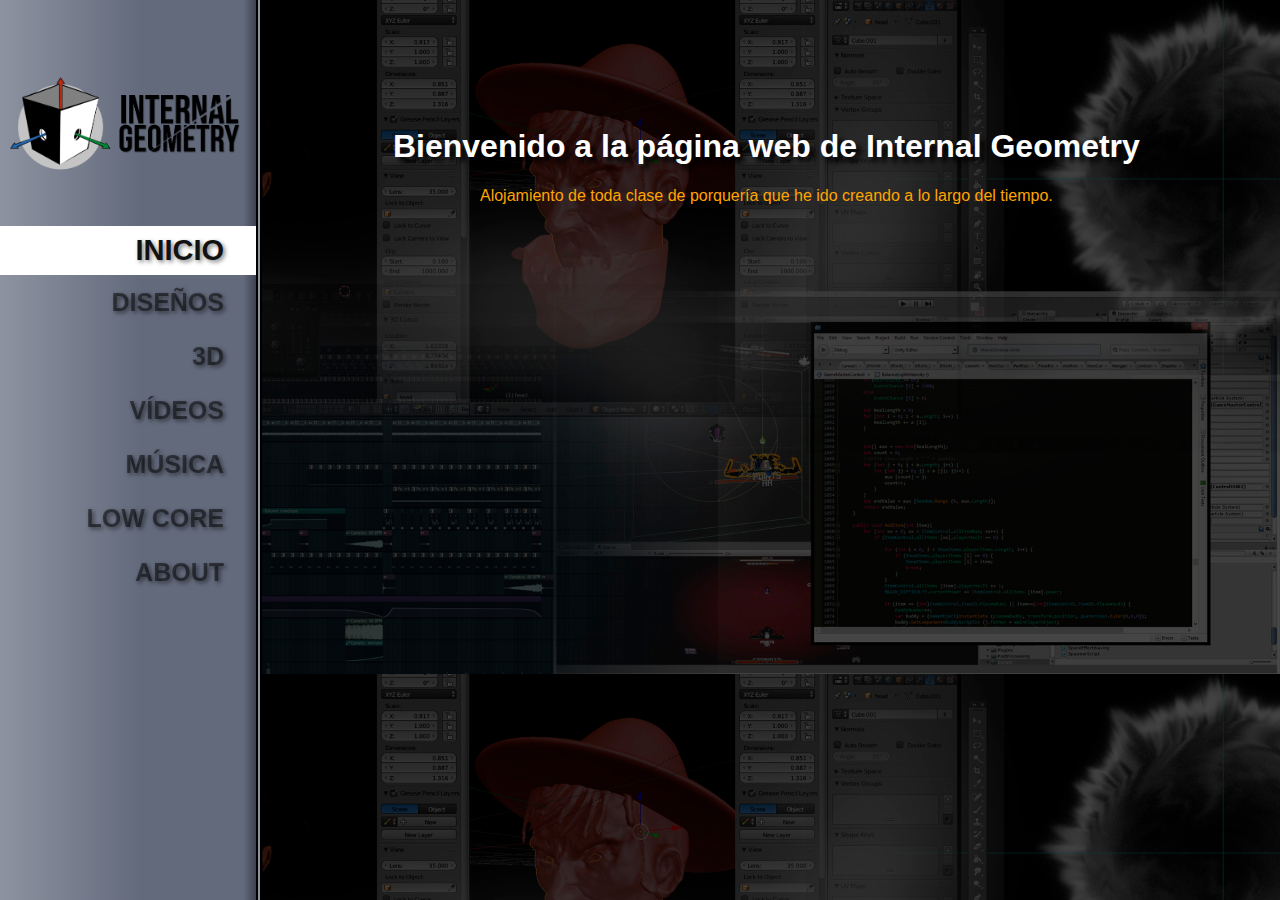
<file: index.html>
<!DOCTYPE html>
  <html lang = "es">
    <head>
      <meta charset="utf-8">
      <title>Internal Geometry</title>
      <link rel = "stylesheet" href = "style.css">
      <link rel="shortcut icon" type="image/x-icon" href="favicon.ico">

      <style>
        body{
          background-image: url("IMG/background3.jpg");
          background-size: cover;
          background-color: #cccccc;
        }
        #main{
          color: white;
        }
      </style>
    </head>

    <body>
      <input>
      <div id="barraNavegacion" class="barra">
        <img src = "IMG/logo.png" width = 100%> <br> <br> <br>
        <a id="select" href="index.html">INICIO</a><br><br><br>
        <a href="HTML/designs.html">DISEÑOS</a><br><br><br>
        <a href="HTML/3d.html">3D</a><br><br><br>
        <a href="HTML/videos.html">VÍDEOS</a><br><br><br>
        <a href="HTML/music.html">MÚSICA</a> <br><br><br>
        <a href="HTML/lowcore.html">LOW CORE</a><br><br><br>
        <a href="HTML/about.html">ABOUT</a >
      </div>

      <div id="inicio">
        <h1 align>Bienvenido a la página web de Internal Geometry</h1>
        <p>Alojamiento de toda clase de porquería que he ido creando a lo largo del tiempo.</p>
      </div>
    </body>
</html>
</file>
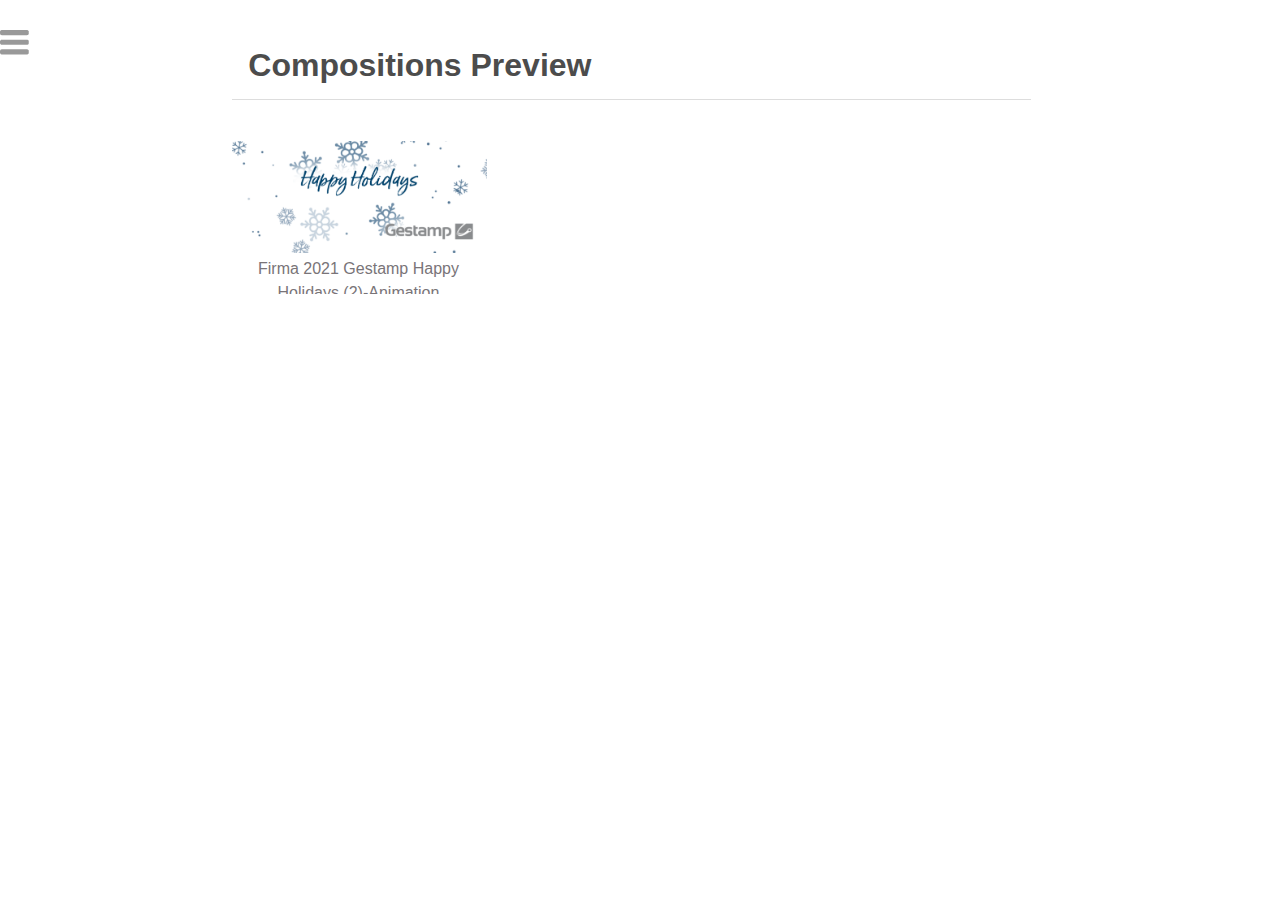
<file: HTML/gestamp2.html>
<!DOCTYPE html>

<!--Generated using aw_PreviewGenerator http://videohive.net/item/aw_previewgenerator/14081377 --><html class="no-js" lang="en"><head><meta http-equiv="Content-Type" content="text/html; charset=utf-8">	<meta charset="utf-8">  <meta name="viewport" content="width=device-width">  <title>Animacion Firma Christmas Gestamp (2) preview</title> 
        <style>
        html {font-family: sans-serif; -ms-text-size-adjust: 100%; -webkit-text-size-adjust: 100%;}
body {font-family: Arial, Helvetica, sans-serif;padding: 0;margin: 0; background: #FFFFFF;}
h2 {font-size: 32px; margin: 0 0 15px 2%; color: #4C4C4C;}
p {font-size: 16px; font-weight: normal; line-height: 1.5; color: #797478; margin: 0 0 0 0; height: 20px;}
img {max-width: 101%;}
hr {display: block; -webkit-margin-before: 0.5em; -webkit-margin-after: 0.5em; -webkit-margin-start: auto; -webkit-margin-end: auto; border-style: inset; border: solid #dddddd; border-width: 1px 0 0;}
	
#sidebar{ z-index: 999; position: fixed;}
.container { width: 65%; margin: 30px auto; overflow: hidden;}
   #sidebar input#slide {display: none;}
#sidebar input#slide:checked~label.open {color: #bdc3c7;}
#sidebar #menu a span, #sidebar label {-webkit-transition: all .2s ease-in-out;-moz-transition: all .2s ease-in-out;-ms-transition: all .2s ease-in-out;-o-transition: all .2s ease-in-out;}
#sidebar #menu {position: absolute;top: 100px;}
#sidebar input#slide:checked~#menu a {left: 0;}
#sidebar #menu a {display: block; position: relative; width: auto; left: -110%; text-decoration: none;	background-color: rgba(255, 255, 255, 0.16); clear: both; white-space: nowrap; -webkit-backface-visibility: hidden;    -webkit-transform: translate3d(0,0,0); -webkit-transition: left .4s cubic-bezier(.45,.25,.01,.92); -moz-transition: left .4s cubic-bezier(.45,.25,.01,.92);  -ms-transition: left .4s cubic-bezier(.45,.25,.01,.92);    -o-transition: left .4s cubic-bezier(.45,.25,.01,.92);}
#sidebar #menu a div.icon { width: 40px;text-align: center;	background: #5485C9;color: #345E99;}
#sidebar #menu a div.title { font-family: sans-serif; padding: 0 20px; color: #345E99;}
#sidebar #menu a.active div.title, #sidebar #menu a div.title:hover { display: block; color: #ecf0f1; background: #5485C9;}
#sidebar #menu a div.title, #sidebar #menu a div.icon {vertical-align: top; height: 45px; line-height: 45px; display: inline-block; font-size: 14px;}

.large-12.columns{width: 96%; text-align: left;}
.columns {width: 30.33%; margin:  2% 2% 2% 1%;float: left;text-align: center;}

@media screen and (max-width: 1240px){.container {width: 80%; margin: 30px auto;}.columns {width:20%;}}
@media screen and (max-width : 940px){.container {width: 85%; margin: 30px auto;}.columns {width:29.33333%;}}
@media screen and (max-width : 720px){.container {width: 90%; margin: 20px auto;}.columns {width: 46%;}}
@media screen and (max-width : 530px){.container {width: 95%; margin: 20px auto;}.columns {width: 96%;}}
@media screen and (max-width : 320px){.container {width: 100%; margin: 10px auto;}.columns {width: 96%;}}

</style>

</head>
<body>

        <nav id="sidebar">
                   <input id="slide" name="slide" type="checkbox">
                <label for="slide" class="icon open">
                <img src="[data-uri]" alt="Show/Hide menu">
            </label>
           <div id="menu">
    <a href="# Compositions Preview">
                        <div class="title"> Compositions Preview</div>
                    </a>
                    </div></nav>
<div class="container">  

    
    <div class="row">
    <div class="large-12 columns">
            <div class="section" id=" Compositions Preview">
           <h2> Compositions Preview</h2> 
            <hr>
            </div>
        </div> 
    </div>
    
        <div class="row">
                    <div class="large-4 columns">
                        <img src="./Firma%202021%20Gestamp%20Happy%20Holidays%20(2)-Animation.gif">
                        <p align="center">Firma 2021 Gestamp Happy Holidays (2)-Animation</p> 
                   </div>

            </div>
</div>
</body>
</html>
</file>
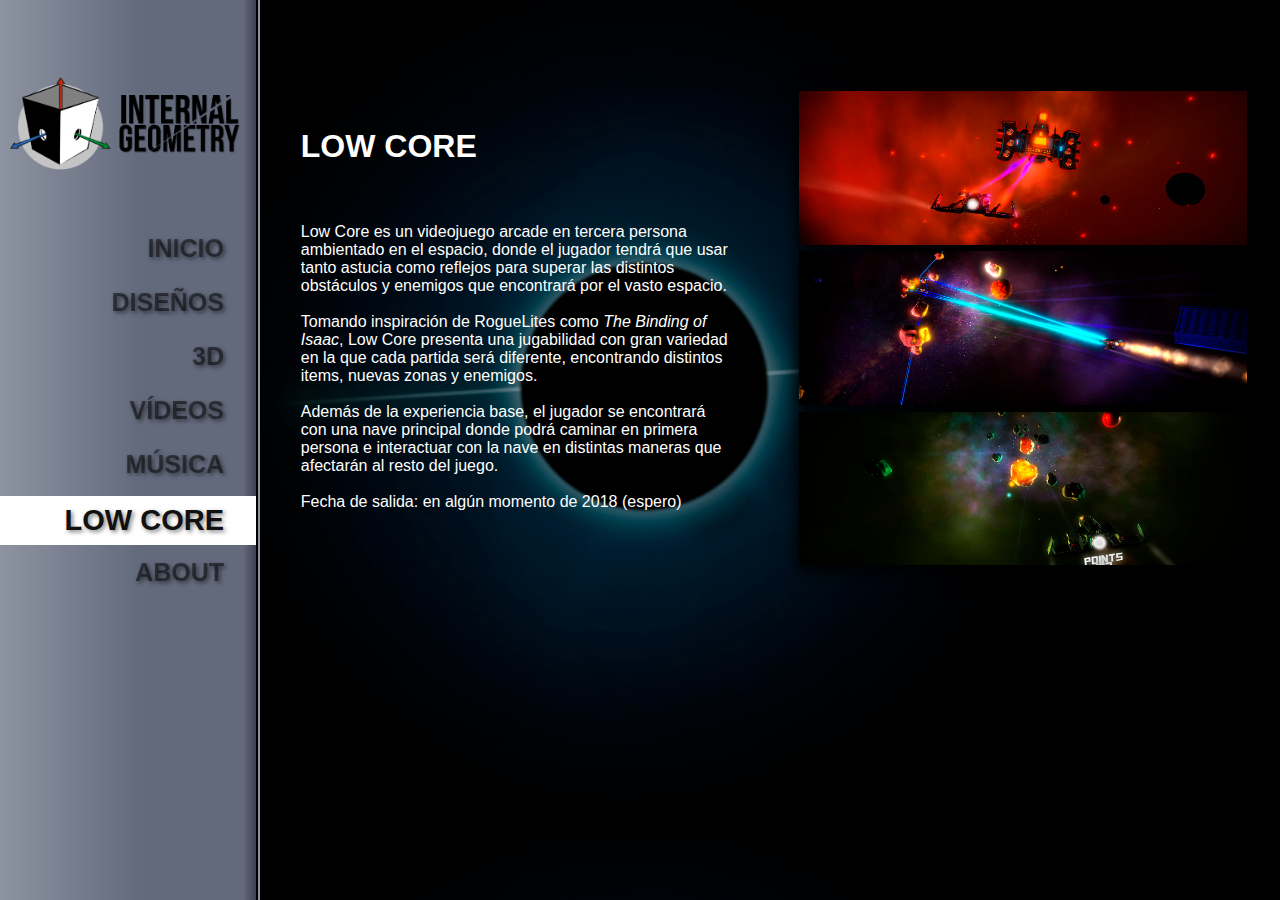
<file: HTML/lowcore.html>
<!DOCTYPE html>
  <html lang = "es">
    <head>
      <meta charset="utf-8">
      <title>Internal Geometry</title>
      <link rel = "stylesheet" href = "../style.css">
      <link rel="shortcut icon" href="../favicon.ico"/>
      <style>
        body{
          background-image: url("../IMG/background2.jpg");
          background-size: cover;
          background-color: #cccccc;
        }
        #main{
          color: white;
        }
      </style>

    </head>


    <body>
      <input>
      <div id="barraNavegacion" class="barra">
        <img src = "../IMG/logo.png" width = 100%> <br> <br> <br>
        <a href="../index.html">INICIO</a><br><br><br>
        <a href="designs.html">DISEÑOS</a><br><br><br>
        <a href="3d.html">3D</a><br><br><br>
        <a href="videos.html">VÍDEOS</a><br><br><br>
        <a href="music.html">MÚSICA</a> <br><br><br>
        <a id = "select" href="lowcore.html">LOW CORE</a><br><br><br>
        <a href="about.html">ABOUT</a>
      </div>

      <div id="main">
        <h1>LOW CORE</h1><br><br>
        Low Core es un videojuego arcade en tercera persona ambientado en el espacio, donde el jugador tendrá que usar tanto astucia como reflejos para superar
        las distintos obstáculos y enemigos que encontrará por el vasto espacio.<br><br>

        Tomando inspiración de RogueLites como <i>The Binding of Isaac</i>, Low Core presenta una jugabilidad con gran variedad en la que cada partida será diferente,
        encontrando distintos items, nuevas zonas y enemigos.<br><br>
        Además de la experiencia base, el jugador se encontrará con una nave principal donde podrá caminar en primera persona e interactuar con la nave en distintas
        maneras que afectarán al resto del juego.<br><br>

        Fecha de salida: en algún momento de 2018 (espero)
      </div>

      <div class="barraimagenes">
        <img class = "image2" src="../IMG/lowcore/lowcore01.png">
        <img class = "image2" src="../IMG/lowcore/lowcore07.png">
        <img class = "image2" src="../IMG/lowcore/lowcore05.jpg">
      </div>
    </body>
</html>
</file>
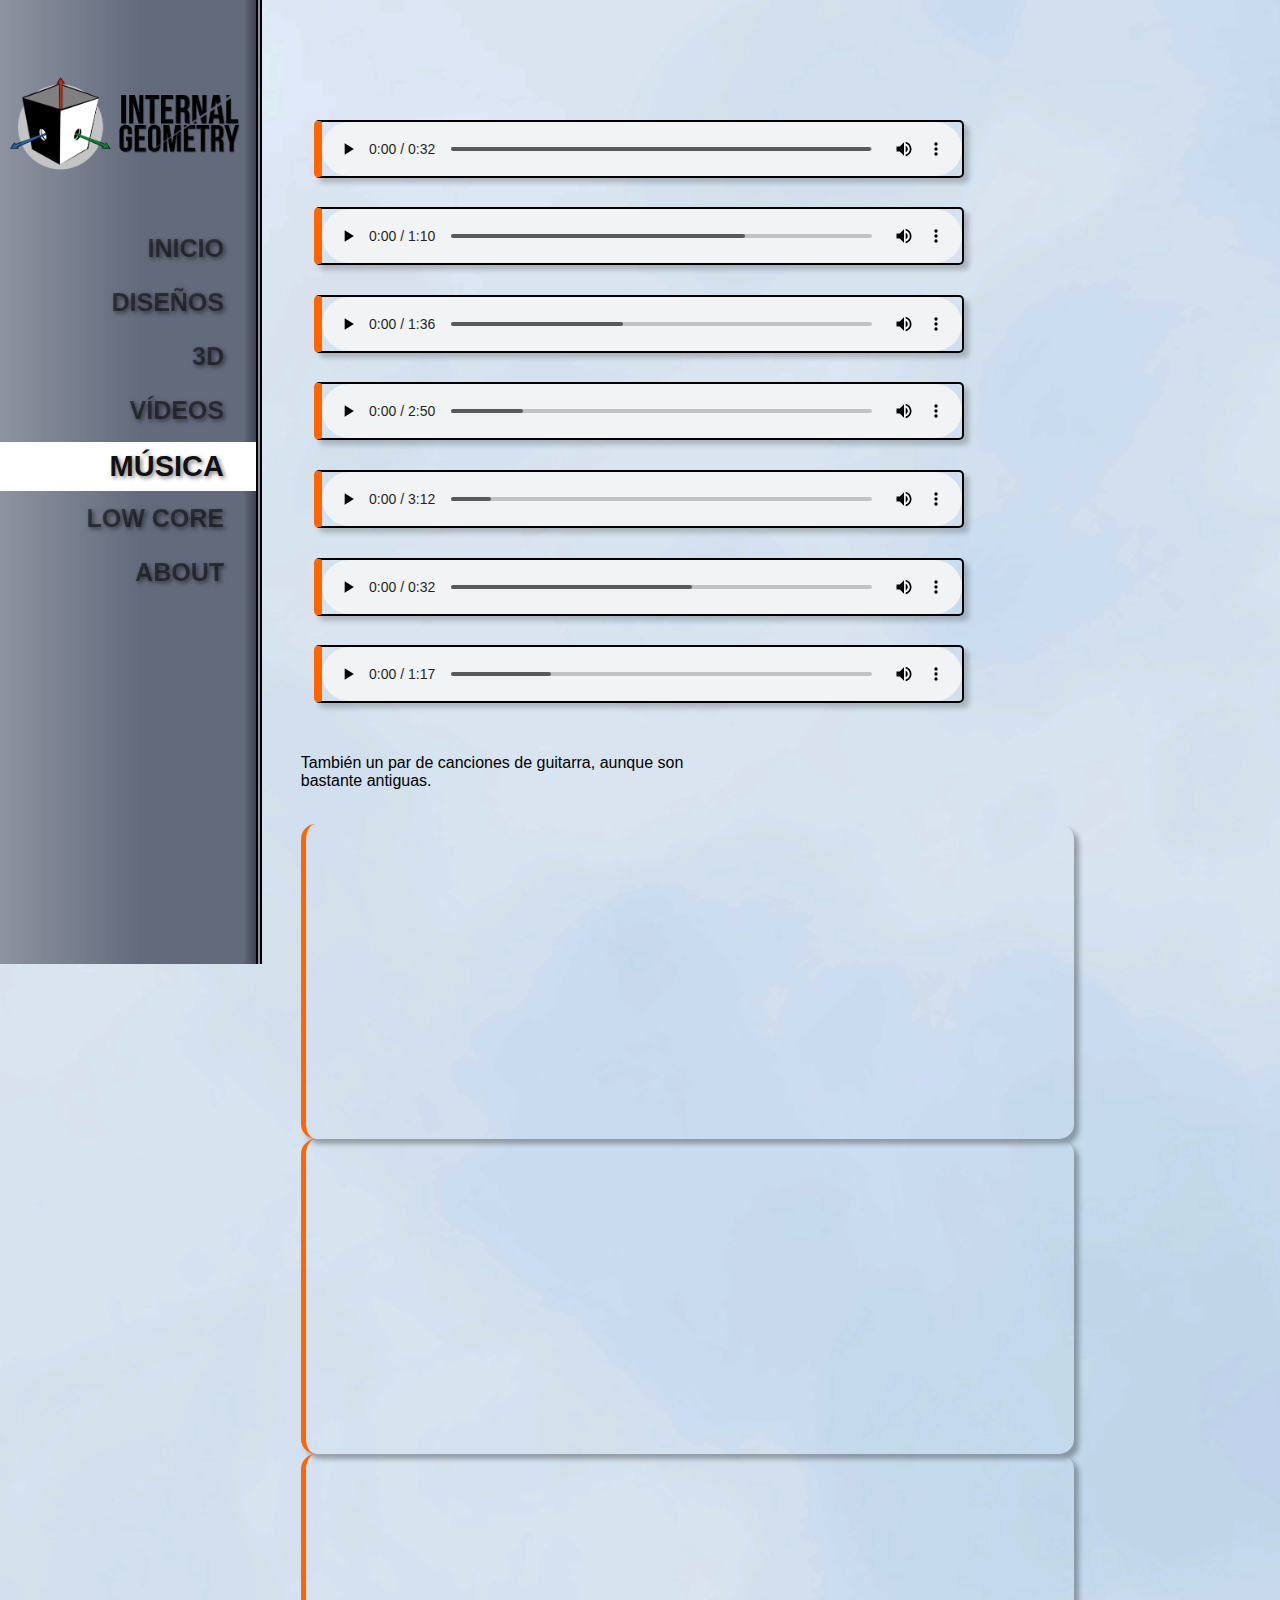
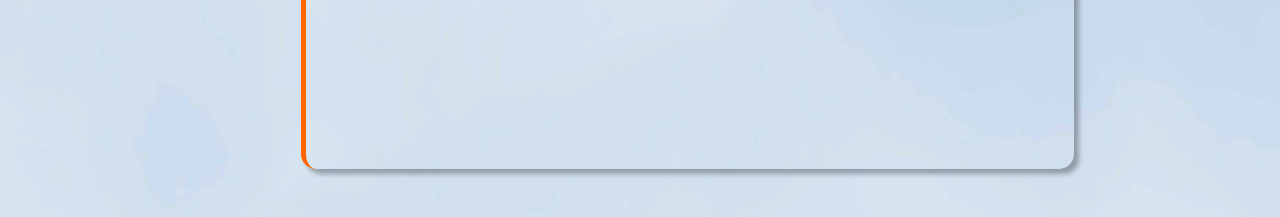
<file: HTML/music.html>
<!DOCTYPE html>
  <html lang = "es">
    <head>
      <meta charset="utf-8">
      <title>Internal Geometry</title>
      <link rel = "stylesheet" href = "../style.css">
      <link rel="shortcut icon" href="../favicon.ico"/>
    </head>


    <body>
      <input>
      <div id="barraNavegacion" class="barra">
        <img src = "../IMG/logo.png" width = 100%> <br> <br> <br>
        <a href="../index.html">INICIO</a><br><br><br>
        <a href="designs.html">DISEÑOS</a><br><br><br>
        <a href="3d.html">3D</a><br><br><br>
        <a href="videos.html">VÍDEOS</a><br><br><br>
        <a id = "select" href="music.html">MÚSICA</a> <br><br><br>
        <a href="lowcore.html">LOW CORE</a><br><br><br>
        <a href="about.html">ABOUT</a>
      </div>

      <div id="main">
        <div class="mymusic">
        <audio controls>
          <source  src="../MEDIA/Italia.mp3" type="audio/mp3">
        </audio>
        <br>
        <audio controls>
          <source src="../MEDIA/mistery.mp3" type="audio/mp3">
        </audio>
        <br>
        <audio controls>
          <source src="../MEDIA/mafia.mp3" type="audio/mp3">
        </audio>
        <br>
        <audio controls>
          <source src="../MEDIA/dance.mp3" type="audio/mp3">
        </audio>
        <br>
        <audio controls>
          <source src="../MEDIA/yann.mp3" type="audio/mp3">
        </audio>
        <audio controls>
          <source src="../MEDIA/paranoia.mp3" type="audio/mp3">
        </audio>
        <audio controls>
          <source src="../MEDIA/step.mp3" type="audio/mp3">
        </audio>
      </div>
      <br>
      <p>También un par de canciones de guitarra, aunque son bastante antiguas.</p> <br>
      <iframe id="ytvideo"  src="https://www.youtube.com/embed/qaJY-T9-fYE" frameborder="0" gesture="media" allow="encrypted-media" allowfullscreen></iframe>

      <iframe id="ytvideo" src="https://www.youtube.com/embed/kOdBSxqmU_s" frameborder="0" gesture="media" allow="encrypted-media" allowfullscreen></iframe>

      <iframe id="ytvideo"  src="https://www.youtube.com/embed/cJkzMSeIXO4" frameborder="0" gesture="media" allow="encrypted-media" allowfullscreen></iframe>
      </div>
    </body>
</html>
</file>
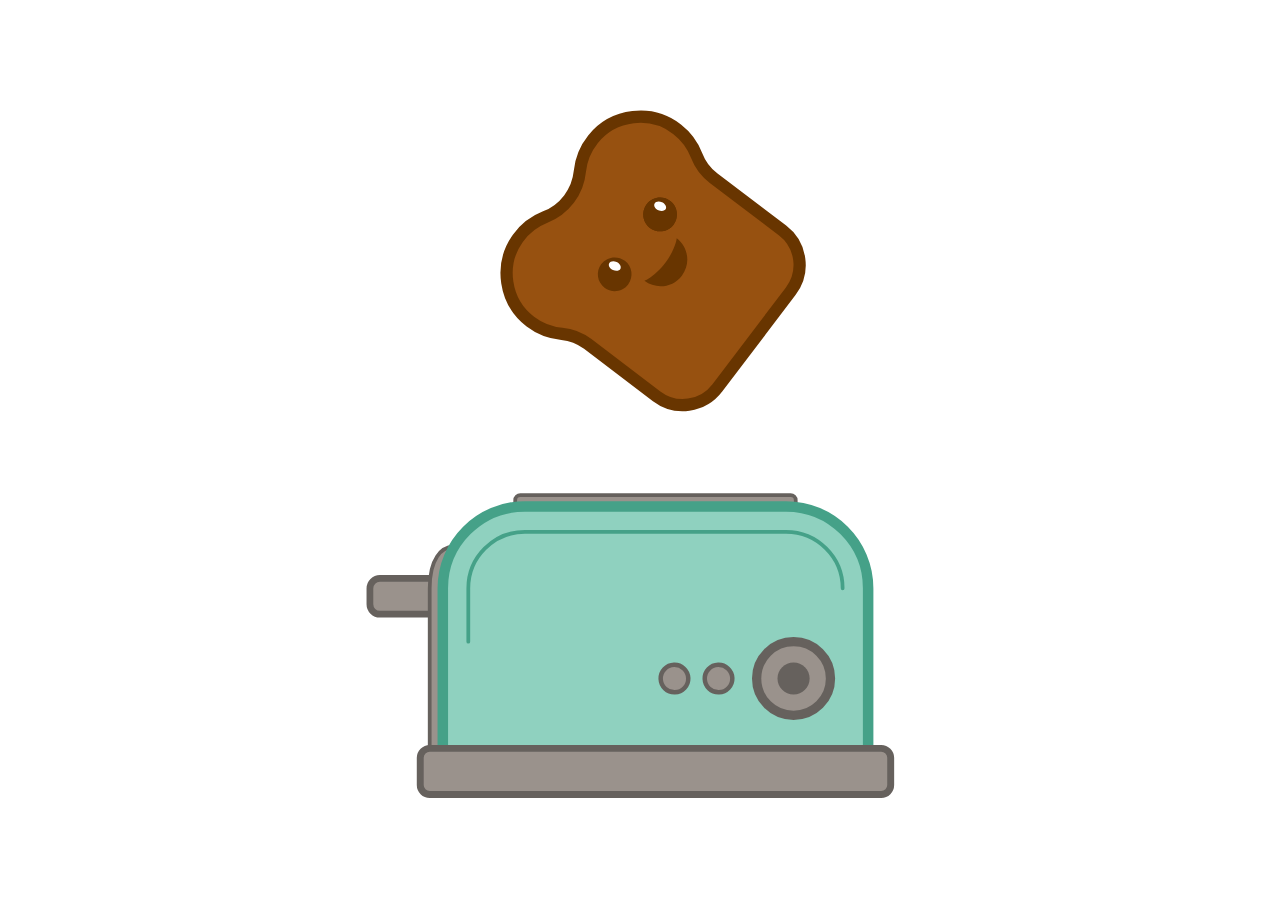
<file: HTML/test.html>
<html xmlns="http://www.w3.org/1999/xhtml">
<meta charset="UTF-8">
<head>
    <style>
        body{
            background-color:#ffffff;
            margin: 0px;
            height: 100%;
            overflow: hidden;
        }
        #lottie{
            background-color:#ffffff;
            width:100%;
            height:100%;
            display:block;
            overflow: hidden;
            transform: translate3d(0,0,0);
            text-align: center;
            opacity: 1;
        }

    </style>
</head>
<body>
<!-- build:scripto --><script>(typeof navigator !== "undefined") && (function(root, factory) {
    if (typeof define === "function" && define.amd) {
        define(function() {
            return factory(root);
        });
    } else if (typeof module === "object" && module.exports) {
        module.exports = factory(root);
    } else {
        root.lottie = factory(root);
        root.bodymovin = root.lottie;
    }
}((window || {}), function(window) {
	"use strict";var svgNS="http://www.w3.org/2000/svg",locationHref="",initialDefaultFrame=-999999,_useWebWorker=!1,subframeEnabled=!0,idPrefix="",expressionsPlugin,isSafari=/^((?!chrome|android).)*safari/i.test(navigator.userAgent),cachedColors={},bmRnd,bmPow=Math.pow,bmSqrt=Math.sqrt,bmFloor=Math.floor,bmMax=Math.max,bmMin=Math.min,BMMath={};function ProjectInterface(){return{}}!function(){var t,e=["abs","acos","acosh","asin","asinh","atan","atanh","atan2","ceil","cbrt","expm1","clz32","cos","cosh","exp","floor","fround","hypot","imul","log","log1p","log2","log10","max","min","pow","random","round","sign","sin","sinh","sqrt","tan","tanh","trunc","E","LN10","LN2","LOG10E","LOG2E","PI","SQRT1_2","SQRT2"],r=e.length;for(t=0;t<r;t+=1)BMMath[e[t]]=Math[e[t]]}(),BMMath.random=Math.random,BMMath.abs=function(t){if("object"===typeof t&&t.length){var e,r=createSizedArray(t.length),i=t.length;for(e=0;e<i;e+=1)r[e]=Math.abs(t[e]);return r}return Math.abs(t)};var defaultCurveSegments=150,degToRads=Math.PI/180,roundCorner=.5519;function roundValues(t){bmRnd=t?Math.round:function(t){return t}}function styleDiv(t){t.style.position="absolute",t.style.top=0,t.style.left=0,t.style.display="block",t.style.transformOrigin="0 0",t.style.webkitTransformOrigin="0 0",t.style.backfaceVisibility="visible",t.style.webkitBackfaceVisibility="visible",t.style.transformStyle="preserve-3d",t.style.webkitTransformStyle="preserve-3d",t.style.mozTransformStyle="preserve-3d"}function BMEnterFrameEvent(t,e,r,i){this.type=t,this.currentTime=e,this.totalTime=r,this.direction=i<0?-1:1}function BMCompleteEvent(t,e){this.type=t,this.direction=e<0?-1:1}function BMCompleteLoopEvent(t,e,r,i){this.type=t,this.currentLoop=r,this.totalLoops=e,this.direction=i<0?-1:1}function BMSegmentStartEvent(t,e,r){this.type=t,this.firstFrame=e,this.totalFrames=r}function BMDestroyEvent(t,e){this.type=t,this.target=e}function BMRenderFrameErrorEvent(t,e){this.type="renderFrameError",this.nativeError=t,this.currentTime=e}function BMConfigErrorEvent(t){this.type="configError",this.nativeError=t}function BMAnimationConfigErrorEvent(t,e){this.type=t,this.nativeError=e}roundValues(!1);var createElementID=(F=0,function(){return idPrefix+"__lottie_element_"+(F+=1)}),F;function HSVtoRGB(t,e,r){var i,s,a,n,o,h,l,p;switch(h=r*(1-e),l=r*(1-(o=6*t-(n=Math.floor(6*t)))*e),p=r*(1-(1-o)*e),n%6){case 0:i=r,s=p,a=h;break;case 1:i=l,s=r,a=h;break;case 2:i=h,s=r,a=p;break;case 3:i=h,s=l,a=r;break;case 4:i=p,s=h,a=r;break;case 5:i=r,s=h,a=l}return[i,s,a]}function RGBtoHSV(t,e,r){var i,s=Math.max(t,e,r),a=Math.min(t,e,r),n=s-a,o=0===s?0:n/s,h=s/255;switch(s){case a:i=0;break;case t:i=e-r+n*(e<r?6:0),i/=6*n;break;case e:i=r-t+2*n,i/=6*n;break;case r:i=t-e+4*n,i/=6*n}return[i,o,h]}function addSaturationToRGB(t,e){var r=RGBtoHSV(255*t[0],255*t[1],255*t[2]);return r[1]+=e,1<r[1]?r[1]=1:r[1]<=0&&(r[1]=0),HSVtoRGB(r[0],r[1],r[2])}function addBrightnessToRGB(t,e){var r=RGBtoHSV(255*t[0],255*t[1],255*t[2]);return r[2]+=e,1<r[2]?r[2]=1:r[2]<0&&(r[2]=0),HSVtoRGB(r[0],r[1],r[2])}function addHueToRGB(t,e){var r=RGBtoHSV(255*t[0],255*t[1],255*t[2]);return r[0]+=e/360,1<r[0]?r[0]-=1:r[0]<0&&(r[0]+=1),HSVtoRGB(r[0],r[1],r[2])}var rgbToHex=function(){var t,e,i=[];for(t=0;t<256;t+=1)e=t.toString(16),i[t]=1===e.length?"0"+e:e;return function(t,e,r){return t<0&&(t=0),e<0&&(e=0),r<0&&(r=0),"#"+i[t]+i[e]+i[r]}}();function BaseEvent(){}BaseEvent.prototype={triggerEvent:function(t,e){if(this._cbs[t])for(var r=this._cbs[t],i=0;i<r.length;i+=1)r[i](e)},addEventListener:function(t,e){return this._cbs[t]||(this._cbs[t]=[]),this._cbs[t].push(e),function(){this.removeEventListener(t,e)}.bind(this)},removeEventListener:function(t,e){if(e){if(this._cbs[t]){for(var r=0,i=this._cbs[t].length;r<i;)this._cbs[t][r]===e&&(this._cbs[t].splice(r,1),r-=1,i-=1),r+=1;this._cbs[t].length||(this._cbs[t]=null)}}else this._cbs[t]=null}};var createTypedArray=function(){function r(t,e){var r,i=0,s=[];switch(t){case"int16":case"uint8c":r=1;break;default:r=1.1}for(i=0;i<e;i+=1)s.push(r);return s}return"function"==typeof Uint8ClampedArray&&"function"==typeof Float32Array?function(t,e){return"float32"===t?new Float32Array(e):"int16"===t?new Int16Array(e):"uint8c"===t?new Uint8ClampedArray(e):r(t,e)}:r}();function createSizedArray(t){return Array.apply(null,{length:t})}function createNS(t){return document.createElementNS(svgNS,t)}function createTag(t){return document.createElement(t)}function DynamicPropertyContainer(){}DynamicPropertyContainer.prototype={addDynamicProperty:function(t){-1===this.dynamicProperties.indexOf(t)&&(this.dynamicProperties.push(t),this.container.addDynamicProperty(this),this._isAnimated=!0)},iterateDynamicProperties:function(){var t;this._mdf=!1;var e=this.dynamicProperties.length;for(t=0;t<e;t+=1)this.dynamicProperties[t].getValue(),this.dynamicProperties[t]._mdf&&(this._mdf=!0)},initDynamicPropertyContainer:function(t){this.container=t,this.dynamicProperties=[],this._mdf=!1,this._isAnimated=!1}};var getBlendMode=(Oa={0:"source-over",1:"multiply",2:"screen",3:"overlay",4:"darken",5:"lighten",6:"color-dodge",7:"color-burn",8:"hard-light",9:"soft-light",10:"difference",11:"exclusion",12:"hue",13:"saturation",14:"color",15:"luminosity"},function(t){return Oa[t]||""}),Oa,lineCapEnum={1:"butt",2:"round",3:"square"},lineJoinEnum={1:"miter",2:"round",3:"bevel"},Matrix=function(){var s=Math.cos,a=Math.sin,n=Math.tan,i=Math.round;function t(){return this.props[0]=1,this.props[1]=0,this.props[2]=0,this.props[3]=0,this.props[4]=0,this.props[5]=1,this.props[6]=0,this.props[7]=0,this.props[8]=0,this.props[9]=0,this.props[10]=1,this.props[11]=0,this.props[12]=0,this.props[13]=0,this.props[14]=0,this.props[15]=1,this}function e(t){if(0===t)return this;var e=s(t),r=a(t);return this._t(e,-r,0,0,r,e,0,0,0,0,1,0,0,0,0,1)}function r(t){if(0===t)return this;var e=s(t),r=a(t);return this._t(1,0,0,0,0,e,-r,0,0,r,e,0,0,0,0,1)}function o(t){if(0===t)return this;var e=s(t),r=a(t);return this._t(e,0,r,0,0,1,0,0,-r,0,e,0,0,0,0,1)}function h(t){if(0===t)return this;var e=s(t),r=a(t);return this._t(e,-r,0,0,r,e,0,0,0,0,1,0,0,0,0,1)}function l(t,e){return this._t(1,e,t,1,0,0)}function p(t,e){return this.shear(n(t),n(e))}function m(t,e){var r=s(e),i=a(e);return this._t(r,i,0,0,-i,r,0,0,0,0,1,0,0,0,0,1)._t(1,0,0,0,n(t),1,0,0,0,0,1,0,0,0,0,1)._t(r,-i,0,0,i,r,0,0,0,0,1,0,0,0,0,1)}function f(t,e,r){return r||0===r||(r=1),1===t&&1===e&&1===r?this:this._t(t,0,0,0,0,e,0,0,0,0,r,0,0,0,0,1)}function c(t,e,r,i,s,a,n,o,h,l,p,m,f,c,d,u){return this.props[0]=t,this.props[1]=e,this.props[2]=r,this.props[3]=i,this.props[4]=s,this.props[5]=a,this.props[6]=n,this.props[7]=o,this.props[8]=h,this.props[9]=l,this.props[10]=p,this.props[11]=m,this.props[12]=f,this.props[13]=c,this.props[14]=d,this.props[15]=u,this}function d(t,e,r){return r=r||0,0!==t||0!==e||0!==r?this._t(1,0,0,0,0,1,0,0,0,0,1,0,t,e,r,1):this}function u(t,e,r,i,s,a,n,o,h,l,p,m,f,c,d,u){var y=this.props;if(1===t&&0===e&&0===r&&0===i&&0===s&&1===a&&0===n&&0===o&&0===h&&0===l&&1===p&&0===m)return y[12]=y[12]*t+y[15]*f,y[13]=y[13]*a+y[15]*c,y[14]=y[14]*p+y[15]*d,y[15]*=u,this._identityCalculated=!1,this;var g=y[0],v=y[1],b=y[2],P=y[3],E=y[4],x=y[5],S=y[6],C=y[7],A=y[8],_=y[9],T=y[10],k=y[11],D=y[12],M=y[13],F=y[14],w=y[15];return y[0]=g*t+v*s+b*h+P*f,y[1]=g*e+v*a+b*l+P*c,y[2]=g*r+v*n+b*p+P*d,y[3]=g*i+v*o+b*m+P*u,y[4]=E*t+x*s+S*h+C*f,y[5]=E*e+x*a+S*l+C*c,y[6]=E*r+x*n+S*p+C*d,y[7]=E*i+x*o+S*m+C*u,y[8]=A*t+_*s+T*h+k*f,y[9]=A*e+_*a+T*l+k*c,y[10]=A*r+_*n+T*p+k*d,y[11]=A*i+_*o+T*m+k*u,y[12]=D*t+M*s+F*h+w*f,y[13]=D*e+M*a+F*l+w*c,y[14]=D*r+M*n+F*p+w*d,y[15]=D*i+M*o+F*m+w*u,this._identityCalculated=!1,this}function y(){return this._identityCalculated||(this._identity=!(1!==this.props[0]||0!==this.props[1]||0!==this.props[2]||0!==this.props[3]||0!==this.props[4]||1!==this.props[5]||0!==this.props[6]||0!==this.props[7]||0!==this.props[8]||0!==this.props[9]||1!==this.props[10]||0!==this.props[11]||0!==this.props[12]||0!==this.props[13]||0!==this.props[14]||1!==this.props[15]),this._identityCalculated=!0),this._identity}function g(t){for(var e=0;e<16;){if(t.props[e]!==this.props[e])return!1;e+=1}return!0}function v(t){var e;for(e=0;e<16;e+=1)t.props[e]=this.props[e];return t}function b(t){var e;for(e=0;e<16;e+=1)this.props[e]=t[e]}function P(t,e,r){return{x:t*this.props[0]+e*this.props[4]+r*this.props[8]+this.props[12],y:t*this.props[1]+e*this.props[5]+r*this.props[9]+this.props[13],z:t*this.props[2]+e*this.props[6]+r*this.props[10]+this.props[14]}}function E(t,e,r){return t*this.props[0]+e*this.props[4]+r*this.props[8]+this.props[12]}function x(t,e,r){return t*this.props[1]+e*this.props[5]+r*this.props[9]+this.props[13]}function S(t,e,r){return t*this.props[2]+e*this.props[6]+r*this.props[10]+this.props[14]}function C(){var t=this.props[0]*this.props[5]-this.props[1]*this.props[4],e=this.props[5]/t,r=-this.props[1]/t,i=-this.props[4]/t,s=this.props[0]/t,a=(this.props[4]*this.props[13]-this.props[5]*this.props[12])/t,n=-(this.props[0]*this.props[13]-this.props[1]*this.props[12])/t,o=new Matrix;return o.props[0]=e,o.props[1]=r,o.props[4]=i,o.props[5]=s,o.props[12]=a,o.props[13]=n,o}function A(t){return this.getInverseMatrix().applyToPointArray(t[0],t[1],t[2]||0)}function _(t){var e,r=t.length,i=[];for(e=0;e<r;e+=1)i[e]=A(t[e]);return i}function T(t,e,r){var i=createTypedArray("float32",6);if(this.isIdentity())i[0]=t[0],i[1]=t[1],i[2]=e[0],i[3]=e[1],i[4]=r[0],i[5]=r[1];else{var s=this.props[0],a=this.props[1],n=this.props[4],o=this.props[5],h=this.props[12],l=this.props[13];i[0]=t[0]*s+t[1]*n+h,i[1]=t[0]*a+t[1]*o+l,i[2]=e[0]*s+e[1]*n+h,i[3]=e[0]*a+e[1]*o+l,i[4]=r[0]*s+r[1]*n+h,i[5]=r[0]*a+r[1]*o+l}return i}function k(t,e,r){return this.isIdentity()?[t,e,r]:[t*this.props[0]+e*this.props[4]+r*this.props[8]+this.props[12],t*this.props[1]+e*this.props[5]+r*this.props[9]+this.props[13],t*this.props[2]+e*this.props[6]+r*this.props[10]+this.props[14]]}function D(t,e){if(this.isIdentity())return t+","+e;var r=this.props;return Math.round(100*(t*r[0]+e*r[4]+r[12]))/100+","+Math.round(100*(t*r[1]+e*r[5]+r[13]))/100}function M(){for(var t=0,e=this.props,r="matrix3d(";t<16;)r+=i(1e4*e[t])/1e4,r+=15===t?")":",",t+=1;return r}function F(t){return t<1e-6&&0<t||-1e-6<t&&t<0?i(1e4*t)/1e4:t}function w(){var t=this.props;return"matrix("+F(t[0])+","+F(t[1])+","+F(t[4])+","+F(t[5])+","+F(t[12])+","+F(t[13])+")"}return function(){this.reset=t,this.rotate=e,this.rotateX=r,this.rotateY=o,this.rotateZ=h,this.skew=p,this.skewFromAxis=m,this.shear=l,this.scale=f,this.setTransform=c,this.translate=d,this.transform=u,this.applyToPoint=P,this.applyToX=E,this.applyToY=x,this.applyToZ=S,this.applyToPointArray=k,this.applyToTriplePoints=T,this.applyToPointStringified=D,this.toCSS=M,this.to2dCSS=w,this.clone=v,this.cloneFromProps=b,this.equals=g,this.inversePoints=_,this.inversePoint=A,this.getInverseMatrix=C,this._t=this.transform,this.isIdentity=y,this._identity=!0,this._identityCalculated=!1,this.props=createTypedArray("float32",16),this.reset()}}();!function(o,h){var l,p=this,m=256,f=6,c="random",d=h.pow(m,f),u=h.pow(2,52),y=2*u,g=m-1;function v(t){var e,r=t.length,n=this,i=0,s=n.i=n.j=0,a=n.S=[];for(r||(t=[r++]);i<m;)a[i]=i++;for(i=0;i<m;i++)a[i]=a[s=g&s+t[i%r]+(e=a[i])],a[s]=e;n.g=function(t){for(var e,r=0,i=n.i,s=n.j,a=n.S;t--;)e=a[i=g&i+1],r=r*m+a[g&(a[i]=a[s=g&s+e])+(a[s]=e)];return n.i=i,n.j=s,r}}function b(t,e){return e.i=t.i,e.j=t.j,e.S=t.S.slice(),e}function P(t,e){for(var r,i=t+"",s=0;s<i.length;)e[g&s]=g&(r^=19*e[g&s])+i.charCodeAt(s++);return E(e)}function E(t){return String.fromCharCode.apply(0,t)}h["seed"+c]=function(t,e,r){var i=[],s=P(function t(e,r){var i,s=[],a=typeof e;if(r&&"object"==a)for(i in e)try{s.push(t(e[i],r-1))}catch(t){}return s.length?s:"string"==a?e:e+"\0"}((e=!0===e?{entropy:!0}:e||{}).entropy?[t,E(o)]:null===t?function(){try{if(l)return E(l.randomBytes(m));var t=new Uint8Array(m);return(p.crypto||p.msCrypto).getRandomValues(t),E(t)}catch(t){var e=p.navigator,r=e&&e.plugins;return[+new Date,p,r,p.screen,E(o)]}}():t,3),i),a=new v(i),n=function(){for(var t=a.g(f),e=d,r=0;t<u;)t=(t+r)*m,e*=m,r=a.g(1);for(;y<=t;)t/=2,e/=2,r>>>=1;return(t+r)/e};return n.int32=function(){return 0|a.g(4)},n.quick=function(){return a.g(4)/4294967296},n.double=n,P(E(a.S),o),(e.pass||r||function(t,e,r,i){return i&&(i.S&&b(i,a),t.state=function(){return b(a,{})}),r?(h[c]=t,e):t})(n,s,"global"in e?e.global:this==h,e.state)},P(h.random(),o)}([],BMMath);var BezierFactory=function(){var t={getBezierEasing:function(t,e,r,i,s){var a=s||("bez_"+t+"_"+e+"_"+r+"_"+i).replace(/\./g,"p");if(o[a])return o[a];var n=new h([t,e,r,i]);return o[a]=n}},o={};var l=11,p=1/(l-1),e="function"==typeof Float32Array;function i(t,e){return 1-3*e+3*t}function s(t,e){return 3*e-6*t}function a(t){return 3*t}function m(t,e,r){return((i(e,r)*t+s(e,r))*t+a(e))*t}function f(t,e,r){return 3*i(e,r)*t*t+2*s(e,r)*t+a(e)}function h(t){this._p=t,this._mSampleValues=e?new Float32Array(l):new Array(l),this._precomputed=!1,this.get=this.get.bind(this)}return h.prototype={get:function(t){var e=this._p[0],r=this._p[1],i=this._p[2],s=this._p[3];return this._precomputed||this._precompute(),e===r&&i===s?t:0===t?0:1===t?1:m(this._getTForX(t),r,s)},_precompute:function(){var t=this._p[0],e=this._p[1],r=this._p[2],i=this._p[3];this._precomputed=!0,t===e&&r===i||this._calcSampleValues()},_calcSampleValues:function(){for(var t=this._p[0],e=this._p[2],r=0;r<l;++r)this._mSampleValues[r]=m(r*p,t,e)},_getTForX:function(t){for(var e=this._p[0],r=this._p[2],i=this._mSampleValues,s=0,a=1,n=l-1;a!==n&&i[a]<=t;++a)s+=p;var o=s+(t-i[--a])/(i[a+1]-i[a])*p,h=f(o,e,r);return.001<=h?function(t,e,r,i){for(var s=0;s<4;++s){var a=f(e,r,i);if(0===a)return e;e-=(m(e,r,i)-t)/a}return e}(t,o,e,r):0===h?o:function(t,e,r,i,s){for(var a,n,o=0;0<(a=m(n=e+(r-e)/2,i,s)-t)?r=n:e=n,1e-7<Math.abs(a)&&++o<10;);return n}(t,s,s+p,e,r)}},t}();function extendPrototype(t,e){var r,i,s=t.length;for(r=0;r<s;r+=1)for(var a in i=t[r].prototype)Object.prototype.hasOwnProperty.call(i,a)&&(e.prototype[a]=i[a])}function getDescriptor(t,e){return Object.getOwnPropertyDescriptor(t,e)}function createProxyFunction(t){function e(){}return e.prototype=t,e}function bezFunction(){var D=Math;function y(t,e,r,i,s,a){var n=t*i+e*s+r*a-s*i-a*t-r*e;return-.001<n&&n<.001}var p=function(t,e,r,i){var s,a,n,o,h,l,p=defaultCurveSegments,m=0,f=[],c=[],d=bezierLengthPool.newElement();for(n=r.length,s=0;s<p;s+=1){for(h=s/(p-1),a=l=0;a<n;a+=1)o=bmPow(1-h,3)*t[a]+3*bmPow(1-h,2)*h*r[a]+3*(1-h)*bmPow(h,2)*i[a]+bmPow(h,3)*e[a],f[a]=o,null!==c[a]&&(l+=bmPow(f[a]-c[a],2)),c[a]=f[a];l&&(m+=l=bmSqrt(l)),d.percents[s]=h,d.lengths[s]=m}return d.addedLength=m,d};function g(t){this.segmentLength=0,this.points=new Array(t)}function v(t,e){this.partialLength=t,this.point=e}var b,t=(b={},function(t,e,r,i){var s=(t[0]+"_"+t[1]+"_"+e[0]+"_"+e[1]+"_"+r[0]+"_"+r[1]+"_"+i[0]+"_"+i[1]).replace(/\./g,"p");if(!b[s]){var a,n,o,h,l,p,m,f=defaultCurveSegments,c=0,d=null;2===t.length&&(t[0]!==e[0]||t[1]!==e[1])&&y(t[0],t[1],e[0],e[1],t[0]+r[0],t[1]+r[1])&&y(t[0],t[1],e[0],e[1],e[0]+i[0],e[1]+i[1])&&(f=2);var u=new g(f);for(o=r.length,a=0;a<f;a+=1){for(m=createSizedArray(o),l=a/(f-1),n=p=0;n<o;n+=1)h=bmPow(1-l,3)*t[n]+3*bmPow(1-l,2)*l*(t[n]+r[n])+3*(1-l)*bmPow(l,2)*(e[n]+i[n])+bmPow(l,3)*e[n],m[n]=h,null!==d&&(p+=bmPow(m[n]-d[n],2));c+=p=bmSqrt(p),u.points[a]=new v(p,m),d=m}u.segmentLength=c,b[s]=u}return b[s]});function M(t,e){var r=e.percents,i=e.lengths,s=r.length,a=bmFloor((s-1)*t),n=t*e.addedLength,o=0;if(a===s-1||0===a||n===i[a])return r[a];for(var h=i[a]>n?-1:1,l=!0;l;)if(i[a]<=n&&i[a+1]>n?(o=(n-i[a])/(i[a+1]-i[a]),l=!1):a+=h,a<0||s-1<=a){if(a===s-1)return r[a];l=!1}return r[a]+(r[a+1]-r[a])*o}var F=createTypedArray("float32",8);return{getSegmentsLength:function(t){var e,r=segmentsLengthPool.newElement(),i=t.c,s=t.v,a=t.o,n=t.i,o=t._length,h=r.lengths,l=0;for(e=0;e<o-1;e+=1)h[e]=p(s[e],s[e+1],a[e],n[e+1]),l+=h[e].addedLength;return i&&o&&(h[e]=p(s[e],s[0],a[e],n[0]),l+=h[e].addedLength),r.totalLength=l,r},getNewSegment:function(t,e,r,i,s,a,n){s<0?s=0:1<s&&(s=1);var o,h=M(s,n),l=M(a=1<a?1:a,n),p=t.length,m=1-h,f=1-l,c=m*m*m,d=h*m*m*3,u=h*h*m*3,y=h*h*h,g=m*m*f,v=h*m*f+m*h*f+m*m*l,b=h*h*f+m*h*l+h*m*l,P=h*h*l,E=m*f*f,x=h*f*f+m*l*f+m*f*l,S=h*l*f+m*l*l+h*f*l,C=h*l*l,A=f*f*f,_=l*f*f+f*l*f+f*f*l,T=l*l*f+f*l*l+l*f*l,k=l*l*l;for(o=0;o<p;o+=1)F[4*o]=D.round(1e3*(c*t[o]+d*r[o]+u*i[o]+y*e[o]))/1e3,F[4*o+1]=D.round(1e3*(g*t[o]+v*r[o]+b*i[o]+P*e[o]))/1e3,F[4*o+2]=D.round(1e3*(E*t[o]+x*r[o]+S*i[o]+C*e[o]))/1e3,F[4*o+3]=D.round(1e3*(A*t[o]+_*r[o]+T*i[o]+k*e[o]))/1e3;return F},getPointInSegment:function(t,e,r,i,s,a){var n=M(s,a),o=1-n;return[D.round(1e3*(o*o*o*t[0]+(n*o*o+o*n*o+o*o*n)*r[0]+(n*n*o+o*n*n+n*o*n)*i[0]+n*n*n*e[0]))/1e3,D.round(1e3*(o*o*o*t[1]+(n*o*o+o*n*o+o*o*n)*r[1]+(n*n*o+o*n*n+n*o*n)*i[1]+n*n*n*e[1]))/1e3]},buildBezierData:t,pointOnLine2D:y,pointOnLine3D:function(t,e,r,i,s,a,n,o,h){if(0===r&&0===a&&0===h)return y(t,e,i,s,n,o);var l,p=D.sqrt(D.pow(i-t,2)+D.pow(s-e,2)+D.pow(a-r,2)),m=D.sqrt(D.pow(n-t,2)+D.pow(o-e,2)+D.pow(h-r,2)),f=D.sqrt(D.pow(n-i,2)+D.pow(o-s,2)+D.pow(h-a,2));return-1e-4<(l=m<p?f<p?p-m-f:f-m-p:m<f?f-m-p:m-p-f)&&l<1e-4}}}!function(){for(var s=0,t=["ms","moz","webkit","o"],e=0;e<t.length&&!window.requestAnimationFrame;++e)window.requestAnimationFrame=window[t[e]+"RequestAnimationFrame"],window.cancelAnimationFrame=window[t[e]+"CancelAnimationFrame"]||window[t[e]+"CancelRequestAnimationFrame"];window.requestAnimationFrame||(window.requestAnimationFrame=function(t){var e=(new Date).getTime(),r=Math.max(0,16-(e-s)),i=setTimeout(function(){t(e+r)},r);return s=e+r,i}),window.cancelAnimationFrame||(window.cancelAnimationFrame=function(t){clearTimeout(t)})}();var bez=bezFunction(),dataManager=function(){var i,s,a=1,n=[],o={onmessage:function(){},postMessage:function(t){i({data:t})}},r={postMessage:function(t){o.onmessage({data:t})}};function h(){s||((s=function(t){if(window.Worker&&window.Blob&&_useWebWorker){var e=new Blob(["var _workerSelf = self; self.onmessage = ",t.toString()],{type:"text/javascript"}),r=URL.createObjectURL(e);return new Worker(r)}return i=t,o}(function(e){if(r.dataManager||(r.dataManager=function(){function m(t,e){var r,i,s,a,n,o,h,l=t.length;for(i=0;i<l;i+=1)if("ks"in(r=t[i])&&!r.completed){if(r.completed=!0,r.tt&&(t[i-1].td=r.tt),r.hasMask){var p=r.masksProperties;for(a=p.length,s=0;s<a;s+=1)if(p[s].pt.k.i)d(p[s].pt.k);else for(o=p[s].pt.k.length,n=0;n<o;n+=1)p[s].pt.k[n].s&&d(p[s].pt.k[n].s[0]),p[s].pt.k[n].e&&d(p[s].pt.k[n].e[0])}0===r.ty?(r.layers=f(r.refId,e),m(r.layers,e)):4===r.ty?c(r.shapes):5===r.ty&&(0!==(h=r).t.a.length||"m"in h.t.p||(h.singleShape=!0))}}function f(t,e){for(var r=0,i=e.length;r<i;){if(e[r].id===t)return e[r].layers.__used?JSON.parse(JSON.stringify(e[r].layers)):(e[r].layers.__used=!0,e[r].layers);r+=1}return null}function c(t){var e,r,i;for(e=t.length-1;0<=e;e-=1)if("sh"===t[e].ty)if(t[e].ks.k.i)d(t[e].ks.k);else for(i=t[e].ks.k.length,r=0;r<i;r+=1)t[e].ks.k[r].s&&d(t[e].ks.k[r].s[0]),t[e].ks.k[r].e&&d(t[e].ks.k[r].e[0]);else"gr"===t[e].ty&&c(t[e].it)}function d(t){var e,r=t.i.length;for(e=0;e<r;e+=1)t.i[e][0]+=t.v[e][0],t.i[e][1]+=t.v[e][1],t.o[e][0]+=t.v[e][0],t.o[e][1]+=t.v[e][1]}function o(t,e){var r=e?e.split("."):[100,100,100];return t[0]>r[0]||!(r[0]>t[0])&&(t[1]>r[1]||!(r[1]>t[1])&&(t[2]>r[2]||!(r[2]>t[2])&&null))}var h,e=function(){var i=[4,4,14];function s(t){var e,r,i,s=t.length;for(e=0;e<s;e+=1)5===t[e].ty&&(r=t[e],i=r.t.d,r.t.d={k:[{s:i,t:0}]})}return function(t){if(o(i,t.v)&&(s(t.layers),t.assets)){var e,r=t.assets.length;for(e=0;e<r;e+=1)t.assets[e].layers&&s(t.assets[e].layers)}}}(),r=(h=[4,7,99],function(t){if(t.chars&&!o(h,t.v)){var e,r,i,s,a,n=t.chars.length;for(e=0;e<n;e+=1)if(t.chars[e].data&&t.chars[e].data.shapes)for(i=(a=t.chars[e].data.shapes[0].it).length,r=0;r<i;r+=1)(s=a[r].ks.k).__converted||(d(a[r].ks.k),s.__converted=!0)}}),i=function(){var i=[5,7,15];function s(t){var e,r,i,s=t.length;for(e=0;e<s;e+=1)5===t[e].ty&&(r=t[e],i=void 0,"number"==typeof(i=r.t.p).a&&(i.a={a:0,k:i.a}),"number"==typeof i.p&&(i.p={a:0,k:i.p}),"number"==typeof i.r&&(i.r={a:0,k:i.r}))}return function(t){if(o(i,t.v)&&(s(t.layers),t.assets)){var e,r=t.assets.length;for(e=0;e<r;e+=1)t.assets[e].layers&&s(t.assets[e].layers)}}}(),s=function(){var i=[4,1,9];function a(t){var e,r,i,s=t.length;for(e=0;e<s;e+=1)if("gr"===t[e].ty)a(t[e].it);else if("fl"===t[e].ty||"st"===t[e].ty)if(t[e].c.k&&t[e].c.k[0].i)for(i=t[e].c.k.length,r=0;r<i;r+=1)t[e].c.k[r].s&&(t[e].c.k[r].s[0]/=255,t[e].c.k[r].s[1]/=255,t[e].c.k[r].s[2]/=255,t[e].c.k[r].s[3]/=255),t[e].c.k[r].e&&(t[e].c.k[r].e[0]/=255,t[e].c.k[r].e[1]/=255,t[e].c.k[r].e[2]/=255,t[e].c.k[r].e[3]/=255);else t[e].c.k[0]/=255,t[e].c.k[1]/=255,t[e].c.k[2]/=255,t[e].c.k[3]/=255}function s(t){var e,r=t.length;for(e=0;e<r;e+=1)4===t[e].ty&&a(t[e].shapes)}return function(t){if(o(i,t.v)&&(s(t.layers),t.assets)){var e,r=t.assets.length;for(e=0;e<r;e+=1)t.assets[e].layers&&s(t.assets[e].layers)}}}(),a=function(){var i=[4,4,18];function l(t){var e,r,i;for(e=t.length-1;0<=e;e-=1)if("sh"===t[e].ty)if(t[e].ks.k.i)t[e].ks.k.c=t[e].closed;else for(i=t[e].ks.k.length,r=0;r<i;r+=1)t[e].ks.k[r].s&&(t[e].ks.k[r].s[0].c=t[e].closed),t[e].ks.k[r].e&&(t[e].ks.k[r].e[0].c=t[e].closed);else"gr"===t[e].ty&&l(t[e].it)}function s(t){var e,r,i,s,a,n,o=t.length;for(r=0;r<o;r+=1){if((e=t[r]).hasMask){var h=e.masksProperties;for(s=h.length,i=0;i<s;i+=1)if(h[i].pt.k.i)h[i].pt.k.c=h[i].cl;else for(n=h[i].pt.k.length,a=0;a<n;a+=1)h[i].pt.k[a].s&&(h[i].pt.k[a].s[0].c=h[i].cl),h[i].pt.k[a].e&&(h[i].pt.k[a].e[0].c=h[i].cl)}4===e.ty&&l(e.shapes)}}return function(t){if(o(i,t.v)&&(s(t.layers),t.assets)){var e,r=t.assets.length;for(e=0;e<r;e+=1)t.assets[e].layers&&s(t.assets[e].layers)}}}();var t={completeData:function(t){t.__complete||(s(t),e(t),r(t),i(t),a(t),m(t.layers,t.assets),t.__complete=!0)}};return t.checkColors=s,t.checkChars=r,t.checkPathProperties=i,t.checkShapes=a,t.completeLayers=m,t}()),r.assetLoader||(r.assetLoader=function(){function n(t){var e=t.getResponseHeader("content-type");return e&&"json"===t.responseType&&-1!==e.indexOf("json")?t.response:t.response&&"object"==typeof t.response?t.response:t.response&&"string"==typeof t.response?JSON.parse(t.response):t.responseText?JSON.parse(t.responseText):null}return{load:function(e,r,t,i){var s,a=new XMLHttpRequest;try{a.responseType="json"}catch(t){}a.onreadystatechange=function(){if(4===a.readyState)if(200===a.status)s=n(a),t(s);else try{s=n(a),t(s)}catch(t){i&&i(t)}};try{a.open("GET",e,!0)}catch(t){a.open("GET",r+"/"+e,!0)}a.send()}}}()),"loadAnimation"===e.data.type)r.assetLoader.load(e.data.path,e.data.fullPath,function(t){r.dataManager.completeData(t),r.postMessage({id:e.data.id,payload:t,status:"success"})},function(){r.postMessage({id:e.data.id,status:"error"})});else if("complete"===e.data.type){var t=e.data.animation;r.dataManager.completeData(t),r.postMessage({id:e.data.id,payload:t,status:"success"})}else"loadData"===e.data.type&&r.assetLoader.load(e.data.path,e.data.fullPath,function(t){r.postMessage({id:e.data.id,payload:t,status:"success"})},function(){r.postMessage({id:e.data.id,status:"error"})})})).onmessage=function(t){var e=t.data,r=e.id,i=n[r];n[r]=null,"success"===e.status?i.onComplete(e.payload):i.onError&&i.onError()})}function l(t,e){var r="processId_"+(a+=1);return n[r]={onComplete:t,onError:e},r}return{loadAnimation:function(t,e,r){h();var i=l(e,r);s.postMessage({type:"loadAnimation",path:t,fullPath:window.location.origin+window.location.pathname,id:i})},loadData:function(t,e,r){h();var i=l(e,r);s.postMessage({type:"loadData",path:t,fullPath:window.location.origin+window.location.pathname,id:i})},completeAnimation:function(t,e,r){h();var i=l(e,r);s.postMessage({type:"complete",animation:t,id:i})}}}();function getFontProperties(t){for(var e=t.fStyle?t.fStyle.split(" "):[],r="normal",i="normal",s=e.length,a=0;a<s;a+=1)switch(e[a].toLowerCase()){case"italic":i="italic";break;case"bold":r="700";break;case"black":r="900";break;case"medium":r="500";break;case"regular":case"normal":r="400";break;case"light":case"thin":r="200"}return{style:i,weight:t.fWeight||r}}var FontManager=function(){var a={w:0,size:0,shapes:[]},e=[];e=e.concat([2304,2305,2306,2307,2362,2363,2364,2364,2366,2367,2368,2369,2370,2371,2372,2373,2374,2375,2376,2377,2378,2379,2380,2381,2382,2383,2387,2388,2389,2390,2391,2402,2403]);var i=["d83cdffb","d83cdffc","d83cdffd","d83cdffe","d83cdfff"],r=[65039,8205];function f(t,e){var r=createTag("span");r.setAttribute("aria-hidden",!0),r.style.fontFamily=e;var i=createTag("span");i.innerText="giItT1WQy@!-/#",r.style.position="absolute",r.style.left="-10000px",r.style.top="-10000px",r.style.fontSize="300px",r.style.fontVariant="normal",r.style.fontStyle="normal",r.style.fontWeight="normal",r.style.letterSpacing="0",r.appendChild(i),document.body.appendChild(r);var s=i.offsetWidth;return i.style.fontFamily=function(t){var e,r=t.split(","),i=r.length,s=[];for(e=0;e<i;e+=1)"sans-serif"!==r[e]&&"monospace"!==r[e]&&s.push(r[e]);return s.join(",")}(t)+", "+e,{node:i,w:s,parent:r}}function c(t,e){var r=createNS("text");r.style.fontSize="100px";var i=getFontProperties(e);return r.setAttribute("font-family",e.fFamily),r.setAttribute("font-style",i.style),r.setAttribute("font-weight",i.weight),r.textContent="1",e.fClass?(r.style.fontFamily="inherit",r.setAttribute("class",e.fClass)):r.style.fontFamily=e.fFamily,t.appendChild(r),createTag("canvas").getContext("2d").font=e.fWeight+" "+e.fStyle+" 100px "+e.fFamily,r}var t=function(){this.fonts=[],this.chars=null,this.typekitLoaded=0,this.isLoaded=!1,this._warned=!1,this.initTime=Date.now(),this.setIsLoadedBinded=this.setIsLoaded.bind(this),this.checkLoadedFontsBinded=this.checkLoadedFonts.bind(this)};return t.isModifier=function(t,e){var r=t.toString(16)+e.toString(16);return-1!==i.indexOf(r)},t.isZeroWidthJoiner=function(t,e){return e?t===r[0]&&e===r[1]:t===r[1]},t.isCombinedCharacter=function(t){return-1!==e.indexOf(t)},t.prototype={addChars:function(t){if(t){var e;this.chars||(this.chars=[]);var r,i,s=t.length,a=this.chars.length;for(e=0;e<s;e+=1){for(r=0,i=!1;r<a;)this.chars[r].style===t[e].style&&this.chars[r].fFamily===t[e].fFamily&&this.chars[r].ch===t[e].ch&&(i=!0),r+=1;i||(this.chars.push(t[e]),a+=1)}}},addFonts:function(t,e){if(t){if(this.chars)return this.isLoaded=!0,void(this.fonts=t.list);var r,i=t.list,s=i.length,a=s;for(r=0;r<s;r+=1){var n,o,h=!0;if(i[r].loaded=!1,i[r].monoCase=f(i[r].fFamily,"monospace"),i[r].sansCase=f(i[r].fFamily,"sans-serif"),i[r].fPath){if("p"===i[r].fOrigin||3===i[r].origin){if(0<(n=document.querySelectorAll('style[f-forigin="p"][f-family="'+i[r].fFamily+'"], style[f-origin="3"][f-family="'+i[r].fFamily+'"]')).length&&(h=!1),h){var l=createTag("style");l.setAttribute("f-forigin",i[r].fOrigin),l.setAttribute("f-origin",i[r].origin),l.setAttribute("f-family",i[r].fFamily),l.type="text/css",l.innerText="@font-face {font-family: "+i[r].fFamily+"; font-style: normal; src: url('"+i[r].fPath+"');}",e.appendChild(l)}}else if("g"===i[r].fOrigin||1===i[r].origin){for(n=document.querySelectorAll('link[f-forigin="g"], link[f-origin="1"]'),o=0;o<n.length;o+=1)-1!==n[o].href.indexOf(i[r].fPath)&&(h=!1);if(h){var p=createTag("link");p.setAttribute("f-forigin",i[r].fOrigin),p.setAttribute("f-origin",i[r].origin),p.type="text/css",p.rel="stylesheet",p.href=i[r].fPath,document.body.appendChild(p)}}else if("t"===i[r].fOrigin||2===i[r].origin){for(n=document.querySelectorAll('script[f-forigin="t"], script[f-origin="2"]'),o=0;o<n.length;o+=1)i[r].fPath===n[o].src&&(h=!1);if(h){var m=createTag("link");m.setAttribute("f-forigin",i[r].fOrigin),m.setAttribute("f-origin",i[r].origin),m.setAttribute("rel","stylesheet"),m.setAttribute("href",i[r].fPath),e.appendChild(m)}}}else i[r].loaded=!0,a-=1;i[r].helper=c(e,i[r]),i[r].cache={},this.fonts.push(i[r])}0===a?this.isLoaded=!0:setTimeout(this.checkLoadedFonts.bind(this),100)}else this.isLoaded=!0},getCharData:function(t,e,r){for(var i=0,s=this.chars.length;i<s;){if(this.chars[i].ch===t&&this.chars[i].style===e&&this.chars[i].fFamily===r)return this.chars[i];i+=1}return("string"==typeof t&&13!==t.charCodeAt(0)||!t)&&console&&console.warn&&!this._warned&&(this._warned=!0,console.warn("Missing character from exported characters list: ",t,e,r)),a},getFontByName:function(t){for(var e=0,r=this.fonts.length;e<r;){if(this.fonts[e].fName===t)return this.fonts[e];e+=1}return this.fonts[0]},measureText:function(t,e,r){var i=this.getFontByName(e),s=t.charCodeAt(0);if(!i.cache[s+1]){var a=i.helper;if(" "===t){a.textContent="|"+t+"|";var n=a.getComputedTextLength();a.textContent="||";var o=a.getComputedTextLength();i.cache[s+1]=(n-o)/100}else a.textContent=t,i.cache[s+1]=a.getComputedTextLength()/100}return i.cache[s+1]*r},checkLoadedFonts:function(){var t,e,r,i=this.fonts.length,s=i;for(t=0;t<i;t+=1)this.fonts[t].loaded?s-=1:"n"===this.fonts[t].fOrigin||0===this.fonts[t].origin?this.fonts[t].loaded=!0:(e=this.fonts[t].monoCase.node,r=this.fonts[t].monoCase.w,e.offsetWidth!==r?(s-=1,this.fonts[t].loaded=!0):(e=this.fonts[t].sansCase.node,r=this.fonts[t].sansCase.w,e.offsetWidth!==r&&(s-=1,this.fonts[t].loaded=!0)),this.fonts[t].loaded&&(this.fonts[t].sansCase.parent.parentNode.removeChild(this.fonts[t].sansCase.parent),this.fonts[t].monoCase.parent.parentNode.removeChild(this.fonts[t].monoCase.parent)));0!==s&&Date.now()-this.initTime<5e3?setTimeout(this.checkLoadedFontsBinded,20):setTimeout(this.setIsLoadedBinded,10)},setIsLoaded:function(){this.isLoaded=!0}},t}(),PropertyFactory=function(){var m=initialDefaultFrame,s=Math.abs;function f(t,e){var r,i=this.offsetTime;"multidimensional"===this.propType&&(r=createTypedArray("float32",this.pv.length));for(var s,a,n,o,h,l,p,m,f,c=e.lastIndex,d=c,u=this.keyframes.length-1,y=!0;y;){if(s=this.keyframes[d],a=this.keyframes[d+1],d===u-1&&t>=a.t-i){s.h&&(s=a),c=0;break}if(a.t-i>t){c=d;break}d<u-1?d+=1:(c=0,y=!1)}n=this.keyframesMetadata[d]||{};var g,v,b,P,E,x,S,C,A,_,T=a.t-i,k=s.t-i;if(s.to){n.bezierData||(n.bezierData=bez.buildBezierData(s.s,a.s||s.e,s.to,s.ti));var D=n.bezierData;if(T<=t||t<k){var M=T<=t?D.points.length-1:0;for(h=D.points[M].point.length,o=0;o<h;o+=1)r[o]=D.points[M].point[o]}else{n.__fnct?f=n.__fnct:(f=BezierFactory.getBezierEasing(s.o.x,s.o.y,s.i.x,s.i.y,s.n).get,n.__fnct=f),l=f((t-k)/(T-k));var F,w=D.segmentLength*l,I=e.lastFrame<t&&e._lastKeyframeIndex===d?e._lastAddedLength:0;for(m=e.lastFrame<t&&e._lastKeyframeIndex===d?e._lastPoint:0,y=!0,p=D.points.length;y;){if(I+=D.points[m].partialLength,0===w||0===l||m===D.points.length-1){for(h=D.points[m].point.length,o=0;o<h;o+=1)r[o]=D.points[m].point[o];break}if(I<=w&&w<I+D.points[m+1].partialLength){for(F=(w-I)/D.points[m+1].partialLength,h=D.points[m].point.length,o=0;o<h;o+=1)r[o]=D.points[m].point[o]+(D.points[m+1].point[o]-D.points[m].point[o])*F;break}m<p-1?m+=1:y=!1}e._lastPoint=m,e._lastAddedLength=I-D.points[m].partialLength,e._lastKeyframeIndex=d}}else{var V,R,B,L,G;if(u=s.s.length,g=a.s||s.e,this.sh&&1!==s.h)if(T<=t)r[0]=g[0],r[1]=g[1],r[2]=g[2];else if(t<=k)r[0]=s.s[0],r[1]=s.s[1],r[2]=s.s[2];else{var z=O(s.s),N=O(g);v=r,b=function(t,e,r){var i,s,a,n,o,h=[],l=t[0],p=t[1],m=t[2],f=t[3],c=e[0],d=e[1],u=e[2],y=e[3];(s=l*c+p*d+m*u+f*y)<0&&(s=-s,c=-c,d=-d,u=-u,y=-y);o=1e-6<1-s?(i=Math.acos(s),a=Math.sin(i),n=Math.sin((1-r)*i)/a,Math.sin(r*i)/a):(n=1-r,r);return h[0]=n*l+o*c,h[1]=n*p+o*d,h[2]=n*m+o*u,h[3]=n*f+o*y,h}(z,N,(t-k)/(T-k)),P=b[0],E=b[1],x=b[2],S=b[3],C=Math.atan2(2*E*S-2*P*x,1-2*E*E-2*x*x),A=Math.asin(2*P*E+2*x*S),_=Math.atan2(2*P*S-2*E*x,1-2*P*P-2*x*x),v[0]=C/degToRads,v[1]=A/degToRads,v[2]=_/degToRads}else for(d=0;d<u;d+=1)1!==s.h&&(l=T<=t?1:t<k?0:(s.o.x.constructor===Array?(n.__fnct||(n.__fnct=[]),n.__fnct[d]?f=n.__fnct[d]:(V=void 0===s.o.x[d]?s.o.x[0]:s.o.x[d],R=void 0===s.o.y[d]?s.o.y[0]:s.o.y[d],B=void 0===s.i.x[d]?s.i.x[0]:s.i.x[d],L=void 0===s.i.y[d]?s.i.y[0]:s.i.y[d],f=BezierFactory.getBezierEasing(V,R,B,L).get,n.__fnct[d]=f)):n.__fnct?f=n.__fnct:(V=s.o.x,R=s.o.y,B=s.i.x,L=s.i.y,f=BezierFactory.getBezierEasing(V,R,B,L).get,s.keyframeMetadata=f),f((t-k)/(T-k)))),g=a.s||s.e,G=1===s.h?s.s[d]:s.s[d]+(g[d]-s.s[d])*l,"multidimensional"===this.propType?r[d]=G:r=G}return e.lastIndex=c,r}function O(t){var e=t[0]*degToRads,r=t[1]*degToRads,i=t[2]*degToRads,s=Math.cos(e/2),a=Math.cos(r/2),n=Math.cos(i/2),o=Math.sin(e/2),h=Math.sin(r/2),l=Math.sin(i/2);return[o*h*n+s*a*l,o*a*n+s*h*l,s*h*n-o*a*l,s*a*n-o*h*l]}function c(){var t=this.comp.renderedFrame-this.offsetTime,e=this.keyframes[0].t-this.offsetTime,r=this.keyframes[this.keyframes.length-1].t-this.offsetTime;if(!(t===this._caching.lastFrame||this._caching.lastFrame!==m&&(this._caching.lastFrame>=r&&r<=t||this._caching.lastFrame<e&&t<e))){this._caching.lastFrame>=t&&(this._caching._lastKeyframeIndex=-1,this._caching.lastIndex=0);var i=this.interpolateValue(t,this._caching);this.pv=i}return this._caching.lastFrame=t,this.pv}function d(t){var e;if("unidimensional"===this.propType)e=t*this.mult,1e-5<s(this.v-e)&&(this.v=e,this._mdf=!0);else for(var r=0,i=this.v.length;r<i;)e=t[r]*this.mult,1e-5<s(this.v[r]-e)&&(this.v[r]=e,this._mdf=!0),r+=1}function u(){if(this.elem.globalData.frameId!==this.frameId&&this.effectsSequence.length)if(this.lock)this.setVValue(this.pv);else{var t;this.lock=!0,this._mdf=this._isFirstFrame;var e=this.effectsSequence.length,r=this.kf?this.pv:this.data.k;for(t=0;t<e;t+=1)r=this.effectsSequence[t](r);this.setVValue(r),this._isFirstFrame=!1,this.lock=!1,this.frameId=this.elem.globalData.frameId}}function y(t){this.effectsSequence.push(t),this.container.addDynamicProperty(this)}function n(t,e,r,i){this.propType="unidimensional",this.mult=r||1,this.data=e,this.v=r?e.k*r:e.k,this.pv=e.k,this._mdf=!1,this.elem=t,this.container=i,this.comp=t.comp,this.k=!1,this.kf=!1,this.vel=0,this.effectsSequence=[],this._isFirstFrame=!0,this.getValue=u,this.setVValue=d,this.addEffect=y}function o(t,e,r,i){var s;this.propType="multidimensional",this.mult=r||1,this.data=e,this._mdf=!1,this.elem=t,this.container=i,this.comp=t.comp,this.k=!1,this.kf=!1,this.frameId=-1;var a=e.k.length;for(this.v=createTypedArray("float32",a),this.pv=createTypedArray("float32",a),this.vel=createTypedArray("float32",a),s=0;s<a;s+=1)this.v[s]=e.k[s]*this.mult,this.pv[s]=e.k[s];this._isFirstFrame=!0,this.effectsSequence=[],this.getValue=u,this.setVValue=d,this.addEffect=y}function h(t,e,r,i){this.propType="unidimensional",this.keyframes=e.k,this.keyframesMetadata=[],this.offsetTime=t.data.st,this.frameId=-1,this._caching={lastFrame:m,lastIndex:0,value:0,_lastKeyframeIndex:-1},this.k=!0,this.kf=!0,this.data=e,this.mult=r||1,this.elem=t,this.container=i,this.comp=t.comp,this.v=m,this.pv=m,this._isFirstFrame=!0,this.getValue=u,this.setVValue=d,this.interpolateValue=f,this.effectsSequence=[c.bind(this)],this.addEffect=y}function l(t,e,r,i){var s;this.propType="multidimensional";var a,n,o,h,l=e.k.length;for(s=0;s<l-1;s+=1)e.k[s].to&&e.k[s].s&&e.k[s+1]&&e.k[s+1].s&&(a=e.k[s].s,n=e.k[s+1].s,o=e.k[s].to,h=e.k[s].ti,(2===a.length&&(a[0]!==n[0]||a[1]!==n[1])&&bez.pointOnLine2D(a[0],a[1],n[0],n[1],a[0]+o[0],a[1]+o[1])&&bez.pointOnLine2D(a[0],a[1],n[0],n[1],n[0]+h[0],n[1]+h[1])||3===a.length&&(a[0]!==n[0]||a[1]!==n[1]||a[2]!==n[2])&&bez.pointOnLine3D(a[0],a[1],a[2],n[0],n[1],n[2],a[0]+o[0],a[1]+o[1],a[2]+o[2])&&bez.pointOnLine3D(a[0],a[1],a[2],n[0],n[1],n[2],n[0]+h[0],n[1]+h[1],n[2]+h[2]))&&(e.k[s].to=null,e.k[s].ti=null),a[0]===n[0]&&a[1]===n[1]&&0===o[0]&&0===o[1]&&0===h[0]&&0===h[1]&&(2===a.length||a[2]===n[2]&&0===o[2]&&0===h[2])&&(e.k[s].to=null,e.k[s].ti=null));this.effectsSequence=[c.bind(this)],this.data=e,this.keyframes=e.k,this.keyframesMetadata=[],this.offsetTime=t.data.st,this.k=!0,this.kf=!0,this._isFirstFrame=!0,this.mult=r||1,this.elem=t,this.container=i,this.comp=t.comp,this.getValue=u,this.setVValue=d,this.interpolateValue=f,this.frameId=-1;var p=e.k[0].s.length;for(this.v=createTypedArray("float32",p),this.pv=createTypedArray("float32",p),s=0;s<p;s+=1)this.v[s]=m,this.pv[s]=m;this._caching={lastFrame:m,lastIndex:0,value:createTypedArray("float32",p)},this.addEffect=y}return{getProp:function(t,e,r,i,s){var a;if(e.k.length)if("number"==typeof e.k[0])a=new o(t,e,i,s);else switch(r){case 0:a=new h(t,e,i,s);break;case 1:a=new l(t,e,i,s)}else a=new n(t,e,i,s);return a.effectsSequence.length&&s.addDynamicProperty(a),a}}}(),TransformPropertyFactory=function(){var n=[0,0];function i(t,e,r){if(this.elem=t,this.frameId=-1,this.propType="transform",this.data=e,this.v=new Matrix,this.pre=new Matrix,this.appliedTransformations=0,this.initDynamicPropertyContainer(r||t),e.p&&e.p.s?(this.px=PropertyFactory.getProp(t,e.p.x,0,0,this),this.py=PropertyFactory.getProp(t,e.p.y,0,0,this),e.p.z&&(this.pz=PropertyFactory.getProp(t,e.p.z,0,0,this))):this.p=PropertyFactory.getProp(t,e.p||{k:[0,0,0]},1,0,this),e.rx){if(this.rx=PropertyFactory.getProp(t,e.rx,0,degToRads,this),this.ry=PropertyFactory.getProp(t,e.ry,0,degToRads,this),this.rz=PropertyFactory.getProp(t,e.rz,0,degToRads,this),e.or.k[0].ti){var i,s=e.or.k.length;for(i=0;i<s;i+=1)e.or.k[i].to=null,e.or.k[i].ti=null}this.or=PropertyFactory.getProp(t,e.or,1,degToRads,this),this.or.sh=!0}else this.r=PropertyFactory.getProp(t,e.r||{k:0},0,degToRads,this);e.sk&&(this.sk=PropertyFactory.getProp(t,e.sk,0,degToRads,this),this.sa=PropertyFactory.getProp(t,e.sa,0,degToRads,this)),this.a=PropertyFactory.getProp(t,e.a||{k:[0,0,0]},1,0,this),this.s=PropertyFactory.getProp(t,e.s||{k:[100,100,100]},1,.01,this),e.o?this.o=PropertyFactory.getProp(t,e.o,0,.01,t):this.o={_mdf:!1,v:1},this._isDirty=!0,this.dynamicProperties.length||this.getValue(!0)}return i.prototype={applyToMatrix:function(t){var e=this._mdf;this.iterateDynamicProperties(),this._mdf=this._mdf||e,this.a&&t.translate(-this.a.v[0],-this.a.v[1],this.a.v[2]),this.s&&t.scale(this.s.v[0],this.s.v[1],this.s.v[2]),this.sk&&t.skewFromAxis(-this.sk.v,this.sa.v),this.r?t.rotate(-this.r.v):t.rotateZ(-this.rz.v).rotateY(this.ry.v).rotateX(this.rx.v).rotateZ(-this.or.v[2]).rotateY(this.or.v[1]).rotateX(this.or.v[0]),this.data.p.s?this.data.p.z?t.translate(this.px.v,this.py.v,-this.pz.v):t.translate(this.px.v,this.py.v,0):t.translate(this.p.v[0],this.p.v[1],-this.p.v[2])},getValue:function(t){if(this.elem.globalData.frameId!==this.frameId){if(this._isDirty&&(this.precalculateMatrix(),this._isDirty=!1),this.iterateDynamicProperties(),this._mdf||t){var e;if(this.v.cloneFromProps(this.pre.props),this.appliedTransformations<1&&this.v.translate(-this.a.v[0],-this.a.v[1],this.a.v[2]),this.appliedTransformations<2&&this.v.scale(this.s.v[0],this.s.v[1],this.s.v[2]),this.sk&&this.appliedTransformations<3&&this.v.skewFromAxis(-this.sk.v,this.sa.v),this.r&&this.appliedTransformations<4?this.v.rotate(-this.r.v):!this.r&&this.appliedTransformations<4&&this.v.rotateZ(-this.rz.v).rotateY(this.ry.v).rotateX(this.rx.v).rotateZ(-this.or.v[2]).rotateY(this.or.v[1]).rotateX(this.or.v[0]),this.autoOriented){var r,i;if(e=this.elem.globalData.frameRate,this.p&&this.p.keyframes&&this.p.getValueAtTime)i=this.p._caching.lastFrame+this.p.offsetTime<=this.p.keyframes[0].t?(r=this.p.getValueAtTime((this.p.keyframes[0].t+.01)/e,0),this.p.getValueAtTime(this.p.keyframes[0].t/e,0)):this.p._caching.lastFrame+this.p.offsetTime>=this.p.keyframes[this.p.keyframes.length-1].t?(r=this.p.getValueAtTime(this.p.keyframes[this.p.keyframes.length-1].t/e,0),this.p.getValueAtTime((this.p.keyframes[this.p.keyframes.length-1].t-.05)/e,0)):(r=this.p.pv,this.p.getValueAtTime((this.p._caching.lastFrame+this.p.offsetTime-.01)/e,this.p.offsetTime));else if(this.px&&this.px.keyframes&&this.py.keyframes&&this.px.getValueAtTime&&this.py.getValueAtTime){r=[],i=[];var s=this.px,a=this.py;s._caching.lastFrame+s.offsetTime<=s.keyframes[0].t?(r[0]=s.getValueAtTime((s.keyframes[0].t+.01)/e,0),r[1]=a.getValueAtTime((a.keyframes[0].t+.01)/e,0),i[0]=s.getValueAtTime(s.keyframes[0].t/e,0),i[1]=a.getValueAtTime(a.keyframes[0].t/e,0)):s._caching.lastFrame+s.offsetTime>=s.keyframes[s.keyframes.length-1].t?(r[0]=s.getValueAtTime(s.keyframes[s.keyframes.length-1].t/e,0),r[1]=a.getValueAtTime(a.keyframes[a.keyframes.length-1].t/e,0),i[0]=s.getValueAtTime((s.keyframes[s.keyframes.length-1].t-.01)/e,0),i[1]=a.getValueAtTime((a.keyframes[a.keyframes.length-1].t-.01)/e,0)):(r=[s.pv,a.pv],i[0]=s.getValueAtTime((s._caching.lastFrame+s.offsetTime-.01)/e,s.offsetTime),i[1]=a.getValueAtTime((a._caching.lastFrame+a.offsetTime-.01)/e,a.offsetTime))}else r=i=n;this.v.rotate(-Math.atan2(r[1]-i[1],r[0]-i[0]))}this.data.p&&this.data.p.s?this.data.p.z?this.v.translate(this.px.v,this.py.v,-this.pz.v):this.v.translate(this.px.v,this.py.v,0):this.v.translate(this.p.v[0],this.p.v[1],-this.p.v[2])}this.frameId=this.elem.globalData.frameId}},precalculateMatrix:function(){if(!this.a.k&&(this.pre.translate(-this.a.v[0],-this.a.v[1],this.a.v[2]),this.appliedTransformations=1,!this.s.effectsSequence.length)){if(this.pre.scale(this.s.v[0],this.s.v[1],this.s.v[2]),this.appliedTransformations=2,this.sk){if(this.sk.effectsSequence.length||this.sa.effectsSequence.length)return;this.pre.skewFromAxis(-this.sk.v,this.sa.v),this.appliedTransformations=3}this.r?this.r.effectsSequence.length||(this.pre.rotate(-this.r.v),this.appliedTransformations=4):this.rz.effectsSequence.length||this.ry.effectsSequence.length||this.rx.effectsSequence.length||this.or.effectsSequence.length||(this.pre.rotateZ(-this.rz.v).rotateY(this.ry.v).rotateX(this.rx.v).rotateZ(-this.or.v[2]).rotateY(this.or.v[1]).rotateX(this.or.v[0]),this.appliedTransformations=4)}},autoOrient:function(){}},extendPrototype([DynamicPropertyContainer],i),i.prototype.addDynamicProperty=function(t){this._addDynamicProperty(t),this.elem.addDynamicProperty(t),this._isDirty=!0},i.prototype._addDynamicProperty=DynamicPropertyContainer.prototype.addDynamicProperty,{getTransformProperty:function(t,e,r){return new i(t,e,r)}}}();function ShapePath(){this.c=!1,this._length=0,this._maxLength=8,this.v=createSizedArray(this._maxLength),this.o=createSizedArray(this._maxLength),this.i=createSizedArray(this._maxLength)}ShapePath.prototype.setPathData=function(t,e){this.c=t,this.setLength(e);for(var r=0;r<e;)this.v[r]=pointPool.newElement(),this.o[r]=pointPool.newElement(),this.i[r]=pointPool.newElement(),r+=1},ShapePath.prototype.setLength=function(t){for(;this._maxLength<t;)this.doubleArrayLength();this._length=t},ShapePath.prototype.doubleArrayLength=function(){this.v=this.v.concat(createSizedArray(this._maxLength)),this.i=this.i.concat(createSizedArray(this._maxLength)),this.o=this.o.concat(createSizedArray(this._maxLength)),this._maxLength*=2},ShapePath.prototype.setXYAt=function(t,e,r,i,s){var a;switch(this._length=Math.max(this._length,i+1),this._length>=this._maxLength&&this.doubleArrayLength(),r){case"v":a=this.v;break;case"i":a=this.i;break;case"o":a=this.o;break;default:a=[]}(!a[i]||a[i]&&!s)&&(a[i]=pointPool.newElement()),a[i][0]=t,a[i][1]=e},ShapePath.prototype.setTripleAt=function(t,e,r,i,s,a,n,o){this.setXYAt(t,e,"v",n,o),this.setXYAt(r,i,"o",n,o),this.setXYAt(s,a,"i",n,o)},ShapePath.prototype.reverse=function(){var t=new ShapePath;t.setPathData(this.c,this._length);var e=this.v,r=this.o,i=this.i,s=0;this.c&&(t.setTripleAt(e[0][0],e[0][1],i[0][0],i[0][1],r[0][0],r[0][1],0,!1),s=1);var a,n=this._length-1,o=this._length;for(a=s;a<o;a+=1)t.setTripleAt(e[n][0],e[n][1],i[n][0],i[n][1],r[n][0],r[n][1],a,!1),n-=1;return t};var ShapePropertyFactory=function(){var s=-999999;function t(t,e,r){var i,s,a,n,o,h,l,p,m,f=r.lastIndex,c=this.keyframes;if(t<c[0].t-this.offsetTime)i=c[0].s[0],a=!0,f=0;else if(t>=c[c.length-1].t-this.offsetTime)i=c[c.length-1].s?c[c.length-1].s[0]:c[c.length-2].e[0],a=!0;else{for(var d,u,y,g=f,v=c.length-1,b=!0;b&&(d=c[g],!((u=c[g+1]).t-this.offsetTime>t));)g<v-1?g+=1:b=!1;if(y=this.keyframesMetadata[g]||{},f=g,!(a=1===d.h)){if(t>=u.t-this.offsetTime)p=1;else if(t<d.t-this.offsetTime)p=0;else{var P;y.__fnct?P=y.__fnct:(P=BezierFactory.getBezierEasing(d.o.x,d.o.y,d.i.x,d.i.y).get,y.__fnct=P),p=P((t-(d.t-this.offsetTime))/(u.t-this.offsetTime-(d.t-this.offsetTime)))}s=u.s?u.s[0]:d.e[0]}i=d.s[0]}for(h=e._length,l=i.i[0].length,r.lastIndex=f,n=0;n<h;n+=1)for(o=0;o<l;o+=1)m=a?i.i[n][o]:i.i[n][o]+(s.i[n][o]-i.i[n][o])*p,e.i[n][o]=m,m=a?i.o[n][o]:i.o[n][o]+(s.o[n][o]-i.o[n][o])*p,e.o[n][o]=m,m=a?i.v[n][o]:i.v[n][o]+(s.v[n][o]-i.v[n][o])*p,e.v[n][o]=m}function a(){this.paths=this.localShapeCollection}function e(t){(function(t,e){if(t._length!==e._length||t.c!==e.c)return!1;var r,i=t._length;for(r=0;r<i;r+=1)if(t.v[r][0]!==e.v[r][0]||t.v[r][1]!==e.v[r][1]||t.o[r][0]!==e.o[r][0]||t.o[r][1]!==e.o[r][1]||t.i[r][0]!==e.i[r][0]||t.i[r][1]!==e.i[r][1])return!1;return!0})(this.v,t)||(this.v=shapePool.clone(t),this.localShapeCollection.releaseShapes(),this.localShapeCollection.addShape(this.v),this._mdf=!0,this.paths=this.localShapeCollection)}function r(){if(this.elem.globalData.frameId!==this.frameId)if(this.effectsSequence.length)if(this.lock)this.setVValue(this.pv);else{var t,e;this.lock=!0,this._mdf=!1,t=this.kf?this.pv:this.data.ks?this.data.ks.k:this.data.pt.k;var r=this.effectsSequence.length;for(e=0;e<r;e+=1)t=this.effectsSequence[e](t);this.setVValue(t),this.lock=!1,this.frameId=this.elem.globalData.frameId}else this._mdf=!1}function n(t,e,r){this.propType="shape",this.comp=t.comp,this.container=t,this.elem=t,this.data=e,this.k=!1,this.kf=!1,this._mdf=!1;var i=3===r?e.pt.k:e.ks.k;this.v=shapePool.clone(i),this.pv=shapePool.clone(this.v),this.localShapeCollection=shapeCollectionPool.newShapeCollection(),this.paths=this.localShapeCollection,this.paths.addShape(this.v),this.reset=a,this.effectsSequence=[]}function i(t){this.effectsSequence.push(t),this.container.addDynamicProperty(this)}function o(t,e,r){this.propType="shape",this.comp=t.comp,this.elem=t,this.container=t,this.offsetTime=t.data.st,this.keyframes=3===r?e.pt.k:e.ks.k,this.keyframesMetadata=[],this.k=!0,this.kf=!0;var i=this.keyframes[0].s[0].i.length;this.v=shapePool.newElement(),this.v.setPathData(this.keyframes[0].s[0].c,i),this.pv=shapePool.clone(this.v),this.localShapeCollection=shapeCollectionPool.newShapeCollection(),this.paths=this.localShapeCollection,this.paths.addShape(this.v),this.lastFrame=s,this.reset=a,this._caching={lastFrame:s,lastIndex:0},this.effectsSequence=[function(){var t=this.comp.renderedFrame-this.offsetTime,e=this.keyframes[0].t-this.offsetTime,r=this.keyframes[this.keyframes.length-1].t-this.offsetTime,i=this._caching.lastFrame;return i!==s&&(i<e&&t<e||r<i&&r<t)||(this._caching.lastIndex=i<t?this._caching.lastIndex:0,this.interpolateShape(t,this.pv,this._caching)),this._caching.lastFrame=t,this.pv}.bind(this)]}n.prototype.interpolateShape=t,n.prototype.getValue=r,n.prototype.setVValue=e,n.prototype.addEffect=i,o.prototype.getValue=r,o.prototype.interpolateShape=t,o.prototype.setVValue=e,o.prototype.addEffect=i;var h=function(){var n=roundCorner;function t(t,e){this.v=shapePool.newElement(),this.v.setPathData(!0,4),this.localShapeCollection=shapeCollectionPool.newShapeCollection(),this.paths=this.localShapeCollection,this.localShapeCollection.addShape(this.v),this.d=e.d,this.elem=t,this.comp=t.comp,this.frameId=-1,this.initDynamicPropertyContainer(t),this.p=PropertyFactory.getProp(t,e.p,1,0,this),this.s=PropertyFactory.getProp(t,e.s,1,0,this),this.dynamicProperties.length?this.k=!0:(this.k=!1,this.convertEllToPath())}return t.prototype={reset:a,getValue:function(){this.elem.globalData.frameId!==this.frameId&&(this.frameId=this.elem.globalData.frameId,this.iterateDynamicProperties(),this._mdf&&this.convertEllToPath())},convertEllToPath:function(){var t=this.p.v[0],e=this.p.v[1],r=this.s.v[0]/2,i=this.s.v[1]/2,s=3!==this.d,a=this.v;a.v[0][0]=t,a.v[0][1]=e-i,a.v[1][0]=s?t+r:t-r,a.v[1][1]=e,a.v[2][0]=t,a.v[2][1]=e+i,a.v[3][0]=s?t-r:t+r,a.v[3][1]=e,a.i[0][0]=s?t-r*n:t+r*n,a.i[0][1]=e-i,a.i[1][0]=s?t+r:t-r,a.i[1][1]=e-i*n,a.i[2][0]=s?t+r*n:t-r*n,a.i[2][1]=e+i,a.i[3][0]=s?t-r:t+r,a.i[3][1]=e+i*n,a.o[0][0]=s?t+r*n:t-r*n,a.o[0][1]=e-i,a.o[1][0]=s?t+r:t-r,a.o[1][1]=e+i*n,a.o[2][0]=s?t-r*n:t+r*n,a.o[2][1]=e+i,a.o[3][0]=s?t-r:t+r,a.o[3][1]=e-i*n}},extendPrototype([DynamicPropertyContainer],t),t}(),l=function(){function t(t,e){this.v=shapePool.newElement(),this.v.setPathData(!0,0),this.elem=t,this.comp=t.comp,this.data=e,this.frameId=-1,this.d=e.d,this.initDynamicPropertyContainer(t),1===e.sy?(this.ir=PropertyFactory.getProp(t,e.ir,0,0,this),this.is=PropertyFactory.getProp(t,e.is,0,.01,this),this.convertToPath=this.convertStarToPath):this.convertToPath=this.convertPolygonToPath,this.pt=PropertyFactory.getProp(t,e.pt,0,0,this),this.p=PropertyFactory.getProp(t,e.p,1,0,this),this.r=PropertyFactory.getProp(t,e.r,0,degToRads,this),this.or=PropertyFactory.getProp(t,e.or,0,0,this),this.os=PropertyFactory.getProp(t,e.os,0,.01,this),this.localShapeCollection=shapeCollectionPool.newShapeCollection(),this.localShapeCollection.addShape(this.v),this.paths=this.localShapeCollection,this.dynamicProperties.length?this.k=!0:(this.k=!1,this.convertToPath())}return t.prototype={reset:a,getValue:function(){this.elem.globalData.frameId!==this.frameId&&(this.frameId=this.elem.globalData.frameId,this.iterateDynamicProperties(),this._mdf&&this.convertToPath())},convertStarToPath:function(){var t,e,r,i,s=2*Math.floor(this.pt.v),a=2*Math.PI/s,n=!0,o=this.or.v,h=this.ir.v,l=this.os.v,p=this.is.v,m=2*Math.PI*o/(2*s),f=2*Math.PI*h/(2*s),c=-Math.PI/2;c+=this.r.v;var d=3===this.data.d?-1:1;for(t=this.v._length=0;t<s;t+=1){r=n?l:p,i=n?m:f;var u=(e=n?o:h)*Math.cos(c),y=e*Math.sin(c),g=0===u&&0===y?0:y/Math.sqrt(u*u+y*y),v=0===u&&0===y?0:-u/Math.sqrt(u*u+y*y);u+=+this.p.v[0],y+=+this.p.v[1],this.v.setTripleAt(u,y,u-g*i*r*d,y-v*i*r*d,u+g*i*r*d,y+v*i*r*d,t,!0),n=!n,c+=a*d}},convertPolygonToPath:function(){var t,e=Math.floor(this.pt.v),r=2*Math.PI/e,i=this.or.v,s=this.os.v,a=2*Math.PI*i/(4*e),n=.5*-Math.PI,o=3===this.data.d?-1:1;for(n+=this.r.v,t=this.v._length=0;t<e;t+=1){var h=i*Math.cos(n),l=i*Math.sin(n),p=0===h&&0===l?0:l/Math.sqrt(h*h+l*l),m=0===h&&0===l?0:-h/Math.sqrt(h*h+l*l);h+=+this.p.v[0],l+=+this.p.v[1],this.v.setTripleAt(h,l,h-p*a*s*o,l-m*a*s*o,h+p*a*s*o,l+m*a*s*o,t,!0),n+=r*o}this.paths.length=0,this.paths[0]=this.v}},extendPrototype([DynamicPropertyContainer],t),t}(),p=function(){function t(t,e){this.v=shapePool.newElement(),this.v.c=!0,this.localShapeCollection=shapeCollectionPool.newShapeCollection(),this.localShapeCollection.addShape(this.v),this.paths=this.localShapeCollection,this.elem=t,this.comp=t.comp,this.frameId=-1,this.d=e.d,this.initDynamicPropertyContainer(t),this.p=PropertyFactory.getProp(t,e.p,1,0,this),this.s=PropertyFactory.getProp(t,e.s,1,0,this),this.r=PropertyFactory.getProp(t,e.r,0,0,this),this.dynamicProperties.length?this.k=!0:(this.k=!1,this.convertRectToPath())}return t.prototype={convertRectToPath:function(){var t=this.p.v[0],e=this.p.v[1],r=this.s.v[0]/2,i=this.s.v[1]/2,s=bmMin(r,i,this.r.v),a=s*(1-roundCorner);this.v._length=0,2===this.d||1===this.d?(this.v.setTripleAt(t+r,e-i+s,t+r,e-i+s,t+r,e-i+a,0,!0),this.v.setTripleAt(t+r,e+i-s,t+r,e+i-a,t+r,e+i-s,1,!0),0!==s?(this.v.setTripleAt(t+r-s,e+i,t+r-s,e+i,t+r-a,e+i,2,!0),this.v.setTripleAt(t-r+s,e+i,t-r+a,e+i,t-r+s,e+i,3,!0),this.v.setTripleAt(t-r,e+i-s,t-r,e+i-s,t-r,e+i-a,4,!0),this.v.setTripleAt(t-r,e-i+s,t-r,e-i+a,t-r,e-i+s,5,!0),this.v.setTripleAt(t-r+s,e-i,t-r+s,e-i,t-r+a,e-i,6,!0),this.v.setTripleAt(t+r-s,e-i,t+r-a,e-i,t+r-s,e-i,7,!0)):(this.v.setTripleAt(t-r,e+i,t-r+a,e+i,t-r,e+i,2),this.v.setTripleAt(t-r,e-i,t-r,e-i+a,t-r,e-i,3))):(this.v.setTripleAt(t+r,e-i+s,t+r,e-i+a,t+r,e-i+s,0,!0),0!==s?(this.v.setTripleAt(t+r-s,e-i,t+r-s,e-i,t+r-a,e-i,1,!0),this.v.setTripleAt(t-r+s,e-i,t-r+a,e-i,t-r+s,e-i,2,!0),this.v.setTripleAt(t-r,e-i+s,t-r,e-i+s,t-r,e-i+a,3,!0),this.v.setTripleAt(t-r,e+i-s,t-r,e+i-a,t-r,e+i-s,4,!0),this.v.setTripleAt(t-r+s,e+i,t-r+s,e+i,t-r+a,e+i,5,!0),this.v.setTripleAt(t+r-s,e+i,t+r-a,e+i,t+r-s,e+i,6,!0),this.v.setTripleAt(t+r,e+i-s,t+r,e+i-s,t+r,e+i-a,7,!0)):(this.v.setTripleAt(t-r,e-i,t-r+a,e-i,t-r,e-i,1,!0),this.v.setTripleAt(t-r,e+i,t-r,e+i-a,t-r,e+i,2,!0),this.v.setTripleAt(t+r,e+i,t+r-a,e+i,t+r,e+i,3,!0)))},getValue:function(){this.elem.globalData.frameId!==this.frameId&&(this.frameId=this.elem.globalData.frameId,this.iterateDynamicProperties(),this._mdf&&this.convertRectToPath())},reset:a},extendPrototype([DynamicPropertyContainer],t),t}();var m={getShapeProp:function(t,e,r){var i;return 3===r||4===r?i=(3===r?e.pt:e.ks).k.length?new o(t,e,r):new n(t,e,r):5===r?i=new p(t,e):6===r?i=new h(t,e):7===r&&(i=new l(t,e)),i.k&&t.addDynamicProperty(i),i},getConstructorFunction:function(){return n},getKeyframedConstructorFunction:function(){return o}};return m}(),ShapeModifiers=(tt={},ut={},tt.registerModifier=function(t,e){ut[t]||(ut[t]=e)},tt.getModifier=function(t,e,r){return new ut[t](e,r)},tt),tt,ut;function ShapeModifier(){}function TrimModifier(){}function RoundCornersModifier(){}function PuckerAndBloatModifier(){}function RepeaterModifier(){}function ShapeCollection(){this._length=0,this._maxLength=4,this.shapes=createSizedArray(this._maxLength)}function DashProperty(t,e,r,i){var s;this.elem=t,this.frameId=-1,this.dataProps=createSizedArray(e.length),this.renderer=r,this.k=!1,this.dashStr="",this.dashArray=createTypedArray("float32",e.length?e.length-1:0),this.dashoffset=createTypedArray("float32",1),this.initDynamicPropertyContainer(i);var a,n=e.length||0;for(s=0;s<n;s+=1)a=PropertyFactory.getProp(t,e[s].v,0,0,this),this.k=a.k||this.k,this.dataProps[s]={n:e[s].n,p:a};this.k||this.getValue(!0),this._isAnimated=this.k}function GradientProperty(t,e,r){this.data=e,this.c=createTypedArray("uint8c",4*e.p);var i=e.k.k[0].s?e.k.k[0].s.length-4*e.p:e.k.k.length-4*e.p;this.o=createTypedArray("float32",i),this._cmdf=!1,this._omdf=!1,this._collapsable=this.checkCollapsable(),this._hasOpacity=i,this.initDynamicPropertyContainer(r),this.prop=PropertyFactory.getProp(t,e.k,1,null,this),this.k=this.prop.k,this.getValue(!0)}ShapeModifier.prototype.initModifierProperties=function(){},ShapeModifier.prototype.addShapeToModifier=function(){},ShapeModifier.prototype.addShape=function(t){if(!this.closed){t.sh.container.addDynamicProperty(t.sh);var e={shape:t.sh,data:t,localShapeCollection:shapeCollectionPool.newShapeCollection()};this.shapes.push(e),this.addShapeToModifier(e),this._isAnimated&&t.setAsAnimated()}},ShapeModifier.prototype.init=function(t,e){this.shapes=[],this.elem=t,this.initDynamicPropertyContainer(t),this.initModifierProperties(t,e),this.frameId=initialDefaultFrame,this.closed=!1,this.k=!1,this.dynamicProperties.length?this.k=!0:this.getValue(!0)},ShapeModifier.prototype.processKeys=function(){this.elem.globalData.frameId!==this.frameId&&(this.frameId=this.elem.globalData.frameId,this.iterateDynamicProperties())},extendPrototype([DynamicPropertyContainer],ShapeModifier),extendPrototype([ShapeModifier],TrimModifier),TrimModifier.prototype.initModifierProperties=function(t,e){this.s=PropertyFactory.getProp(t,e.s,0,.01,this),this.e=PropertyFactory.getProp(t,e.e,0,.01,this),this.o=PropertyFactory.getProp(t,e.o,0,0,this),this.sValue=0,this.eValue=0,this.getValue=this.processKeys,this.m=e.m,this._isAnimated=!!this.s.effectsSequence.length||!!this.e.effectsSequence.length||!!this.o.effectsSequence.length},TrimModifier.prototype.addShapeToModifier=function(t){t.pathsData=[]},TrimModifier.prototype.calculateShapeEdges=function(t,e,r,i,s){var a=[];e<=1?a.push({s:t,e:e}):1<=t?a.push({s:t-1,e:e-1}):(a.push({s:t,e:1}),a.push({s:0,e:e-1}));var n,o,h=[],l=a.length;for(n=0;n<l;n+=1){var p,m;if(!((o=a[n]).e*s<i||o.s*s>i+r))p=o.s*s<=i?0:(o.s*s-i)/r,m=o.e*s>=i+r?1:(o.e*s-i)/r,h.push([p,m])}return h.length||h.push([0,0]),h},TrimModifier.prototype.releasePathsData=function(t){var e,r=t.length;for(e=0;e<r;e+=1)segmentsLengthPool.release(t[e]);return t.length=0,t},TrimModifier.prototype.processShapes=function(t){var e,r,i,s;if(this._mdf||t){var a=this.o.v%360/360;if(a<0&&(a+=1),e=1<this.s.v?1+a:this.s.v<0?0+a:this.s.v+a,(r=1<this.e.v?1+a:this.e.v<0?0+a:this.e.v+a)<e){var n=e;e=r,r=n}e=1e-4*Math.round(1e4*e),r=1e-4*Math.round(1e4*r),this.sValue=e,this.eValue=r}else e=this.sValue,r=this.eValue;var o,h,l,p,m,f=this.shapes.length,c=0;if(r===e)for(s=0;s<f;s+=1)this.shapes[s].localShapeCollection.releaseShapes(),this.shapes[s].shape._mdf=!0,this.shapes[s].shape.paths=this.shapes[s].localShapeCollection,this._mdf&&(this.shapes[s].pathsData.length=0);else if(1===r&&0===e||0===r&&1===e){if(this._mdf)for(s=0;s<f;s+=1)this.shapes[s].pathsData.length=0,this.shapes[s].shape._mdf=!0}else{var d,u,y=[];for(s=0;s<f;s+=1)if((d=this.shapes[s]).shape._mdf||this._mdf||t||2===this.m){if(h=(i=d.shape.paths)._length,m=0,!d.shape._mdf&&d.pathsData.length)m=d.totalShapeLength;else{for(l=this.releasePathsData(d.pathsData),o=0;o<h;o+=1)p=bez.getSegmentsLength(i.shapes[o]),l.push(p),m+=p.totalLength;d.totalShapeLength=m,d.pathsData=l}c+=m,d.shape._mdf=!0}else d.shape.paths=d.localShapeCollection;var g,v=e,b=r,P=0;for(s=f-1;0<=s;s-=1)if((d=this.shapes[s]).shape._mdf){for((u=d.localShapeCollection).releaseShapes(),2===this.m&&1<f?(g=this.calculateShapeEdges(e,r,d.totalShapeLength,P,c),P+=d.totalShapeLength):g=[[v,b]],h=g.length,o=0;o<h;o+=1){v=g[o][0],b=g[o][1],y.length=0,b<=1?y.push({s:d.totalShapeLength*v,e:d.totalShapeLength*b}):1<=v?y.push({s:d.totalShapeLength*(v-1),e:d.totalShapeLength*(b-1)}):(y.push({s:d.totalShapeLength*v,e:d.totalShapeLength}),y.push({s:0,e:d.totalShapeLength*(b-1)}));var E=this.addShapes(d,y[0]);if(y[0].s!==y[0].e){if(1<y.length)if(d.shape.paths.shapes[d.shape.paths._length-1].c){var x=E.pop();this.addPaths(E,u),E=this.addShapes(d,y[1],x)}else this.addPaths(E,u),E=this.addShapes(d,y[1]);this.addPaths(E,u)}}d.shape.paths=u}}},TrimModifier.prototype.addPaths=function(t,e){var r,i=t.length;for(r=0;r<i;r+=1)e.addShape(t[r])},TrimModifier.prototype.addSegment=function(t,e,r,i,s,a,n){s.setXYAt(e[0],e[1],"o",a),s.setXYAt(r[0],r[1],"i",a+1),n&&s.setXYAt(t[0],t[1],"v",a),s.setXYAt(i[0],i[1],"v",a+1)},TrimModifier.prototype.addSegmentFromArray=function(t,e,r,i){e.setXYAt(t[1],t[5],"o",r),e.setXYAt(t[2],t[6],"i",r+1),i&&e.setXYAt(t[0],t[4],"v",r),e.setXYAt(t[3],t[7],"v",r+1)},TrimModifier.prototype.addShapes=function(t,e,r){var i,s,a,n,o,h,l,p,m=t.pathsData,f=t.shape.paths.shapes,c=t.shape.paths._length,d=0,u=[],y=!0;for(p=r?(o=r._length,r._length):(r=shapePool.newElement(),o=0),u.push(r),i=0;i<c;i+=1){for(h=m[i].lengths,r.c=f[i].c,a=f[i].c?h.length:h.length+1,s=1;s<a;s+=1)if(d+(n=h[s-1]).addedLength<e.s)d+=n.addedLength,r.c=!1;else{if(d>e.e){r.c=!1;break}e.s<=d&&e.e>=d+n.addedLength?(this.addSegment(f[i].v[s-1],f[i].o[s-1],f[i].i[s],f[i].v[s],r,o,y),y=!1):(l=bez.getNewSegment(f[i].v[s-1],f[i].v[s],f[i].o[s-1],f[i].i[s],(e.s-d)/n.addedLength,(e.e-d)/n.addedLength,h[s-1]),this.addSegmentFromArray(l,r,o,y),y=!1,r.c=!1),d+=n.addedLength,o+=1}if(f[i].c&&h.length){if(n=h[s-1],d<=e.e){var g=h[s-1].addedLength;e.s<=d&&e.e>=d+g?(this.addSegment(f[i].v[s-1],f[i].o[s-1],f[i].i[0],f[i].v[0],r,o,y),y=!1):(l=bez.getNewSegment(f[i].v[s-1],f[i].v[0],f[i].o[s-1],f[i].i[0],(e.s-d)/g,(e.e-d)/g,h[s-1]),this.addSegmentFromArray(l,r,o,y),y=!1,r.c=!1)}else r.c=!1;d+=n.addedLength,o+=1}if(r._length&&(r.setXYAt(r.v[p][0],r.v[p][1],"i",p),r.setXYAt(r.v[r._length-1][0],r.v[r._length-1][1],"o",r._length-1)),d>e.e)break;i<c-1&&(r=shapePool.newElement(),y=!0,u.push(r),o=0)}return u},ShapeModifiers.registerModifier("tm",TrimModifier),extendPrototype([ShapeModifier],RoundCornersModifier),RoundCornersModifier.prototype.initModifierProperties=function(t,e){this.getValue=this.processKeys,this.rd=PropertyFactory.getProp(t,e.r,0,null,this),this._isAnimated=!!this.rd.effectsSequence.length},RoundCornersModifier.prototype.processPath=function(t,e){var r,i=shapePool.newElement();i.c=t.c;var s,a,n,o,h,l,p,m,f,c,d,u,y=t._length,g=0;for(r=0;r<y;r+=1)s=t.v[r],n=t.o[r],a=t.i[r],s[0]===n[0]&&s[1]===n[1]&&s[0]===a[0]&&s[1]===a[1]?0!==r&&r!==y-1||t.c?(o=0===r?t.v[y-1]:t.v[r-1],l=(h=Math.sqrt(Math.pow(s[0]-o[0],2)+Math.pow(s[1]-o[1],2)))?Math.min(h/2,e)/h:0,p=d=s[0]+(o[0]-s[0])*l,m=u=s[1]-(s[1]-o[1])*l,f=p-(p-s[0])*roundCorner,c=m-(m-s[1])*roundCorner,i.setTripleAt(p,m,f,c,d,u,g),g+=1,o=r===y-1?t.v[0]:t.v[r+1],l=(h=Math.sqrt(Math.pow(s[0]-o[0],2)+Math.pow(s[1]-o[1],2)))?Math.min(h/2,e)/h:0,p=f=s[0]+(o[0]-s[0])*l,m=c=s[1]+(o[1]-s[1])*l,d=p-(p-s[0])*roundCorner,u=m-(m-s[1])*roundCorner,i.setTripleAt(p,m,f,c,d,u,g)):i.setTripleAt(s[0],s[1],n[0],n[1],a[0],a[1],g):i.setTripleAt(t.v[r][0],t.v[r][1],t.o[r][0],t.o[r][1],t.i[r][0],t.i[r][1],g),g+=1;return i},RoundCornersModifier.prototype.processShapes=function(t){var e,r,i,s,a,n,o=this.shapes.length,h=this.rd.v;if(0!==h)for(r=0;r<o;r+=1){if(n=(a=this.shapes[r]).localShapeCollection,a.shape._mdf||this._mdf||t)for(n.releaseShapes(),a.shape._mdf=!0,e=a.shape.paths.shapes,s=a.shape.paths._length,i=0;i<s;i+=1)n.addShape(this.processPath(e[i],h));a.shape.paths=a.localShapeCollection}this.dynamicProperties.length||(this._mdf=!1)},ShapeModifiers.registerModifier("rd",RoundCornersModifier),extendPrototype([ShapeModifier],PuckerAndBloatModifier),PuckerAndBloatModifier.prototype.initModifierProperties=function(t,e){this.getValue=this.processKeys,this.amount=PropertyFactory.getProp(t,e.a,0,null,this),this._isAnimated=!!this.amount.effectsSequence.length},PuckerAndBloatModifier.prototype.processPath=function(t,e){var r=e/100,i=[0,0],s=t._length,a=0;for(a=0;a<s;a+=1)i[0]+=t.v[a][0],i[1]+=t.v[a][1];i[0]/=s,i[1]/=s;var n,o,h,l,p,m,f=shapePool.newElement();for(f.c=t.c,a=0;a<s;a+=1)n=t.v[a][0]+(i[0]-t.v[a][0])*r,o=t.v[a][1]+(i[1]-t.v[a][1])*r,h=t.o[a][0]+(i[0]-t.o[a][0])*-r,l=t.o[a][1]+(i[1]-t.o[a][1])*-r,p=t.i[a][0]+(i[0]-t.i[a][0])*-r,m=t.i[a][1]+(i[1]-t.i[a][1])*-r,f.setTripleAt(n,o,h,l,p,m,a);return f},PuckerAndBloatModifier.prototype.processShapes=function(t){var e,r,i,s,a,n,o=this.shapes.length,h=this.amount.v;if(0!==h)for(r=0;r<o;r+=1){if(n=(a=this.shapes[r]).localShapeCollection,a.shape._mdf||this._mdf||t)for(n.releaseShapes(),a.shape._mdf=!0,e=a.shape.paths.shapes,s=a.shape.paths._length,i=0;i<s;i+=1)n.addShape(this.processPath(e[i],h));a.shape.paths=a.localShapeCollection}this.dynamicProperties.length||(this._mdf=!1)},ShapeModifiers.registerModifier("pb",PuckerAndBloatModifier),extendPrototype([ShapeModifier],RepeaterModifier),RepeaterModifier.prototype.initModifierProperties=function(t,e){this.getValue=this.processKeys,this.c=PropertyFactory.getProp(t,e.c,0,null,this),this.o=PropertyFactory.getProp(t,e.o,0,null,this),this.tr=TransformPropertyFactory.getTransformProperty(t,e.tr,this),this.so=PropertyFactory.getProp(t,e.tr.so,0,.01,this),this.eo=PropertyFactory.getProp(t,e.tr.eo,0,.01,this),this.data=e,this.dynamicProperties.length||this.getValue(!0),this._isAnimated=!!this.dynamicProperties.length,this.pMatrix=new Matrix,this.rMatrix=new Matrix,this.sMatrix=new Matrix,this.tMatrix=new Matrix,this.matrix=new Matrix},RepeaterModifier.prototype.applyTransforms=function(t,e,r,i,s,a){var n=a?-1:1,o=i.s.v[0]+(1-i.s.v[0])*(1-s),h=i.s.v[1]+(1-i.s.v[1])*(1-s);t.translate(i.p.v[0]*n*s,i.p.v[1]*n*s,i.p.v[2]),e.translate(-i.a.v[0],-i.a.v[1],i.a.v[2]),e.rotate(-i.r.v*n*s),e.translate(i.a.v[0],i.a.v[1],i.a.v[2]),r.translate(-i.a.v[0],-i.a.v[1],i.a.v[2]),r.scale(a?1/o:o,a?1/h:h),r.translate(i.a.v[0],i.a.v[1],i.a.v[2])},RepeaterModifier.prototype.init=function(t,e,r,i){for(this.elem=t,this.arr=e,this.pos=r,this.elemsData=i,this._currentCopies=0,this._elements=[],this._groups=[],this.frameId=-1,this.initDynamicPropertyContainer(t),this.initModifierProperties(t,e[r]);0<r;)r-=1,this._elements.unshift(e[r]);this.dynamicProperties.length?this.k=!0:this.getValue(!0)},RepeaterModifier.prototype.resetElements=function(t){var e,r=t.length;for(e=0;e<r;e+=1)t[e]._processed=!1,"gr"===t[e].ty&&this.resetElements(t[e].it)},RepeaterModifier.prototype.cloneElements=function(t){var e=JSON.parse(JSON.stringify(t));return this.resetElements(e),e},RepeaterModifier.prototype.changeGroupRender=function(t,e){var r,i=t.length;for(r=0;r<i;r+=1)t[r]._render=e,"gr"===t[r].ty&&this.changeGroupRender(t[r].it,e)},RepeaterModifier.prototype.processShapes=function(t){var e,r,i,s,a,n=!1;if(this._mdf||t){var o,h=Math.ceil(this.c.v);if(this._groups.length<h){for(;this._groups.length<h;){var l={it:this.cloneElements(this._elements),ty:"gr"};l.it.push({a:{a:0,ix:1,k:[0,0]},nm:"Transform",o:{a:0,ix:7,k:100},p:{a:0,ix:2,k:[0,0]},r:{a:1,ix:6,k:[{s:0,e:0,t:0},{s:0,e:0,t:1}]},s:{a:0,ix:3,k:[100,100]},sa:{a:0,ix:5,k:0},sk:{a:0,ix:4,k:0},ty:"tr"}),this.arr.splice(0,0,l),this._groups.splice(0,0,l),this._currentCopies+=1}this.elem.reloadShapes(),n=!0}for(i=a=0;i<=this._groups.length-1;i+=1){if(o=a<h,this._groups[i]._render=o,this.changeGroupRender(this._groups[i].it,o),!o){var p=this.elemsData[i].it,m=p[p.length-1];0!==m.transform.op.v?(m.transform.op._mdf=!0,m.transform.op.v=0):m.transform.op._mdf=!1}a+=1}this._currentCopies=h;var f=this.o.v,c=f%1,d=0<f?Math.floor(f):Math.ceil(f),u=this.pMatrix.props,y=this.rMatrix.props,g=this.sMatrix.props;this.pMatrix.reset(),this.rMatrix.reset(),this.sMatrix.reset(),this.tMatrix.reset(),this.matrix.reset();var v,b,P=0;if(0<f){for(;P<d;)this.applyTransforms(this.pMatrix,this.rMatrix,this.sMatrix,this.tr,1,!1),P+=1;c&&(this.applyTransforms(this.pMatrix,this.rMatrix,this.sMatrix,this.tr,c,!1),P+=c)}else if(f<0){for(;d<P;)this.applyTransforms(this.pMatrix,this.rMatrix,this.sMatrix,this.tr,1,!0),P-=1;c&&(this.applyTransforms(this.pMatrix,this.rMatrix,this.sMatrix,this.tr,-c,!0),P-=c)}for(i=1===this.data.m?0:this._currentCopies-1,s=1===this.data.m?1:-1,a=this._currentCopies;a;){if(b=(r=(e=this.elemsData[i].it)[e.length-1].transform.mProps.v.props).length,e[e.length-1].transform.mProps._mdf=!0,e[e.length-1].transform.op._mdf=!0,e[e.length-1].transform.op.v=1===this._currentCopies?this.so.v:this.so.v+(this.eo.v-this.so.v)*(i/(this._currentCopies-1)),0!==P){for((0!==i&&1===s||i!==this._currentCopies-1&&-1===s)&&this.applyTransforms(this.pMatrix,this.rMatrix,this.sMatrix,this.tr,1,!1),this.matrix.transform(y[0],y[1],y[2],y[3],y[4],y[5],y[6],y[7],y[8],y[9],y[10],y[11],y[12],y[13],y[14],y[15]),this.matrix.transform(g[0],g[1],g[2],g[3],g[4],g[5],g[6],g[7],g[8],g[9],g[10],g[11],g[12],g[13],g[14],g[15]),this.matrix.transform(u[0],u[1],u[2],u[3],u[4],u[5],u[6],u[7],u[8],u[9],u[10],u[11],u[12],u[13],u[14],u[15]),v=0;v<b;v+=1)r[v]=this.matrix.props[v];this.matrix.reset()}else for(this.matrix.reset(),v=0;v<b;v+=1)r[v]=this.matrix.props[v];P+=1,a-=1,i+=s}}else for(a=this._currentCopies,i=0,s=1;a;)r=(e=this.elemsData[i].it)[e.length-1].transform.mProps.v.props,e[e.length-1].transform.mProps._mdf=!1,e[e.length-1].transform.op._mdf=!1,a-=1,i+=s;return n},RepeaterModifier.prototype.addShape=function(){},ShapeModifiers.registerModifier("rp",RepeaterModifier),ShapeCollection.prototype.addShape=function(t){this._length===this._maxLength&&(this.shapes=this.shapes.concat(createSizedArray(this._maxLength)),this._maxLength*=2),this.shapes[this._length]=t,this._length+=1},ShapeCollection.prototype.releaseShapes=function(){var t;for(t=0;t<this._length;t+=1)shapePool.release(this.shapes[t]);this._length=0},DashProperty.prototype.getValue=function(t){if((this.elem.globalData.frameId!==this.frameId||t)&&(this.frameId=this.elem.globalData.frameId,this.iterateDynamicProperties(),this._mdf=this._mdf||t,this._mdf)){var e=0,r=this.dataProps.length;for("svg"===this.renderer&&(this.dashStr=""),e=0;e<r;e+=1)"o"!==this.dataProps[e].n?"svg"===this.renderer?this.dashStr+=" "+this.dataProps[e].p.v:this.dashArray[e]=this.dataProps[e].p.v:this.dashoffset[0]=this.dataProps[e].p.v}},extendPrototype([DynamicPropertyContainer],DashProperty),GradientProperty.prototype.comparePoints=function(t,e){for(var r=0,i=this.o.length/2;r<i;){if(.01<Math.abs(t[4*r]-t[4*e+2*r]))return!1;r+=1}return!0},GradientProperty.prototype.checkCollapsable=function(){if(this.o.length/2!=this.c.length/4)return!1;if(this.data.k.k[0].s)for(var t=0,e=this.data.k.k.length;t<e;){if(!this.comparePoints(this.data.k.k[t].s,this.data.p))return!1;t+=1}else if(!this.comparePoints(this.data.k.k,this.data.p))return!1;return!0},GradientProperty.prototype.getValue=function(t){if(this.prop.getValue(),this._mdf=!1,this._cmdf=!1,this._omdf=!1,this.prop._mdf||t){var e,r,i,s=4*this.data.p;for(e=0;e<s;e+=1)r=e%4==0?100:255,i=Math.round(this.prop.v[e]*r),this.c[e]!==i&&(this.c[e]=i,this._cmdf=!t);if(this.o.length)for(s=this.prop.v.length,e=4*this.data.p;e<s;e+=1)r=e%2==0?100:1,i=e%2==0?Math.round(100*this.prop.v[e]):this.prop.v[e],this.o[e-4*this.data.p]!==i&&(this.o[e-4*this.data.p]=i,this._omdf=!t);this._mdf=!t}},extendPrototype([DynamicPropertyContainer],GradientProperty);var buildShapeString=function(t,e,r,i){if(0===e)return"";var s,a=t.o,n=t.i,o=t.v,h=" M"+i.applyToPointStringified(o[0][0],o[0][1]);for(s=1;s<e;s+=1)h+=" C"+i.applyToPointStringified(a[s-1][0],a[s-1][1])+" "+i.applyToPointStringified(n[s][0],n[s][1])+" "+i.applyToPointStringified(o[s][0],o[s][1]);return r&&e&&(h+=" C"+i.applyToPointStringified(a[s-1][0],a[s-1][1])+" "+i.applyToPointStringified(n[0][0],n[0][1])+" "+i.applyToPointStringified(o[0][0],o[0][1]),h+="z"),h},audioControllerFactory=function(){function t(t){this.audios=[],this.audioFactory=t,this._volume=1,this._isMuted=!1}return t.prototype={addAudio:function(t){this.audios.push(t)},pause:function(){var t,e=this.audios.length;for(t=0;t<e;t+=1)this.audios[t].pause()},resume:function(){var t,e=this.audios.length;for(t=0;t<e;t+=1)this.audios[t].resume()},setRate:function(t){var e,r=this.audios.length;for(e=0;e<r;e+=1)this.audios[e].setRate(t)},createAudio:function(t){return this.audioFactory?this.audioFactory(t):Howl?new Howl({src:[t]}):{isPlaying:!1,play:function(){this.isPlaying=!0},seek:function(){this.isPlaying=!1},playing:function(){},rate:function(){},setVolume:function(){}}},setAudioFactory:function(t){this.audioFactory=t},setVolume:function(t){this._volume=t,this._updateVolume()},mute:function(){this._isMuted=!0,this._updateVolume()},unmute:function(){this._isMuted=!1,this._updateVolume()},getVolume:function(){return this._volume},_updateVolume:function(){var t,e=this.audios.length;for(t=0;t<e;t+=1)this.audios[t].volume(this._volume*(this._isMuted?0:1))}},function(){return new t}}(),ImagePreloader=function(){var s=function(){var t=createTag("canvas");t.width=1,t.height=1;var e=t.getContext("2d");return e.fillStyle="rgba(0,0,0,0)",e.fillRect(0,0,1,1),t}();function t(){this.loadedAssets+=1,this.loadedAssets===this.totalImages&&this.loadedFootagesCount===this.totalFootages&&this.imagesLoadedCb&&this.imagesLoadedCb(null)}function e(){this.loadedFootagesCount+=1,this.loadedAssets===this.totalImages&&this.loadedFootagesCount===this.totalFootages&&this.imagesLoadedCb&&this.imagesLoadedCb(null)}function a(t,e,r){var i="";if(t.e)i=t.p;else if(e){var s=t.p;-1!==s.indexOf("images/")&&(s=s.split("/")[1]),i=e+s}else i=r,i+=t.u?t.u:"",i+=t.p;return i}function r(){this._imageLoaded=t.bind(this),this._footageLoaded=e.bind(this),this.testImageLoaded=function(t){var e=0,r=setInterval(function(){(t.getBBox().width||500<e)&&(this._imageLoaded(),clearInterval(r)),e+=1}.bind(this),50)}.bind(this),this.createFootageData=function(t){var e={assetData:t},r=a(t,this.assetsPath,this.path);return dataManager.loadData(r,function(t){e.img=t,this._footageLoaded()}.bind(this),function(){e.img={},this._footageLoaded()}.bind(this)),e}.bind(this),this.assetsPath="",this.path="",this.totalImages=0,this.totalFootages=0,this.loadedAssets=0,this.loadedFootagesCount=0,this.imagesLoadedCb=null,this.images=[]}return r.prototype={loadAssets:function(t,e){var r;this.imagesLoadedCb=e;var i=t.length;for(r=0;r<i;r+=1)t[r].layers||(t[r].t&&"seq"!==t[r].t?3===t[r].t&&(this.totalFootages+=1,this.images.push(this.createFootageData(t[r]))):(this.totalImages+=1,this.images.push(this._createImageData(t[r]))))},setAssetsPath:function(t){this.assetsPath=t||""},setPath:function(t){this.path=t||""},loadedImages:function(){return this.totalImages===this.loadedAssets},loadedFootages:function(){return this.totalFootages===this.loadedFootagesCount},destroy:function(){this.imagesLoadedCb=null,this.images.length=0},getAsset:function(t){for(var e=0,r=this.images.length;e<r;){if(this.images[e].assetData===t)return this.images[e].img;e+=1}return null},createImgData:function(t){var e=a(t,this.assetsPath,this.path),r=createTag("img");r.crossOrigin="anonymous",r.addEventListener("load",this._imageLoaded,!1),r.addEventListener("error",function(){i.img=s,this._imageLoaded()}.bind(this),!1),r.src=e;var i={img:r,assetData:t};return i},createImageData:function(t){var e=a(t,this.assetsPath,this.path),r=createNS("image");isSafari?this.testImageLoaded(r):r.addEventListener("load",this._imageLoaded,!1),r.addEventListener("error",function(){i.img=s,this._imageLoaded()}.bind(this),!1),r.setAttributeNS("http://www.w3.org/1999/xlink","href",e),this._elementHelper.append?this._elementHelper.append(r):this._elementHelper.appendChild(r);var i={img:r,assetData:t};return i},imageLoaded:t,footageLoaded:e,setCacheType:function(t,e){this._createImageData="svg"===t?(this._elementHelper=e,this.createImageData.bind(this)):this.createImgData.bind(this)}},r}(),featureSupport=(My={maskType:!0},(/MSIE 10/i.test(navigator.userAgent)||/MSIE 9/i.test(navigator.userAgent)||/rv:11.0/i.test(navigator.userAgent)||/Edge\/\d./i.test(navigator.userAgent))&&(My.maskType=!1),My),My,filtersFactory=(Ny={},Ny.createFilter=function(t,e){var r=createNS("filter");return r.setAttribute("id",t),!0!==e&&(r.setAttribute("filterUnits","objectBoundingBox"),r.setAttribute("x","0%"),r.setAttribute("y","0%"),r.setAttribute("width","100%"),r.setAttribute("height","100%")),r},Ny.createAlphaToLuminanceFilter=function(){var t=createNS("feColorMatrix");return t.setAttribute("type","matrix"),t.setAttribute("color-interpolation-filters","sRGB"),t.setAttribute("values","0 0 0 1 0  0 0 0 1 0  0 0 0 1 0  0 0 0 1 1"),t},Ny),Ny;function TextAnimatorProperty(t,e,r){this._isFirstFrame=!0,this._hasMaskedPath=!1,this._frameId=-1,this._textData=t,this._renderType=e,this._elem=r,this._animatorsData=createSizedArray(this._textData.a.length),this._pathData={},this._moreOptions={alignment:{}},this.renderedLetters=[],this.lettersChangedFlag=!1,this.initDynamicPropertyContainer(r)}function TextAnimatorDataProperty(t,e,r){var i={propType:!1},s=PropertyFactory.getProp,a=e.a;this.a={r:a.r?s(t,a.r,0,degToRads,r):i,rx:a.rx?s(t,a.rx,0,degToRads,r):i,ry:a.ry?s(t,a.ry,0,degToRads,r):i,sk:a.sk?s(t,a.sk,0,degToRads,r):i,sa:a.sa?s(t,a.sa,0,degToRads,r):i,s:a.s?s(t,a.s,1,.01,r):i,a:a.a?s(t,a.a,1,0,r):i,o:a.o?s(t,a.o,0,.01,r):i,p:a.p?s(t,a.p,1,0,r):i,sw:a.sw?s(t,a.sw,0,0,r):i,sc:a.sc?s(t,a.sc,1,0,r):i,fc:a.fc?s(t,a.fc,1,0,r):i,fh:a.fh?s(t,a.fh,0,0,r):i,fs:a.fs?s(t,a.fs,0,.01,r):i,fb:a.fb?s(t,a.fb,0,.01,r):i,t:a.t?s(t,a.t,0,0,r):i},this.s=TextSelectorProp.getTextSelectorProp(t,e.s,r),this.s.t=e.s.t}function LetterProps(t,e,r,i,s,a){this.o=t,this.sw=e,this.sc=r,this.fc=i,this.m=s,this.p=a,this._mdf={o:!0,sw:!!e,sc:!!r,fc:!!i,m:!0,p:!0}}function TextProperty(t,e){this._frameId=initialDefaultFrame,this.pv="",this.v="",this.kf=!1,this._isFirstFrame=!0,this._mdf=!1,this.data=e,this.elem=t,this.comp=this.elem.comp,this.keysIndex=0,this.canResize=!1,this.minimumFontSize=1,this.effectsSequence=[],this.currentData={ascent:0,boxWidth:this.defaultBoxWidth,f:"",fStyle:"",fWeight:"",fc:"",j:"",justifyOffset:"",l:[],lh:0,lineWidths:[],ls:"",of:"",s:"",sc:"",sw:0,t:0,tr:0,sz:0,ps:null,fillColorAnim:!1,strokeColorAnim:!1,strokeWidthAnim:!1,yOffset:0,finalSize:0,finalText:[],finalLineHeight:0,__complete:!1},this.copyData(this.currentData,this.data.d.k[0].s),this.searchProperty()||this.completeTextData(this.currentData)}TextAnimatorProperty.prototype.searchProperties=function(){var t,e,r=this._textData.a.length,i=PropertyFactory.getProp;for(t=0;t<r;t+=1)e=this._textData.a[t],this._animatorsData[t]=new TextAnimatorDataProperty(this._elem,e,this);this._textData.p&&"m"in this._textData.p?(this._pathData={a:i(this._elem,this._textData.p.a,0,0,this),f:i(this._elem,this._textData.p.f,0,0,this),l:i(this._elem,this._textData.p.l,0,0,this),r:i(this._elem,this._textData.p.r,0,0,this),p:i(this._elem,this._textData.p.p,0,0,this),m:this._elem.maskManager.getMaskProperty(this._textData.p.m)},this._hasMaskedPath=!0):this._hasMaskedPath=!1,this._moreOptions.alignment=i(this._elem,this._textData.m.a,1,0,this)},TextAnimatorProperty.prototype.getMeasures=function(t,e){if(this.lettersChangedFlag=e,this._mdf||this._isFirstFrame||e||this._hasMaskedPath&&this._pathData.m._mdf){this._isFirstFrame=!1;var r,i,s,a,n,o,h,l,p,m,f,c,d,u,y,g,v,b,P,E=this._moreOptions.alignment.v,x=this._animatorsData,S=this._textData,C=this.mHelper,A=this._renderType,_=this.renderedLetters.length,T=t.l;if(this._hasMaskedPath){if(P=this._pathData.m,!this._pathData.n||this._pathData._mdf){var k,D=P.v;for(this._pathData.r.v&&(D=D.reverse()),n={tLength:0,segments:[]},a=D._length-1,s=g=0;s<a;s+=1)k=bez.buildBezierData(D.v[s],D.v[s+1],[D.o[s][0]-D.v[s][0],D.o[s][1]-D.v[s][1]],[D.i[s+1][0]-D.v[s+1][0],D.i[s+1][1]-D.v[s+1][1]]),n.tLength+=k.segmentLength,n.segments.push(k),g+=k.segmentLength;s=a,P.v.c&&(k=bez.buildBezierData(D.v[s],D.v[0],[D.o[s][0]-D.v[s][0],D.o[s][1]-D.v[s][1]],[D.i[0][0]-D.v[0][0],D.i[0][1]-D.v[0][1]]),n.tLength+=k.segmentLength,n.segments.push(k),g+=k.segmentLength),this._pathData.pi=n}if(n=this._pathData.pi,o=this._pathData.f.v,m=1,p=!(l=f=0),u=n.segments,o<0&&P.v.c)for(n.tLength<Math.abs(o)&&(o=-Math.abs(o)%n.tLength),m=(d=u[f=u.length-1].points).length-1;o<0;)o+=d[m].partialLength,(m-=1)<0&&(m=(d=u[f-=1].points).length-1);c=(d=u[f].points)[m-1],y=(h=d[m]).partialLength}a=T.length,i=r=0;var M,F,w,I,V,R=1.2*t.finalSize*.714,B=!0;w=x.length;var L,G,z,N,O,H,j,q,W,Y,X,J,K=-1,Z=o,$=f,U=m,Q=-1,tt="",et=this.defaultPropsArray;if(2===t.j||1===t.j){var rt=0,it=0,st=2===t.j?-.5:-1,at=0,nt=!0;for(s=0;s<a;s+=1)if(T[s].n){for(rt&&(rt+=it);at<s;)T[at].animatorJustifyOffset=rt,at+=1;nt=!(rt=0)}else{for(F=0;F<w;F+=1)(M=x[F].a).t.propType&&(nt&&2===t.j&&(it+=M.t.v*st),(V=x[F].s.getMult(T[s].anIndexes[F],S.a[F].s.totalChars)).length?rt+=M.t.v*V[0]*st:rt+=M.t.v*V*st);nt=!1}for(rt&&(rt+=it);at<s;)T[at].animatorJustifyOffset=rt,at+=1}for(s=0;s<a;s+=1){if(C.reset(),N=1,T[s].n)r=0,i+=t.yOffset,i+=B?1:0,o=Z,B=!1,this._hasMaskedPath&&(m=U,c=(d=u[f=$].points)[m-1],y=(h=d[m]).partialLength,l=0),J=W=X=tt="",et=this.defaultPropsArray;else{if(this._hasMaskedPath){if(Q!==T[s].line){switch(t.j){case 1:o+=g-t.lineWidths[T[s].line];break;case 2:o+=(g-t.lineWidths[T[s].line])/2}Q=T[s].line}K!==T[s].ind&&(T[K]&&(o+=T[K].extra),o+=T[s].an/2,K=T[s].ind),o+=E[0]*T[s].an*.005;var ot=0;for(F=0;F<w;F+=1)(M=x[F].a).p.propType&&((V=x[F].s.getMult(T[s].anIndexes[F],S.a[F].s.totalChars)).length?ot+=M.p.v[0]*V[0]:ot+=M.p.v[0]*V),M.a.propType&&((V=x[F].s.getMult(T[s].anIndexes[F],S.a[F].s.totalChars)).length?ot+=M.a.v[0]*V[0]:ot+=M.a.v[0]*V);for(p=!0,this._pathData.a.v&&(o=.5*T[0].an+(g-this._pathData.f.v-.5*T[0].an-.5*T[T.length-1].an)*K/(a-1),o+=this._pathData.f.v);p;)o+ot<=l+y||!d?(v=(o+ot-l)/h.partialLength,G=c.point[0]+(h.point[0]-c.point[0])*v,z=c.point[1]+(h.point[1]-c.point[1])*v,C.translate(-E[0]*T[s].an*.005,-E[1]*R*.01),p=!1):d&&(l+=h.partialLength,(m+=1)>=d.length&&(m=0,d=u[f+=1]?u[f].points:P.v.c?u[f=m=0].points:(l-=h.partialLength,null)),d&&(c=h,y=(h=d[m]).partialLength));L=T[s].an/2-T[s].add,C.translate(-L,0,0)}else L=T[s].an/2-T[s].add,C.translate(-L,0,0),C.translate(-E[0]*T[s].an*.005,-E[1]*R*.01,0);for(F=0;F<w;F+=1)(M=x[F].a).t.propType&&(V=x[F].s.getMult(T[s].anIndexes[F],S.a[F].s.totalChars),0===r&&0===t.j||(this._hasMaskedPath?V.length?o+=M.t.v*V[0]:o+=M.t.v*V:V.length?r+=M.t.v*V[0]:r+=M.t.v*V));for(t.strokeWidthAnim&&(H=t.sw||0),t.strokeColorAnim&&(O=t.sc?[t.sc[0],t.sc[1],t.sc[2]]:[0,0,0]),t.fillColorAnim&&t.fc&&(j=[t.fc[0],t.fc[1],t.fc[2]]),F=0;F<w;F+=1)(M=x[F].a).a.propType&&((V=x[F].s.getMult(T[s].anIndexes[F],S.a[F].s.totalChars)).length?C.translate(-M.a.v[0]*V[0],-M.a.v[1]*V[1],M.a.v[2]*V[2]):C.translate(-M.a.v[0]*V,-M.a.v[1]*V,M.a.v[2]*V));for(F=0;F<w;F+=1)(M=x[F].a).s.propType&&((V=x[F].s.getMult(T[s].anIndexes[F],S.a[F].s.totalChars)).length?C.scale(1+(M.s.v[0]-1)*V[0],1+(M.s.v[1]-1)*V[1],1):C.scale(1+(M.s.v[0]-1)*V,1+(M.s.v[1]-1)*V,1));for(F=0;F<w;F+=1){if(M=x[F].a,V=x[F].s.getMult(T[s].anIndexes[F],S.a[F].s.totalChars),M.sk.propType&&(V.length?C.skewFromAxis(-M.sk.v*V[0],M.sa.v*V[1]):C.skewFromAxis(-M.sk.v*V,M.sa.v*V)),M.r.propType&&(V.length?C.rotateZ(-M.r.v*V[2]):C.rotateZ(-M.r.v*V)),M.ry.propType&&(V.length?C.rotateY(M.ry.v*V[1]):C.rotateY(M.ry.v*V)),M.rx.propType&&(V.length?C.rotateX(M.rx.v*V[0]):C.rotateX(M.rx.v*V)),M.o.propType&&(V.length?N+=(M.o.v*V[0]-N)*V[0]:N+=(M.o.v*V-N)*V),t.strokeWidthAnim&&M.sw.propType&&(V.length?H+=M.sw.v*V[0]:H+=M.sw.v*V),t.strokeColorAnim&&M.sc.propType)for(q=0;q<3;q+=1)V.length?O[q]+=(M.sc.v[q]-O[q])*V[0]:O[q]+=(M.sc.v[q]-O[q])*V;if(t.fillColorAnim&&t.fc){if(M.fc.propType)for(q=0;q<3;q+=1)V.length?j[q]+=(M.fc.v[q]-j[q])*V[0]:j[q]+=(M.fc.v[q]-j[q])*V;M.fh.propType&&(j=V.length?addHueToRGB(j,M.fh.v*V[0]):addHueToRGB(j,M.fh.v*V)),M.fs.propType&&(j=V.length?addSaturationToRGB(j,M.fs.v*V[0]):addSaturationToRGB(j,M.fs.v*V)),M.fb.propType&&(j=V.length?addBrightnessToRGB(j,M.fb.v*V[0]):addBrightnessToRGB(j,M.fb.v*V))}}for(F=0;F<w;F+=1)(M=x[F].a).p.propType&&(V=x[F].s.getMult(T[s].anIndexes[F],S.a[F].s.totalChars),this._hasMaskedPath?V.length?C.translate(0,M.p.v[1]*V[0],-M.p.v[2]*V[1]):C.translate(0,M.p.v[1]*V,-M.p.v[2]*V):V.length?C.translate(M.p.v[0]*V[0],M.p.v[1]*V[1],-M.p.v[2]*V[2]):C.translate(M.p.v[0]*V,M.p.v[1]*V,-M.p.v[2]*V));if(t.strokeWidthAnim&&(W=H<0?0:H),t.strokeColorAnim&&(Y="rgb("+Math.round(255*O[0])+","+Math.round(255*O[1])+","+Math.round(255*O[2])+")"),t.fillColorAnim&&t.fc&&(X="rgb("+Math.round(255*j[0])+","+Math.round(255*j[1])+","+Math.round(255*j[2])+")"),this._hasMaskedPath){if(C.translate(0,-t.ls),C.translate(0,E[1]*R*.01+i,0),this._pathData.p.v){b=(h.point[1]-c.point[1])/(h.point[0]-c.point[0]);var ht=180*Math.atan(b)/Math.PI;h.point[0]<c.point[0]&&(ht+=180),C.rotate(-ht*Math.PI/180)}C.translate(G,z,0),o-=E[0]*T[s].an*.005,T[s+1]&&K!==T[s+1].ind&&(o+=T[s].an/2,o+=.001*t.tr*t.finalSize)}else{switch(C.translate(r,i,0),t.ps&&C.translate(t.ps[0],t.ps[1]+t.ascent,0),t.j){case 1:C.translate(T[s].animatorJustifyOffset+t.justifyOffset+(t.boxWidth-t.lineWidths[T[s].line]),0,0);break;case 2:C.translate(T[s].animatorJustifyOffset+t.justifyOffset+(t.boxWidth-t.lineWidths[T[s].line])/2,0,0)}C.translate(0,-t.ls),C.translate(L,0,0),C.translate(E[0]*T[s].an*.005,E[1]*R*.01,0),r+=T[s].l+.001*t.tr*t.finalSize}"html"===A?tt=C.toCSS():"svg"===A?tt=C.to2dCSS():et=[C.props[0],C.props[1],C.props[2],C.props[3],C.props[4],C.props[5],C.props[6],C.props[7],C.props[8],C.props[9],C.props[10],C.props[11],C.props[12],C.props[13],C.props[14],C.props[15]],J=N}this.lettersChangedFlag=_<=s?(I=new LetterProps(J,W,Y,X,tt,et),this.renderedLetters.push(I),_+=1,!0):(I=this.renderedLetters[s]).update(J,W,Y,X,tt,et)||this.lettersChangedFlag}}},TextAnimatorProperty.prototype.getValue=function(){this._elem.globalData.frameId!==this._frameId&&(this._frameId=this._elem.globalData.frameId,this.iterateDynamicProperties())},TextAnimatorProperty.prototype.mHelper=new Matrix,TextAnimatorProperty.prototype.defaultPropsArray=[],extendPrototype([DynamicPropertyContainer],TextAnimatorProperty),LetterProps.prototype.update=function(t,e,r,i,s,a){this._mdf.o=!1,this._mdf.sw=!1,this._mdf.sc=!1,this._mdf.fc=!1,this._mdf.m=!1;var n=this._mdf.p=!1;return this.o!==t&&(this.o=t,n=this._mdf.o=!0),this.sw!==e&&(this.sw=e,n=this._mdf.sw=!0),this.sc!==r&&(this.sc=r,n=this._mdf.sc=!0),this.fc!==i&&(this.fc=i,n=this._mdf.fc=!0),this.m!==s&&(this.m=s,n=this._mdf.m=!0),!a.length||this.p[0]===a[0]&&this.p[1]===a[1]&&this.p[4]===a[4]&&this.p[5]===a[5]&&this.p[12]===a[12]&&this.p[13]===a[13]||(this.p=a,n=this._mdf.p=!0),n},TextProperty.prototype.defaultBoxWidth=[0,0],TextProperty.prototype.copyData=function(t,e){for(var r in e)Object.prototype.hasOwnProperty.call(e,r)&&(t[r]=e[r]);return t},TextProperty.prototype.setCurrentData=function(t){t.__complete||this.completeTextData(t),this.currentData=t,this.currentData.boxWidth=this.currentData.boxWidth||this.defaultBoxWidth,this._mdf=!0},TextProperty.prototype.searchProperty=function(){return this.searchKeyframes()},TextProperty.prototype.searchKeyframes=function(){return this.kf=1<this.data.d.k.length,this.kf&&this.addEffect(this.getKeyframeValue.bind(this)),this.kf},TextProperty.prototype.addEffect=function(t){this.effectsSequence.push(t),this.elem.addDynamicProperty(this)},TextProperty.prototype.getValue=function(t){if(this.elem.globalData.frameId!==this.frameId&&this.effectsSequence.length||t){this.currentData.t=this.data.d.k[this.keysIndex].s.t;var e=this.currentData,r=this.keysIndex;if(this.lock)this.setCurrentData(this.currentData);else{var i;this.lock=!0,this._mdf=!1;var s=this.effectsSequence.length,a=t||this.data.d.k[this.keysIndex].s;for(i=0;i<s;i+=1)a=r!==this.keysIndex?this.effectsSequence[i](a,a.t):this.effectsSequence[i](this.currentData,a.t);e!==a&&this.setCurrentData(a),this.v=this.currentData,this.pv=this.v,this.lock=!1,this.frameId=this.elem.globalData.frameId}}},TextProperty.prototype.getKeyframeValue=function(){for(var t=this.data.d.k,e=this.elem.comp.renderedFrame,r=0,i=t.length;r<=i-1&&!(r===i-1||t[r+1].t>e);)r+=1;return this.keysIndex!==r&&(this.keysIndex=r),this.data.d.k[this.keysIndex].s},TextProperty.prototype.buildFinalText=function(t){for(var e,r,i=[],s=0,a=t.length,n=!1;s<a;)e=t.charCodeAt(s),FontManager.isCombinedCharacter(e)?i[i.length-1]+=t.charAt(s):55296<=e&&e<=56319?56320<=(r=t.charCodeAt(s+1))&&r<=57343?(n||FontManager.isModifier(e,r)?(i[i.length-1]+=t.substr(s,2),n=!1):i.push(t.substr(s,2)),s+=1):i.push(t.charAt(s)):56319<e?(r=t.charCodeAt(s+1),FontManager.isZeroWidthJoiner(e,r)?(n=!0,i[i.length-1]+=t.substr(s,2),s+=1):i.push(t.charAt(s))):FontManager.isZeroWidthJoiner(e)?(i[i.length-1]+=t.charAt(s),n=!0):i.push(t.charAt(s)),s+=1;return i},TextProperty.prototype.completeTextData=function(t){t.__complete=!0;var e,r,i,s,a,n,o,h=this.elem.globalData.fontManager,l=this.data,p=[],m=0,f=l.m.g,c=0,d=0,u=0,y=[],g=0,v=0,b=h.getFontByName(t.f),P=0,E=getFontProperties(b);t.fWeight=E.weight,t.fStyle=E.style,t.finalSize=t.s,t.finalText=this.buildFinalText(t.t),r=t.finalText.length,t.finalLineHeight=t.lh;var x,S=t.tr/1e3*t.finalSize;if(t.sz)for(var C,A,_=!0,T=t.sz[0],k=t.sz[1];_;){g=C=0,r=(A=this.buildFinalText(t.t)).length,S=t.tr/1e3*t.finalSize;var D=-1;for(e=0;e<r;e+=1)x=A[e].charCodeAt(0),i=!1," "===A[e]?D=e:13!==x&&3!==x||(i=!(g=0),C+=t.finalLineHeight||1.2*t.finalSize),T<g+(P=h.chars?(o=h.getCharData(A[e],b.fStyle,b.fFamily),i?0:o.w*t.finalSize/100):h.measureText(A[e],t.f,t.finalSize))&&" "!==A[e]?(-1===D?r+=1:e=D,C+=t.finalLineHeight||1.2*t.finalSize,A.splice(e,D===e?1:0,"\r"),D=-1,g=0):(g+=P,g+=S);C+=b.ascent*t.finalSize/100,this.canResize&&t.finalSize>this.minimumFontSize&&k<C?(t.finalSize-=1,t.finalLineHeight=t.finalSize*t.lh/t.s):(t.finalText=A,r=t.finalText.length,_=!1)}g=-S;var M,F=P=0;for(e=0;e<r;e+=1)if(i=!1,13===(x=(M=t.finalText[e]).charCodeAt(0))||3===x?(F=0,y.push(g),v=v<g?g:v,g=-2*S,i=!(s=""),u+=1):s=M,P=h.chars?(o=h.getCharData(M,b.fStyle,h.getFontByName(t.f).fFamily),i?0:o.w*t.finalSize/100):h.measureText(s,t.f,t.finalSize)," "===M?F+=P+S:(g+=P+S+F,F=0),p.push({l:P,an:P,add:c,n:i,anIndexes:[],val:s,line:u,animatorJustifyOffset:0}),2==f){if(c+=P,""===s||" "===s||e===r-1){for(""!==s&&" "!==s||(c-=P);d<=e;)p[d].an=c,p[d].ind=m,p[d].extra=P,d+=1;m+=1,c=0}}else if(3==f){if(c+=P,""===s||e===r-1){for(""===s&&(c-=P);d<=e;)p[d].an=c,p[d].ind=m,p[d].extra=P,d+=1;c=0,m+=1}}else p[m].ind=m,p[m].extra=0,m+=1;if(t.l=p,v=v<g?g:v,y.push(g),t.sz)t.boxWidth=t.sz[0],t.justifyOffset=0;else switch(t.boxWidth=v,t.j){case 1:t.justifyOffset=-t.boxWidth;break;case 2:t.justifyOffset=-t.boxWidth/2;break;default:t.justifyOffset=0}t.lineWidths=y;var w,I,V,R,B=l.a;n=B.length;var L=[];for(a=0;a<n;a+=1){for((w=B[a]).a.sc&&(t.strokeColorAnim=!0),w.a.sw&&(t.strokeWidthAnim=!0),(w.a.fc||w.a.fh||w.a.fs||w.a.fb)&&(t.fillColorAnim=!0),R=0,V=w.s.b,e=0;e<r;e+=1)(I=p[e]).anIndexes[a]=R,(1==V&&""!==I.val||2==V&&""!==I.val&&" "!==I.val||3==V&&(I.n||" "==I.val||e==r-1)||4==V&&(I.n||e==r-1))&&(1===w.s.rn&&L.push(R),R+=1);l.a[a].s.totalChars=R;var G,z=-1;if(1===w.s.rn)for(e=0;e<r;e+=1)z!=(I=p[e]).anIndexes[a]&&(z=I.anIndexes[a],G=L.splice(Math.floor(Math.random()*L.length),1)[0]),I.anIndexes[a]=G}t.yOffset=t.finalLineHeight||1.2*t.finalSize,t.ls=t.ls||0,t.ascent=b.ascent*t.finalSize/100},TextProperty.prototype.updateDocumentData=function(t,e){e=void 0===e?this.keysIndex:e;var r=this.copyData({},this.data.d.k[e].s);r=this.copyData(r,t),this.data.d.k[e].s=r,this.recalculate(e),this.elem.addDynamicProperty(this)},TextProperty.prototype.recalculate=function(t){var e=this.data.d.k[t].s;e.__complete=!1,this.keysIndex=0,this._isFirstFrame=!0,this.getValue(e)},TextProperty.prototype.canResizeFont=function(t){this.canResize=t,this.recalculate(this.keysIndex),this.elem.addDynamicProperty(this)},TextProperty.prototype.setMinimumFontSize=function(t){this.minimumFontSize=Math.floor(t)||1,this.recalculate(this.keysIndex),this.elem.addDynamicProperty(this)};var TextSelectorProp=function(){var u=Math.max,y=Math.min,g=Math.floor;function i(t,e){this._currentTextLength=-1,this.k=!1,this.data=e,this.elem=t,this.comp=t.comp,this.finalS=0,this.finalE=0,this.initDynamicPropertyContainer(t),this.s=PropertyFactory.getProp(t,e.s||{k:0},0,0,this),this.e="e"in e?PropertyFactory.getProp(t,e.e,0,0,this):{v:100},this.o=PropertyFactory.getProp(t,e.o||{k:0},0,0,this),this.xe=PropertyFactory.getProp(t,e.xe||{k:0},0,0,this),this.ne=PropertyFactory.getProp(t,e.ne||{k:0},0,0,this),this.sm=PropertyFactory.getProp(t,e.sm||{k:100},0,0,this),this.a=PropertyFactory.getProp(t,e.a,0,.01,this),this.dynamicProperties.length||this.getValue()}return i.prototype={getMult:function(t){this._currentTextLength!==this.elem.textProperty.currentData.l.length&&this.getValue();var e=0,r=0,i=1,s=1;0<this.ne.v?e=this.ne.v/100:r=-this.ne.v/100,0<this.xe.v?i=1-this.xe.v/100:s=1+this.xe.v/100;var a=BezierFactory.getBezierEasing(e,r,i,s).get,n=0,o=this.finalS,h=this.finalE,l=this.data.sh;if(2===l)n=a(n=h===o?h<=t?1:0:u(0,y(.5/(h-o)+(t-o)/(h-o),1)));else if(3===l)n=a(n=h===o?h<=t?0:1:1-u(0,y(.5/(h-o)+(t-o)/(h-o),1)));else if(4===l)h===o?n=0:(n=u(0,y(.5/(h-o)+(t-o)/(h-o),1)))<.5?n*=2:n=1-2*(n-.5),n=a(n);else if(5===l){if(h===o)n=0;else{var p=h-o,m=-p/2+(t=y(u(0,t+.5-o),h-o)),f=p/2;n=Math.sqrt(1-m*m/(f*f))}n=a(n)}else n=6===l?a(n=h===o?0:(t=y(u(0,t+.5-o),h-o),(1+Math.cos(Math.PI+2*Math.PI*t/(h-o)))/2)):(t>=g(o)&&(n=u(0,y(t-o<0?y(h,1)-(o-t):h-t,1))),a(n));if(100!==this.sm.v){var c=.01*this.sm.v;0===c&&(c=1e-8);var d=.5-.5*c;n<d?n=0:1<(n=(n-d)/c)&&(n=1)}return n*this.a.v},getValue:function(t){this.iterateDynamicProperties(),this._mdf=t||this._mdf,this._currentTextLength=this.elem.textProperty.currentData.l.length||0,t&&2===this.data.r&&(this.e.v=this._currentTextLength);var e=2===this.data.r?1:100/this.data.totalChars,r=this.o.v/e,i=this.s.v/e+r,s=this.e.v/e+r;if(s<i){var a=i;i=s,s=a}this.finalS=i,this.finalE=s}},extendPrototype([DynamicPropertyContainer],i),{getTextSelectorProp:function(t,e,r){return new i(t,e,r)}}}(),poolFactory=function(t,e,r){var i=0,s=t,a=createSizedArray(s);return{newElement:function(){return i?a[i-=1]:e()},release:function(t){i===s&&(a=pooling.double(a),s*=2),r&&r(t),a[i]=t,i+=1}}},pooling={double:function(t){return t.concat(createSizedArray(t.length))}},pointPool=poolFactory(8,function(){return createTypedArray("float32",2)}),shapePool=(NC=poolFactory(4,function(){return new ShapePath},function(t){var e,r=t._length;for(e=0;e<r;e+=1)pointPool.release(t.v[e]),pointPool.release(t.i[e]),pointPool.release(t.o[e]),t.v[e]=null,t.i[e]=null,t.o[e]=null;t._length=0,t.c=!1}),NC.clone=function(t){var e,r=NC.newElement(),i=void 0===t._length?t.v.length:t._length;for(r.setLength(i),r.c=t.c,e=0;e<i;e+=1)r.setTripleAt(t.v[e][0],t.v[e][1],t.o[e][0],t.o[e][1],t.i[e][0],t.i[e][1],e);return r},NC),NC,shapeCollectionPool=(VC={newShapeCollection:function(){var t;t=WC?YC[WC-=1]:new ShapeCollection;return t},release:function(t){var e,r=t._length;for(e=0;e<r;e+=1)shapePool.release(t.shapes[e]);t._length=0,WC===XC&&(YC=pooling.double(YC),XC*=2);YC[WC]=t,WC+=1}},WC=0,XC=4,YC=createSizedArray(XC),VC),VC,WC,XC,YC,segmentsLengthPool=poolFactory(8,function(){return{lengths:[],totalLength:0}},function(t){var e,r=t.lengths.length;for(e=0;e<r;e+=1)bezierLengthPool.release(t.lengths[e]);t.lengths.length=0}),bezierLengthPool=poolFactory(8,function(){return{addedLength:0,percents:createTypedArray("float32",defaultCurveSegments),lengths:createTypedArray("float32",defaultCurveSegments)}}),markerParser=function(){function a(t){for(var e,r=t.split("\r\n"),i={},s=0,a=0;a<r.length;a+=1)2===(e=r[a].split(":")).length&&(i[e[0]]=e[1].trim(),s+=1);if(0===s)throw new Error;return i}return function(e){for(var t=[],r=0;r<e.length;r+=1){var i=e[r],s={time:i.tm,duration:i.dr};try{s.payload=JSON.parse(e[r].cm)}catch(t){try{s.payload=a(e[r].cm)}catch(t){s.payload={name:e[r]}}}t.push(s)}return t}}();function BaseRenderer(){}function SVGRenderer(t,e){this.animationItem=t,this.layers=null,this.renderedFrame=-1,this.svgElement=createNS("svg");var r="";if(e&&e.title){var i=createNS("title"),s=createElementID();i.setAttribute("id",s),i.textContent=e.title,this.svgElement.appendChild(i),r+=s}if(e&&e.description){var a=createNS("desc"),n=createElementID();a.setAttribute("id",n),a.textContent=e.description,this.svgElement.appendChild(a),r+=" "+n}r&&this.svgElement.setAttribute("aria-labelledby",r);var o=createNS("defs");this.svgElement.appendChild(o);var h=createNS("g");this.svgElement.appendChild(h),this.layerElement=h,this.renderConfig={preserveAspectRatio:e&&e.preserveAspectRatio||"xMidYMid meet",imagePreserveAspectRatio:e&&e.imagePreserveAspectRatio||"xMidYMid slice",contentVisibility:e&&e.contentVisibility||"visible",progressiveLoad:e&&e.progressiveLoad||!1,hideOnTransparent:!(e&&!1===e.hideOnTransparent),viewBoxOnly:e&&e.viewBoxOnly||!1,viewBoxSize:e&&e.viewBoxSize||!1,className:e&&e.className||"",id:e&&e.id||"",focusable:e&&e.focusable,filterSize:{width:e&&e.filterSize&&e.filterSize.width||"100%",height:e&&e.filterSize&&e.filterSize.height||"100%",x:e&&e.filterSize&&e.filterSize.x||"0%",y:e&&e.filterSize&&e.filterSize.y||"0%"}},this.globalData={_mdf:!1,frameNum:-1,defs:o,renderConfig:this.renderConfig},this.elements=[],this.pendingElements=[],this.destroyed=!1,this.rendererType="svg"}function CanvasRenderer(t,e){this.animationItem=t,this.renderConfig={clearCanvas:!e||void 0===e.clearCanvas||e.clearCanvas,context:e&&e.context||null,progressiveLoad:e&&e.progressiveLoad||!1,preserveAspectRatio:e&&e.preserveAspectRatio||"xMidYMid meet",imagePreserveAspectRatio:e&&e.imagePreserveAspectRatio||"xMidYMid slice",contentVisibility:e&&e.contentVisibility||"visible",className:e&&e.className||"",id:e&&e.id||""},this.renderConfig.dpr=e&&e.dpr||1,this.animationItem.wrapper&&(this.renderConfig.dpr=e&&e.dpr||window.devicePixelRatio||1),this.renderedFrame=-1,this.globalData={frameNum:-1,_mdf:!1,renderConfig:this.renderConfig,currentGlobalAlpha:-1},this.contextData=new CVContextData,this.elements=[],this.pendingElements=[],this.transformMat=new Matrix,this.completeLayers=!1,this.rendererType="canvas"}function HybridRenderer(t,e){this.animationItem=t,this.layers=null,this.renderedFrame=-1,this.renderConfig={className:e&&e.className||"",imagePreserveAspectRatio:e&&e.imagePreserveAspectRatio||"xMidYMid slice",hideOnTransparent:!(e&&!1===e.hideOnTransparent),filterSize:{width:e&&e.filterSize&&e.filterSize.width||"400%",height:e&&e.filterSize&&e.filterSize.height||"400%",x:e&&e.filterSize&&e.filterSize.x||"-100%",y:e&&e.filterSize&&e.filterSize.y||"-100%"}},this.globalData={_mdf:!1,frameNum:-1,renderConfig:this.renderConfig},this.pendingElements=[],this.elements=[],this.threeDElements=[],this.destroyed=!1,this.camera=null,this.supports3d=!0,this.rendererType="html"}function MaskElement(t,e,r){this.data=t,this.element=e,this.globalData=r,this.storedData=[],this.masksProperties=this.data.masksProperties||[],this.maskElement=null;var i,s,a=this.globalData.defs,n=this.masksProperties?this.masksProperties.length:0;this.viewData=createSizedArray(n),this.solidPath="";var o,h,l,p,m,f,c=this.masksProperties,d=0,u=[],y=createElementID(),g="clipPath",v="clip-path";for(i=0;i<n;i+=1)if(("a"!==c[i].mode&&"n"!==c[i].mode||c[i].inv||100!==c[i].o.k||c[i].o.x)&&(v=g="mask"),"s"!==c[i].mode&&"i"!==c[i].mode||0!==d?l=null:((l=createNS("rect")).setAttribute("fill","#ffffff"),l.setAttribute("width",this.element.comp.data.w||0),l.setAttribute("height",this.element.comp.data.h||0),u.push(l)),s=createNS("path"),"n"===c[i].mode)this.viewData[i]={op:PropertyFactory.getProp(this.element,c[i].o,0,.01,this.element),prop:ShapePropertyFactory.getShapeProp(this.element,c[i],3),elem:s,lastPath:""},a.appendChild(s);else{var b;if(d+=1,s.setAttribute("fill","s"===c[i].mode?"#000000":"#ffffff"),s.setAttribute("clip-rule","nonzero"),0!==c[i].x.k?(v=g="mask",f=PropertyFactory.getProp(this.element,c[i].x,0,null,this.element),b=createElementID(),(p=createNS("filter")).setAttribute("id",b),(m=createNS("feMorphology")).setAttribute("operator","erode"),m.setAttribute("in","SourceGraphic"),m.setAttribute("radius","0"),p.appendChild(m),a.appendChild(p),s.setAttribute("stroke","s"===c[i].mode?"#000000":"#ffffff")):f=m=null,this.storedData[i]={elem:s,x:f,expan:m,lastPath:"",lastOperator:"",filterId:b,lastRadius:0},"i"===c[i].mode){h=u.length;var P=createNS("g");for(o=0;o<h;o+=1)P.appendChild(u[o]);var E=createNS("mask");E.setAttribute("mask-type","alpha"),E.setAttribute("id",y+"_"+d),E.appendChild(s),a.appendChild(E),P.setAttribute("mask","url("+locationHref+"#"+y+"_"+d+")"),u.length=0,u.push(P)}else u.push(s);c[i].inv&&!this.solidPath&&(this.solidPath=this.createLayerSolidPath()),this.viewData[i]={elem:s,lastPath:"",op:PropertyFactory.getProp(this.element,c[i].o,0,.01,this.element),prop:ShapePropertyFactory.getShapeProp(this.element,c[i],3),invRect:l},this.viewData[i].prop.k||this.drawPath(c[i],this.viewData[i].prop.v,this.viewData[i])}for(this.maskElement=createNS(g),n=u.length,i=0;i<n;i+=1)this.maskElement.appendChild(u[i]);0<d&&(this.maskElement.setAttribute("id",y),this.element.maskedElement.setAttribute(v,"url("+locationHref+"#"+y+")"),a.appendChild(this.maskElement)),this.viewData.length&&this.element.addRenderableComponent(this)}function HierarchyElement(){}function FrameElement(){}function TransformElement(){}function RenderableElement(){}function RenderableDOMElement(){}function ProcessedElement(t,e){this.elem=t,this.pos=e}function SVGStyleData(t,e){this.data=t,this.type=t.ty,this.d="",this.lvl=e,this._mdf=!1,this.closed=!0===t.hd,this.pElem=createNS("path"),this.msElem=null}function SVGShapeData(t,e,r){this.caches=[],this.styles=[],this.transformers=t,this.lStr="",this.sh=r,this.lvl=e,this._isAnimated=!!r.k;for(var i=0,s=t.length;i<s;){if(t[i].mProps.dynamicProperties.length){this._isAnimated=!0;break}i+=1}}function SVGTransformData(t,e,r){this.transform={mProps:t,op:e,container:r},this.elements=[],this._isAnimated=this.transform.mProps.dynamicProperties.length||this.transform.op.effectsSequence.length}function SVGStrokeStyleData(t,e,r){this.initDynamicPropertyContainer(t),this.getValue=this.iterateDynamicProperties,this.o=PropertyFactory.getProp(t,e.o,0,.01,this),this.w=PropertyFactory.getProp(t,e.w,0,null,this),this.d=new DashProperty(t,e.d||{},"svg",this),this.c=PropertyFactory.getProp(t,e.c,1,255,this),this.style=r,this._isAnimated=!!this._isAnimated}function SVGFillStyleData(t,e,r){this.initDynamicPropertyContainer(t),this.getValue=this.iterateDynamicProperties,this.o=PropertyFactory.getProp(t,e.o,0,.01,this),this.c=PropertyFactory.getProp(t,e.c,1,255,this),this.style=r}function SVGGradientFillStyleData(t,e,r){this.initDynamicPropertyContainer(t),this.getValue=this.iterateDynamicProperties,this.initGradientData(t,e,r)}function SVGGradientStrokeStyleData(t,e,r){this.initDynamicPropertyContainer(t),this.getValue=this.iterateDynamicProperties,this.w=PropertyFactory.getProp(t,e.w,0,null,this),this.d=new DashProperty(t,e.d||{},"svg",this),this.initGradientData(t,e,r),this._isAnimated=!!this._isAnimated}function ShapeGroupData(){this.it=[],this.prevViewData=[],this.gr=createNS("g")}BaseRenderer.prototype.checkLayers=function(t){var e,r,i=this.layers.length;for(this.completeLayers=!0,e=i-1;0<=e;e-=1)this.elements[e]||(r=this.layers[e]).ip-r.st<=t-this.layers[e].st&&r.op-r.st>t-this.layers[e].st&&this.buildItem(e),this.completeLayers=!!this.elements[e]&&this.completeLayers;this.checkPendingElements()},BaseRenderer.prototype.createItem=function(t){switch(t.ty){case 2:return this.createImage(t);case 0:return this.createComp(t);case 1:return this.createSolid(t);case 3:return this.createNull(t);case 4:return this.createShape(t);case 5:return this.createText(t);case 6:return this.createAudio(t);case 13:return this.createCamera(t);case 15:return this.createFootage(t);default:return this.createNull(t)}},BaseRenderer.prototype.createCamera=function(){throw new Error("You're using a 3d camera. Try the html renderer.")},BaseRenderer.prototype.createAudio=function(t){return new AudioElement(t,this.globalData,this)},BaseRenderer.prototype.createFootage=function(t){return new FootageElement(t,this.globalData,this)},BaseRenderer.prototype.buildAllItems=function(){var t,e=this.layers.length;for(t=0;t<e;t+=1)this.buildItem(t);this.checkPendingElements()},BaseRenderer.prototype.includeLayers=function(t){var e;this.completeLayers=!1;var r,i=t.length,s=this.layers.length;for(e=0;e<i;e+=1)for(r=0;r<s;){if(this.layers[r].id===t[e].id){this.layers[r]=t[e];break}r+=1}},BaseRenderer.prototype.setProjectInterface=function(t){this.globalData.projectInterface=t},BaseRenderer.prototype.initItems=function(){this.globalData.progressiveLoad||this.buildAllItems()},BaseRenderer.prototype.buildElementParenting=function(t,e,r){for(var i=this.elements,s=this.layers,a=0,n=s.length;a<n;)s[a].ind==e&&(i[a]&&!0!==i[a]?(r.push(i[a]),i[a].setAsParent(),void 0!==s[a].parent?this.buildElementParenting(t,s[a].parent,r):t.setHierarchy(r)):(this.buildItem(a),this.addPendingElement(t))),a+=1},BaseRenderer.prototype.addPendingElement=function(t){this.pendingElements.push(t)},BaseRenderer.prototype.searchExtraCompositions=function(t){var e,r=t.length;for(e=0;e<r;e+=1)if(t[e].xt){var i=this.createComp(t[e]);i.initExpressions(),this.globalData.projectInterface.registerComposition(i)}},BaseRenderer.prototype.setupGlobalData=function(t,e){this.globalData.fontManager=new FontManager,this.globalData.fontManager.addChars(t.chars),this.globalData.fontManager.addFonts(t.fonts,e),this.globalData.getAssetData=this.animationItem.getAssetData.bind(this.animationItem),this.globalData.getAssetsPath=this.animationItem.getAssetsPath.bind(this.animationItem),this.globalData.imageLoader=this.animationItem.imagePreloader,this.globalData.audioController=this.animationItem.audioController,this.globalData.frameId=0,this.globalData.frameRate=t.fr,this.globalData.nm=t.nm,this.globalData.compSize={w:t.w,h:t.h}},extendPrototype([BaseRenderer],SVGRenderer),SVGRenderer.prototype.createNull=function(t){return new NullElement(t,this.globalData,this)},SVGRenderer.prototype.createShape=function(t){return new SVGShapeElement(t,this.globalData,this)},SVGRenderer.prototype.createText=function(t){return new SVGTextLottieElement(t,this.globalData,this)},SVGRenderer.prototype.createImage=function(t){return new IImageElement(t,this.globalData,this)},SVGRenderer.prototype.createComp=function(t){return new SVGCompElement(t,this.globalData,this)},SVGRenderer.prototype.createSolid=function(t){return new ISolidElement(t,this.globalData,this)},SVGRenderer.prototype.configAnimation=function(t){this.svgElement.setAttribute("xmlns","http://www.w3.org/2000/svg"),this.renderConfig.viewBoxSize?this.svgElement.setAttribute("viewBox",this.renderConfig.viewBoxSize):this.svgElement.setAttribute("viewBox","0 0 "+t.w+" "+t.h),this.renderConfig.viewBoxOnly||(this.svgElement.setAttribute("width",t.w),this.svgElement.setAttribute("height",t.h),this.svgElement.style.width="100%",this.svgElement.style.height="100%",this.svgElement.style.transform="translate3d(0,0,0)",this.svgElement.style.contentVisibility=this.renderConfig.contentVisibility),this.renderConfig.className&&this.svgElement.setAttribute("class",this.renderConfig.className),this.renderConfig.id&&this.svgElement.setAttribute("id",this.renderConfig.id),void 0!==this.renderConfig.focusable&&this.svgElement.setAttribute("focusable",this.renderConfig.focusable),this.svgElement.setAttribute("preserveAspectRatio",this.renderConfig.preserveAspectRatio),this.animationItem.wrapper.appendChild(this.svgElement);var e=this.globalData.defs;this.setupGlobalData(t,e),this.globalData.progressiveLoad=this.renderConfig.progressiveLoad,this.data=t;var r=createNS("clipPath"),i=createNS("rect");i.setAttribute("width",t.w),i.setAttribute("height",t.h),i.setAttribute("x",0),i.setAttribute("y",0);var s=createElementID();r.setAttribute("id",s),r.appendChild(i),this.layerElement.setAttribute("clip-path","url("+locationHref+"#"+s+")"),e.appendChild(r),this.layers=t.layers,this.elements=createSizedArray(t.layers.length)},SVGRenderer.prototype.destroy=function(){var t;this.animationItem.wrapper&&(this.animationItem.wrapper.innerText=""),this.layerElement=null,this.globalData.defs=null;var e=this.layers?this.layers.length:0;for(t=0;t<e;t+=1)this.elements[t]&&this.elements[t].destroy();this.elements.length=0,this.destroyed=!0,this.animationItem=null},SVGRenderer.prototype.updateContainerSize=function(){},SVGRenderer.prototype.buildItem=function(t){var e=this.elements;if(!e[t]&&99!==this.layers[t].ty){e[t]=!0;var r=this.createItem(this.layers[t]);e[t]=r,expressionsPlugin&&(0===this.layers[t].ty&&this.globalData.projectInterface.registerComposition(r),r.initExpressions()),this.appendElementInPos(r,t),this.layers[t].tt&&(this.elements[t-1]&&!0!==this.elements[t-1]?r.setMatte(e[t-1].layerId):(this.buildItem(t-1),this.addPendingElement(r)))}},SVGRenderer.prototype.checkPendingElements=function(){for(;this.pendingElements.length;){var t=this.pendingElements.pop();if(t.checkParenting(),t.data.tt)for(var e=0,r=this.elements.length;e<r;){if(this.elements[e]===t){t.setMatte(this.elements[e-1].layerId);break}e+=1}}},SVGRenderer.prototype.renderFrame=function(t){if(this.renderedFrame!==t&&!this.destroyed){var e;null===t?t=this.renderedFrame:this.renderedFrame=t,this.globalData.frameNum=t,this.globalData.frameId+=1,this.globalData.projectInterface.currentFrame=t,this.globalData._mdf=!1;var r=this.layers.length;for(this.completeLayers||this.checkLayers(t),e=r-1;0<=e;e-=1)(this.completeLayers||this.elements[e])&&this.elements[e].prepareFrame(t-this.layers[e].st);if(this.globalData._mdf)for(e=0;e<r;e+=1)(this.completeLayers||this.elements[e])&&this.elements[e].renderFrame()}},SVGRenderer.prototype.appendElementInPos=function(t,e){var r=t.getBaseElement();if(r){for(var i,s=0;s<e;)this.elements[s]&&!0!==this.elements[s]&&this.elements[s].getBaseElement()&&(i=this.elements[s].getBaseElement()),s+=1;i?this.layerElement.insertBefore(r,i):this.layerElement.appendChild(r)}},SVGRenderer.prototype.hide=function(){this.layerElement.style.display="none"},SVGRenderer.prototype.show=function(){this.layerElement.style.display="block"},extendPrototype([BaseRenderer],CanvasRenderer),CanvasRenderer.prototype.createShape=function(t){return new CVShapeElement(t,this.globalData,this)},CanvasRenderer.prototype.createText=function(t){return new CVTextElement(t,this.globalData,this)},CanvasRenderer.prototype.createImage=function(t){return new CVImageElement(t,this.globalData,this)},CanvasRenderer.prototype.createComp=function(t){return new CVCompElement(t,this.globalData,this)},CanvasRenderer.prototype.createSolid=function(t){return new CVSolidElement(t,this.globalData,this)},CanvasRenderer.prototype.createNull=SVGRenderer.prototype.createNull,CanvasRenderer.prototype.ctxTransform=function(t){if(1!==t[0]||0!==t[1]||0!==t[4]||1!==t[5]||0!==t[12]||0!==t[13])if(this.renderConfig.clearCanvas){this.transformMat.cloneFromProps(t);var e=this.contextData.cTr.props;this.transformMat.transform(e[0],e[1],e[2],e[3],e[4],e[5],e[6],e[7],e[8],e[9],e[10],e[11],e[12],e[13],e[14],e[15]),this.contextData.cTr.cloneFromProps(this.transformMat.props);var r=this.contextData.cTr.props;this.canvasContext.setTransform(r[0],r[1],r[4],r[5],r[12],r[13])}else this.canvasContext.transform(t[0],t[1],t[4],t[5],t[12],t[13])},CanvasRenderer.prototype.ctxOpacity=function(t){if(!this.renderConfig.clearCanvas)return this.canvasContext.globalAlpha*=t<0?0:t,void(this.globalData.currentGlobalAlpha=this.contextData.cO);this.contextData.cO*=t<0?0:t,this.globalData.currentGlobalAlpha!==this.contextData.cO&&(this.canvasContext.globalAlpha=this.contextData.cO,this.globalData.currentGlobalAlpha=this.contextData.cO)},CanvasRenderer.prototype.reset=function(){this.renderConfig.clearCanvas?this.contextData.reset():this.canvasContext.restore()},CanvasRenderer.prototype.save=function(t){if(this.renderConfig.clearCanvas){t&&this.canvasContext.save();var e,r=this.contextData.cTr.props;this.contextData._length<=this.contextData.cArrPos&&this.contextData.duplicate();var i=this.contextData.saved[this.contextData.cArrPos];for(e=0;e<16;e+=1)i[e]=r[e];this.contextData.savedOp[this.contextData.cArrPos]=this.contextData.cO,this.contextData.cArrPos+=1}else this.canvasContext.save()},CanvasRenderer.prototype.restore=function(t){if(this.renderConfig.clearCanvas){t&&(this.canvasContext.restore(),this.globalData.blendMode="source-over"),this.contextData.cArrPos-=1;var e,r=this.contextData.saved[this.contextData.cArrPos],i=this.contextData.cTr.props;for(e=0;e<16;e+=1)i[e]=r[e];this.canvasContext.setTransform(r[0],r[1],r[4],r[5],r[12],r[13]),r=this.contextData.savedOp[this.contextData.cArrPos],this.contextData.cO=r,this.globalData.currentGlobalAlpha!==r&&(this.canvasContext.globalAlpha=r,this.globalData.currentGlobalAlpha=r)}else this.canvasContext.restore()},CanvasRenderer.prototype.configAnimation=function(t){if(this.animationItem.wrapper){this.animationItem.container=createTag("canvas");var e=this.animationItem.container.style;e.width="100%",e.height="100%";var r="0px 0px 0px";e.transformOrigin=r,e.mozTransformOrigin=r,e.webkitTransformOrigin=r,e["-webkit-transform"]=r,e.contentVisibility=this.renderConfig.contentVisibility,this.animationItem.wrapper.appendChild(this.animationItem.container),this.canvasContext=this.animationItem.container.getContext("2d"),this.renderConfig.className&&this.animationItem.container.setAttribute("class",this.renderConfig.className),this.renderConfig.id&&this.animationItem.container.setAttribute("id",this.renderConfig.id)}else this.canvasContext=this.renderConfig.context;this.data=t,this.layers=t.layers,this.transformCanvas={w:t.w,h:t.h,sx:0,sy:0,tx:0,ty:0},this.setupGlobalData(t,document.body),this.globalData.canvasContext=this.canvasContext,(this.globalData.renderer=this).globalData.isDashed=!1,this.globalData.progressiveLoad=this.renderConfig.progressiveLoad,this.globalData.transformCanvas=this.transformCanvas,this.elements=createSizedArray(t.layers.length),this.updateContainerSize()},CanvasRenderer.prototype.updateContainerSize=function(){var t,e,r,i;if(this.reset(),this.animationItem.wrapper&&this.animationItem.container?(t=this.animationItem.wrapper.offsetWidth,e=this.animationItem.wrapper.offsetHeight,this.animationItem.container.setAttribute("width",t*this.renderConfig.dpr),this.animationItem.container.setAttribute("height",e*this.renderConfig.dpr)):(t=this.canvasContext.canvas.width*this.renderConfig.dpr,e=this.canvasContext.canvas.height*this.renderConfig.dpr),-1!==this.renderConfig.preserveAspectRatio.indexOf("meet")||-1!==this.renderConfig.preserveAspectRatio.indexOf("slice")){var s=this.renderConfig.preserveAspectRatio.split(" "),a=s[1]||"meet",n=s[0]||"xMidYMid",o=n.substr(0,4),h=n.substr(4);r=t/e,i=this.transformCanvas.w/this.transformCanvas.h,this.transformCanvas.sy=r<i&&"meet"===a||i<r&&"slice"===a?(this.transformCanvas.sx=t/(this.transformCanvas.w/this.renderConfig.dpr),t/(this.transformCanvas.w/this.renderConfig.dpr)):(this.transformCanvas.sx=e/(this.transformCanvas.h/this.renderConfig.dpr),e/(this.transformCanvas.h/this.renderConfig.dpr)),this.transformCanvas.tx="xMid"===o&&(i<r&&"meet"===a||r<i&&"slice"===a)?(t-this.transformCanvas.w*(e/this.transformCanvas.h))/2*this.renderConfig.dpr:"xMax"===o&&(i<r&&"meet"===a||r<i&&"slice"===a)?(t-this.transformCanvas.w*(e/this.transformCanvas.h))*this.renderConfig.dpr:0,this.transformCanvas.ty="YMid"===h&&(r<i&&"meet"===a||i<r&&"slice"===a)?(e-this.transformCanvas.h*(t/this.transformCanvas.w))/2*this.renderConfig.dpr:"YMax"===h&&(r<i&&"meet"===a||i<r&&"slice"===a)?(e-this.transformCanvas.h*(t/this.transformCanvas.w))*this.renderConfig.dpr:0}else"none"===this.renderConfig.preserveAspectRatio?(this.transformCanvas.sx=t/(this.transformCanvas.w/this.renderConfig.dpr),this.transformCanvas.sy=e/(this.transformCanvas.h/this.renderConfig.dpr)):(this.transformCanvas.sx=this.renderConfig.dpr,this.transformCanvas.sy=this.renderConfig.dpr),this.transformCanvas.tx=0,this.transformCanvas.ty=0;this.transformCanvas.props=[this.transformCanvas.sx,0,0,0,0,this.transformCanvas.sy,0,0,0,0,1,0,this.transformCanvas.tx,this.transformCanvas.ty,0,1],this.ctxTransform(this.transformCanvas.props),this.canvasContext.beginPath(),this.canvasContext.rect(0,0,this.transformCanvas.w,this.transformCanvas.h),this.canvasContext.closePath(),this.canvasContext.clip(),this.renderFrame(this.renderedFrame,!0)},CanvasRenderer.prototype.destroy=function(){var t;for(this.renderConfig.clearCanvas&&this.animationItem.wrapper&&(this.animationItem.wrapper.innerText=""),t=(this.layers?this.layers.length:0)-1;0<=t;t-=1)this.elements[t]&&this.elements[t].destroy();this.elements.length=0,this.globalData.canvasContext=null,this.animationItem.container=null,this.destroyed=!0},CanvasRenderer.prototype.renderFrame=function(t,e){if((this.renderedFrame!==t||!0!==this.renderConfig.clearCanvas||e)&&!this.destroyed&&-1!==t){var r;this.renderedFrame=t,this.globalData.frameNum=t-this.animationItem._isFirstFrame,this.globalData.frameId+=1,this.globalData._mdf=!this.renderConfig.clearCanvas||e,this.globalData.projectInterface.currentFrame=t;var i=this.layers.length;for(this.completeLayers||this.checkLayers(t),r=0;r<i;r+=1)(this.completeLayers||this.elements[r])&&this.elements[r].prepareFrame(t-this.layers[r].st);if(this.globalData._mdf){for(!0===this.renderConfig.clearCanvas?this.canvasContext.clearRect(0,0,this.transformCanvas.w,this.transformCanvas.h):this.save(),r=i-1;0<=r;r-=1)(this.completeLayers||this.elements[r])&&this.elements[r].renderFrame();!0!==this.renderConfig.clearCanvas&&this.restore()}}},CanvasRenderer.prototype.buildItem=function(t){var e=this.elements;if(!e[t]&&99!==this.layers[t].ty){var r=this.createItem(this.layers[t],this,this.globalData);(e[t]=r).initExpressions()}},CanvasRenderer.prototype.checkPendingElements=function(){for(;this.pendingElements.length;){this.pendingElements.pop().checkParenting()}},CanvasRenderer.prototype.hide=function(){this.animationItem.container.style.display="none"},CanvasRenderer.prototype.show=function(){this.animationItem.container.style.display="block"},extendPrototype([BaseRenderer],HybridRenderer),HybridRenderer.prototype.buildItem=SVGRenderer.prototype.buildItem,HybridRenderer.prototype.checkPendingElements=function(){for(;this.pendingElements.length;){this.pendingElements.pop().checkParenting()}},HybridRenderer.prototype.appendElementInPos=function(t,e){var r=t.getBaseElement();if(r){var i=this.layers[e];if(i.ddd&&this.supports3d)this.addTo3dContainer(r,e);else if(this.threeDElements)this.addTo3dContainer(r,e);else{for(var s,a,n=0;n<e;)this.elements[n]&&!0!==this.elements[n]&&this.elements[n].getBaseElement&&(a=this.elements[n],s=(this.layers[n].ddd?this.getThreeDContainerByPos(n):a.getBaseElement())||s),n+=1;s?i.ddd&&this.supports3d||this.layerElement.insertBefore(r,s):i.ddd&&this.supports3d||this.layerElement.appendChild(r)}}},HybridRenderer.prototype.createShape=function(t){return this.supports3d?new HShapeElement(t,this.globalData,this):new SVGShapeElement(t,this.globalData,this)},HybridRenderer.prototype.createText=function(t){return this.supports3d?new HTextElement(t,this.globalData,this):new SVGTextLottieElement(t,this.globalData,this)},HybridRenderer.prototype.createCamera=function(t){return this.camera=new HCameraElement(t,this.globalData,this),this.camera},HybridRenderer.prototype.createImage=function(t){return this.supports3d?new HImageElement(t,this.globalData,this):new IImageElement(t,this.globalData,this)},HybridRenderer.prototype.createComp=function(t){return this.supports3d?new HCompElement(t,this.globalData,this):new SVGCompElement(t,this.globalData,this)},HybridRenderer.prototype.createSolid=function(t){return this.supports3d?new HSolidElement(t,this.globalData,this):new ISolidElement(t,this.globalData,this)},HybridRenderer.prototype.createNull=SVGRenderer.prototype.createNull,HybridRenderer.prototype.getThreeDContainerByPos=function(t){for(var e=0,r=this.threeDElements.length;e<r;){if(this.threeDElements[e].startPos<=t&&this.threeDElements[e].endPos>=t)return this.threeDElements[e].perspectiveElem;e+=1}return null},HybridRenderer.prototype.createThreeDContainer=function(t,e){var r,i,s=createTag("div");styleDiv(s);var a=createTag("div");if(styleDiv(a),"3d"===e){(r=s.style).width=this.globalData.compSize.w+"px",r.height=this.globalData.compSize.h+"px";var n="50% 50%";r.webkitTransformOrigin=n,r.mozTransformOrigin=n,r.transformOrigin=n;var o="matrix3d(1,0,0,0,0,1,0,0,0,0,1,0,0,0,0,1)";(i=a.style).transform=o,i.webkitTransform=o}s.appendChild(a);var h={container:a,perspectiveElem:s,startPos:t,endPos:t,type:e};return this.threeDElements.push(h),h},HybridRenderer.prototype.build3dContainers=function(){var t,e,r=this.layers.length,i="";for(t=0;t<r;t+=1)this.layers[t].ddd&&3!==this.layers[t].ty?"3d"!==i&&(i="3d",e=this.createThreeDContainer(t,"3d")):"2d"!==i&&(i="2d",e=this.createThreeDContainer(t,"2d")),e.endPos=Math.max(e.endPos,t);for(t=(r=this.threeDElements.length)-1;0<=t;t-=1)this.resizerElem.appendChild(this.threeDElements[t].perspectiveElem)},HybridRenderer.prototype.addTo3dContainer=function(t,e){for(var r=0,i=this.threeDElements.length;r<i;){if(e<=this.threeDElements[r].endPos){for(var s,a=this.threeDElements[r].startPos;a<e;)this.elements[a]&&this.elements[a].getBaseElement&&(s=this.elements[a].getBaseElement()),a+=1;s?this.threeDElements[r].container.insertBefore(t,s):this.threeDElements[r].container.appendChild(t);break}r+=1}},HybridRenderer.prototype.configAnimation=function(t){var e=createTag("div"),r=this.animationItem.wrapper,i=e.style;i.width=t.w+"px",i.height=t.h+"px",styleDiv(this.resizerElem=e),i.transformStyle="flat",i.mozTransformStyle="flat",i.webkitTransformStyle="flat",this.renderConfig.className&&e.setAttribute("class",this.renderConfig.className),r.appendChild(e),i.overflow="hidden";var s=createNS("svg");s.setAttribute("width","1"),s.setAttribute("height","1"),styleDiv(s),this.resizerElem.appendChild(s);var a=createNS("defs");s.appendChild(a),this.data=t,this.setupGlobalData(t,s),this.globalData.defs=a,this.layers=t.layers,this.layerElement=this.resizerElem,this.build3dContainers(),this.updateContainerSize()},HybridRenderer.prototype.destroy=function(){var t;this.animationItem.wrapper&&(this.animationItem.wrapper.innerText=""),this.animationItem.container=null,this.globalData.defs=null;var e=this.layers?this.layers.length:0;for(t=0;t<e;t+=1)this.elements[t].destroy();this.elements.length=0,this.destroyed=!0,this.animationItem=null},HybridRenderer.prototype.updateContainerSize=function(){var t,e,r,i,s=this.animationItem.wrapper.offsetWidth,a=this.animationItem.wrapper.offsetHeight;i=s/a<this.globalData.compSize.w/this.globalData.compSize.h?(t=s/this.globalData.compSize.w,e=s/this.globalData.compSize.w,r=0,(a-this.globalData.compSize.h*(s/this.globalData.compSize.w))/2):(t=a/this.globalData.compSize.h,e=a/this.globalData.compSize.h,r=(s-this.globalData.compSize.w*(a/this.globalData.compSize.h))/2,0);var n=this.resizerElem.style;n.webkitTransform="matrix3d("+t+",0,0,0,0,"+e+",0,0,0,0,1,0,"+r+","+i+",0,1)",n.transform=n.webkitTransform},HybridRenderer.prototype.renderFrame=SVGRenderer.prototype.renderFrame,HybridRenderer.prototype.hide=function(){this.resizerElem.style.display="none"},HybridRenderer.prototype.show=function(){this.resizerElem.style.display="block"},HybridRenderer.prototype.initItems=function(){if(this.buildAllItems(),this.camera)this.camera.setup();else{var t,e=this.globalData.compSize.w,r=this.globalData.compSize.h,i=this.threeDElements.length;for(t=0;t<i;t+=1){var s=this.threeDElements[t].perspectiveElem.style;s.webkitPerspective=Math.sqrt(Math.pow(e,2)+Math.pow(r,2))+"px",s.perspective=s.webkitPerspective}}},HybridRenderer.prototype.searchExtraCompositions=function(t){var e,r=t.length,i=createTag("div");for(e=0;e<r;e+=1)if(t[e].xt){var s=this.createComp(t[e],i,this.globalData.comp,null);s.initExpressions(),this.globalData.projectInterface.registerComposition(s)}},MaskElement.prototype.getMaskProperty=function(t){return this.viewData[t].prop},MaskElement.prototype.renderFrame=function(t){var e,r=this.element.finalTransform.mat,i=this.masksProperties.length;for(e=0;e<i;e+=1)if((this.viewData[e].prop._mdf||t)&&this.drawPath(this.masksProperties[e],this.viewData[e].prop.v,this.viewData[e]),(this.viewData[e].op._mdf||t)&&this.viewData[e].elem.setAttribute("fill-opacity",this.viewData[e].op.v),"n"!==this.masksProperties[e].mode&&(this.viewData[e].invRect&&(this.element.finalTransform.mProp._mdf||t)&&this.viewData[e].invRect.setAttribute("transform",r.getInverseMatrix().to2dCSS()),this.storedData[e].x&&(this.storedData[e].x._mdf||t))){var s=this.storedData[e].expan;this.storedData[e].x.v<0?("erode"!==this.storedData[e].lastOperator&&(this.storedData[e].lastOperator="erode",this.storedData[e].elem.setAttribute("filter","url("+locationHref+"#"+this.storedData[e].filterId+")")),s.setAttribute("radius",-this.storedData[e].x.v)):("dilate"!==this.storedData[e].lastOperator&&(this.storedData[e].lastOperator="dilate",this.storedData[e].elem.setAttribute("filter",null)),this.storedData[e].elem.setAttribute("stroke-width",2*this.storedData[e].x.v))}},MaskElement.prototype.getMaskelement=function(){return this.maskElement},MaskElement.prototype.createLayerSolidPath=function(){var t="M0,0 ";return t+=" h"+this.globalData.compSize.w,t+=" v"+this.globalData.compSize.h,t+=" h-"+this.globalData.compSize.w,t+=" v-"+this.globalData.compSize.h+" "},MaskElement.prototype.drawPath=function(t,e,r){var i,s,a=" M"+e.v[0][0]+","+e.v[0][1];for(s=e._length,i=1;i<s;i+=1)a+=" C"+e.o[i-1][0]+","+e.o[i-1][1]+" "+e.i[i][0]+","+e.i[i][1]+" "+e.v[i][0]+","+e.v[i][1];if(e.c&&1<s&&(a+=" C"+e.o[i-1][0]+","+e.o[i-1][1]+" "+e.i[0][0]+","+e.i[0][1]+" "+e.v[0][0]+","+e.v[0][1]),r.lastPath!==a){var n="";r.elem&&(e.c&&(n=t.inv?this.solidPath+a:a),r.elem.setAttribute("d",n)),r.lastPath=a}},MaskElement.prototype.destroy=function(){this.element=null,this.globalData=null,this.maskElement=null,this.data=null,this.masksProperties=null},HierarchyElement.prototype={initHierarchy:function(){this.hierarchy=[],this._isParent=!1,this.checkParenting()},setHierarchy:function(t){this.hierarchy=t},setAsParent:function(){this._isParent=!0},checkParenting:function(){void 0!==this.data.parent&&this.comp.buildElementParenting(this,this.data.parent,[])}},FrameElement.prototype={initFrame:function(){this._isFirstFrame=!1,this.dynamicProperties=[],this._mdf=!1},prepareProperties:function(t,e){var r,i=this.dynamicProperties.length;for(r=0;r<i;r+=1)(e||this._isParent&&"transform"===this.dynamicProperties[r].propType)&&(this.dynamicProperties[r].getValue(),this.dynamicProperties[r]._mdf&&(this.globalData._mdf=!0,this._mdf=!0))},addDynamicProperty:function(t){-1===this.dynamicProperties.indexOf(t)&&this.dynamicProperties.push(t)}},TransformElement.prototype={initTransform:function(){this.finalTransform={mProp:this.data.ks?TransformPropertyFactory.getTransformProperty(this,this.data.ks,this):{o:0},_matMdf:!1,_opMdf:!1,mat:new Matrix},this.data.ao&&(this.finalTransform.mProp.autoOriented=!0),this.data.ty},renderTransform:function(){if(this.finalTransform._opMdf=this.finalTransform.mProp.o._mdf||this._isFirstFrame,this.finalTransform._matMdf=this.finalTransform.mProp._mdf||this._isFirstFrame,this.hierarchy){var t,e=this.finalTransform.mat,r=0,i=this.hierarchy.length;if(!this.finalTransform._matMdf)for(;r<i;){if(this.hierarchy[r].finalTransform.mProp._mdf){this.finalTransform._matMdf=!0;break}r+=1}if(this.finalTransform._matMdf)for(t=this.finalTransform.mProp.v.props,e.cloneFromProps(t),r=0;r<i;r+=1)t=this.hierarchy[r].finalTransform.mProp.v.props,e.transform(t[0],t[1],t[2],t[3],t[4],t[5],t[6],t[7],t[8],t[9],t[10],t[11],t[12],t[13],t[14],t[15])}},globalToLocal:function(t){var e=[];e.push(this.finalTransform);for(var r,i=!0,s=this.comp;i;)s.finalTransform?(s.data.hasMask&&e.splice(0,0,s.finalTransform),s=s.comp):i=!1;var a,n=e.length;for(r=0;r<n;r+=1)a=e[r].mat.applyToPointArray(0,0,0),t=[t[0]-a[0],t[1]-a[1],0];return t},mHelper:new Matrix},RenderableElement.prototype={initRenderable:function(){this.isInRange=!1,this.hidden=!1,this.isTransparent=!1,this.renderableComponents=[]},addRenderableComponent:function(t){-1===this.renderableComponents.indexOf(t)&&this.renderableComponents.push(t)},removeRenderableComponent:function(t){-1!==this.renderableComponents.indexOf(t)&&this.renderableComponents.splice(this.renderableComponents.indexOf(t),1)},prepareRenderableFrame:function(t){this.checkLayerLimits(t)},checkTransparency:function(){this.finalTransform.mProp.o.v<=0?!this.isTransparent&&this.globalData.renderConfig.hideOnTransparent&&(this.isTransparent=!0,this.hide()):this.isTransparent&&(this.isTransparent=!1,this.show())},checkLayerLimits:function(t){this.data.ip-this.data.st<=t&&this.data.op-this.data.st>t?!0!==this.isInRange&&(this.globalData._mdf=!0,this._mdf=!0,this.isInRange=!0,this.show()):!1!==this.isInRange&&(this.globalData._mdf=!0,this.isInRange=!1,this.hide())},renderRenderable:function(){var t,e=this.renderableComponents.length;for(t=0;t<e;t+=1)this.renderableComponents[t].renderFrame(this._isFirstFrame)},sourceRectAtTime:function(){return{top:0,left:0,width:100,height:100}},getLayerSize:function(){return 5===this.data.ty?{w:this.data.textData.width,h:this.data.textData.height}:{w:this.data.width,h:this.data.height}}},extendPrototype([RenderableElement,createProxyFunction({initElement:function(t,e,r){this.initFrame(),this.initBaseData(t,e,r),this.initTransform(t,e,r),this.initHierarchy(),this.initRenderable(),this.initRendererElement(),this.createContainerElements(),this.createRenderableComponents(),this.createContent(),this.hide()},hide:function(){this.hidden||this.isInRange&&!this.isTransparent||((this.baseElement||this.layerElement).style.display="none",this.hidden=!0)},show:function(){this.isInRange&&!this.isTransparent&&(this.data.hd||((this.baseElement||this.layerElement).style.display="block"),this.hidden=!1,this._isFirstFrame=!0)},renderFrame:function(){this.data.hd||this.hidden||(this.renderTransform(),this.renderRenderable(),this.renderElement(),this.renderInnerContent(),this._isFirstFrame&&(this._isFirstFrame=!1))},renderInnerContent:function(){},prepareFrame:function(t){this._mdf=!1,this.prepareRenderableFrame(t),this.prepareProperties(t,this.isInRange),this.checkTransparency()},destroy:function(){this.innerElem=null,this.destroyBaseElement()}})],RenderableDOMElement),SVGStyleData.prototype.reset=function(){this.d="",this._mdf=!1},SVGShapeData.prototype.setAsAnimated=function(){this._isAnimated=!0},extendPrototype([DynamicPropertyContainer],SVGStrokeStyleData),extendPrototype([DynamicPropertyContainer],SVGFillStyleData),SVGGradientFillStyleData.prototype.initGradientData=function(t,e,r){this.o=PropertyFactory.getProp(t,e.o,0,.01,this),this.s=PropertyFactory.getProp(t,e.s,1,null,this),this.e=PropertyFactory.getProp(t,e.e,1,null,this),this.h=PropertyFactory.getProp(t,e.h||{k:0},0,.01,this),this.a=PropertyFactory.getProp(t,e.a||{k:0},0,degToRads,this),this.g=new GradientProperty(t,e.g,this),this.style=r,this.stops=[],this.setGradientData(r.pElem,e),this.setGradientOpacity(e,r),this._isAnimated=!!this._isAnimated},SVGGradientFillStyleData.prototype.setGradientData=function(t,e){var r=createElementID(),i=createNS(1===e.t?"linearGradient":"radialGradient");i.setAttribute("id",r),i.setAttribute("spreadMethod","pad"),i.setAttribute("gradientUnits","userSpaceOnUse");var s,a,n,o=[];for(n=4*e.g.p,a=0;a<n;a+=4)s=createNS("stop"),i.appendChild(s),o.push(s);t.setAttribute("gf"===e.ty?"fill":"stroke","url("+locationHref+"#"+r+")"),this.gf=i,this.cst=o},SVGGradientFillStyleData.prototype.setGradientOpacity=function(t,e){if(this.g._hasOpacity&&!this.g._collapsable){var r,i,s,a=createNS("mask"),n=createNS("path");a.appendChild(n);var o=createElementID(),h=createElementID();a.setAttribute("id",h);var l=createNS(1===t.t?"linearGradient":"radialGradient");l.setAttribute("id",o),l.setAttribute("spreadMethod","pad"),l.setAttribute("gradientUnits","userSpaceOnUse"),s=t.g.k.k[0].s?t.g.k.k[0].s.length:t.g.k.k.length;var p=this.stops;for(i=4*t.g.p;i<s;i+=2)(r=createNS("stop")).setAttribute("stop-color","rgb(255,255,255)"),l.appendChild(r),p.push(r);n.setAttribute("gf"===t.ty?"fill":"stroke","url("+locationHref+"#"+o+")"),"gs"===t.ty&&(n.setAttribute("stroke-linecap",lineCapEnum[t.lc||2]),n.setAttribute("stroke-linejoin",lineJoinEnum[t.lj||2]),1===t.lj&&n.setAttribute("stroke-miterlimit",t.ml)),this.of=l,this.ms=a,this.ost=p,this.maskId=h,e.msElem=n}},extendPrototype([DynamicPropertyContainer],SVGGradientFillStyleData),extendPrototype([SVGGradientFillStyleData,DynamicPropertyContainer],SVGGradientStrokeStyleData);var SVGElementsRenderer=function(){var y=new Matrix,g=new Matrix;function e(t,e,r){(r||e.transform.op._mdf)&&e.transform.container.setAttribute("opacity",e.transform.op.v),(r||e.transform.mProps._mdf)&&e.transform.container.setAttribute("transform",e.transform.mProps.v.to2dCSS())}function r(t,e,r){var i,s,a,n,o,h,l,p,m,f,c,d=e.styles.length,u=e.lvl;for(h=0;h<d;h+=1){if(n=e.sh._mdf||r,e.styles[h].lvl<u){for(p=g.reset(),f=u-e.styles[h].lvl,c=e.transformers.length-1;!n&&0<f;)n=e.transformers[c].mProps._mdf||n,f-=1,c-=1;if(n)for(f=u-e.styles[h].lvl,c=e.transformers.length-1;0<f;)m=e.transformers[c].mProps.v.props,p.transform(m[0],m[1],m[2],m[3],m[4],m[5],m[6],m[7],m[8],m[9],m[10],m[11],m[12],m[13],m[14],m[15]),f-=1,c-=1}else p=y;if(s=(l=e.sh.paths)._length,n){for(a="",i=0;i<s;i+=1)(o=l.shapes[i])&&o._length&&(a+=buildShapeString(o,o._length,o.c,p));e.caches[h]=a}else a=e.caches[h];e.styles[h].d+=!0===t.hd?"":a,e.styles[h]._mdf=n||e.styles[h]._mdf}}function i(t,e,r){var i=e.style;(e.c._mdf||r)&&i.pElem.setAttribute("fill","rgb("+bmFloor(e.c.v[0])+","+bmFloor(e.c.v[1])+","+bmFloor(e.c.v[2])+")"),(e.o._mdf||r)&&i.pElem.setAttribute("fill-opacity",e.o.v)}function s(t,e,r){a(t,e,r),n(t,e,r)}function a(t,e,r){var i,s,a,n,o,h=e.gf,l=e.g._hasOpacity,p=e.s.v,m=e.e.v;if(e.o._mdf||r){var f="gf"===t.ty?"fill-opacity":"stroke-opacity";e.style.pElem.setAttribute(f,e.o.v)}if(e.s._mdf||r){var c=1===t.t?"x1":"cx",d="x1"===c?"y1":"cy";h.setAttribute(c,p[0]),h.setAttribute(d,p[1]),l&&!e.g._collapsable&&(e.of.setAttribute(c,p[0]),e.of.setAttribute(d,p[1]))}if(e.g._cmdf||r){i=e.cst;var u=e.g.c;for(a=i.length,s=0;s<a;s+=1)(n=i[s]).setAttribute("offset",u[4*s]+"%"),n.setAttribute("stop-color","rgb("+u[4*s+1]+","+u[4*s+2]+","+u[4*s+3]+")")}if(l&&(e.g._omdf||r)){var y=e.g.o;for(a=(i=e.g._collapsable?e.cst:e.ost).length,s=0;s<a;s+=1)n=i[s],e.g._collapsable||n.setAttribute("offset",y[2*s]+"%"),n.setAttribute("stop-opacity",y[2*s+1])}if(1===t.t)(e.e._mdf||r)&&(h.setAttribute("x2",m[0]),h.setAttribute("y2",m[1]),l&&!e.g._collapsable&&(e.of.setAttribute("x2",m[0]),e.of.setAttribute("y2",m[1])));else if((e.s._mdf||e.e._mdf||r)&&(o=Math.sqrt(Math.pow(p[0]-m[0],2)+Math.pow(p[1]-m[1],2)),h.setAttribute("r",o),l&&!e.g._collapsable&&e.of.setAttribute("r",o)),e.e._mdf||e.h._mdf||e.a._mdf||r){o||(o=Math.sqrt(Math.pow(p[0]-m[0],2)+Math.pow(p[1]-m[1],2)));var g=Math.atan2(m[1]-p[1],m[0]-p[0]),v=e.h.v;1<=v?v=.99:v<=-1&&(v=-.99);var b=o*v,P=Math.cos(g+e.a.v)*b+p[0],E=Math.sin(g+e.a.v)*b+p[1];h.setAttribute("fx",P),h.setAttribute("fy",E),l&&!e.g._collapsable&&(e.of.setAttribute("fx",P),e.of.setAttribute("fy",E))}}function n(t,e,r){var i=e.style,s=e.d;s&&(s._mdf||r)&&s.dashStr&&(i.pElem.setAttribute("stroke-dasharray",s.dashStr),i.pElem.setAttribute("stroke-dashoffset",s.dashoffset[0])),e.c&&(e.c._mdf||r)&&i.pElem.setAttribute("stroke","rgb("+bmFloor(e.c.v[0])+","+bmFloor(e.c.v[1])+","+bmFloor(e.c.v[2])+")"),(e.o._mdf||r)&&i.pElem.setAttribute("stroke-opacity",e.o.v),(e.w._mdf||r)&&(i.pElem.setAttribute("stroke-width",e.w.v),i.msElem&&i.msElem.setAttribute("stroke-width",e.w.v))}return{createRenderFunction:function(t){switch(t.ty){case"fl":return i;case"gf":return a;case"gs":return s;case"st":return n;case"sh":case"el":case"rc":case"sr":return r;case"tr":return e;default:return null}}}}();function ShapeTransformManager(){this.sequences={},this.sequenceList=[],this.transform_key_count=0}function CVShapeData(t,e,r,i){this.styledShapes=[],this.tr=[0,0,0,0,0,0];var s,a=4;"rc"===e.ty?a=5:"el"===e.ty?a=6:"sr"===e.ty&&(a=7),this.sh=ShapePropertyFactory.getShapeProp(t,e,a,t);var n,o=r.length;for(s=0;s<o;s+=1)r[s].closed||(n={transforms:i.addTransformSequence(r[s].transforms),trNodes:[]},this.styledShapes.push(n),r[s].elements.push(n))}function BaseElement(){}function NullElement(t,e,r){this.initFrame(),this.initBaseData(t,e,r),this.initFrame(),this.initTransform(t,e,r),this.initHierarchy()}function SVGBaseElement(){}function IShapeElement(){}function ITextElement(){}function ICompElement(){}function IImageElement(t,e,r){this.assetData=e.getAssetData(t.refId),this.initElement(t,e,r),this.sourceRect={top:0,left:0,width:this.assetData.w,height:this.assetData.h}}function ISolidElement(t,e,r){this.initElement(t,e,r)}function AudioElement(t,e,r){this.initFrame(),this.initRenderable(),this.assetData=e.getAssetData(t.refId),this.initBaseData(t,e,r),this._isPlaying=!1,this._canPlay=!1;var i=this.globalData.getAssetsPath(this.assetData);this.audio=this.globalData.audioController.createAudio(i),this._currentTime=0,this.globalData.audioController.addAudio(this),this.tm=t.tm?PropertyFactory.getProp(this,t.tm,0,e.frameRate,this):{_placeholder:!0}}function FootageElement(t,e,r){this.initFrame(),this.initRenderable(),this.assetData=e.getAssetData(t.refId),this.footageData=e.imageLoader.getAsset(this.assetData),this.initBaseData(t,e,r)}function SVGCompElement(t,e,r){this.layers=t.layers,this.supports3d=!0,this.completeLayers=!1,this.pendingElements=[],this.elements=this.layers?createSizedArray(this.layers.length):[],this.initElement(t,e,r),this.tm=t.tm?PropertyFactory.getProp(this,t.tm,0,e.frameRate,this):{_placeholder:!0}}function SVGTextLottieElement(t,e,r){this.textSpans=[],this.renderType="svg",this.initElement(t,e,r)}function SVGShapeElement(t,e,r){this.shapes=[],this.shapesData=t.shapes,this.stylesList=[],this.shapeModifiers=[],this.itemsData=[],this.processedElements=[],this.animatedContents=[],this.initElement(t,e,r),this.prevViewData=[]}function SVGTintFilter(t,e){this.filterManager=e;var r=createNS("feColorMatrix");if(r.setAttribute("type","matrix"),r.setAttribute("color-interpolation-filters","linearRGB"),r.setAttribute("values","0.3333 0.3333 0.3333 0 0 0.3333 0.3333 0.3333 0 0 0.3333 0.3333 0.3333 0 0 0 0 0 1 0"),r.setAttribute("result","f1"),t.appendChild(r),(r=createNS("feColorMatrix")).setAttribute("type","matrix"),r.setAttribute("color-interpolation-filters","sRGB"),r.setAttribute("values","1 0 0 0 0 0 1 0 0 0 0 0 1 0 0 0 0 0 1 0"),r.setAttribute("result","f2"),t.appendChild(r),this.matrixFilter=r,100!==e.effectElements[2].p.v||e.effectElements[2].p.k){var i,s=createNS("feMerge");t.appendChild(s),(i=createNS("feMergeNode")).setAttribute("in","SourceGraphic"),s.appendChild(i),(i=createNS("feMergeNode")).setAttribute("in","f2"),s.appendChild(i)}}function SVGFillFilter(t,e){this.filterManager=e;var r=createNS("feColorMatrix");r.setAttribute("type","matrix"),r.setAttribute("color-interpolation-filters","sRGB"),r.setAttribute("values","1 0 0 0 0 0 1 0 0 0 0 0 1 0 0 0 0 0 1 0"),t.appendChild(r),this.matrixFilter=r}function SVGGaussianBlurEffect(t,e){t.setAttribute("x","-100%"),t.setAttribute("y","-100%"),t.setAttribute("width","300%"),t.setAttribute("height","300%"),this.filterManager=e;var r=createNS("feGaussianBlur");t.appendChild(r),this.feGaussianBlur=r}function SVGStrokeEffect(t,e){this.initialized=!1,this.filterManager=e,this.elem=t,this.paths=[]}function SVGTritoneFilter(t,e){this.filterManager=e;var r=createNS("feColorMatrix");r.setAttribute("type","matrix"),r.setAttribute("color-interpolation-filters","linearRGB"),r.setAttribute("values","0.3333 0.3333 0.3333 0 0 0.3333 0.3333 0.3333 0 0 0.3333 0.3333 0.3333 0 0 0 0 0 1 0"),r.setAttribute("result","f1"),t.appendChild(r);var i=createNS("feComponentTransfer");i.setAttribute("color-interpolation-filters","sRGB"),t.appendChild(i),this.matrixFilter=i;var s=createNS("feFuncR");s.setAttribute("type","table"),i.appendChild(s),this.feFuncR=s;var a=createNS("feFuncG");a.setAttribute("type","table"),i.appendChild(a),this.feFuncG=a;var n=createNS("feFuncB");n.setAttribute("type","table"),i.appendChild(n),this.feFuncB=n}function SVGProLevelsFilter(t,e){this.filterManager=e;var r=this.filterManager.effectElements,i=createNS("feComponentTransfer");(r[10].p.k||0!==r[10].p.v||r[11].p.k||1!==r[11].p.v||r[12].p.k||1!==r[12].p.v||r[13].p.k||0!==r[13].p.v||r[14].p.k||1!==r[14].p.v)&&(this.feFuncR=this.createFeFunc("feFuncR",i)),(r[17].p.k||0!==r[17].p.v||r[18].p.k||1!==r[18].p.v||r[19].p.k||1!==r[19].p.v||r[20].p.k||0!==r[20].p.v||r[21].p.k||1!==r[21].p.v)&&(this.feFuncG=this.createFeFunc("feFuncG",i)),(r[24].p.k||0!==r[24].p.v||r[25].p.k||1!==r[25].p.v||r[26].p.k||1!==r[26].p.v||r[27].p.k||0!==r[27].p.v||r[28].p.k||1!==r[28].p.v)&&(this.feFuncB=this.createFeFunc("feFuncB",i)),(r[31].p.k||0!==r[31].p.v||r[32].p.k||1!==r[32].p.v||r[33].p.k||1!==r[33].p.v||r[34].p.k||0!==r[34].p.v||r[35].p.k||1!==r[35].p.v)&&(this.feFuncA=this.createFeFunc("feFuncA",i)),(this.feFuncR||this.feFuncG||this.feFuncB||this.feFuncA)&&(i.setAttribute("color-interpolation-filters","sRGB"),t.appendChild(i),i=createNS("feComponentTransfer")),(r[3].p.k||0!==r[3].p.v||r[4].p.k||1!==r[4].p.v||r[5].p.k||1!==r[5].p.v||r[6].p.k||0!==r[6].p.v||r[7].p.k||1!==r[7].p.v)&&(i.setAttribute("color-interpolation-filters","sRGB"),t.appendChild(i),this.feFuncRComposed=this.createFeFunc("feFuncR",i),this.feFuncGComposed=this.createFeFunc("feFuncG",i),this.feFuncBComposed=this.createFeFunc("feFuncB",i))}function SVGDropShadowEffect(t,e){var r=e.container.globalData.renderConfig.filterSize;t.setAttribute("x",r.x),t.setAttribute("y",r.y),t.setAttribute("width",r.width),t.setAttribute("height",r.height),this.filterManager=e;var i=createNS("feGaussianBlur");i.setAttribute("in","SourceAlpha"),i.setAttribute("result","drop_shadow_1"),i.setAttribute("stdDeviation","0"),this.feGaussianBlur=i,t.appendChild(i);var s=createNS("feOffset");s.setAttribute("dx","25"),s.setAttribute("dy","0"),s.setAttribute("in","drop_shadow_1"),s.setAttribute("result","drop_shadow_2"),this.feOffset=s,t.appendChild(s);var a=createNS("feFlood");a.setAttribute("flood-color","#00ff00"),a.setAttribute("flood-opacity","1"),a.setAttribute("result","drop_shadow_3"),this.feFlood=a,t.appendChild(a);var n=createNS("feComposite");n.setAttribute("in","drop_shadow_3"),n.setAttribute("in2","drop_shadow_2"),n.setAttribute("operator","in"),n.setAttribute("result","drop_shadow_4"),t.appendChild(n);var o,h=createNS("feMerge");t.appendChild(h),o=createNS("feMergeNode"),h.appendChild(o),(o=createNS("feMergeNode")).setAttribute("in","SourceGraphic"),this.feMergeNode=o,this.feMerge=h,this.originalNodeAdded=!1,h.appendChild(o)}ShapeTransformManager.prototype={addTransformSequence:function(t){var e,r=t.length,i="_";for(e=0;e<r;e+=1)i+=t[e].transform.key+"_";var s=this.sequences[i];return s||(s={transforms:[].concat(t),finalTransform:new Matrix,_mdf:!1},this.sequences[i]=s,this.sequenceList.push(s)),s},processSequence:function(t,e){for(var r,i=0,s=t.transforms.length,a=e;i<s&&!e;){if(t.transforms[i].transform.mProps._mdf){a=!0;break}i+=1}if(a)for(t.finalTransform.reset(),i=s-1;0<=i;i-=1)r=t.transforms[i].transform.mProps.v.props,t.finalTransform.transform(r[0],r[1],r[2],r[3],r[4],r[5],r[6],r[7],r[8],r[9],r[10],r[11],r[12],r[13],r[14],r[15]);t._mdf=a},processSequences:function(t){var e,r=this.sequenceList.length;for(e=0;e<r;e+=1)this.processSequence(this.sequenceList[e],t)},getNewKey:function(){return this.transform_key_count+=1,"_"+this.transform_key_count}},CVShapeData.prototype.setAsAnimated=SVGShapeData.prototype.setAsAnimated,BaseElement.prototype={checkMasks:function(){if(!this.data.hasMask)return!1;for(var t=0,e=this.data.masksProperties.length;t<e;){if("n"!==this.data.masksProperties[t].mode&&!1!==this.data.masksProperties[t].cl)return!0;t+=1}return!1},initExpressions:function(){this.layerInterface=LayerExpressionInterface(this),this.data.hasMask&&this.maskManager&&this.layerInterface.registerMaskInterface(this.maskManager);var t=EffectsExpressionInterface.createEffectsInterface(this,this.layerInterface);this.layerInterface.registerEffectsInterface(t),0===this.data.ty||this.data.xt?this.compInterface=CompExpressionInterface(this):4===this.data.ty?(this.layerInterface.shapeInterface=ShapeExpressionInterface(this.shapesData,this.itemsData,this.layerInterface),this.layerInterface.content=this.layerInterface.shapeInterface):5===this.data.ty&&(this.layerInterface.textInterface=TextExpressionInterface(this),this.layerInterface.text=this.layerInterface.textInterface)},setBlendMode:function(){var t=getBlendMode(this.data.bm);(this.baseElement||this.layerElement).style["mix-blend-mode"]=t},initBaseData:function(t,e,r){this.globalData=e,this.comp=r,this.data=t,this.layerId=createElementID(),this.data.sr||(this.data.sr=1),this.effectsManager=new EffectsManager(this.data,this,this.dynamicProperties)},getType:function(){return this.type},sourceRectAtTime:function(){}},NullElement.prototype.prepareFrame=function(t){this.prepareProperties(t,!0)},NullElement.prototype.renderFrame=function(){},NullElement.prototype.getBaseElement=function(){return null},NullElement.prototype.destroy=function(){},NullElement.prototype.sourceRectAtTime=function(){},NullElement.prototype.hide=function(){},extendPrototype([BaseElement,TransformElement,HierarchyElement,FrameElement],NullElement),SVGBaseElement.prototype={initRendererElement:function(){this.layerElement=createNS("g")},createContainerElements:function(){this.matteElement=createNS("g"),this.transformedElement=this.layerElement,this.maskedElement=this.layerElement,this._sizeChanged=!1;var t,e,r,i=null;if(this.data.td){if(3==this.data.td||1==this.data.td){var s=createNS("mask");s.setAttribute("id",this.layerId),s.setAttribute("mask-type",3==this.data.td?"luminance":"alpha"),s.appendChild(this.layerElement),i=s,this.globalData.defs.appendChild(s),featureSupport.maskType||1!=this.data.td||(s.setAttribute("mask-type","luminance"),t=createElementID(),e=filtersFactory.createFilter(t),this.globalData.defs.appendChild(e),e.appendChild(filtersFactory.createAlphaToLuminanceFilter()),(r=createNS("g")).appendChild(this.layerElement),i=r,s.appendChild(r),r.setAttribute("filter","url("+locationHref+"#"+t+")"))}else if(2==this.data.td){var a=createNS("mask");a.setAttribute("id",this.layerId),a.setAttribute("mask-type","alpha");var n=createNS("g");a.appendChild(n),t=createElementID(),e=filtersFactory.createFilter(t);var o=createNS("feComponentTransfer");o.setAttribute("in","SourceGraphic"),e.appendChild(o);var h=createNS("feFuncA");h.setAttribute("type","table"),h.setAttribute("tableValues","1.0 0.0"),o.appendChild(h),this.globalData.defs.appendChild(e);var l=createNS("rect");l.setAttribute("width",this.comp.data.w),l.setAttribute("height",this.comp.data.h),l.setAttribute("x","0"),l.setAttribute("y","0"),l.setAttribute("fill","#ffffff"),l.setAttribute("opacity","0"),n.setAttribute("filter","url("+locationHref+"#"+t+")"),n.appendChild(l),n.appendChild(this.layerElement),i=n,featureSupport.maskType||(a.setAttribute("mask-type","luminance"),e.appendChild(filtersFactory.createAlphaToLuminanceFilter()),r=createNS("g"),n.appendChild(l),r.appendChild(this.layerElement),i=r,n.appendChild(r)),this.globalData.defs.appendChild(a)}}else this.data.tt?(this.matteElement.appendChild(this.layerElement),i=this.matteElement,this.baseElement=this.matteElement):this.baseElement=this.layerElement;if(this.data.ln&&this.layerElement.setAttribute("id",this.data.ln),this.data.cl&&this.layerElement.setAttribute("class",this.data.cl),0===this.data.ty&&!this.data.hd){var p=createNS("clipPath"),m=createNS("path");m.setAttribute("d","M0,0 L"+this.data.w+",0 L"+this.data.w+","+this.data.h+" L0,"+this.data.h+"z");var f=createElementID();if(p.setAttribute("id",f),p.appendChild(m),this.globalData.defs.appendChild(p),this.checkMasks()){var c=createNS("g");c.setAttribute("clip-path","url("+locationHref+"#"+f+")"),c.appendChild(this.layerElement),this.transformedElement=c,i?i.appendChild(this.transformedElement):this.baseElement=this.transformedElement}else this.layerElement.setAttribute("clip-path","url("+locationHref+"#"+f+")")}0!==this.data.bm&&this.setBlendMode()},renderElement:function(){this.finalTransform._matMdf&&this.transformedElement.setAttribute("transform",this.finalTransform.mat.to2dCSS()),this.finalTransform._opMdf&&this.transformedElement.setAttribute("opacity",this.finalTransform.mProp.o.v)},destroyBaseElement:function(){this.layerElement=null,this.matteElement=null,this.maskManager.destroy()},getBaseElement:function(){return this.data.hd?null:this.baseElement},createRenderableComponents:function(){this.maskManager=new MaskElement(this.data,this,this.globalData),this.renderableEffectsManager=new SVGEffects(this)},setMatte:function(t){this.matteElement&&this.matteElement.setAttribute("mask","url("+locationHref+"#"+t+")")}},IShapeElement.prototype={addShapeToModifiers:function(t){var e,r=this.shapeModifiers.length;for(e=0;e<r;e+=1)this.shapeModifiers[e].addShape(t)},isShapeInAnimatedModifiers:function(t){for(var e=this.shapeModifiers.length;0<e;)if(this.shapeModifiers[0].isAnimatedWithShape(t))return!0;return!1},renderModifiers:function(){if(this.shapeModifiers.length){var t,e=this.shapes.length;for(t=0;t<e;t+=1)this.shapes[t].sh.reset();for(t=(e=this.shapeModifiers.length)-1;0<=t&&!this.shapeModifiers[t].processShapes(this._isFirstFrame);t-=1);}},searchProcessedElement:function(t){for(var e=this.processedElements,r=0,i=e.length;r<i;){if(e[r].elem===t)return e[r].pos;r+=1}return 0},addProcessedElement:function(t,e){for(var r=this.processedElements,i=r.length;i;)if(r[i-=1].elem===t)return void(r[i].pos=e);r.push(new ProcessedElement(t,e))},prepareFrame:function(t){this.prepareRenderableFrame(t),this.prepareProperties(t,this.isInRange)}},ITextElement.prototype.initElement=function(t,e,r){this.lettersChangedFlag=!0,this.initFrame(),this.initBaseData(t,e,r),this.textProperty=new TextProperty(this,t.t,this.dynamicProperties),this.textAnimator=new TextAnimatorProperty(t.t,this.renderType,this),this.initTransform(t,e,r),this.initHierarchy(),this.initRenderable(),this.initRendererElement(),this.createContainerElements(),this.createRenderableComponents(),this.createContent(),this.hide(),this.textAnimator.searchProperties(this.dynamicProperties)},ITextElement.prototype.prepareFrame=function(t){this._mdf=!1,this.prepareRenderableFrame(t),this.prepareProperties(t,this.isInRange),(this.textProperty._mdf||this.textProperty._isFirstFrame)&&(this.buildNewText(),this.textProperty._isFirstFrame=!1,this.textProperty._mdf=!1)},ITextElement.prototype.createPathShape=function(t,e){var r,i,s=e.length,a="";for(r=0;r<s;r+=1)i=e[r].ks.k,a+=buildShapeString(i,i.i.length,!0,t);return a},ITextElement.prototype.updateDocumentData=function(t,e){this.textProperty.updateDocumentData(t,e)},ITextElement.prototype.canResizeFont=function(t){this.textProperty.canResizeFont(t)},ITextElement.prototype.setMinimumFontSize=function(t){this.textProperty.setMinimumFontSize(t)},ITextElement.prototype.applyTextPropertiesToMatrix=function(t,e,r,i,s){switch(t.ps&&e.translate(t.ps[0],t.ps[1]+t.ascent,0),e.translate(0,-t.ls,0),t.j){case 1:e.translate(t.justifyOffset+(t.boxWidth-t.lineWidths[r]),0,0);break;case 2:e.translate(t.justifyOffset+(t.boxWidth-t.lineWidths[r])/2,0,0)}e.translate(i,s,0)},ITextElement.prototype.buildColor=function(t){return"rgb("+Math.round(255*t[0])+","+Math.round(255*t[1])+","+Math.round(255*t[2])+")"},ITextElement.prototype.emptyProp=new LetterProps,ITextElement.prototype.destroy=function(){},extendPrototype([BaseElement,TransformElement,HierarchyElement,FrameElement,RenderableDOMElement],ICompElement),ICompElement.prototype.initElement=function(t,e,r){this.initFrame(),this.initBaseData(t,e,r),this.initTransform(t,e,r),this.initRenderable(),this.initHierarchy(),this.initRendererElement(),this.createContainerElements(),this.createRenderableComponents(),!this.data.xt&&e.progressiveLoad||this.buildAllItems(),this.hide()},ICompElement.prototype.prepareFrame=function(t){if(this._mdf=!1,this.prepareRenderableFrame(t),this.prepareProperties(t,this.isInRange),this.isInRange||this.data.xt){if(this.tm._placeholder)this.renderedFrame=t/this.data.sr;else{var e=this.tm.v;e===this.data.op&&(e=this.data.op-1),this.renderedFrame=e}var r,i=this.elements.length;for(this.completeLayers||this.checkLayers(this.renderedFrame),r=i-1;0<=r;r-=1)(this.completeLayers||this.elements[r])&&(this.elements[r].prepareFrame(this.renderedFrame-this.layers[r].st),this.elements[r]._mdf&&(this._mdf=!0))}},ICompElement.prototype.renderInnerContent=function(){var t,e=this.layers.length;for(t=0;t<e;t+=1)(this.completeLayers||this.elements[t])&&this.elements[t].renderFrame()},ICompElement.prototype.setElements=function(t){this.elements=t},ICompElement.prototype.getElements=function(){return this.elements},ICompElement.prototype.destroyElements=function(){var t,e=this.layers.length;for(t=0;t<e;t+=1)this.elements[t]&&this.elements[t].destroy()},ICompElement.prototype.destroy=function(){this.destroyElements(),this.destroyBaseElement()},extendPrototype([BaseElement,TransformElement,SVGBaseElement,HierarchyElement,FrameElement,RenderableDOMElement],IImageElement),IImageElement.prototype.createContent=function(){var t=this.globalData.getAssetsPath(this.assetData);this.innerElem=createNS("image"),this.innerElem.setAttribute("width",this.assetData.w+"px"),this.innerElem.setAttribute("height",this.assetData.h+"px"),this.innerElem.setAttribute("preserveAspectRatio",this.assetData.pr||this.globalData.renderConfig.imagePreserveAspectRatio),this.innerElem.setAttributeNS("http://www.w3.org/1999/xlink","href",t),this.layerElement.appendChild(this.innerElem)},IImageElement.prototype.sourceRectAtTime=function(){return this.sourceRect},extendPrototype([IImageElement],ISolidElement),ISolidElement.prototype.createContent=function(){var t=createNS("rect");t.setAttribute("width",this.data.sw),t.setAttribute("height",this.data.sh),t.setAttribute("fill",this.data.sc),this.layerElement.appendChild(t)},AudioElement.prototype.prepareFrame=function(t){if(this.prepareRenderableFrame(t,!0),this.prepareProperties(t,!0),this.tm._placeholder)this._currentTime=t/this.data.sr;else{var e=this.tm.v;this._currentTime=e}},extendPrototype([RenderableElement,BaseElement,FrameElement],AudioElement),AudioElement.prototype.renderFrame=function(){this.isInRange&&this._canPlay&&(this._isPlaying?(!this.audio.playing()||.1<Math.abs(this._currentTime/this.globalData.frameRate-this.audio.seek()))&&this.audio.seek(this._currentTime/this.globalData.frameRate):(this.audio.play(),this.audio.seek(this._currentTime/this.globalData.frameRate),this._isPlaying=!0))},AudioElement.prototype.show=function(){},AudioElement.prototype.hide=function(){this.audio.pause(),this._isPlaying=!1},AudioElement.prototype.pause=function(){this.audio.pause(),this._isPlaying=!1,this._canPlay=!1},AudioElement.prototype.resume=function(){this._canPlay=!0},AudioElement.prototype.setRate=function(t){this.audio.rate(t)},AudioElement.prototype.volume=function(t){this.audio.volume(t)},AudioElement.prototype.getBaseElement=function(){return null},AudioElement.prototype.destroy=function(){},AudioElement.prototype.sourceRectAtTime=function(){},AudioElement.prototype.initExpressions=function(){},FootageElement.prototype.prepareFrame=function(){},extendPrototype([RenderableElement,BaseElement,FrameElement],FootageElement),FootageElement.prototype.getBaseElement=function(){return null},FootageElement.prototype.renderFrame=function(){},FootageElement.prototype.destroy=function(){},FootageElement.prototype.initExpressions=function(){this.layerInterface=FootageInterface(this)},FootageElement.prototype.getFootageData=function(){return this.footageData},extendPrototype([SVGRenderer,ICompElement,SVGBaseElement],SVGCompElement),extendPrototype([BaseElement,TransformElement,SVGBaseElement,HierarchyElement,FrameElement,RenderableDOMElement,ITextElement],SVGTextLottieElement),SVGTextLottieElement.prototype.createContent=function(){this.data.singleShape&&!this.globalData.fontManager.chars&&(this.textContainer=createNS("text"))},SVGTextLottieElement.prototype.buildTextContents=function(t){for(var e=0,r=t.length,i=[],s="";e<r;)t[e]===String.fromCharCode(13)||t[e]===String.fromCharCode(3)?(i.push(s),s=""):s+=t[e],e+=1;return i.push(s),i},SVGTextLottieElement.prototype.buildNewText=function(){var t,e,r=this.textProperty.currentData;this.renderedLetters=createSizedArray(r?r.l.length:0),r.fc?this.layerElement.setAttribute("fill",this.buildColor(r.fc)):this.layerElement.setAttribute("fill","rgba(0,0,0,0)"),r.sc&&(this.layerElement.setAttribute("stroke",this.buildColor(r.sc)),this.layerElement.setAttribute("stroke-width",r.sw)),this.layerElement.setAttribute("font-size",r.finalSize);var i=this.globalData.fontManager.getFontByName(r.f);if(i.fClass)this.layerElement.setAttribute("class",i.fClass);else{this.layerElement.setAttribute("font-family",i.fFamily);var s=r.fWeight,a=r.fStyle;this.layerElement.setAttribute("font-style",a),this.layerElement.setAttribute("font-weight",s)}this.layerElement.setAttribute("aria-label",r.t);var n,o=r.l||[],h=!!this.globalData.fontManager.chars;e=o.length;var l,p=this.mHelper,m="",f=this.data.singleShape,c=0,d=0,u=!0,y=.001*r.tr*r.finalSize;if(!f||h||r.sz){var g,v,b=this.textSpans.length;for(t=0;t<e;t+=1)h&&f&&0!==t||(n=t<b?this.textSpans[t]:createNS(h?"path":"text"),b<=t&&(n.setAttribute("stroke-linecap","butt"),n.setAttribute("stroke-linejoin","round"),n.setAttribute("stroke-miterlimit","4"),this.textSpans[t]=n,this.layerElement.appendChild(n)),n.style.display="inherit"),p.reset(),p.scale(r.finalSize/100,r.finalSize/100),f&&(o[t].n&&(c=-y,d+=r.yOffset,d+=u?1:0,u=!1),this.applyTextPropertiesToMatrix(r,p,o[t].line,c,d),c+=o[t].l||0,c+=y),h?(l=(g=(v=this.globalData.fontManager.getCharData(r.finalText[t],i.fStyle,this.globalData.fontManager.getFontByName(r.f).fFamily))&&v.data||{}).shapes?g.shapes[0].it:[],f?m+=this.createPathShape(p,l):n.setAttribute("d",this.createPathShape(p,l))):(f&&n.setAttribute("transform","translate("+p.props[12]+","+p.props[13]+")"),n.textContent=o[t].val,n.setAttributeNS("http://www.w3.org/XML/1998/namespace","xml:space","preserve"));f&&n&&n.setAttribute("d",m)}else{var P=this.textContainer,E="start";switch(r.j){case 1:E="end";break;case 2:E="middle";break;default:E="start"}P.setAttribute("text-anchor",E),P.setAttribute("letter-spacing",y);var x=this.buildTextContents(r.finalText);for(e=x.length,d=r.ps?r.ps[1]+r.ascent:0,t=0;t<e;t+=1)(n=this.textSpans[t]||createNS("tspan")).textContent=x[t],n.setAttribute("x",0),n.setAttribute("y",d),n.style.display="inherit",P.appendChild(n),this.textSpans[t]=n,d+=r.finalLineHeight;this.layerElement.appendChild(P)}for(;t<this.textSpans.length;)this.textSpans[t].style.display="none",t+=1;this._sizeChanged=!0},SVGTextLottieElement.prototype.sourceRectAtTime=function(){if(this.prepareFrame(this.comp.renderedFrame-this.data.st),this.renderInnerContent(),this._sizeChanged){this._sizeChanged=!1;var t=this.layerElement.getBBox();this.bbox={top:t.y,left:t.x,width:t.width,height:t.height}}return this.bbox},SVGTextLottieElement.prototype.renderInnerContent=function(){if(!this.data.singleShape&&(this.textAnimator.getMeasures(this.textProperty.currentData,this.lettersChangedFlag),this.lettersChangedFlag||this.textAnimator.lettersChangedFlag)){var t,e;this._sizeChanged=!0;var r,i,s=this.textAnimator.renderedLetters,a=this.textProperty.currentData.l;for(e=a.length,t=0;t<e;t+=1)a[t].n||(r=s[t],i=this.textSpans[t],r._mdf.m&&i.setAttribute("transform",r.m),r._mdf.o&&i.setAttribute("opacity",r.o),r._mdf.sw&&i.setAttribute("stroke-width",r.sw),r._mdf.sc&&i.setAttribute("stroke",r.sc),r._mdf.fc&&i.setAttribute("fill",r.fc))}},extendPrototype([BaseElement,TransformElement,SVGBaseElement,IShapeElement,HierarchyElement,FrameElement,RenderableDOMElement],SVGShapeElement),SVGShapeElement.prototype.initSecondaryElement=function(){},SVGShapeElement.prototype.identityMatrix=new Matrix,SVGShapeElement.prototype.buildExpressionInterface=function(){},SVGShapeElement.prototype.createContent=function(){this.searchShapes(this.shapesData,this.itemsData,this.prevViewData,this.layerElement,0,[],!0),this.filterUniqueShapes()},SVGShapeElement.prototype.filterUniqueShapes=function(){var t,e,r,i,s=this.shapes.length,a=this.stylesList.length,n=[],o=!1;for(r=0;r<a;r+=1){for(i=this.stylesList[r],o=!1,t=n.length=0;t<s;t+=1)-1!==(e=this.shapes[t]).styles.indexOf(i)&&(n.push(e),o=e._isAnimated||o);1<n.length&&o&&this.setShapesAsAnimated(n)}},SVGShapeElement.prototype.setShapesAsAnimated=function(t){var e,r=t.length;for(e=0;e<r;e+=1)t[e].setAsAnimated()},SVGShapeElement.prototype.createStyleElement=function(t,e){var r,i=new SVGStyleData(t,e),s=i.pElem;if("st"===t.ty)r=new SVGStrokeStyleData(this,t,i);else if("fl"===t.ty)r=new SVGFillStyleData(this,t,i);else if("gf"===t.ty||"gs"===t.ty){r=new("gf"===t.ty?SVGGradientFillStyleData:SVGGradientStrokeStyleData)(this,t,i),this.globalData.defs.appendChild(r.gf),r.maskId&&(this.globalData.defs.appendChild(r.ms),this.globalData.defs.appendChild(r.of),s.setAttribute("mask","url("+locationHref+"#"+r.maskId+")"))}return"st"!==t.ty&&"gs"!==t.ty||(s.setAttribute("stroke-linecap",lineCapEnum[t.lc||2]),s.setAttribute("stroke-linejoin",lineJoinEnum[t.lj||2]),s.setAttribute("fill-opacity","0"),1===t.lj&&s.setAttribute("stroke-miterlimit",t.ml)),2===t.r&&s.setAttribute("fill-rule","evenodd"),t.ln&&s.setAttribute("id",t.ln),t.cl&&s.setAttribute("class",t.cl),t.bm&&(s.style["mix-blend-mode"]=getBlendMode(t.bm)),this.stylesList.push(i),this.addToAnimatedContents(t,r),r},SVGShapeElement.prototype.createGroupElement=function(t){var e=new ShapeGroupData;return t.ln&&e.gr.setAttribute("id",t.ln),t.cl&&e.gr.setAttribute("class",t.cl),t.bm&&(e.gr.style["mix-blend-mode"]=getBlendMode(t.bm)),e},SVGShapeElement.prototype.createTransformElement=function(t,e){var r=TransformPropertyFactory.getTransformProperty(this,t,this),i=new SVGTransformData(r,r.o,e);return this.addToAnimatedContents(t,i),i},SVGShapeElement.prototype.createShapeElement=function(t,e,r){var i=4;"rc"===t.ty?i=5:"el"===t.ty?i=6:"sr"===t.ty&&(i=7);var s=new SVGShapeData(e,r,ShapePropertyFactory.getShapeProp(this,t,i,this));return this.shapes.push(s),this.addShapeToModifiers(s),this.addToAnimatedContents(t,s),s},SVGShapeElement.prototype.addToAnimatedContents=function(t,e){for(var r=0,i=this.animatedContents.length;r<i;){if(this.animatedContents[r].element===e)return;r+=1}this.animatedContents.push({fn:SVGElementsRenderer.createRenderFunction(t),element:e,data:t})},SVGShapeElement.prototype.setElementStyles=function(t){var e,r=t.styles,i=this.stylesList.length;for(e=0;e<i;e+=1)this.stylesList[e].closed||r.push(this.stylesList[e])},SVGShapeElement.prototype.reloadShapes=function(){var t;this._isFirstFrame=!0;var e=this.itemsData.length;for(t=0;t<e;t+=1)this.prevViewData[t]=this.itemsData[t];for(this.searchShapes(this.shapesData,this.itemsData,this.prevViewData,this.layerElement,0,[],!0),this.filterUniqueShapes(),e=this.dynamicProperties.length,t=0;t<e;t+=1)this.dynamicProperties[t].getValue();this.renderModifiers()},SVGShapeElement.prototype.searchShapes=function(t,e,r,i,s,a,n){var o,h,l,p,m,f,c=[].concat(a),d=t.length-1,u=[],y=[];for(o=d;0<=o;o-=1){if((f=this.searchProcessedElement(t[o]))?e[o]=r[f-1]:t[o]._render=n,"fl"===t[o].ty||"st"===t[o].ty||"gf"===t[o].ty||"gs"===t[o].ty)f?e[o].style.closed=!1:e[o]=this.createStyleElement(t[o],s),t[o]._render&&e[o].style.pElem.parentNode!==i&&i.appendChild(e[o].style.pElem),u.push(e[o].style);else if("gr"===t[o].ty){if(f)for(l=e[o].it.length,h=0;h<l;h+=1)e[o].prevViewData[h]=e[o].it[h];else e[o]=this.createGroupElement(t[o]);this.searchShapes(t[o].it,e[o].it,e[o].prevViewData,e[o].gr,s+1,c,n),t[o]._render&&e[o].gr.parentNode!==i&&i.appendChild(e[o].gr)}else"tr"===t[o].ty?(f||(e[o]=this.createTransformElement(t[o],i)),p=e[o].transform,c.push(p)):"sh"===t[o].ty||"rc"===t[o].ty||"el"===t[o].ty||"sr"===t[o].ty?(f||(e[o]=this.createShapeElement(t[o],c,s)),this.setElementStyles(e[o])):"tm"===t[o].ty||"rd"===t[o].ty||"ms"===t[o].ty||"pb"===t[o].ty?(f?(m=e[o]).closed=!1:((m=ShapeModifiers.getModifier(t[o].ty)).init(this,t[o]),e[o]=m,this.shapeModifiers.push(m)),y.push(m)):"rp"===t[o].ty&&(f?(m=e[o]).closed=!0:(m=ShapeModifiers.getModifier(t[o].ty),(e[o]=m).init(this,t,o,e),this.shapeModifiers.push(m),n=!1),y.push(m));this.addProcessedElement(t[o],o+1)}for(d=u.length,o=0;o<d;o+=1)u[o].closed=!0;for(d=y.length,o=0;o<d;o+=1)y[o].closed=!0},SVGShapeElement.prototype.renderInnerContent=function(){var t;this.renderModifiers();var e=this.stylesList.length;for(t=0;t<e;t+=1)this.stylesList[t].reset();for(this.renderShape(),t=0;t<e;t+=1)(this.stylesList[t]._mdf||this._isFirstFrame)&&(this.stylesList[t].msElem&&(this.stylesList[t].msElem.setAttribute("d",this.stylesList[t].d),this.stylesList[t].d="M0 0"+this.stylesList[t].d),this.stylesList[t].pElem.setAttribute("d",this.stylesList[t].d||"M0 0"))},SVGShapeElement.prototype.renderShape=function(){var t,e,r=this.animatedContents.length;for(t=0;t<r;t+=1)e=this.animatedContents[t],(this._isFirstFrame||e.element._isAnimated)&&!0!==e.data&&e.fn(e.data,e.element,this._isFirstFrame)},SVGShapeElement.prototype.destroy=function(){this.destroyBaseElement(),this.shapesData=null,this.itemsData=null},SVGTintFilter.prototype.renderFrame=function(t){if(t||this.filterManager._mdf){var e=this.filterManager.effectElements[0].p.v,r=this.filterManager.effectElements[1].p.v,i=this.filterManager.effectElements[2].p.v/100;this.matrixFilter.setAttribute("values",r[0]-e[0]+" 0 0 0 "+e[0]+" "+(r[1]-e[1])+" 0 0 0 "+e[1]+" "+(r[2]-e[2])+" 0 0 0 "+e[2]+" 0 0 0 "+i+" 0")}},SVGFillFilter.prototype.renderFrame=function(t){if(t||this.filterManager._mdf){var e=this.filterManager.effectElements[2].p.v,r=this.filterManager.effectElements[6].p.v;this.matrixFilter.setAttribute("values","0 0 0 0 "+e[0]+" 0 0 0 0 "+e[1]+" 0 0 0 0 "+e[2]+" 0 0 0 "+r+" 0")}},SVGGaussianBlurEffect.prototype.renderFrame=function(t){if(t||this.filterManager._mdf){var e=.3*this.filterManager.effectElements[0].p.v,r=this.filterManager.effectElements[1].p.v,i=3==r?0:e,s=2==r?0:e;this.feGaussianBlur.setAttribute("stdDeviation",i+" "+s);var a=1==this.filterManager.effectElements[2].p.v?"wrap":"duplicate";this.feGaussianBlur.setAttribute("edgeMode",a)}},SVGStrokeEffect.prototype.initialize=function(){var t,e,r,i,s=this.elem.layerElement.children||this.elem.layerElement.childNodes;for(1===this.filterManager.effectElements[1].p.v?(i=this.elem.maskManager.masksProperties.length,r=0):i=(r=this.filterManager.effectElements[0].p.v-1)+1,(e=createNS("g")).setAttribute("fill","none"),e.setAttribute("stroke-linecap","round"),e.setAttribute("stroke-dashoffset",1);r<i;r+=1)t=createNS("path"),e.appendChild(t),this.paths.push({p:t,m:r});if(3===this.filterManager.effectElements[10].p.v){var a=createNS("mask"),n=createElementID();a.setAttribute("id",n),a.setAttribute("mask-type","alpha"),a.appendChild(e),this.elem.globalData.defs.appendChild(a);var o=createNS("g");for(o.setAttribute("mask","url("+locationHref+"#"+n+")");s[0];)o.appendChild(s[0]);this.elem.layerElement.appendChild(o),this.masker=a,e.setAttribute("stroke","#fff")}else if(1===this.filterManager.effectElements[10].p.v||2===this.filterManager.effectElements[10].p.v){if(2===this.filterManager.effectElements[10].p.v)for(s=this.elem.layerElement.children||this.elem.layerElement.childNodes;s.length;)this.elem.layerElement.removeChild(s[0]);this.elem.layerElement.appendChild(e),this.elem.layerElement.removeAttribute("mask"),e.setAttribute("stroke","#fff")}this.initialized=!0,this.pathMasker=e},SVGStrokeEffect.prototype.renderFrame=function(t){var e;this.initialized||this.initialize();var r,i,s=this.paths.length;for(e=0;e<s;e+=1)if(-1!==this.paths[e].m&&(r=this.elem.maskManager.viewData[this.paths[e].m],i=this.paths[e].p,(t||this.filterManager._mdf||r.prop._mdf)&&i.setAttribute("d",r.lastPath),t||this.filterManager.effectElements[9].p._mdf||this.filterManager.effectElements[4].p._mdf||this.filterManager.effectElements[7].p._mdf||this.filterManager.effectElements[8].p._mdf||r.prop._mdf)){var a;if(0!==this.filterManager.effectElements[7].p.v||100!==this.filterManager.effectElements[8].p.v){var n=.01*Math.min(this.filterManager.effectElements[7].p.v,this.filterManager.effectElements[8].p.v),o=.01*Math.max(this.filterManager.effectElements[7].p.v,this.filterManager.effectElements[8].p.v),h=i.getTotalLength();a="0 0 0 "+h*n+" ";var l,p=h*(o-n),m=1+2*this.filterManager.effectElements[4].p.v*this.filterManager.effectElements[9].p.v*.01,f=Math.floor(p/m);for(l=0;l<f;l+=1)a+="1 "+2*this.filterManager.effectElements[4].p.v*this.filterManager.effectElements[9].p.v*.01+" ";a+="0 "+10*h+" 0 0"}else a="1 "+2*this.filterManager.effectElements[4].p.v*this.filterManager.effectElements[9].p.v*.01;i.setAttribute("stroke-dasharray",a)}if((t||this.filterManager.effectElements[4].p._mdf)&&this.pathMasker.setAttribute("stroke-width",2*this.filterManager.effectElements[4].p.v),(t||this.filterManager.effectElements[6].p._mdf)&&this.pathMasker.setAttribute("opacity",this.filterManager.effectElements[6].p.v),(1===this.filterManager.effectElements[10].p.v||2===this.filterManager.effectElements[10].p.v)&&(t||this.filterManager.effectElements[3].p._mdf)){var c=this.filterManager.effectElements[3].p.v;this.pathMasker.setAttribute("stroke","rgb("+bmFloor(255*c[0])+","+bmFloor(255*c[1])+","+bmFloor(255*c[2])+")")}},SVGTritoneFilter.prototype.renderFrame=function(t){if(t||this.filterManager._mdf){var e=this.filterManager.effectElements[0].p.v,r=this.filterManager.effectElements[1].p.v,i=this.filterManager.effectElements[2].p.v,s=i[0]+" "+r[0]+" "+e[0],a=i[1]+" "+r[1]+" "+e[1],n=i[2]+" "+r[2]+" "+e[2];this.feFuncR.setAttribute("tableValues",s),this.feFuncG.setAttribute("tableValues",a),this.feFuncB.setAttribute("tableValues",n)}},SVGProLevelsFilter.prototype.createFeFunc=function(t,e){var r=createNS(t);return r.setAttribute("type","table"),e.appendChild(r),r},SVGProLevelsFilter.prototype.getTableValue=function(t,e,r,i,s){for(var a,n,o=0,h=Math.min(t,e),l=Math.max(t,e),p=Array.call(null,{length:256}),m=0,f=s-i,c=e-t;o<=256;)n=(a=o/256)<=h?c<0?s:i:l<=a?c<0?i:s:i+f*Math.pow((a-t)/c,1/r),p[m]=n,m+=1,o+=256/255;return p.join(" ")},SVGProLevelsFilter.prototype.renderFrame=function(t){if(t||this.filterManager._mdf){var e,r=this.filterManager.effectElements;this.feFuncRComposed&&(t||r[3].p._mdf||r[4].p._mdf||r[5].p._mdf||r[6].p._mdf||r[7].p._mdf)&&(e=this.getTableValue(r[3].p.v,r[4].p.v,r[5].p.v,r[6].p.v,r[7].p.v),this.feFuncRComposed.setAttribute("tableValues",e),this.feFuncGComposed.setAttribute("tableValues",e),this.feFuncBComposed.setAttribute("tableValues",e)),this.feFuncR&&(t||r[10].p._mdf||r[11].p._mdf||r[12].p._mdf||r[13].p._mdf||r[14].p._mdf)&&(e=this.getTableValue(r[10].p.v,r[11].p.v,r[12].p.v,r[13].p.v,r[14].p.v),this.feFuncR.setAttribute("tableValues",e)),this.feFuncG&&(t||r[17].p._mdf||r[18].p._mdf||r[19].p._mdf||r[20].p._mdf||r[21].p._mdf)&&(e=this.getTableValue(r[17].p.v,r[18].p.v,r[19].p.v,r[20].p.v,r[21].p.v),this.feFuncG.setAttribute("tableValues",e)),this.feFuncB&&(t||r[24].p._mdf||r[25].p._mdf||r[26].p._mdf||r[27].p._mdf||r[28].p._mdf)&&(e=this.getTableValue(r[24].p.v,r[25].p.v,r[26].p.v,r[27].p.v,r[28].p.v),this.feFuncB.setAttribute("tableValues",e)),this.feFuncA&&(t||r[31].p._mdf||r[32].p._mdf||r[33].p._mdf||r[34].p._mdf||r[35].p._mdf)&&(e=this.getTableValue(r[31].p.v,r[32].p.v,r[33].p.v,r[34].p.v,r[35].p.v),this.feFuncA.setAttribute("tableValues",e))}},SVGDropShadowEffect.prototype.renderFrame=function(t){if(t||this.filterManager._mdf){if((t||this.filterManager.effectElements[4].p._mdf)&&this.feGaussianBlur.setAttribute("stdDeviation",this.filterManager.effectElements[4].p.v/4),t||this.filterManager.effectElements[0].p._mdf){var e=this.filterManager.effectElements[0].p.v;this.feFlood.setAttribute("flood-color",rgbToHex(Math.round(255*e[0]),Math.round(255*e[1]),Math.round(255*e[2])))}if((t||this.filterManager.effectElements[1].p._mdf)&&this.feFlood.setAttribute("flood-opacity",this.filterManager.effectElements[1].p.v/255),t||this.filterManager.effectElements[2].p._mdf||this.filterManager.effectElements[3].p._mdf){var r=this.filterManager.effectElements[3].p.v,i=(this.filterManager.effectElements[2].p.v-90)*degToRads,s=r*Math.cos(i),a=r*Math.sin(i);this.feOffset.setAttribute("dx",s),this.feOffset.setAttribute("dy",a)}}};var _svgMatteSymbols=[];function SVGMatte3Effect(t,e,r){this.initialized=!1,this.filterManager=e,this.filterElem=t,(this.elem=r).matteElement=createNS("g"),r.matteElement.appendChild(r.layerElement),r.matteElement.appendChild(r.transformedElement),r.baseElement=r.matteElement}function SVGEffects(t){var e,r,i=t.data.ef?t.data.ef.length:0,s=createElementID(),a=filtersFactory.createFilter(s,!0),n=0;for(this.filters=[],e=0;e<i;e+=1)r=null,20===t.data.ef[e].ty?(n+=1,r=new SVGTintFilter(a,t.effectsManager.effectElements[e])):21===t.data.ef[e].ty?(n+=1,r=new SVGFillFilter(a,t.effectsManager.effectElements[e])):22===t.data.ef[e].ty?r=new SVGStrokeEffect(t,t.effectsManager.effectElements[e]):23===t.data.ef[e].ty?(n+=1,r=new SVGTritoneFilter(a,t.effectsManager.effectElements[e])):24===t.data.ef[e].ty?(n+=1,r=new SVGProLevelsFilter(a,t.effectsManager.effectElements[e])):25===t.data.ef[e].ty?(n+=1,r=new SVGDropShadowEffect(a,t.effectsManager.effectElements[e])):28===t.data.ef[e].ty?r=new SVGMatte3Effect(a,t.effectsManager.effectElements[e],t):29===t.data.ef[e].ty&&(n+=1,r=new SVGGaussianBlurEffect(a,t.effectsManager.effectElements[e])),r&&this.filters.push(r);n&&(t.globalData.defs.appendChild(a),t.layerElement.setAttribute("filter","url("+locationHref+"#"+s+")")),this.filters.length&&t.addRenderableComponent(this)}function CVContextData(){var t;this.saved=[],this.cArrPos=0,this.cTr=new Matrix,this.cO=1;for(this.savedOp=createTypedArray("float32",15),t=0;t<15;t+=1)this.saved[t]=createTypedArray("float32",16);this._length=15}function CVBaseElement(){}function CVImageElement(t,e,r){this.assetData=e.getAssetData(t.refId),this.img=e.imageLoader.getAsset(this.assetData),this.initElement(t,e,r)}function CVCompElement(t,e,r){this.completeLayers=!1,this.layers=t.layers,this.pendingElements=[],this.elements=createSizedArray(this.layers.length),this.initElement(t,e,r),this.tm=t.tm?PropertyFactory.getProp(this,t.tm,0,e.frameRate,this):{_placeholder:!0}}function CVMaskElement(t,e){var r;this.data=t,this.element=e,this.masksProperties=this.data.masksProperties||[],this.viewData=createSizedArray(this.masksProperties.length);var i=this.masksProperties.length,s=!1;for(r=0;r<i;r+=1)"n"!==this.masksProperties[r].mode&&(s=!0),this.viewData[r]=ShapePropertyFactory.getShapeProp(this.element,this.masksProperties[r],3);(this.hasMasks=s)&&this.element.addRenderableComponent(this)}function CVShapeElement(t,e,r){this.shapes=[],this.shapesData=t.shapes,this.stylesList=[],this.itemsData=[],this.prevViewData=[],this.shapeModifiers=[],this.processedElements=[],this.transformsManager=new ShapeTransformManager,this.initElement(t,e,r)}function CVSolidElement(t,e,r){this.initElement(t,e,r)}function CVTextElement(t,e,r){this.textSpans=[],this.yOffset=0,this.fillColorAnim=!1,this.strokeColorAnim=!1,this.strokeWidthAnim=!1,this.stroke=!1,this.fill=!1,this.justifyOffset=0,this.currentRender=null,this.renderType="canvas",this.values={fill:"rgba(0,0,0,0)",stroke:"rgba(0,0,0,0)",sWidth:0,fValue:""},this.initElement(t,e,r)}function CVEffects(){}function HBaseElement(){}function HSolidElement(t,e,r){this.initElement(t,e,r)}function HCompElement(t,e,r){this.layers=t.layers,this.supports3d=!t.hasMask,this.completeLayers=!1,this.pendingElements=[],this.elements=this.layers?createSizedArray(this.layers.length):[],this.initElement(t,e,r),this.tm=t.tm?PropertyFactory.getProp(this,t.tm,0,e.frameRate,this):{_placeholder:!0}}function HShapeElement(t,e,r){this.shapes=[],this.shapesData=t.shapes,this.stylesList=[],this.shapeModifiers=[],this.itemsData=[],this.processedElements=[],this.animatedContents=[],this.shapesContainer=createNS("g"),this.initElement(t,e,r),this.prevViewData=[],this.currentBBox={x:999999,y:-999999,h:0,w:0}}function HTextElement(t,e,r){this.textSpans=[],this.textPaths=[],this.currentBBox={x:999999,y:-999999,h:0,w:0},this.renderType="svg",this.isMasked=!1,this.initElement(t,e,r)}function HImageElement(t,e,r){this.assetData=e.getAssetData(t.refId),this.initElement(t,e,r)}function HCameraElement(t,e,r){this.initFrame(),this.initBaseData(t,e,r),this.initHierarchy();var i=PropertyFactory.getProp;if(this.pe=i(this,t.pe,0,0,this),t.ks.p.s?(this.px=i(this,t.ks.p.x,1,0,this),this.py=i(this,t.ks.p.y,1,0,this),this.pz=i(this,t.ks.p.z,1,0,this)):this.p=i(this,t.ks.p,1,0,this),t.ks.a&&(this.a=i(this,t.ks.a,1,0,this)),t.ks.or.k.length&&t.ks.or.k[0].to){var s,a=t.ks.or.k.length;for(s=0;s<a;s+=1)t.ks.or.k[s].to=null,t.ks.or.k[s].ti=null}this.or=i(this,t.ks.or,1,degToRads,this),this.or.sh=!0,this.rx=i(this,t.ks.rx,0,degToRads,this),this.ry=i(this,t.ks.ry,0,degToRads,this),this.rz=i(this,t.ks.rz,0,degToRads,this),this.mat=new Matrix,this._prevMat=new Matrix,this._isFirstFrame=!0,this.finalTransform={mProp:this}}function HEffects(){}SVGMatte3Effect.prototype.findSymbol=function(t){for(var e=0,r=_svgMatteSymbols.length;e<r;){if(_svgMatteSymbols[e]===t)return _svgMatteSymbols[e];e+=1}return null},SVGMatte3Effect.prototype.replaceInParent=function(t,e){var r=t.layerElement.parentNode;if(r){for(var i,s=r.children,a=0,n=s.length;a<n&&s[a]!==t.layerElement;)a+=1;a<=n-2&&(i=s[a+1]);var o=createNS("use");o.setAttribute("href","#"+e),i?r.insertBefore(o,i):r.appendChild(o)}},SVGMatte3Effect.prototype.setElementAsMask=function(t,e){if(!this.findSymbol(e)){var r=createElementID(),i=createNS("mask");i.setAttribute("id",e.layerId),i.setAttribute("mask-type","alpha"),_svgMatteSymbols.push(e);var s=t.globalData.defs;s.appendChild(i);var a=createNS("symbol");a.setAttribute("id",r),this.replaceInParent(e,r),a.appendChild(e.layerElement),s.appendChild(a);var n=createNS("use");n.setAttribute("href","#"+r),i.appendChild(n),e.data.hd=!1,e.show()}t.setMatte(e.layerId)},SVGMatte3Effect.prototype.initialize=function(){for(var t=this.filterManager.effectElements[0].p.v,e=this.elem.comp.elements,r=0,i=e.length;r<i;)e[r]&&e[r].data.ind===t&&this.setElementAsMask(this.elem,e[r]),r+=1;this.initialized=!0},SVGMatte3Effect.prototype.renderFrame=function(){this.initialized||this.initialize()},SVGEffects.prototype.renderFrame=function(t){var e,r=this.filters.length;for(e=0;e<r;e+=1)this.filters[e].renderFrame(t)},CVContextData.prototype.duplicate=function(){var t=2*this._length,e=this.savedOp;this.savedOp=createTypedArray("float32",t),this.savedOp.set(e);var r=0;for(r=this._length;r<t;r+=1)this.saved[r]=createTypedArray("float32",16);this._length=t},CVContextData.prototype.reset=function(){this.cArrPos=0,this.cTr.reset(),this.cO=1},CVBaseElement.prototype={createElements:function(){},initRendererElement:function(){},createContainerElements:function(){this.canvasContext=this.globalData.canvasContext,this.renderableEffectsManager=new CVEffects(this)},createContent:function(){},setBlendMode:function(){var t=this.globalData;if(t.blendMode!==this.data.bm){t.blendMode=this.data.bm;var e=getBlendMode(this.data.bm);t.canvasContext.globalCompositeOperation=e}},createRenderableComponents:function(){this.maskManager=new CVMaskElement(this.data,this)},hideElement:function(){this.hidden||this.isInRange&&!this.isTransparent||(this.hidden=!0)},showElement:function(){this.isInRange&&!this.isTransparent&&(this.hidden=!1,this._isFirstFrame=!0,this.maskManager._isFirstFrame=!0)},renderFrame:function(){if(!this.hidden&&!this.data.hd){this.renderTransform(),this.renderRenderable(),this.setBlendMode();var t=0===this.data.ty;this.globalData.renderer.save(t),this.globalData.renderer.ctxTransform(this.finalTransform.mat.props),this.globalData.renderer.ctxOpacity(this.finalTransform.mProp.o.v),this.renderInnerContent(),this.globalData.renderer.restore(t),this.maskManager.hasMasks&&this.globalData.renderer.restore(!0),this._isFirstFrame&&(this._isFirstFrame=!1)}},destroy:function(){this.canvasContext=null,this.data=null,this.globalData=null,this.maskManager.destroy()},mHelper:new Matrix},CVBaseElement.prototype.hide=CVBaseElement.prototype.hideElement,CVBaseElement.prototype.show=CVBaseElement.prototype.showElement,extendPrototype([BaseElement,TransformElement,CVBaseElement,HierarchyElement,FrameElement,RenderableElement],CVImageElement),CVImageElement.prototype.initElement=SVGShapeElement.prototype.initElement,CVImageElement.prototype.prepareFrame=IImageElement.prototype.prepareFrame,CVImageElement.prototype.createContent=function(){if(this.img.width&&(this.assetData.w!==this.img.width||this.assetData.h!==this.img.height)){var t=createTag("canvas");t.width=this.assetData.w,t.height=this.assetData.h;var e,r,i=t.getContext("2d"),s=this.img.width,a=this.img.height,n=s/a,o=this.assetData.w/this.assetData.h,h=this.assetData.pr||this.globalData.renderConfig.imagePreserveAspectRatio;o<n&&"xMidYMid slice"===h||n<o&&"xMidYMid slice"!==h?e=(r=a)*o:r=(e=s)/o,i.drawImage(this.img,(s-e)/2,(a-r)/2,e,r,0,0,this.assetData.w,this.assetData.h),this.img=t}},CVImageElement.prototype.renderInnerContent=function(){this.canvasContext.drawImage(this.img,0,0)},CVImageElement.prototype.destroy=function(){this.img=null},extendPrototype([CanvasRenderer,ICompElement,CVBaseElement],CVCompElement),CVCompElement.prototype.renderInnerContent=function(){var t,e=this.canvasContext;for(e.beginPath(),e.moveTo(0,0),e.lineTo(this.data.w,0),e.lineTo(this.data.w,this.data.h),e.lineTo(0,this.data.h),e.lineTo(0,0),e.clip(),t=this.layers.length-1;0<=t;t-=1)(this.completeLayers||this.elements[t])&&this.elements[t].renderFrame()},CVCompElement.prototype.destroy=function(){var t;for(t=this.layers.length-1;0<=t;t-=1)this.elements[t]&&this.elements[t].destroy();this.layers=null,this.elements=null},CVMaskElement.prototype.renderFrame=function(){if(this.hasMasks){var t,e,r,i,s=this.element.finalTransform.mat,a=this.element.canvasContext,n=this.masksProperties.length;for(a.beginPath(),t=0;t<n;t+=1)if("n"!==this.masksProperties[t].mode){var o;this.masksProperties[t].inv&&(a.moveTo(0,0),a.lineTo(this.element.globalData.compSize.w,0),a.lineTo(this.element.globalData.compSize.w,this.element.globalData.compSize.h),a.lineTo(0,this.element.globalData.compSize.h),a.lineTo(0,0)),i=this.viewData[t].v,e=s.applyToPointArray(i.v[0][0],i.v[0][1],0),a.moveTo(e[0],e[1]);var h=i._length;for(o=1;o<h;o+=1)r=s.applyToTriplePoints(i.o[o-1],i.i[o],i.v[o]),a.bezierCurveTo(r[0],r[1],r[2],r[3],r[4],r[5]);r=s.applyToTriplePoints(i.o[o-1],i.i[0],i.v[0]),a.bezierCurveTo(r[0],r[1],r[2],r[3],r[4],r[5])}this.element.globalData.renderer.save(!0),a.clip()}},CVMaskElement.prototype.getMaskProperty=MaskElement.prototype.getMaskProperty,CVMaskElement.prototype.destroy=function(){this.element=null},extendPrototype([BaseElement,TransformElement,CVBaseElement,IShapeElement,HierarchyElement,FrameElement,RenderableElement],CVShapeElement),CVShapeElement.prototype.initElement=RenderableDOMElement.prototype.initElement,CVShapeElement.prototype.transformHelper={opacity:1,_opMdf:!1},CVShapeElement.prototype.dashResetter=[],CVShapeElement.prototype.createContent=function(){this.searchShapes(this.shapesData,this.itemsData,this.prevViewData,!0,[])},CVShapeElement.prototype.createStyleElement=function(t,e){var r={data:t,type:t.ty,preTransforms:this.transformsManager.addTransformSequence(e),transforms:[],elements:[],closed:!0===t.hd},i={};if("fl"===t.ty||"st"===t.ty?(i.c=PropertyFactory.getProp(this,t.c,1,255,this),i.c.k||(r.co="rgb("+bmFloor(i.c.v[0])+","+bmFloor(i.c.v[1])+","+bmFloor(i.c.v[2])+")")):"gf"!==t.ty&&"gs"!==t.ty||(i.s=PropertyFactory.getProp(this,t.s,1,null,this),i.e=PropertyFactory.getProp(this,t.e,1,null,this),i.h=PropertyFactory.getProp(this,t.h||{k:0},0,.01,this),i.a=PropertyFactory.getProp(this,t.a||{k:0},0,degToRads,this),i.g=new GradientProperty(this,t.g,this)),i.o=PropertyFactory.getProp(this,t.o,0,.01,this),"st"===t.ty||"gs"===t.ty){if(r.lc=lineCapEnum[t.lc||2],r.lj=lineJoinEnum[t.lj||2],1==t.lj&&(r.ml=t.ml),i.w=PropertyFactory.getProp(this,t.w,0,null,this),i.w.k||(r.wi=i.w.v),t.d){var s=new DashProperty(this,t.d,"canvas",this);i.d=s,i.d.k||(r.da=i.d.dashArray,r.do=i.d.dashoffset[0])}}else r.r=2===t.r?"evenodd":"nonzero";return this.stylesList.push(r),i.style=r,i},CVShapeElement.prototype.createGroupElement=function(){return{it:[],prevViewData:[]}},CVShapeElement.prototype.createTransformElement=function(t){return{transform:{opacity:1,_opMdf:!1,key:this.transformsManager.getNewKey(),op:PropertyFactory.getProp(this,t.o,0,.01,this),mProps:TransformPropertyFactory.getTransformProperty(this,t,this)}}},CVShapeElement.prototype.createShapeElement=function(t){var e=new CVShapeData(this,t,this.stylesList,this.transformsManager);return this.shapes.push(e),this.addShapeToModifiers(e),e},CVShapeElement.prototype.reloadShapes=function(){var t;this._isFirstFrame=!0;var e=this.itemsData.length;for(t=0;t<e;t+=1)this.prevViewData[t]=this.itemsData[t];for(this.searchShapes(this.shapesData,this.itemsData,this.prevViewData,!0,[]),e=this.dynamicProperties.length,t=0;t<e;t+=1)this.dynamicProperties[t].getValue();this.renderModifiers(),this.transformsManager.processSequences(this._isFirstFrame)},CVShapeElement.prototype.addTransformToStyleList=function(t){var e,r=this.stylesList.length;for(e=0;e<r;e+=1)this.stylesList[e].closed||this.stylesList[e].transforms.push(t)},CVShapeElement.prototype.removeTransformFromStyleList=function(){var t,e=this.stylesList.length;for(t=0;t<e;t+=1)this.stylesList[t].closed||this.stylesList[t].transforms.pop()},CVShapeElement.prototype.closeStyles=function(t){var e,r=t.length;for(e=0;e<r;e+=1)t[e].closed=!0},CVShapeElement.prototype.searchShapes=function(t,e,r,i,s){var a,n,o,h,l,p,m=t.length-1,f=[],c=[],d=[].concat(s);for(a=m;0<=a;a-=1){if((h=this.searchProcessedElement(t[a]))?e[a]=r[h-1]:t[a]._shouldRender=i,"fl"===t[a].ty||"st"===t[a].ty||"gf"===t[a].ty||"gs"===t[a].ty)h?e[a].style.closed=!1:e[a]=this.createStyleElement(t[a],d),f.push(e[a].style);else if("gr"===t[a].ty){if(h)for(o=e[a].it.length,n=0;n<o;n+=1)e[a].prevViewData[n]=e[a].it[n];else e[a]=this.createGroupElement(t[a]);this.searchShapes(t[a].it,e[a].it,e[a].prevViewData,i,d)}else"tr"===t[a].ty?(h||(p=this.createTransformElement(t[a]),e[a]=p),d.push(e[a]),this.addTransformToStyleList(e[a])):"sh"===t[a].ty||"rc"===t[a].ty||"el"===t[a].ty||"sr"===t[a].ty?h||(e[a]=this.createShapeElement(t[a])):"tm"===t[a].ty||"rd"===t[a].ty||"pb"===t[a].ty?(h?(l=e[a]).closed=!1:((l=ShapeModifiers.getModifier(t[a].ty)).init(this,t[a]),e[a]=l,this.shapeModifiers.push(l)),c.push(l)):"rp"===t[a].ty&&(h?(l=e[a]).closed=!0:(l=ShapeModifiers.getModifier(t[a].ty),(e[a]=l).init(this,t,a,e),this.shapeModifiers.push(l),i=!1),c.push(l));this.addProcessedElement(t[a],a+1)}for(this.removeTransformFromStyleList(),this.closeStyles(f),m=c.length,a=0;a<m;a+=1)c[a].closed=!0},CVShapeElement.prototype.renderInnerContent=function(){this.transformHelper.opacity=1,this.transformHelper._opMdf=!1,this.renderModifiers(),this.transformsManager.processSequences(this._isFirstFrame),this.renderShape(this.transformHelper,this.shapesData,this.itemsData,!0)},CVShapeElement.prototype.renderShapeTransform=function(t,e){(t._opMdf||e.op._mdf||this._isFirstFrame)&&(e.opacity=t.opacity,e.opacity*=e.op.v,e._opMdf=!0)},CVShapeElement.prototype.drawLayer=function(){var t,e,r,i,s,a,n,o,h,l=this.stylesList.length,p=this.globalData.renderer,m=this.globalData.canvasContext;for(t=0;t<l;t+=1)if(("st"!==(o=(h=this.stylesList[t]).type)&&"gs"!==o||0!==h.wi)&&h.data._shouldRender&&0!==h.coOp&&0!==this.globalData.currentGlobalAlpha){for(p.save(),a=h.elements,"st"===o||"gs"===o?(m.strokeStyle="st"===o?h.co:h.grd,m.lineWidth=h.wi,m.lineCap=h.lc,m.lineJoin=h.lj,m.miterLimit=h.ml||0):m.fillStyle="fl"===o?h.co:h.grd,p.ctxOpacity(h.coOp),"st"!==o&&"gs"!==o&&m.beginPath(),p.ctxTransform(h.preTransforms.finalTransform.props),r=a.length,e=0;e<r;e+=1){for("st"!==o&&"gs"!==o||(m.beginPath(),h.da&&(m.setLineDash(h.da),m.lineDashOffset=h.do)),s=(n=a[e].trNodes).length,i=0;i<s;i+=1)"m"===n[i].t?m.moveTo(n[i].p[0],n[i].p[1]):"c"===n[i].t?m.bezierCurveTo(n[i].pts[0],n[i].pts[1],n[i].pts[2],n[i].pts[3],n[i].pts[4],n[i].pts[5]):m.closePath();"st"!==o&&"gs"!==o||(m.stroke(),h.da&&m.setLineDash(this.dashResetter))}"st"!==o&&"gs"!==o&&m.fill(h.r),p.restore()}},CVShapeElement.prototype.renderShape=function(t,e,r,i){var s,a;for(a=t,s=e.length-1;0<=s;s-=1)"tr"===e[s].ty?(a=r[s].transform,this.renderShapeTransform(t,a)):"sh"===e[s].ty||"el"===e[s].ty||"rc"===e[s].ty||"sr"===e[s].ty?this.renderPath(e[s],r[s]):"fl"===e[s].ty?this.renderFill(e[s],r[s],a):"st"===e[s].ty?this.renderStroke(e[s],r[s],a):"gf"===e[s].ty||"gs"===e[s].ty?this.renderGradientFill(e[s],r[s],a):"gr"===e[s].ty?this.renderShape(a,e[s].it,r[s].it):e[s].ty;i&&this.drawLayer()},CVShapeElement.prototype.renderStyledShape=function(t,e){if(this._isFirstFrame||e._mdf||t.transforms._mdf){var r,i,s,a=t.trNodes,n=e.paths,o=n._length;a.length=0;var h=t.transforms.finalTransform;for(s=0;s<o;s+=1){var l=n.shapes[s];if(l&&l.v){for(i=l._length,r=1;r<i;r+=1)1===r&&a.push({t:"m",p:h.applyToPointArray(l.v[0][0],l.v[0][1],0)}),a.push({t:"c",pts:h.applyToTriplePoints(l.o[r-1],l.i[r],l.v[r])});1===i&&a.push({t:"m",p:h.applyToPointArray(l.v[0][0],l.v[0][1],0)}),l.c&&i&&(a.push({t:"c",pts:h.applyToTriplePoints(l.o[r-1],l.i[0],l.v[0])}),a.push({t:"z"}))}}t.trNodes=a}},CVShapeElement.prototype.renderPath=function(t,e){if(!0!==t.hd&&t._shouldRender){var r,i=e.styledShapes.length;for(r=0;r<i;r+=1)this.renderStyledShape(e.styledShapes[r],e.sh)}},CVShapeElement.prototype.renderFill=function(t,e,r){var i=e.style;(e.c._mdf||this._isFirstFrame)&&(i.co="rgb("+bmFloor(e.c.v[0])+","+bmFloor(e.c.v[1])+","+bmFloor(e.c.v[2])+")"),(e.o._mdf||r._opMdf||this._isFirstFrame)&&(i.coOp=e.o.v*r.opacity)},CVShapeElement.prototype.renderGradientFill=function(t,e,r){var i,s=e.style;if(!s.grd||e.g._mdf||e.s._mdf||e.e._mdf||1!==t.t&&(e.h._mdf||e.a._mdf)){var a,n=this.globalData.canvasContext,o=e.s.v,h=e.e.v;if(1===t.t)i=n.createLinearGradient(o[0],o[1],h[0],h[1]);else{var l=Math.sqrt(Math.pow(o[0]-h[0],2)+Math.pow(o[1]-h[1],2)),p=Math.atan2(h[1]-o[1],h[0]-o[0]),m=e.h.v;1<=m?m=.99:m<=-1&&(m=-.99);var f=l*m,c=Math.cos(p+e.a.v)*f+o[0],d=Math.sin(p+e.a.v)*f+o[1];i=n.createRadialGradient(c,d,0,o[0],o[1],l)}var u=t.g.p,y=e.g.c,g=1;for(a=0;a<u;a+=1)e.g._hasOpacity&&e.g._collapsable&&(g=e.g.o[2*a+1]),i.addColorStop(y[4*a]/100,"rgba("+y[4*a+1]+","+y[4*a+2]+","+y[4*a+3]+","+g+")");s.grd=i}s.coOp=e.o.v*r.opacity},CVShapeElement.prototype.renderStroke=function(t,e,r){var i=e.style,s=e.d;s&&(s._mdf||this._isFirstFrame)&&(i.da=s.dashArray,i.do=s.dashoffset[0]),(e.c._mdf||this._isFirstFrame)&&(i.co="rgb("+bmFloor(e.c.v[0])+","+bmFloor(e.c.v[1])+","+bmFloor(e.c.v[2])+")"),(e.o._mdf||r._opMdf||this._isFirstFrame)&&(i.coOp=e.o.v*r.opacity),(e.w._mdf||this._isFirstFrame)&&(i.wi=e.w.v)},CVShapeElement.prototype.destroy=function(){this.shapesData=null,this.globalData=null,this.canvasContext=null,this.stylesList.length=0,this.itemsData.length=0},extendPrototype([BaseElement,TransformElement,CVBaseElement,HierarchyElement,FrameElement,RenderableElement],CVSolidElement),CVSolidElement.prototype.initElement=SVGShapeElement.prototype.initElement,CVSolidElement.prototype.prepareFrame=IImageElement.prototype.prepareFrame,CVSolidElement.prototype.renderInnerContent=function(){var t=this.canvasContext;t.fillStyle=this.data.sc,t.fillRect(0,0,this.data.sw,this.data.sh)},extendPrototype([BaseElement,TransformElement,CVBaseElement,HierarchyElement,FrameElement,RenderableElement,ITextElement],CVTextElement),CVTextElement.prototype.tHelper=createTag("canvas").getContext("2d"),CVTextElement.prototype.buildNewText=function(){var t=this.textProperty.currentData;this.renderedLetters=createSizedArray(t.l?t.l.length:0);var e=!1;t.fc?(e=!0,this.values.fill=this.buildColor(t.fc)):this.values.fill="rgba(0,0,0,0)",this.fill=e;var r=!1;t.sc&&(r=!0,this.values.stroke=this.buildColor(t.sc),this.values.sWidth=t.sw);var i,s,a,n,o,h,l,p,m,f,c,d,u=this.globalData.fontManager.getFontByName(t.f),y=t.l,g=this.mHelper;this.stroke=r,this.values.fValue=t.finalSize+"px "+this.globalData.fontManager.getFontByName(t.f).fFamily,s=t.finalText.length;var v=this.data.singleShape,b=.001*t.tr*t.finalSize,P=0,E=0,x=!0,S=0;for(i=0;i<s;i+=1){for(n=(a=this.globalData.fontManager.getCharData(t.finalText[i],u.fStyle,this.globalData.fontManager.getFontByName(t.f).fFamily))&&a.data||{},g.reset(),v&&y[i].n&&(P=-b,E+=t.yOffset,E+=x?1:0,x=!1),m=(l=n.shapes?n.shapes[0].it:[]).length,g.scale(t.finalSize/100,t.finalSize/100),v&&this.applyTextPropertiesToMatrix(t,g,y[i].line,P,E),c=createSizedArray(m),p=0;p<m;p+=1){for(h=l[p].ks.k.i.length,f=l[p].ks.k,d=[],o=1;o<h;o+=1)1===o&&d.push(g.applyToX(f.v[0][0],f.v[0][1],0),g.applyToY(f.v[0][0],f.v[0][1],0)),d.push(g.applyToX(f.o[o-1][0],f.o[o-1][1],0),g.applyToY(f.o[o-1][0],f.o[o-1][1],0),g.applyToX(f.i[o][0],f.i[o][1],0),g.applyToY(f.i[o][0],f.i[o][1],0),g.applyToX(f.v[o][0],f.v[o][1],0),g.applyToY(f.v[o][0],f.v[o][1],0));d.push(g.applyToX(f.o[o-1][0],f.o[o-1][1],0),g.applyToY(f.o[o-1][0],f.o[o-1][1],0),g.applyToX(f.i[0][0],f.i[0][1],0),g.applyToY(f.i[0][0],f.i[0][1],0),g.applyToX(f.v[0][0],f.v[0][1],0),g.applyToY(f.v[0][0],f.v[0][1],0)),c[p]=d}v&&(P+=y[i].l,P+=b),this.textSpans[S]?this.textSpans[S].elem=c:this.textSpans[S]={elem:c},S+=1}},CVTextElement.prototype.renderInnerContent=function(){var t,e,r,i,s,a,n=this.canvasContext;n.font=this.values.fValue,n.lineCap="butt",n.lineJoin="miter",n.miterLimit=4,this.data.singleShape||this.textAnimator.getMeasures(this.textProperty.currentData,this.lettersChangedFlag);var o,h=this.textAnimator.renderedLetters,l=this.textProperty.currentData.l;e=l.length;var p,m,f=null,c=null,d=null;for(t=0;t<e;t+=1)if(!l[t].n){if((o=h[t])&&(this.globalData.renderer.save(),this.globalData.renderer.ctxTransform(o.p),this.globalData.renderer.ctxOpacity(o.o)),this.fill){for(o&&o.fc?f!==o.fc&&(f=o.fc,n.fillStyle=o.fc):f!==this.values.fill&&(f=this.values.fill,n.fillStyle=this.values.fill),i=(p=this.textSpans[t].elem).length,this.globalData.canvasContext.beginPath(),r=0;r<i;r+=1)for(a=(m=p[r]).length,this.globalData.canvasContext.moveTo(m[0],m[1]),s=2;s<a;s+=6)this.globalData.canvasContext.bezierCurveTo(m[s],m[s+1],m[s+2],m[s+3],m[s+4],m[s+5]);this.globalData.canvasContext.closePath(),this.globalData.canvasContext.fill()}if(this.stroke){for(o&&o.sw?d!==o.sw&&(d=o.sw,n.lineWidth=o.sw):d!==this.values.sWidth&&(d=this.values.sWidth,n.lineWidth=this.values.sWidth),o&&o.sc?c!==o.sc&&(c=o.sc,n.strokeStyle=o.sc):c!==this.values.stroke&&(c=this.values.stroke,n.strokeStyle=this.values.stroke),i=(p=this.textSpans[t].elem).length,this.globalData.canvasContext.beginPath(),r=0;r<i;r+=1)for(a=(m=p[r]).length,this.globalData.canvasContext.moveTo(m[0],m[1]),s=2;s<a;s+=6)this.globalData.canvasContext.bezierCurveTo(m[s],m[s+1],m[s+2],m[s+3],m[s+4],m[s+5]);this.globalData.canvasContext.closePath(),this.globalData.canvasContext.stroke()}o&&this.globalData.renderer.restore()}},CVEffects.prototype.renderFrame=function(){},HBaseElement.prototype={checkBlendMode:function(){},initRendererElement:function(){this.baseElement=createTag(this.data.tg||"div"),this.data.hasMask?(this.svgElement=createNS("svg"),this.layerElement=createNS("g"),this.maskedElement=this.layerElement,this.svgElement.appendChild(this.layerElement),this.baseElement.appendChild(this.svgElement)):this.layerElement=this.baseElement,styleDiv(this.baseElement)},createContainerElements:function(){this.renderableEffectsManager=new CVEffects(this),this.transformedElement=this.baseElement,this.maskedElement=this.layerElement,this.data.ln&&this.layerElement.setAttribute("id",this.data.ln),this.data.cl&&this.layerElement.setAttribute("class",this.data.cl),0!==this.data.bm&&this.setBlendMode()},renderElement:function(){var t=this.transformedElement?this.transformedElement.style:{};if(this.finalTransform._matMdf){var e=this.finalTransform.mat.toCSS();t.transform=e,t.webkitTransform=e}this.finalTransform._opMdf&&(t.opacity=this.finalTransform.mProp.o.v)},renderFrame:function(){this.data.hd||this.hidden||(this.renderTransform(),this.renderRenderable(),this.renderElement(),this.renderInnerContent(),this._isFirstFrame&&(this._isFirstFrame=!1))},destroy:function(){this.layerElement=null,this.transformedElement=null,this.matteElement&&(this.matteElement=null),this.maskManager&&(this.maskManager.destroy(),this.maskManager=null)},createRenderableComponents:function(){this.maskManager=new MaskElement(this.data,this,this.globalData)},addEffects:function(){},setMatte:function(){}},HBaseElement.prototype.getBaseElement=SVGBaseElement.prototype.getBaseElement,HBaseElement.prototype.destroyBaseElement=HBaseElement.prototype.destroy,HBaseElement.prototype.buildElementParenting=HybridRenderer.prototype.buildElementParenting,extendPrototype([BaseElement,TransformElement,HBaseElement,HierarchyElement,FrameElement,RenderableDOMElement],HSolidElement),HSolidElement.prototype.createContent=function(){var t;this.data.hasMask?((t=createNS("rect")).setAttribute("width",this.data.sw),t.setAttribute("height",this.data.sh),t.setAttribute("fill",this.data.sc),this.svgElement.setAttribute("width",this.data.sw),this.svgElement.setAttribute("height",this.data.sh)):((t=createTag("div")).style.width=this.data.sw+"px",t.style.height=this.data.sh+"px",t.style.backgroundColor=this.data.sc),this.layerElement.appendChild(t)},extendPrototype([HybridRenderer,ICompElement,HBaseElement],HCompElement),HCompElement.prototype._createBaseContainerElements=HCompElement.prototype.createContainerElements,HCompElement.prototype.createContainerElements=function(){this._createBaseContainerElements(),this.data.hasMask?(this.svgElement.setAttribute("width",this.data.w),this.svgElement.setAttribute("height",this.data.h),this.transformedElement=this.baseElement):this.transformedElement=this.layerElement},HCompElement.prototype.addTo3dContainer=function(t,e){for(var r,i=0;i<e;)this.elements[i]&&this.elements[i].getBaseElement&&(r=this.elements[i].getBaseElement()),i+=1;r?this.layerElement.insertBefore(t,r):this.layerElement.appendChild(t)},extendPrototype([BaseElement,TransformElement,HSolidElement,SVGShapeElement,HBaseElement,HierarchyElement,FrameElement,RenderableElement],HShapeElement),HShapeElement.prototype._renderShapeFrame=HShapeElement.prototype.renderInnerContent,HShapeElement.prototype.createContent=function(){var t;if(this.baseElement.style.fontSize=0,this.data.hasMask)this.layerElement.appendChild(this.shapesContainer),t=this.svgElement;else{t=createNS("svg");var e=this.comp.data?this.comp.data:this.globalData.compSize;t.setAttribute("width",e.w),t.setAttribute("height",e.h),t.appendChild(this.shapesContainer),this.layerElement.appendChild(t)}this.searchShapes(this.shapesData,this.itemsData,this.prevViewData,this.shapesContainer,0,[],!0),this.filterUniqueShapes(),this.shapeCont=t},HShapeElement.prototype.getTransformedPoint=function(t,e){var r,i=t.length;for(r=0;r<i;r+=1)e=t[r].mProps.v.applyToPointArray(e[0],e[1],0);return e},HShapeElement.prototype.calculateShapeBoundingBox=function(t,e){var r,i,s,a,n,o=t.sh.v,h=t.transformers,l=o._length;if(!(l<=1)){for(r=0;r<l-1;r+=1)i=this.getTransformedPoint(h,o.v[r]),s=this.getTransformedPoint(h,o.o[r]),a=this.getTransformedPoint(h,o.i[r+1]),n=this.getTransformedPoint(h,o.v[r+1]),this.checkBounds(i,s,a,n,e);o.c&&(i=this.getTransformedPoint(h,o.v[r]),s=this.getTransformedPoint(h,o.o[r]),a=this.getTransformedPoint(h,o.i[0]),n=this.getTransformedPoint(h,o.v[0]),this.checkBounds(i,s,a,n,e))}},HShapeElement.prototype.checkBounds=function(t,e,r,i,s){this.getBoundsOfCurve(t,e,r,i);var a=this.shapeBoundingBox;s.x=bmMin(a.left,s.x),s.xMax=bmMax(a.right,s.xMax),s.y=bmMin(a.top,s.y),s.yMax=bmMax(a.bottom,s.yMax)},HShapeElement.prototype.shapeBoundingBox={left:0,right:0,top:0,bottom:0},HShapeElement.prototype.tempBoundingBox={x:0,xMax:0,y:0,yMax:0,width:0,height:0},HShapeElement.prototype.getBoundsOfCurve=function(t,e,r,i){for(var s,a,n,o,h,l,p,m=[[t[0],i[0]],[t[1],i[1]]],f=0;f<2;++f)a=6*t[f]-12*e[f]+6*r[f],s=-3*t[f]+9*e[f]-9*r[f]+3*i[f],n=3*e[f]-3*t[f],a|=0,n|=0,0===(s|=0)&&0===a||(0===s?0<(o=-n/a)&&o<1&&m[f].push(this.calculateF(o,t,e,r,i,f)):0<=(h=a*a-4*n*s)&&(0<(l=(-a+bmSqrt(h))/(2*s))&&l<1&&m[f].push(this.calculateF(l,t,e,r,i,f)),0<(p=(-a-bmSqrt(h))/(2*s))&&p<1&&m[f].push(this.calculateF(p,t,e,r,i,f))));this.shapeBoundingBox.left=bmMin.apply(null,m[0]),this.shapeBoundingBox.top=bmMin.apply(null,m[1]),this.shapeBoundingBox.right=bmMax.apply(null,m[0]),this.shapeBoundingBox.bottom=bmMax.apply(null,m[1])},HShapeElement.prototype.calculateF=function(t,e,r,i,s,a){return bmPow(1-t,3)*e[a]+3*bmPow(1-t,2)*t*r[a]+3*(1-t)*bmPow(t,2)*i[a]+bmPow(t,3)*s[a]},HShapeElement.prototype.calculateBoundingBox=function(t,e){var r,i=t.length;for(r=0;r<i;r+=1)t[r]&&t[r].sh?this.calculateShapeBoundingBox(t[r],e):t[r]&&t[r].it&&this.calculateBoundingBox(t[r].it,e)},HShapeElement.prototype.currentBoxContains=function(t){return this.currentBBox.x<=t.x&&this.currentBBox.y<=t.y&&this.currentBBox.width+this.currentBBox.x>=t.x+t.width&&this.currentBBox.height+this.currentBBox.y>=t.y+t.height},HShapeElement.prototype.renderInnerContent=function(){if(this._renderShapeFrame(),!this.hidden&&(this._isFirstFrame||this._mdf)){var t=this.tempBoundingBox,e=999999;if(t.x=e,t.xMax=-e,t.y=e,t.yMax=-e,this.calculateBoundingBox(this.itemsData,t),t.width=t.xMax<t.x?0:t.xMax-t.x,t.height=t.yMax<t.y?0:t.yMax-t.y,this.currentBoxContains(t))return;var r=!1;if(this.currentBBox.w!==t.width&&(this.currentBBox.w=t.width,this.shapeCont.setAttribute("width",t.width),r=!0),this.currentBBox.h!==t.height&&(this.currentBBox.h=t.height,this.shapeCont.setAttribute("height",t.height),r=!0),r||this.currentBBox.x!==t.x||this.currentBBox.y!==t.y){this.currentBBox.w=t.width,this.currentBBox.h=t.height,this.currentBBox.x=t.x,this.currentBBox.y=t.y,this.shapeCont.setAttribute("viewBox",this.currentBBox.x+" "+this.currentBBox.y+" "+this.currentBBox.w+" "+this.currentBBox.h);var i=this.shapeCont.style,s="translate("+this.currentBBox.x+"px,"+this.currentBBox.y+"px)";i.transform=s,i.webkitTransform=s}}},extendPrototype([BaseElement,TransformElement,HBaseElement,HierarchyElement,FrameElement,RenderableDOMElement,ITextElement],HTextElement),HTextElement.prototype.createContent=function(){if(this.isMasked=this.checkMasks(),this.isMasked){this.renderType="svg",this.compW=this.comp.data.w,this.compH=this.comp.data.h,this.svgElement.setAttribute("width",this.compW),this.svgElement.setAttribute("height",this.compH);var t=createNS("g");this.maskedElement.appendChild(t),this.innerElem=t}else this.renderType="html",this.innerElem=this.layerElement;this.checkParenting()},HTextElement.prototype.buildNewText=function(){var t=this.textProperty.currentData;this.renderedLetters=createSizedArray(t.l?t.l.length:0);var e=this.innerElem.style,r=t.fc?this.buildColor(t.fc):"rgba(0,0,0,0)";e.fill=r,e.color=r,t.sc&&(e.stroke=this.buildColor(t.sc),e.strokeWidth=t.sw+"px");var i,s,a=this.globalData.fontManager.getFontByName(t.f);if(!this.globalData.fontManager.chars)if(e.fontSize=t.finalSize+"px",e.lineHeight=t.finalSize+"px",a.fClass)this.innerElem.className=a.fClass;else{e.fontFamily=a.fFamily;var n=t.fWeight,o=t.fStyle;e.fontStyle=o,e.fontWeight=n}var h,l,p,m=t.l;s=m.length;var f,c=this.mHelper,d="",u=0;for(i=0;i<s;i+=1){if(this.globalData.fontManager.chars?(this.textPaths[u]?h=this.textPaths[u]:((h=createNS("path")).setAttribute("stroke-linecap",lineCapEnum[1]),h.setAttribute("stroke-linejoin",lineJoinEnum[2]),h.setAttribute("stroke-miterlimit","4")),this.isMasked||(this.textSpans[u]?p=(l=this.textSpans[u]).children[0]:((l=createTag("div")).style.lineHeight=0,(p=createNS("svg")).appendChild(h),styleDiv(l)))):this.isMasked?h=this.textPaths[u]?this.textPaths[u]:createNS("text"):this.textSpans[u]?(l=this.textSpans[u],h=this.textPaths[u]):(styleDiv(l=createTag("span")),styleDiv(h=createTag("span")),l.appendChild(h)),this.globalData.fontManager.chars){var y,g=this.globalData.fontManager.getCharData(t.finalText[i],a.fStyle,this.globalData.fontManager.getFontByName(t.f).fFamily);if(y=g?g.data:null,c.reset(),y&&y.shapes&&(f=y.shapes[0].it,c.scale(t.finalSize/100,t.finalSize/100),d=this.createPathShape(c,f),h.setAttribute("d",d)),this.isMasked)this.innerElem.appendChild(h);else{if(this.innerElem.appendChild(l),y&&y.shapes){document.body.appendChild(p);var v=p.getBBox();p.setAttribute("width",v.width+2),p.setAttribute("height",v.height+2),p.setAttribute("viewBox",v.x-1+" "+(v.y-1)+" "+(v.width+2)+" "+(v.height+2));var b=p.style,P="translate("+(v.x-1)+"px,"+(v.y-1)+"px)";b.transform=P,b.webkitTransform=P,m[i].yOffset=v.y-1}else p.setAttribute("width",1),p.setAttribute("height",1);l.appendChild(p)}}else if(h.textContent=m[i].val,h.setAttributeNS("http://www.w3.org/XML/1998/namespace","xml:space","preserve"),this.isMasked)this.innerElem.appendChild(h);else{this.innerElem.appendChild(l);var E=h.style,x="translate3d(0,"+-t.finalSize/1.2+"px,0)";E.transform=x,E.webkitTransform=x}this.isMasked?this.textSpans[u]=h:this.textSpans[u]=l,this.textSpans[u].style.display="block",this.textPaths[u]=h,u+=1}for(;u<this.textSpans.length;)this.textSpans[u].style.display="none",u+=1},HTextElement.prototype.renderInnerContent=function(){var t;if(this.data.singleShape){if(!this._isFirstFrame&&!this.lettersChangedFlag)return;if(this.isMasked&&this.finalTransform._matMdf){this.svgElement.setAttribute("viewBox",-this.finalTransform.mProp.p.v[0]+" "+-this.finalTransform.mProp.p.v[1]+" "+this.compW+" "+this.compH),t=this.svgElement.style;var e="translate("+-this.finalTransform.mProp.p.v[0]+"px,"+-this.finalTransform.mProp.p.v[1]+"px)";t.transform=e,t.webkitTransform=e}}if(this.textAnimator.getMeasures(this.textProperty.currentData,this.lettersChangedFlag),this.lettersChangedFlag||this.textAnimator.lettersChangedFlag){var r,i,s,a,n,o=0,h=this.textAnimator.renderedLetters,l=this.textProperty.currentData.l;for(i=l.length,r=0;r<i;r+=1)l[r].n?o+=1:(a=this.textSpans[r],n=this.textPaths[r],s=h[o],o+=1,s._mdf.m&&(this.isMasked?a.setAttribute("transform",s.m):(a.style.webkitTransform=s.m,a.style.transform=s.m)),a.style.opacity=s.o,s.sw&&s._mdf.sw&&n.setAttribute("stroke-width",s.sw),s.sc&&s._mdf.sc&&n.setAttribute("stroke",s.sc),s.fc&&s._mdf.fc&&(n.setAttribute("fill",s.fc),n.style.color=s.fc));if(this.innerElem.getBBox&&!this.hidden&&(this._isFirstFrame||this._mdf)){var p=this.innerElem.getBBox();this.currentBBox.w!==p.width&&(this.currentBBox.w=p.width,this.svgElement.setAttribute("width",p.width)),this.currentBBox.h!==p.height&&(this.currentBBox.h=p.height,this.svgElement.setAttribute("height",p.height));if(this.currentBBox.w!==p.width+2||this.currentBBox.h!==p.height+2||this.currentBBox.x!==p.x-1||this.currentBBox.y!==p.y-1){this.currentBBox.w=p.width+2,this.currentBBox.h=p.height+2,this.currentBBox.x=p.x-1,this.currentBBox.y=p.y-1,this.svgElement.setAttribute("viewBox",this.currentBBox.x+" "+this.currentBBox.y+" "+this.currentBBox.w+" "+this.currentBBox.h),t=this.svgElement.style;var m="translate("+this.currentBBox.x+"px,"+this.currentBBox.y+"px)";t.transform=m,t.webkitTransform=m}}}},extendPrototype([BaseElement,TransformElement,HBaseElement,HSolidElement,HierarchyElement,FrameElement,RenderableElement],HImageElement),HImageElement.prototype.createContent=function(){var t=this.globalData.getAssetsPath(this.assetData),e=new Image;this.data.hasMask?(this.imageElem=createNS("image"),this.imageElem.setAttribute("width",this.assetData.w+"px"),this.imageElem.setAttribute("height",this.assetData.h+"px"),this.imageElem.setAttributeNS("http://www.w3.org/1999/xlink","href",t),this.layerElement.appendChild(this.imageElem),this.baseElement.setAttribute("width",this.assetData.w),this.baseElement.setAttribute("height",this.assetData.h)):this.layerElement.appendChild(e),e.crossOrigin="anonymous",e.src=t,this.data.ln&&this.baseElement.setAttribute("id",this.data.ln)},extendPrototype([BaseElement,FrameElement,HierarchyElement],HCameraElement),HCameraElement.prototype.setup=function(){var t,e,r,i,s=this.comp.threeDElements.length;for(t=0;t<s;t+=1)if("3d"===(e=this.comp.threeDElements[t]).type){r=e.perspectiveElem.style,i=e.container.style;var a=this.pe.v+"px",n="0px 0px 0px",o="matrix3d(1,0,0,0,0,1,0,0,0,0,1,0,0,0,0,1)";r.perspective=a,r.webkitPerspective=a,i.transformOrigin=n,i.mozTransformOrigin=n,i.webkitTransformOrigin=n,r.transform=o,r.webkitTransform=o}},HCameraElement.prototype.createElements=function(){},HCameraElement.prototype.hide=function(){},HCameraElement.prototype.renderFrame=function(){var t,e,r=this._isFirstFrame;if(this.hierarchy)for(e=this.hierarchy.length,t=0;t<e;t+=1)r=this.hierarchy[t].finalTransform.mProp._mdf||r;if(r||this.pe._mdf||this.p&&this.p._mdf||this.px&&(this.px._mdf||this.py._mdf||this.pz._mdf)||this.rx._mdf||this.ry._mdf||this.rz._mdf||this.or._mdf||this.a&&this.a._mdf){if(this.mat.reset(),this.hierarchy)for(t=e=this.hierarchy.length-1;0<=t;t-=1){var i=this.hierarchy[t].finalTransform.mProp;this.mat.translate(-i.p.v[0],-i.p.v[1],i.p.v[2]),this.mat.rotateX(-i.or.v[0]).rotateY(-i.or.v[1]).rotateZ(i.or.v[2]),this.mat.rotateX(-i.rx.v).rotateY(-i.ry.v).rotateZ(i.rz.v),this.mat.scale(1/i.s.v[0],1/i.s.v[1],1/i.s.v[2]),this.mat.translate(i.a.v[0],i.a.v[1],i.a.v[2])}if(this.p?this.mat.translate(-this.p.v[0],-this.p.v[1],this.p.v[2]):this.mat.translate(-this.px.v,-this.py.v,this.pz.v),this.a){var s;s=this.p?[this.p.v[0]-this.a.v[0],this.p.v[1]-this.a.v[1],this.p.v[2]-this.a.v[2]]:[this.px.v-this.a.v[0],this.py.v-this.a.v[1],this.pz.v-this.a.v[2]];var a=Math.sqrt(Math.pow(s[0],2)+Math.pow(s[1],2)+Math.pow(s[2],2)),n=[s[0]/a,s[1]/a,s[2]/a],o=Math.sqrt(n[2]*n[2]+n[0]*n[0]),h=Math.atan2(n[1],o),l=Math.atan2(n[0],-n[2]);this.mat.rotateY(l).rotateX(-h)}this.mat.rotateX(-this.rx.v).rotateY(-this.ry.v).rotateZ(this.rz.v),this.mat.rotateX(-this.or.v[0]).rotateY(-this.or.v[1]).rotateZ(this.or.v[2]),this.mat.translate(this.globalData.compSize.w/2,this.globalData.compSize.h/2,0),this.mat.translate(0,0,this.pe.v);var p=!this._prevMat.equals(this.mat);if((p||this.pe._mdf)&&this.comp.threeDElements){var m,f,c;for(e=this.comp.threeDElements.length,t=0;t<e;t+=1)if("3d"===(m=this.comp.threeDElements[t]).type){if(p){var d=this.mat.toCSS();(c=m.container.style).transform=d,c.webkitTransform=d}this.pe._mdf&&((f=m.perspectiveElem.style).perspective=this.pe.v+"px",f.webkitPerspective=this.pe.v+"px")}this.mat.clone(this._prevMat)}}this._isFirstFrame=!1},HCameraElement.prototype.prepareFrame=function(t){this.prepareProperties(t,!0)},HCameraElement.prototype.destroy=function(){},HCameraElement.prototype.getBaseElement=function(){return null},HEffects.prototype.renderFrame=function(){};var animationManager=function(){var t={},s=[],i=0,a=0,n=0,o=!0,h=!1;function r(t){for(var e=0,r=t.target;e<a;)s[e].animation===r&&(s.splice(e,1),e-=1,a-=1,r.isPaused||m()),e+=1}function l(t,e){if(!t)return null;for(var r=0;r<a;){if(s[r].elem===t&&null!==s[r].elem)return s[r].animation;r+=1}var i=new AnimationItem;return f(i,t),i.setData(t,e),i}function p(){n+=1,d()}function m(){n-=1}function f(t,e){t.addEventListener("destroy",r),t.addEventListener("_active",p),t.addEventListener("_idle",m),s.push({elem:e,animation:t}),a+=1}function c(t){var e,r=t-i;for(e=0;e<a;e+=1)s[e].animation.advanceTime(r);i=t,n&&!h?window.requestAnimationFrame(c):o=!0}function e(t){i=t,window.requestAnimationFrame(c)}function d(){!h&&n&&o&&(window.requestAnimationFrame(e),o=!1)}return t.registerAnimation=l,t.loadAnimation=function(t){var e=new AnimationItem;return f(e,null),e.setParams(t),e},t.setSpeed=function(t,e){var r;for(r=0;r<a;r+=1)s[r].animation.setSpeed(t,e)},t.setDirection=function(t,e){var r;for(r=0;r<a;r+=1)s[r].animation.setDirection(t,e)},t.play=function(t){var e;for(e=0;e<a;e+=1)s[e].animation.play(t)},t.pause=function(t){var e;for(e=0;e<a;e+=1)s[e].animation.pause(t)},t.stop=function(t){var e;for(e=0;e<a;e+=1)s[e].animation.stop(t)},t.togglePause=function(t){var e;for(e=0;e<a;e+=1)s[e].animation.togglePause(t)},t.searchAnimations=function(t,e,r){var i,s=[].concat([].slice.call(document.getElementsByClassName("lottie")),[].slice.call(document.getElementsByClassName("bodymovin"))),a=s.length;for(i=0;i<a;i+=1)r&&s[i].setAttribute("data-bm-type",r),l(s[i],t);if(e&&0===a){r||(r="svg");var n=document.getElementsByTagName("body")[0];n.innerText="";var o=createTag("div");o.style.width="100%",o.style.height="100%",o.setAttribute("data-bm-type",r),n.appendChild(o),l(o,t)}},t.resize=function(){var t;for(t=0;t<a;t+=1)s[t].animation.resize()},t.goToAndStop=function(t,e,r){var i;for(i=0;i<a;i+=1)s[i].animation.goToAndStop(t,e,r)},t.destroy=function(t){var e;for(e=a-1;0<=e;e-=1)s[e].animation.destroy(t)},t.freeze=function(){h=!0},t.unfreeze=function(){h=!1,d()},t.setVolume=function(t,e){var r;for(r=0;r<a;r+=1)s[r].animation.setVolume(t,e)},t.mute=function(t){var e;for(e=0;e<a;e+=1)s[e].animation.mute(t)},t.unmute=function(t){var e;for(e=0;e<a;e+=1)s[e].animation.unmute(t)},t.getRegisteredAnimations=function(){var t,e=s.length,r=[];for(t=0;t<e;t+=1)r.push(s[t].animation);return r},t}(),AnimationItem=function(){this._cbs=[],this.name="",this.path="",this.isLoaded=!1,this.currentFrame=0,this.currentRawFrame=0,this.firstFrame=0,this.totalFrames=0,this.frameRate=0,this.frameMult=0,this.playSpeed=1,this.playDirection=1,this.playCount=0,this.animationData={},this.assets=[],this.isPaused=!0,this.autoplay=!1,this.loop=!0,this.renderer=null,this.animationID=createElementID(),this.assetsPath="",this.timeCompleted=0,this.segmentPos=0,this.isSubframeEnabled=subframeEnabled,this.segments=[],this._idle=!0,this._completedLoop=!1,this.projectInterface=ProjectInterface(),this.imagePreloader=new ImagePreloader,this.audioController=audioControllerFactory(),this.markers=[],this.configAnimation=this.configAnimation.bind(this),this.onSetupError=this.onSetupError.bind(this),this.onSegmentComplete=this.onSegmentComplete.bind(this)};extendPrototype([BaseEvent],AnimationItem),AnimationItem.prototype.setParams=function(t){(t.wrapper||t.container)&&(this.wrapper=t.wrapper||t.container);var e="svg";switch(t.animType?e=t.animType:t.renderer&&(e=t.renderer),e){case"canvas":this.renderer=new CanvasRenderer(this,t.rendererSettings);break;case"svg":this.renderer=new SVGRenderer(this,t.rendererSettings);break;default:this.renderer=new HybridRenderer(this,t.rendererSettings)}this.imagePreloader.setCacheType(e,this.renderer.globalData.defs),this.renderer.setProjectInterface(this.projectInterface),this.animType=e,""===t.loop||null===t.loop||void 0===t.loop||!0===t.loop?this.loop=!0:!1===t.loop?this.loop=!1:this.loop=parseInt(t.loop,10),this.autoplay=!("autoplay"in t)||t.autoplay,this.name=t.name?t.name:"",this.autoloadSegments=!Object.prototype.hasOwnProperty.call(t,"autoloadSegments")||t.autoloadSegments,this.assetsPath=t.assetsPath,this.initialSegment=t.initialSegment,t.audioFactory&&this.audioController.setAudioFactory(t.audioFactory),t.animationData?this.setupAnimation(t.animationData):t.path&&(-1!==t.path.lastIndexOf("\\")?this.path=t.path.substr(0,t.path.lastIndexOf("\\")+1):this.path=t.path.substr(0,t.path.lastIndexOf("/")+1),this.fileName=t.path.substr(t.path.lastIndexOf("/")+1),this.fileName=this.fileName.substr(0,this.fileName.lastIndexOf(".json")),dataManager.loadAnimation(t.path,this.configAnimation,this.onSetupError))},AnimationItem.prototype.onSetupError=function(){this.trigger("data_failed")},AnimationItem.prototype.setupAnimation=function(t){dataManager.completeAnimation(t,this.configAnimation)},AnimationItem.prototype.setData=function(t,e){e&&"object"!=typeof e&&(e=JSON.parse(e));var r={wrapper:t,animationData:e},i=t.attributes;r.path=i.getNamedItem("data-animation-path")?i.getNamedItem("data-animation-path").value:i.getNamedItem("data-bm-path")?i.getNamedItem("data-bm-path").value:i.getNamedItem("bm-path")?i.getNamedItem("bm-path").value:"",r.animType=i.getNamedItem("data-anim-type")?i.getNamedItem("data-anim-type").value:i.getNamedItem("data-bm-type")?i.getNamedItem("data-bm-type").value:i.getNamedItem("bm-type")?i.getNamedItem("bm-type").value:i.getNamedItem("data-bm-renderer")?i.getNamedItem("data-bm-renderer").value:i.getNamedItem("bm-renderer")?i.getNamedItem("bm-renderer").value:"canvas";var s=i.getNamedItem("data-anim-loop")?i.getNamedItem("data-anim-loop").value:i.getNamedItem("data-bm-loop")?i.getNamedItem("data-bm-loop").value:i.getNamedItem("bm-loop")?i.getNamedItem("bm-loop").value:"";"false"===s?r.loop=!1:"true"===s?r.loop=!0:""!==s&&(r.loop=parseInt(s,10));var a=i.getNamedItem("data-anim-autoplay")?i.getNamedItem("data-anim-autoplay").value:i.getNamedItem("data-bm-autoplay")?i.getNamedItem("data-bm-autoplay").value:!i.getNamedItem("bm-autoplay")||i.getNamedItem("bm-autoplay").value;r.autoplay="false"!==a,r.name=i.getNamedItem("data-name")?i.getNamedItem("data-name").value:i.getNamedItem("data-bm-name")?i.getNamedItem("data-bm-name").value:i.getNamedItem("bm-name")?i.getNamedItem("bm-name").value:"","false"===(i.getNamedItem("data-anim-prerender")?i.getNamedItem("data-anim-prerender").value:i.getNamedItem("data-bm-prerender")?i.getNamedItem("data-bm-prerender").value:i.getNamedItem("bm-prerender")?i.getNamedItem("bm-prerender").value:"")&&(r.prerender=!1),this.setParams(r)},AnimationItem.prototype.includeLayers=function(t){t.op>this.animationData.op&&(this.animationData.op=t.op,this.totalFrames=Math.floor(t.op-this.animationData.ip));var e,r,i=this.animationData.layers,s=i.length,a=t.layers,n=a.length;for(r=0;r<n;r+=1)for(e=0;e<s;){if(i[e].id===a[r].id){i[e]=a[r];break}e+=1}if((t.chars||t.fonts)&&(this.renderer.globalData.fontManager.addChars(t.chars),this.renderer.globalData.fontManager.addFonts(t.fonts,this.renderer.globalData.defs)),t.assets)for(s=t.assets.length,e=0;e<s;e+=1)this.animationData.assets.push(t.assets[e]);this.animationData.__complete=!1,dataManager.completeAnimation(this.animationData,this.onSegmentComplete)},AnimationItem.prototype.onSegmentComplete=function(t){this.animationData=t,expressionsPlugin&&expressionsPlugin.initExpressions(this),this.loadNextSegment()},AnimationItem.prototype.loadNextSegment=function(){var t=this.animationData.segments;if(!t||0===t.length||!this.autoloadSegments)return this.trigger("data_ready"),void(this.timeCompleted=this.totalFrames);var e=t.shift();this.timeCompleted=e.time*this.frameRate;var r=this.path+this.fileName+"_"+this.segmentPos+".json";this.segmentPos+=1,dataManager.loadData(r,this.includeLayers.bind(this),function(){this.trigger("data_failed")}.bind(this))},AnimationItem.prototype.loadSegments=function(){this.animationData.segments||(this.timeCompleted=this.totalFrames),this.loadNextSegment()},AnimationItem.prototype.imagesLoaded=function(){this.trigger("loaded_images"),this.checkLoaded()},AnimationItem.prototype.preloadImages=function(){this.imagePreloader.setAssetsPath(this.assetsPath),this.imagePreloader.setPath(this.path),this.imagePreloader.loadAssets(this.animationData.assets,this.imagesLoaded.bind(this))},AnimationItem.prototype.configAnimation=function(t){if(this.renderer)try{this.animationData=t,this.initialSegment?(this.totalFrames=Math.floor(this.initialSegment[1]-this.initialSegment[0]),this.firstFrame=Math.round(this.initialSegment[0])):(this.totalFrames=Math.floor(this.animationData.op-this.animationData.ip),this.firstFrame=Math.round(this.animationData.ip)),this.renderer.configAnimation(t),t.assets||(t.assets=[]),this.assets=this.animationData.assets,this.frameRate=this.animationData.fr,this.frameMult=this.animationData.fr/1e3,this.renderer.searchExtraCompositions(t.assets),this.markers=markerParser(t.markers||[]),this.trigger("config_ready"),this.preloadImages(),this.loadSegments(),this.updaFrameModifier(),this.waitForFontsLoaded(),this.isPaused&&this.audioController.pause()}catch(t){this.triggerConfigError(t)}},AnimationItem.prototype.waitForFontsLoaded=function(){this.renderer&&(this.renderer.globalData.fontManager.isLoaded?this.checkLoaded():setTimeout(this.waitForFontsLoaded.bind(this),20))},AnimationItem.prototype.checkLoaded=function(){!this.isLoaded&&this.renderer.globalData.fontManager.isLoaded&&(this.imagePreloader.loadedImages()||"canvas"!==this.renderer.rendererType)&&this.imagePreloader.loadedFootages()&&(this.isLoaded=!0,expressionsPlugin&&expressionsPlugin.initExpressions(this),this.renderer.initItems(),setTimeout(function(){this.trigger("DOMLoaded")}.bind(this),0),this.gotoFrame(),this.autoplay&&this.play())},AnimationItem.prototype.resize=function(){this.renderer.updateContainerSize()},AnimationItem.prototype.setSubframe=function(t){this.isSubframeEnabled=!!t},AnimationItem.prototype.gotoFrame=function(){this.currentFrame=this.isSubframeEnabled?this.currentRawFrame:~~this.currentRawFrame,this.timeCompleted!==this.totalFrames&&this.currentFrame>this.timeCompleted&&(this.currentFrame=this.timeCompleted),this.trigger("enterFrame"),this.renderFrame(),this.trigger("drawnFrame")},AnimationItem.prototype.renderFrame=function(){if(!1!==this.isLoaded&&this.renderer)try{this.renderer.renderFrame(this.currentFrame+this.firstFrame)}catch(t){this.triggerRenderFrameError(t)}},AnimationItem.prototype.play=function(t){t&&this.name!==t||!0===this.isPaused&&(this.isPaused=!1,this.audioController.resume(),this._idle&&(this._idle=!1,this.trigger("_active")))},AnimationItem.prototype.pause=function(t){t&&this.name!==t||!1===this.isPaused&&(this.isPaused=!0,this._idle=!0,this.trigger("_idle"),this.audioController.pause())},AnimationItem.prototype.togglePause=function(t){t&&this.name!==t||(!0===this.isPaused?this.play():this.pause())},AnimationItem.prototype.stop=function(t){t&&this.name!==t||(this.pause(),this.playCount=0,this._completedLoop=!1,this.setCurrentRawFrameValue(0))},AnimationItem.prototype.getMarkerData=function(t){for(var e,r=0;r<this.markers.length;r+=1)if((e=this.markers[r]).payload&&e.payload.name===t)return e;return null},AnimationItem.prototype.goToAndStop=function(t,e,r){if(!r||this.name===r){var i=Number(t);if(isNaN(i)){var s=this.getMarkerData(t);s&&this.goToAndStop(s.time,!0)}else e?this.setCurrentRawFrameValue(t):this.setCurrentRawFrameValue(t*this.frameModifier);this.pause()}},AnimationItem.prototype.goToAndPlay=function(t,e,r){if(!r||this.name===r){var i=Number(t);if(isNaN(i)){var s=this.getMarkerData(t);s&&(s.duration?this.playSegments([s.time,s.time+s.duration],!0):this.goToAndStop(s.time,!0))}else this.goToAndStop(i,e,r);this.play()}},AnimationItem.prototype.advanceTime=function(t){if(!0!==this.isPaused&&!1!==this.isLoaded){var e=this.currentRawFrame+t*this.frameModifier,r=!1;e>=this.totalFrames-1&&0<this.frameModifier?this.loop&&this.playCount!==this.loop?e>=this.totalFrames?(this.playCount+=1,this.checkSegments(e%this.totalFrames)||(this.setCurrentRawFrameValue(e%this.totalFrames),this._completedLoop=!0,this.trigger("loopComplete"))):this.setCurrentRawFrameValue(e):this.checkSegments(e>this.totalFrames?e%this.totalFrames:0)||(r=!0,e=this.totalFrames-1):e<0?this.checkSegments(e%this.totalFrames)||(!this.loop||this.playCount--<=0&&!0!==this.loop?(r=!0,e=0):(this.setCurrentRawFrameValue(this.totalFrames+e%this.totalFrames),this._completedLoop?this.trigger("loopComplete"):this._completedLoop=!0)):this.setCurrentRawFrameValue(e),r&&(this.setCurrentRawFrameValue(e),this.pause(),this.trigger("complete"))}},AnimationItem.prototype.adjustSegment=function(t,e){this.playCount=0,t[1]<t[0]?(0<this.frameModifier&&(this.playSpeed<0?this.setSpeed(-this.playSpeed):this.setDirection(-1)),this.totalFrames=t[0]-t[1],this.timeCompleted=this.totalFrames,this.firstFrame=t[1],this.setCurrentRawFrameValue(this.totalFrames-.001-e)):t[1]>t[0]&&(this.frameModifier<0&&(this.playSpeed<0?this.setSpeed(-this.playSpeed):this.setDirection(1)),this.totalFrames=t[1]-t[0],this.timeCompleted=this.totalFrames,this.firstFrame=t[0],this.setCurrentRawFrameValue(.001+e)),this.trigger("segmentStart")},AnimationItem.prototype.setSegment=function(t,e){var r=-1;this.isPaused&&(this.currentRawFrame+this.firstFrame<t?r=t:this.currentRawFrame+this.firstFrame>e&&(r=e-t)),this.firstFrame=t,this.totalFrames=e-t,this.timeCompleted=this.totalFrames,-1!==r&&this.goToAndStop(r,!0)},AnimationItem.prototype.playSegments=function(t,e){if(e&&(this.segments.length=0),"object"==typeof t[0]){var r,i=t.length;for(r=0;r<i;r+=1)this.segments.push(t[r])}else this.segments.push(t);this.segments.length&&e&&this.adjustSegment(this.segments.shift(),0),this.isPaused&&this.play()},AnimationItem.prototype.resetSegments=function(t){this.segments.length=0,this.segments.push([this.animationData.ip,this.animationData.op]),t&&this.checkSegments(0)},AnimationItem.prototype.checkSegments=function(t){return!!this.segments.length&&(this.adjustSegment(this.segments.shift(),t),!0)},AnimationItem.prototype.destroy=function(t){t&&this.name!==t||!this.renderer||(this.renderer.destroy(),this.imagePreloader.destroy(),this.trigger("destroy"),this._cbs=null,this.onEnterFrame=null,this.onLoopComplete=null,this.onComplete=null,this.onSegmentStart=null,this.onDestroy=null,this.renderer=null,this.renderer=null,this.imagePreloader=null,this.projectInterface=null)},AnimationItem.prototype.setCurrentRawFrameValue=function(t){this.currentRawFrame=t,this.gotoFrame()},AnimationItem.prototype.setSpeed=function(t){this.playSpeed=t,this.updaFrameModifier()},AnimationItem.prototype.setDirection=function(t){this.playDirection=t<0?-1:1,this.updaFrameModifier()},AnimationItem.prototype.setVolume=function(t,e){e&&this.name!==e||this.audioController.setVolume(t)},AnimationItem.prototype.getVolume=function(){return this.audioController.getVolume()},AnimationItem.prototype.mute=function(t){t&&this.name!==t||this.audioController.mute()},AnimationItem.prototype.unmute=function(t){t&&this.name!==t||this.audioController.unmute()},AnimationItem.prototype.updaFrameModifier=function(){this.frameModifier=this.frameMult*this.playSpeed*this.playDirection,this.audioController.setRate(this.playSpeed*this.playDirection)},AnimationItem.prototype.getPath=function(){return this.path},AnimationItem.prototype.getAssetsPath=function(t){var e="";if(t.e)e=t.p;else if(this.assetsPath){var r=t.p;-1!==r.indexOf("images/")&&(r=r.split("/")[1]),e=this.assetsPath+r}else e=this.path,e+=t.u?t.u:"",e+=t.p;return e},AnimationItem.prototype.getAssetData=function(t){for(var e=0,r=this.assets.length;e<r;){if(t===this.assets[e].id)return this.assets[e];e+=1}return null},AnimationItem.prototype.hide=function(){this.renderer.hide()},AnimationItem.prototype.show=function(){this.renderer.show()},AnimationItem.prototype.getDuration=function(t){return t?this.totalFrames:this.totalFrames/this.frameRate},AnimationItem.prototype.trigger=function(t){if(this._cbs&&this._cbs[t])switch(t){case"enterFrame":case"drawnFrame":this.triggerEvent(t,new BMEnterFrameEvent(t,this.currentFrame,this.totalFrames,this.frameModifier));break;case"loopComplete":this.triggerEvent(t,new BMCompleteLoopEvent(t,this.loop,this.playCount,this.frameMult));break;case"complete":this.triggerEvent(t,new BMCompleteEvent(t,this.frameMult));break;case"segmentStart":this.triggerEvent(t,new BMSegmentStartEvent(t,this.firstFrame,this.totalFrames));break;case"destroy":this.triggerEvent(t,new BMDestroyEvent(t,this));break;default:this.triggerEvent(t)}"enterFrame"===t&&this.onEnterFrame&&this.onEnterFrame.call(this,new BMEnterFrameEvent(t,this.currentFrame,this.totalFrames,this.frameMult)),"loopComplete"===t&&this.onLoopComplete&&this.onLoopComplete.call(this,new BMCompleteLoopEvent(t,this.loop,this.playCount,this.frameMult)),"complete"===t&&this.onComplete&&this.onComplete.call(this,new BMCompleteEvent(t,this.frameMult)),"segmentStart"===t&&this.onSegmentStart&&this.onSegmentStart.call(this,new BMSegmentStartEvent(t,this.firstFrame,this.totalFrames)),"destroy"===t&&this.onDestroy&&this.onDestroy.call(this,new BMDestroyEvent(t,this))},AnimationItem.prototype.triggerRenderFrameError=function(t){var e=new BMRenderFrameErrorEvent(t,this.currentFrame);this.triggerEvent("error",e),this.onError&&this.onError.call(this,e)},AnimationItem.prototype.triggerConfigError=function(t){var e=new BMConfigErrorEvent(t,this.currentFrame);this.triggerEvent("error",e),this.onError&&this.onError.call(this,e)};var Expressions=(LZ={},LZ.initExpressions=function(t){var e=0,r=[];function i(){var t,e=r.length;for(t=0;t<e;t+=1)r[t].release();r.length=0}t.renderer.compInterface=CompExpressionInterface(t.renderer),t.renderer.globalData.projectInterface.registerComposition(t.renderer),t.renderer.globalData.pushExpression=function(){e+=1},t.renderer.globalData.popExpression=function(){0==(e-=1)&&i()},t.renderer.globalData.registerExpressionProperty=function(t){-1===r.indexOf(t)&&r.push(t)}},LZ),LZ;expressionsPlugin=Expressions;var ExpressionManager=function(){var ob={},Math=BMMath,window=null,document=null,XMLHttpRequest=null,fetch=null,frames=null;function $bm_isInstanceOfArray(t){return t.constructor===Array||t.constructor===Float32Array}function isNumerable(t,e){return"number"===t||"boolean"===t||"string"===t||e instanceof Number}function $bm_neg(t){var e=typeof t;if("number"===e||"boolean"===e||t instanceof Number)return-t;if($bm_isInstanceOfArray(t)){var r,i=t.length,s=[];for(r=0;r<i;r+=1)s[r]=-t[r];return s}return t.propType?t.v:-t}var easeInBez=BezierFactory.getBezierEasing(.333,0,.833,.833,"easeIn").get,easeOutBez=BezierFactory.getBezierEasing(.167,.167,.667,1,"easeOut").get,easeInOutBez=BezierFactory.getBezierEasing(.33,0,.667,1,"easeInOut").get;function sum(t,e){var r=typeof t,i=typeof e;if("string"===r||"string"===i)return t+e;if(isNumerable(r,t)&&isNumerable(i,e))return t+e;if($bm_isInstanceOfArray(t)&&isNumerable(i,e))return(t=t.slice(0))[0]+=e,t;if(isNumerable(r,t)&&$bm_isInstanceOfArray(e))return(e=e.slice(0))[0]=t+e[0],e;if($bm_isInstanceOfArray(t)&&$bm_isInstanceOfArray(e)){for(var s=0,a=t.length,n=e.length,o=[];s<a||s<n;)("number"==typeof t[s]||t[s]instanceof Number)&&("number"==typeof e[s]||e[s]instanceof Number)?o[s]=t[s]+e[s]:o[s]=void 0===e[s]?t[s]:t[s]||e[s],s+=1;return o}return 0}var add=sum;function sub(t,e){var r=typeof t,i=typeof e;if(isNumerable(r,t)&&isNumerable(i,e))return"string"===r&&(t=parseInt(t,10)),"string"===i&&(e=parseInt(e,10)),t-e;if($bm_isInstanceOfArray(t)&&isNumerable(i,e))return(t=t.slice(0))[0]-=e,t;if(isNumerable(r,t)&&$bm_isInstanceOfArray(e))return(e=e.slice(0))[0]=t-e[0],e;if($bm_isInstanceOfArray(t)&&$bm_isInstanceOfArray(e)){for(var s=0,a=t.length,n=e.length,o=[];s<a||s<n;)("number"==typeof t[s]||t[s]instanceof Number)&&("number"==typeof e[s]||e[s]instanceof Number)?o[s]=t[s]-e[s]:o[s]=void 0===e[s]?t[s]:t[s]||e[s],s+=1;return o}return 0}function mul(t,e){var r,i,s,a=typeof t,n=typeof e;if(isNumerable(a,t)&&isNumerable(n,e))return t*e;if($bm_isInstanceOfArray(t)&&isNumerable(n,e)){for(s=t.length,r=createTypedArray("float32",s),i=0;i<s;i+=1)r[i]=t[i]*e;return r}if(isNumerable(a,t)&&$bm_isInstanceOfArray(e)){for(s=e.length,r=createTypedArray("float32",s),i=0;i<s;i+=1)r[i]=t*e[i];return r}return 0}function div(t,e){var r,i,s,a=typeof t,n=typeof e;if(isNumerable(a,t)&&isNumerable(n,e))return t/e;if($bm_isInstanceOfArray(t)&&isNumerable(n,e)){for(s=t.length,r=createTypedArray("float32",s),i=0;i<s;i+=1)r[i]=t[i]/e;return r}if(isNumerable(a,t)&&$bm_isInstanceOfArray(e)){for(s=e.length,r=createTypedArray("float32",s),i=0;i<s;i+=1)r[i]=t/e[i];return r}return 0}function mod(t,e){return"string"==typeof t&&(t=parseInt(t,10)),"string"==typeof e&&(e=parseInt(e,10)),t%e}var $bm_sum=sum,$bm_sub=sub,$bm_mul=mul,$bm_div=div,$bm_mod=mod;function clamp(t,e,r){if(r<e){var i=r;r=e,e=i}return Math.min(Math.max(t,e),r)}function radiansToDegrees(t){return t/degToRads}var radians_to_degrees=radiansToDegrees;function degreesToRadians(t){return t*degToRads}var degrees_to_radians=radiansToDegrees,helperLengthArray=[0,0,0,0,0,0];function length(t,e){if("number"==typeof t||t instanceof Number)return e=e||0,Math.abs(t-e);var r;e||(e=helperLengthArray);var i=Math.min(t.length,e.length),s=0;for(r=0;r<i;r+=1)s+=Math.pow(e[r]-t[r],2);return Math.sqrt(s)}function normalize(t){return div(t,length(t))}function rgbToHsl(t){var e,r,i=t[0],s=t[1],a=t[2],n=Math.max(i,s,a),o=Math.min(i,s,a),h=(n+o)/2;if(n===o)r=e=0;else{var l=n-o;switch(r=.5<h?l/(2-n-o):l/(n+o),n){case i:e=(s-a)/l+(s<a?6:0);break;case s:e=(a-i)/l+2;break;case a:e=(i-s)/l+4}e/=6}return[e,r,h,t[3]]}function hue2rgb(t,e,r){return r<0&&(r+=1),1<r&&(r-=1),r<1/6?t+6*(e-t)*r:r<.5?e:r<2/3?t+(e-t)*(2/3-r)*6:t}function hslToRgb(t){var e,r,i,s=t[0],a=t[1],n=t[2];if(0===a)r=i=e=n;else{var o=n<.5?n*(1+a):n+a-n*a,h=2*n-o;e=hue2rgb(h,o,s+1/3),r=hue2rgb(h,o,s),i=hue2rgb(h,o,s-1/3)}return[e,r,i,t[3]]}function linear(t,e,r,i,s){if(void 0!==i&&void 0!==s||(i=e,s=r,e=0,r=1),r<e){var a=r;r=e,e=a}if(t<=e)return i;if(r<=t)return s;var n,o=r===e?0:(t-e)/(r-e);if(!i.length)return i+(s-i)*o;var h=i.length,l=createTypedArray("float32",h);for(n=0;n<h;n+=1)l[n]=i[n]+(s[n]-i[n])*o;return l}function random(t,e){if(void 0===e&&(void 0===t?(t=0,e=1):(e=t,t=void 0)),e.length){var r,i=e.length;t||(t=createTypedArray("float32",i));var s=createTypedArray("float32",i),a=BMMath.random();for(r=0;r<i;r+=1)s[r]=t[r]+a*(e[r]-t[r]);return s}return void 0===t&&(t=0),t+BMMath.random()*(e-t)}function createPath(t,e,r,i){var s,a=t.length,n=shapePool.newElement();n.setPathData(!!i,a);var o,h,l=[0,0];for(s=0;s<a;s+=1)o=e&&e[s]?e[s]:l,h=r&&r[s]?r[s]:l,n.setTripleAt(t[s][0],t[s][1],h[0]+t[s][0],h[1]+t[s][1],o[0]+t[s][0],o[1]+t[s][1],s,!0);return n}function initiateExpression(elem,data,property){var val=data.x,needsVelocity=/velocity(?![\w\d])/.test(val),_needsRandom=-1!==val.indexOf("random"),elemType=elem.data.ty,transform,$bm_transform,content,effect,thisProperty=property;thisProperty.valueAtTime=thisProperty.getValueAtTime,Object.defineProperty(thisProperty,"value",{get:function(){return thisProperty.v}}),elem.comp.frameDuration=1/elem.comp.globalData.frameRate,elem.comp.displayStartTime=0;var inPoint=elem.data.ip/elem.comp.globalData.frameRate,outPoint=elem.data.op/elem.comp.globalData.frameRate,width=elem.data.sw?elem.data.sw:0,height=elem.data.sh?elem.data.sh:0,name=elem.data.nm,loopIn,loop_in,loopOut,loop_out,smooth,toWorld,fromWorld,fromComp,toComp,fromCompToSurface,position,rotation,anchorPoint,scale,thisLayer,thisComp,mask,valueAtTime,velocityAtTime,scoped_bm_rt,expression_function=eval("[function _expression_function(){"+val+";scoped_bm_rt=$bm_rt}]")[0],numKeys=property.kf?data.k.length:0,active=!this.data||!0!==this.data.hd,wiggle=function(t,e){var r,i,s=this.pv.length?this.pv.length:1,a=createTypedArray("float32",s);var n=Math.floor(5*time);for(i=r=0;r<n;){for(i=0;i<s;i+=1)a[i]+=-e+2*e*BMMath.random();r+=1}var o=5*time,h=o-Math.floor(o),l=createTypedArray("float32",s);if(1<s){for(i=0;i<s;i+=1)l[i]=this.pv[i]+a[i]+(-e+2*e*BMMath.random())*h;return l}return this.pv+a[0]+(-e+2*e*BMMath.random())*h}.bind(this);function loopInDuration(t,e){return loopIn(t,e,!0)}function loopOutDuration(t,e){return loopOut(t,e,!0)}thisProperty.loopIn&&(loopIn=thisProperty.loopIn.bind(thisProperty),loop_in=loopIn),thisProperty.loopOut&&(loopOut=thisProperty.loopOut.bind(thisProperty),loop_out=loopOut),thisProperty.smooth&&(smooth=thisProperty.smooth.bind(thisProperty)),this.getValueAtTime&&(valueAtTime=this.getValueAtTime.bind(this)),this.getVelocityAtTime&&(velocityAtTime=this.getVelocityAtTime.bind(this));var comp=elem.comp.globalData.projectInterface.bind(elem.comp.globalData.projectInterface),time,velocity,value,text,textIndex,textTotal,selectorValue;function lookAt(t,e){var r=[e[0]-t[0],e[1]-t[1],e[2]-t[2]],i=Math.atan2(r[0],Math.sqrt(r[1]*r[1]+r[2]*r[2]))/degToRads;return[-Math.atan2(r[1],r[2])/degToRads,i,0]}function easeOut(t,e,r,i,s){return applyEase(easeOutBez,t,e,r,i,s)}function easeIn(t,e,r,i,s){return applyEase(easeInBez,t,e,r,i,s)}function ease(t,e,r,i,s){return applyEase(easeInOutBez,t,e,r,i,s)}function applyEase(t,e,r,i,s,a){void 0===s?(s=r,a=i):e=(e-r)/(i-r),1<e?e=1:e<0&&(e=0);var n=t(e);if($bm_isInstanceOfArray(s)){var o,h=s.length,l=createTypedArray("float32",h);for(o=0;o<h;o+=1)l[o]=(a[o]-s[o])*n+s[o];return l}return(a-s)*n+s}function nearestKey(t){var e,r,i,s=data.k.length;if(data.k.length&&"number"!=typeof data.k[0])if(r=-1,(t*=elem.comp.globalData.frameRate)<data.k[0].t)r=1,i=data.k[0].t;else{for(e=0;e<s-1;e+=1){if(t===data.k[e].t){r=e+1,i=data.k[e].t;break}if(t>data.k[e].t&&t<data.k[e+1].t){i=t-data.k[e].t>data.k[e+1].t-t?(r=e+2,data.k[e+1].t):(r=e+1,data.k[e].t);break}}-1===r&&(r=e+1,i=data.k[e].t)}else i=r=0;var a={};return a.index=r,a.time=i/elem.comp.globalData.frameRate,a}function key(t){var e,r,i;if(!data.k.length||"number"==typeof data.k[0])throw new Error("The property has no keyframe at index "+t);t-=1,e={time:data.k[t].t/elem.comp.globalData.frameRate,value:[]};var s=Object.prototype.hasOwnProperty.call(data.k[t],"s")?data.k[t].s:data.k[t-1].e;for(i=s.length,r=0;r<i;r+=1)e[r]=s[r],e.value[r]=s[r];return e}function framesToTime(t,e){return e||(e=elem.comp.globalData.frameRate),t/e}function timeToFrames(t,e){return t||0===t||(t=time),e||(e=elem.comp.globalData.frameRate),t*e}function seedRandom(t){BMMath.seedrandom(randSeed+t)}function sourceRectAtTime(){return elem.sourceRectAtTime()}function substring(t,e){return"string"==typeof value?void 0===e?value.substring(t):value.substring(t,e):""}function substr(t,e){return"string"==typeof value?void 0===e?value.substr(t):value.substr(t,e):""}function posterizeTime(t){time=0===t?0:Math.floor(time*t)/t,value=valueAtTime(time)}var index=elem.data.ind,hasParent=!(!elem.hierarchy||!elem.hierarchy.length),parent,randSeed=Math.floor(1e6*Math.random()),globalData=elem.globalData;function executeExpression(t){return value=t,this.frameExpressionId===elem.globalData.frameId&&"textSelector"!==this.propType?value:("textSelector"===this.propType&&(textIndex=this.textIndex,textTotal=this.textTotal,selectorValue=this.selectorValue),thisLayer||(text=elem.layerInterface.text,thisLayer=elem.layerInterface,thisComp=elem.comp.compInterface,toWorld=thisLayer.toWorld.bind(thisLayer),fromWorld=thisLayer.fromWorld.bind(thisLayer),fromComp=thisLayer.fromComp.bind(thisLayer),toComp=thisLayer.toComp.bind(thisLayer),mask=thisLayer.mask?thisLayer.mask.bind(thisLayer):null,fromCompToSurface=fromComp),transform||(transform=elem.layerInterface("ADBE Transform Group"),($bm_transform=transform)&&(anchorPoint=transform.anchorPoint)),4!==elemType||content||(content=thisLayer("ADBE Root Vectors Group")),effect||(effect=thisLayer(4)),(hasParent=!(!elem.hierarchy||!elem.hierarchy.length))&&!parent&&(parent=elem.hierarchy[0].layerInterface),time=this.comp.renderedFrame/this.comp.globalData.frameRate,_needsRandom&&seedRandom(randSeed+time),needsVelocity&&(velocity=velocityAtTime(time)),expression_function(),this.frameExpressionId=elem.globalData.frameId,"shape"===scoped_bm_rt.propType&&(scoped_bm_rt=scoped_bm_rt.v),scoped_bm_rt)}return executeExpression}return ob.initiateExpression=initiateExpression,ob}(),expressionHelpers={searchExpressions:function(t,e,r){e.x&&(r.k=!0,r.x=!0,r.initiateExpression=ExpressionManager.initiateExpression,r.effectsSequence.push(r.initiateExpression(t,e,r).bind(r)))},getSpeedAtTime:function(t){var e=this.getValueAtTime(t),r=this.getValueAtTime(t+-.01),i=0;if(e.length){var s;for(s=0;s<e.length;s+=1)i+=Math.pow(r[s]-e[s],2);i=100*Math.sqrt(i)}else i=0;return i},getVelocityAtTime:function(t){if(void 0!==this.vel)return this.vel;var e,r,i=this.getValueAtTime(t),s=this.getValueAtTime(t+-.001);if(i.length)for(e=createTypedArray("float32",i.length),r=0;r<i.length;r+=1)e[r]=(s[r]-i[r])/-.001;else e=(s-i)/-.001;return e},getValueAtTime:function(t){return t*=this.elem.globalData.frameRate,(t-=this.offsetTime)!==this._cachingAtTime.lastFrame&&(this._cachingAtTime.lastIndex=this._cachingAtTime.lastFrame<t?this._cachingAtTime.lastIndex:0,this._cachingAtTime.value=this.interpolateValue(t,this._cachingAtTime),this._cachingAtTime.lastFrame=t),this._cachingAtTime.value},getStaticValueAtTime:function(){return this.pv},setGroupProperty:function(t){this.propertyGroup=t}};!function(){function o(t,e,r){if(!this.k||!this.keyframes)return this.pv;t=t?t.toLowerCase():"";var i,s,a,n,o,h=this.comp.renderedFrame,l=this.keyframes,p=l[l.length-1].t;if(h<=p)return this.pv;if(r?s=p-(i=e?Math.abs(p-this.elem.comp.globalData.frameRate*e):Math.max(0,p-this.elem.data.ip)):((!e||e>l.length-1)&&(e=l.length-1),i=p-(s=l[l.length-1-e].t)),"pingpong"===t){if(Math.floor((h-s)/i)%2!=0)return this.getValueAtTime((i-(h-s)%i+s)/this.comp.globalData.frameRate,0)}else{if("offset"===t){var m=this.getValueAtTime(s/this.comp.globalData.frameRate,0),f=this.getValueAtTime(p/this.comp.globalData.frameRate,0),c=this.getValueAtTime(((h-s)%i+s)/this.comp.globalData.frameRate,0),d=Math.floor((h-s)/i);if(this.pv.length){for(n=(o=new Array(m.length)).length,a=0;a<n;a+=1)o[a]=(f[a]-m[a])*d+c[a];return o}return(f-m)*d+c}if("continue"===t){var u=this.getValueAtTime(p/this.comp.globalData.frameRate,0),y=this.getValueAtTime((p-.001)/this.comp.globalData.frameRate,0);if(this.pv.length){for(n=(o=new Array(u.length)).length,a=0;a<n;a+=1)o[a]=u[a]+(u[a]-y[a])*((h-p)/this.comp.globalData.frameRate)/5e-4;return o}return u+(h-p)/.001*(u-y)}}return this.getValueAtTime(((h-s)%i+s)/this.comp.globalData.frameRate,0)}function h(t,e,r){if(!this.k)return this.pv;t=t?t.toLowerCase():"";var i,s,a,n,o,h=this.comp.renderedFrame,l=this.keyframes,p=l[0].t;if(p<=h)return this.pv;if(r?s=p+(i=e?Math.abs(this.elem.comp.globalData.frameRate*e):Math.max(0,this.elem.data.op-p)):((!e||e>l.length-1)&&(e=l.length-1),i=(s=l[e].t)-p),"pingpong"===t){if(Math.floor((p-h)/i)%2==0)return this.getValueAtTime(((p-h)%i+p)/this.comp.globalData.frameRate,0)}else{if("offset"===t){var m=this.getValueAtTime(p/this.comp.globalData.frameRate,0),f=this.getValueAtTime(s/this.comp.globalData.frameRate,0),c=this.getValueAtTime((i-(p-h)%i+p)/this.comp.globalData.frameRate,0),d=Math.floor((p-h)/i)+1;if(this.pv.length){for(n=(o=new Array(m.length)).length,a=0;a<n;a+=1)o[a]=c[a]-(f[a]-m[a])*d;return o}return c-(f-m)*d}if("continue"===t){var u=this.getValueAtTime(p/this.comp.globalData.frameRate,0),y=this.getValueAtTime((p+.001)/this.comp.globalData.frameRate,0);if(this.pv.length){for(n=(o=new Array(u.length)).length,a=0;a<n;a+=1)o[a]=u[a]+(u[a]-y[a])*(p-h)/.001;return o}return u+(u-y)*(p-h)/.001}}return this.getValueAtTime((i-((p-h)%i+p))/this.comp.globalData.frameRate,0)}function l(t,e){if(!this.k)return this.pv;if(t=.5*(t||.4),(e=Math.floor(e||5))<=1)return this.pv;var r,i,s=this.comp.renderedFrame/this.comp.globalData.frameRate,a=s-t,n=1<e?(s+t-a)/(e-1):1,o=0,h=0;for(r=this.pv.length?createTypedArray("float32",this.pv.length):0;o<e;){if(i=this.getValueAtTime(a+o*n),this.pv.length)for(h=0;h<this.pv.length;h+=1)r[h]+=i[h];else r+=i;o+=1}if(this.pv.length)for(h=0;h<this.pv.length;h+=1)r[h]/=e;else r/=e;return r}var s=TransformPropertyFactory.getTransformProperty;TransformPropertyFactory.getTransformProperty=function(t,e,r){var i=s(t,e,r);return i.dynamicProperties.length?i.getValueAtTime=function(t){this._transformCachingAtTime||(this._transformCachingAtTime={v:new Matrix});var e=this._transformCachingAtTime.v;if(e.cloneFromProps(this.pre.props),this.appliedTransformations<1){var r=this.a.getValueAtTime(t);e.translate(-r[0]*this.a.mult,-r[1]*this.a.mult,r[2]*this.a.mult)}if(this.appliedTransformations<2){var i=this.s.getValueAtTime(t);e.scale(i[0]*this.s.mult,i[1]*this.s.mult,i[2]*this.s.mult)}if(this.sk&&this.appliedTransformations<3){var s=this.sk.getValueAtTime(t),a=this.sa.getValueAtTime(t);e.skewFromAxis(-s*this.sk.mult,a*this.sa.mult)}if(this.r&&this.appliedTransformations<4){var n=this.r.getValueAtTime(t);e.rotate(-n*this.r.mult)}else if(!this.r&&this.appliedTransformations<4){var o=this.rz.getValueAtTime(t),h=this.ry.getValueAtTime(t),l=this.rx.getValueAtTime(t),p=this.or.getValueAtTime(t);e.rotateZ(-o*this.rz.mult).rotateY(h*this.ry.mult).rotateX(l*this.rx.mult).rotateZ(-p[2]*this.or.mult).rotateY(p[1]*this.or.mult).rotateX(p[0]*this.or.mult)}if(this.data.p&&this.data.p.s){var m=this.px.getValueAtTime(t),f=this.py.getValueAtTime(t);if(this.data.p.z){var c=this.pz.getValueAtTime(t);e.translate(m*this.px.mult,f*this.py.mult,-c*this.pz.mult)}else e.translate(m*this.px.mult,f*this.py.mult,0)}else{var d=this.p.getValueAtTime(t);e.translate(d[0]*this.p.mult,d[1]*this.p.mult,-d[2]*this.p.mult)}return e}.bind(i):i.getValueAtTime=function(){return this.v.clone(new Matrix)}.bind(i),i.setGroupProperty=expressionHelpers.setGroupProperty,i};var p=PropertyFactory.getProp;PropertyFactory.getProp=function(t,e,r,i,s){var a=p(t,e,r,i,s);a.kf?a.getValueAtTime=expressionHelpers.getValueAtTime.bind(a):a.getValueAtTime=expressionHelpers.getStaticValueAtTime.bind(a),a.setGroupProperty=expressionHelpers.setGroupProperty,a.loopOut=o,a.loopIn=h,a.smooth=l,a.getVelocityAtTime=expressionHelpers.getVelocityAtTime.bind(a),a.getSpeedAtTime=expressionHelpers.getSpeedAtTime.bind(a),a.numKeys=1===e.a?e.k.length:0,a.propertyIndex=e.ix;var n=0;return 0!==r&&(n=createTypedArray("float32",1===e.a?e.k[0].s.length:e.k.length)),a._cachingAtTime={lastFrame:initialDefaultFrame,lastIndex:0,value:n},expressionHelpers.searchExpressions(t,e,a),a.k&&s.addDynamicProperty(a),a};var t=ShapePropertyFactory.getConstructorFunction(),e=ShapePropertyFactory.getKeyframedConstructorFunction();function r(){}r.prototype={vertices:function(t,e){this.k&&this.getValue();var r,i=this.v;void 0!==e&&(i=this.getValueAtTime(e,0));var s=i._length,a=i[t],n=i.v,o=createSizedArray(s);for(r=0;r<s;r+=1)o[r]="i"===t||"o"===t?[a[r][0]-n[r][0],a[r][1]-n[r][1]]:[a[r][0],a[r][1]];return o},points:function(t){return this.vertices("v",t)},inTangents:function(t){return this.vertices("i",t)},outTangents:function(t){return this.vertices("o",t)},isClosed:function(){return this.v.c},pointOnPath:function(t,e){var r=this.v;void 0!==e&&(r=this.getValueAtTime(e,0)),this._segmentsLength||(this._segmentsLength=bez.getSegmentsLength(r));for(var i,s=this._segmentsLength,a=s.lengths,n=s.totalLength*t,o=0,h=a.length,l=0;o<h;){if(l+a[o].addedLength>n){var p=o,m=r.c&&o===h-1?0:o+1,f=(n-l)/a[o].addedLength;i=bez.getPointInSegment(r.v[p],r.v[m],r.o[p],r.i[m],f,a[o]);break}l+=a[o].addedLength,o+=1}return i||(i=r.c?[r.v[0][0],r.v[0][1]]:[r.v[r._length-1][0],r.v[r._length-1][1]]),i},vectorOnPath:function(t,e,r){1==t?t=this.v.c:0==t&&(t=.999);var i=this.pointOnPath(t,e),s=this.pointOnPath(t+.001,e),a=s[0]-i[0],n=s[1]-i[1],o=Math.sqrt(Math.pow(a,2)+Math.pow(n,2));return 0===o?[0,0]:"tangent"===r?[a/o,n/o]:[-n/o,a/o]},tangentOnPath:function(t,e){return this.vectorOnPath(t,e,"tangent")},normalOnPath:function(t,e){return this.vectorOnPath(t,e,"normal")},setGroupProperty:expressionHelpers.setGroupProperty,getValueAtTime:expressionHelpers.getStaticValueAtTime},extendPrototype([r],t),extendPrototype([r],e),e.prototype.getValueAtTime=function(t){return this._cachingAtTime||(this._cachingAtTime={shapeValue:shapePool.clone(this.pv),lastIndex:0,lastTime:initialDefaultFrame}),t*=this.elem.globalData.frameRate,(t-=this.offsetTime)!==this._cachingAtTime.lastTime&&(this._cachingAtTime.lastIndex=this._cachingAtTime.lastTime<t?this._caching.lastIndex:0,this._cachingAtTime.lastTime=t,this.interpolateShape(t,this._cachingAtTime.shapeValue,this._cachingAtTime)),this._cachingAtTime.shapeValue},e.prototype.initiateExpression=ExpressionManager.initiateExpression;var n=ShapePropertyFactory.getShapeProp;ShapePropertyFactory.getShapeProp=function(t,e,r,i,s){var a=n(t,e,r,i,s);return a.propertyIndex=e.ix,a.lock=!1,3===r?expressionHelpers.searchExpressions(t,e.pt,a):4===r&&expressionHelpers.searchExpressions(t,e.ks,a),a.k&&t.addDynamicProperty(a),a}}(),TextProperty.prototype.getExpressionValue=function(t,e){var r=this.calculateExpression(e);if(t.t===r)return t;var i={};return this.copyData(i,t),i.t=r.toString(),i.__complete=!1,i},TextProperty.prototype.searchProperty=function(){var t=this.searchKeyframes(),e=this.searchExpressions();return this.kf=t||e,this.kf},TextProperty.prototype.searchExpressions=function(){return this.data.d.x?(this.calculateExpression=ExpressionManager.initiateExpression.bind(this)(this.elem,this.data.d,this),this.addEffect(this.getExpressionValue.bind(this)),!0):null};var ShapePathInterface=function(t,e,r){var i=e.sh;function s(t){return"Shape"===t||"shape"===t||"Path"===t||"path"===t||"ADBE Vector Shape"===t||2===t?s.path:null}var a=propertyGroupFactory(s,r);return i.setGroupProperty(PropertyInterface("Path",a)),Object.defineProperties(s,{path:{get:function(){return i.k&&i.getValue(),i}},shape:{get:function(){return i.k&&i.getValue(),i}},_name:{value:t.nm},ix:{value:t.ix},propertyIndex:{value:t.ix},mn:{value:t.mn},propertyGroup:{value:r}}),s},propertyGroupFactory=function(e,r){return function(t){return(t=void 0===t?1:t)<=0?e:r(t-1)}},PropertyInterface=function(t,e){var r={_name:t};return function(t){return(t=void 0===t?1:t)<=0?r:e(t-1)}},ShapeExpressionInterface=function(){function n(t,e,r){var i,s=[],a=t?t.length:0;for(i=0;i<a;i+=1)"gr"===t[i].ty?s.push(o(t[i],e[i],r)):"fl"===t[i].ty?s.push(h(t[i],e[i],r)):"st"===t[i].ty?s.push(m(t[i],e[i],r)):"tm"===t[i].ty?s.push(f(t[i],e[i],r)):"tr"===t[i].ty||("el"===t[i].ty?s.push(d(t[i],e[i],r)):"sr"===t[i].ty?s.push(u(t[i],e[i],r)):"sh"===t[i].ty?s.push(ShapePathInterface(t[i],e[i],r)):"rc"===t[i].ty?s.push(y(t[i],e[i],r)):"rd"===t[i].ty?s.push(g(t[i],e[i],r)):"rp"===t[i].ty?s.push(v(t[i],e[i],r)):"gf"===t[i].ty?s.push(l(t[i],e[i],r)):s.push(p(t[i],e[i])));return s}function o(t,e,r){var i=function(t){switch(t){case"ADBE Vectors Group":case"Contents":case 2:return i.content;default:return i.transform}};i.propertyGroup=propertyGroupFactory(i,r);var s=function(t,e,r){var i,s=function(t){for(var e=0,r=i.length;e<r;){if(i[e]._name===t||i[e].mn===t||i[e].propertyIndex===t||i[e].ix===t||i[e].ind===t)return i[e];e+=1}return"number"==typeof t?i[t-1]:null};s.propertyGroup=propertyGroupFactory(s,r),i=n(t.it,e.it,s.propertyGroup),s.numProperties=i.length;var a=c(t.it[t.it.length-1],e.it[e.it.length-1],s.propertyGroup);return s.transform=a,s.propertyIndex=t.cix,s._name=t.nm,s}(t,e,i.propertyGroup),a=c(t.it[t.it.length-1],e.it[e.it.length-1],i.propertyGroup);return i.content=s,i.transform=a,Object.defineProperty(i,"_name",{get:function(){return t.nm}}),i.numProperties=t.np,i.propertyIndex=t.ix,i.nm=t.nm,i.mn=t.mn,i}function h(t,e,r){function i(t){return"Color"===t||"color"===t?i.color:"Opacity"===t||"opacity"===t?i.opacity:null}return Object.defineProperties(i,{color:{get:ExpressionPropertyInterface(e.c)},opacity:{get:ExpressionPropertyInterface(e.o)},_name:{value:t.nm},mn:{value:t.mn}}),e.c.setGroupProperty(PropertyInterface("Color",r)),e.o.setGroupProperty(PropertyInterface("Opacity",r)),i}function l(t,e,r){function i(t){return"Start Point"===t||"start point"===t?i.startPoint:"End Point"===t||"end point"===t?i.endPoint:"Opacity"===t||"opacity"===t?i.opacity:null}return Object.defineProperties(i,{startPoint:{get:ExpressionPropertyInterface(e.s)},endPoint:{get:ExpressionPropertyInterface(e.e)},opacity:{get:ExpressionPropertyInterface(e.o)},type:{get:function(){return"a"}},_name:{value:t.nm},mn:{value:t.mn}}),e.s.setGroupProperty(PropertyInterface("Start Point",r)),e.e.setGroupProperty(PropertyInterface("End Point",r)),e.o.setGroupProperty(PropertyInterface("Opacity",r)),i}function p(){return function(){return null}}function m(t,e,r){var i,s=propertyGroupFactory(l,r),a=propertyGroupFactory(h,s);var n,o=t.d?t.d.length:0,h={};for(i=0;i<o;i+=1)n=i,Object.defineProperty(h,t.d[n].nm,{get:ExpressionPropertyInterface(e.d.dataProps[n].p)}),e.d.dataProps[i].p.setGroupProperty(a);function l(t){return"Color"===t||"color"===t?l.color:"Opacity"===t||"opacity"===t?l.opacity:"Stroke Width"===t||"stroke width"===t?l.strokeWidth:null}return Object.defineProperties(l,{color:{get:ExpressionPropertyInterface(e.c)},opacity:{get:ExpressionPropertyInterface(e.o)},strokeWidth:{get:ExpressionPropertyInterface(e.w)},dash:{get:function(){return h}},_name:{value:t.nm},mn:{value:t.mn}}),e.c.setGroupProperty(PropertyInterface("Color",s)),e.o.setGroupProperty(PropertyInterface("Opacity",s)),e.w.setGroupProperty(PropertyInterface("Stroke Width",s)),l}function f(e,t,r){function i(t){return t===e.e.ix||"End"===t||"end"===t?i.end:t===e.s.ix?i.start:t===e.o.ix?i.offset:null}var s=propertyGroupFactory(i,r);return i.propertyIndex=e.ix,t.s.setGroupProperty(PropertyInterface("Start",s)),t.e.setGroupProperty(PropertyInterface("End",s)),t.o.setGroupProperty(PropertyInterface("Offset",s)),i.propertyIndex=e.ix,i.propertyGroup=r,Object.defineProperties(i,{start:{get:ExpressionPropertyInterface(t.s)},end:{get:ExpressionPropertyInterface(t.e)},offset:{get:ExpressionPropertyInterface(t.o)},_name:{value:e.nm}}),i.mn=e.mn,i}function c(e,t,r){function i(t){return e.a.ix===t||"Anchor Point"===t?i.anchorPoint:e.o.ix===t||"Opacity"===t?i.opacity:e.p.ix===t||"Position"===t?i.position:e.r.ix===t||"Rotation"===t||"ADBE Vector Rotation"===t?i.rotation:e.s.ix===t||"Scale"===t?i.scale:e.sk&&e.sk.ix===t||"Skew"===t?i.skew:e.sa&&e.sa.ix===t||"Skew Axis"===t?i.skewAxis:null}var s=propertyGroupFactory(i,r);return t.transform.mProps.o.setGroupProperty(PropertyInterface("Opacity",s)),t.transform.mProps.p.setGroupProperty(PropertyInterface("Position",s)),t.transform.mProps.a.setGroupProperty(PropertyInterface("Anchor Point",s)),t.transform.mProps.s.setGroupProperty(PropertyInterface("Scale",s)),t.transform.mProps.r.setGroupProperty(PropertyInterface("Rotation",s)),t.transform.mProps.sk&&(t.transform.mProps.sk.setGroupProperty(PropertyInterface("Skew",s)),t.transform.mProps.sa.setGroupProperty(PropertyInterface("Skew Angle",s))),t.transform.op.setGroupProperty(PropertyInterface("Opacity",s)),Object.defineProperties(i,{opacity:{get:ExpressionPropertyInterface(t.transform.mProps.o)},position:{get:ExpressionPropertyInterface(t.transform.mProps.p)},anchorPoint:{get:ExpressionPropertyInterface(t.transform.mProps.a)},scale:{get:ExpressionPropertyInterface(t.transform.mProps.s)},rotation:{get:ExpressionPropertyInterface(t.transform.mProps.r)},skew:{get:ExpressionPropertyInterface(t.transform.mProps.sk)},skewAxis:{get:ExpressionPropertyInterface(t.transform.mProps.sa)},_name:{value:e.nm}}),i.ty="tr",i.mn=e.mn,i.propertyGroup=r,i}function d(e,t,r){function i(t){return e.p.ix===t?i.position:e.s.ix===t?i.size:null}var s=propertyGroupFactory(i,r);i.propertyIndex=e.ix;var a="tm"===t.sh.ty?t.sh.prop:t.sh;return a.s.setGroupProperty(PropertyInterface("Size",s)),a.p.setGroupProperty(PropertyInterface("Position",s)),Object.defineProperties(i,{size:{get:ExpressionPropertyInterface(a.s)},position:{get:ExpressionPropertyInterface(a.p)},_name:{value:e.nm}}),i.mn=e.mn,i}function u(e,t,r){function i(t){return e.p.ix===t?i.position:e.r.ix===t?i.rotation:e.pt.ix===t?i.points:e.or.ix===t||"ADBE Vector Star Outer Radius"===t?i.outerRadius:e.os.ix===t?i.outerRoundness:!e.ir||e.ir.ix!==t&&"ADBE Vector Star Inner Radius"!==t?e.is&&e.is.ix===t?i.innerRoundness:null:i.innerRadius}var s=propertyGroupFactory(i,r),a="tm"===t.sh.ty?t.sh.prop:t.sh;return i.propertyIndex=e.ix,a.or.setGroupProperty(PropertyInterface("Outer Radius",s)),a.os.setGroupProperty(PropertyInterface("Outer Roundness",s)),a.pt.setGroupProperty(PropertyInterface("Points",s)),a.p.setGroupProperty(PropertyInterface("Position",s)),a.r.setGroupProperty(PropertyInterface("Rotation",s)),e.ir&&(a.ir.setGroupProperty(PropertyInterface("Inner Radius",s)),a.is.setGroupProperty(PropertyInterface("Inner Roundness",s))),Object.defineProperties(i,{position:{get:ExpressionPropertyInterface(a.p)},rotation:{get:ExpressionPropertyInterface(a.r)},points:{get:ExpressionPropertyInterface(a.pt)},outerRadius:{get:ExpressionPropertyInterface(a.or)},outerRoundness:{get:ExpressionPropertyInterface(a.os)},innerRadius:{get:ExpressionPropertyInterface(a.ir)},innerRoundness:{get:ExpressionPropertyInterface(a.is)},_name:{value:e.nm}}),i.mn=e.mn,i}function y(e,t,r){function i(t){return e.p.ix===t?i.position:e.r.ix===t?i.roundness:e.s.ix===t||"Size"===t||"ADBE Vector Rect Size"===t?i.size:null}var s=propertyGroupFactory(i,r),a="tm"===t.sh.ty?t.sh.prop:t.sh;return i.propertyIndex=e.ix,a.p.setGroupProperty(PropertyInterface("Position",s)),a.s.setGroupProperty(PropertyInterface("Size",s)),a.r.setGroupProperty(PropertyInterface("Rotation",s)),Object.defineProperties(i,{position:{get:ExpressionPropertyInterface(a.p)},roundness:{get:ExpressionPropertyInterface(a.r)},size:{get:ExpressionPropertyInterface(a.s)},_name:{value:e.nm}}),i.mn=e.mn,i}function g(e,t,r){function i(t){return e.r.ix===t||"Round Corners 1"===t?i.radius:null}var s=propertyGroupFactory(i,r),a=t;return i.propertyIndex=e.ix,a.rd.setGroupProperty(PropertyInterface("Radius",s)),Object.defineProperties(i,{radius:{get:ExpressionPropertyInterface(a.rd)},_name:{value:e.nm}}),i.mn=e.mn,i}function v(e,t,r){function i(t){return e.c.ix===t||"Copies"===t?i.copies:e.o.ix===t||"Offset"===t?i.offset:null}var s=propertyGroupFactory(i,r),a=t;return i.propertyIndex=e.ix,a.c.setGroupProperty(PropertyInterface("Copies",s)),a.o.setGroupProperty(PropertyInterface("Offset",s)),Object.defineProperties(i,{copies:{get:ExpressionPropertyInterface(a.c)},offset:{get:ExpressionPropertyInterface(a.o)},_name:{value:e.nm}}),i.mn=e.mn,i}return function(t,e,i){var s;function r(t){if("number"==typeof t)return 0===(t=void 0===t?1:t)?i:s[t-1];for(var e=0,r=s.length;e<r;){if(s[e]._name===t)return s[e];e+=1}return null}return r.propertyGroup=propertyGroupFactory(r,function(){return i}),s=n(t,e,r.propertyGroup),r.numProperties=s.length,r._name="Contents",r}}(),TextExpressionInterface=function(e){var r;function i(t){switch(t){case"ADBE Text Document":return i.sourceText;default:return null}}return Object.defineProperty(i,"sourceText",{get:function(){e.textProperty.getValue();var t=e.textProperty.currentData.t;return void 0!==t&&(e.textProperty.currentData.t=void 0,(r=new String(t)).value=t||new String(t)),r}}),i},LayerExpressionInterface=function(){function s(t){var e=new Matrix;void 0!==t?this._elem.finalTransform.mProp.getValueAtTime(t).clone(e):this._elem.finalTransform.mProp.applyToMatrix(e);return e}function a(t,e){var r=this.getMatrix(e);return r.props[12]=0,r.props[13]=0,r.props[14]=0,this.applyPoint(r,t)}function n(t,e){var r=this.getMatrix(e);return this.applyPoint(r,t)}function o(t,e){var r=this.getMatrix(e);return r.props[12]=0,r.props[13]=0,r.props[14]=0,this.invertPoint(r,t)}function h(t,e){var r=this.getMatrix(e);return this.invertPoint(r,t)}function l(t,e){if(this._elem.hierarchy&&this._elem.hierarchy.length){var r,i=this._elem.hierarchy.length;for(r=0;r<i;r+=1)this._elem.hierarchy[r].finalTransform.mProp.applyToMatrix(t)}return t.applyToPointArray(e[0],e[1],e[2]||0)}function p(t,e){if(this._elem.hierarchy&&this._elem.hierarchy.length){var r,i=this._elem.hierarchy.length;for(r=0;r<i;r+=1)this._elem.hierarchy[r].finalTransform.mProp.applyToMatrix(t)}return t.inversePoint(e)}function m(t){var e=new Matrix;if(e.reset(),this._elem.finalTransform.mProp.applyToMatrix(e),this._elem.hierarchy&&this._elem.hierarchy.length){var r,i=this._elem.hierarchy.length;for(r=0;r<i;r+=1)this._elem.hierarchy[r].finalTransform.mProp.applyToMatrix(e);return e.inversePoint(t)}return e.inversePoint(t)}function f(){return[1,1,1,1]}return function(e){var r;function i(t){switch(t){case"ADBE Root Vectors Group":case"Contents":case 2:return i.shapeInterface;case 1:case 6:case"Transform":case"transform":case"ADBE Transform Group":return r;case 4:case"ADBE Effect Parade":case"effects":case"Effects":return i.effect;case"ADBE Text Properties":return i.textInterface;default:return null}}i.getMatrix=s,i.invertPoint=p,i.applyPoint=l,i.toWorld=n,i.toWorldVec=a,i.fromWorld=h,i.fromWorldVec=o,i.toComp=n,i.fromComp=m,i.sampleImage=f,i.sourceRectAtTime=e.sourceRectAtTime.bind(e);var t=getDescriptor(r=TransformExpressionInterface((i._elem=e).finalTransform.mProp),"anchorPoint");return Object.defineProperties(i,{hasParent:{get:function(){return e.hierarchy.length}},parent:{get:function(){return e.hierarchy[0].layerInterface}},rotation:getDescriptor(r,"rotation"),scale:getDescriptor(r,"scale"),position:getDescriptor(r,"position"),opacity:getDescriptor(r,"opacity"),anchorPoint:t,anchor_point:t,transform:{get:function(){return r}},active:{get:function(){return e.isInRange}}}),i.startTime=e.data.st,i.index=e.data.ind,i.source=e.data.refId,i.height=0===e.data.ty?e.data.h:100,i.width=0===e.data.ty?e.data.w:100,i.inPoint=e.data.ip/e.comp.globalData.frameRate,i.outPoint=e.data.op/e.comp.globalData.frameRate,i._name=e.data.nm,i.registerMaskInterface=function(t){i.mask=new MaskManagerInterface(t,e)},i.registerEffectsInterface=function(t){i.effect=t},i}}(),FootageInterface=(x7=function(t){function e(t){return"Outline"===t?e.outlineInterface():null}return e._name="Outline",e.outlineInterface=function(t){var i="",s=t.getFootageData();function a(t){if(s[t])return"object"==typeof(s=s[i=t])?a:s;var e=t.indexOf(i);if(-1===e)return"";var r=parseInt(t.substr(e+i.length),10);return"object"==typeof(s=s[r])?a:s}return function(){return i="",s=t.getFootageData(),a}}(t),e},function(t){function e(t){return"Data"===t?e.dataInterface:null}return e._name="Data",e.dataInterface=x7(t),e}),x7,CompExpressionInterface=function(i){function t(t){for(var e=0,r=i.layers.length;e<r;){if(i.layers[e].nm===t||i.layers[e].ind===t)return i.elements[e].layerInterface;e+=1}return null}return Object.defineProperty(t,"_name",{value:i.data.nm}),(t.layer=t).pixelAspect=1,t.height=i.data.h||i.globalData.compSize.h,t.width=i.data.w||i.globalData.compSize.w,t.pixelAspect=1,t.frameDuration=1/i.globalData.frameRate,t.displayStartTime=0,t.numLayers=i.layers.length,t},TransformExpressionInterface=function(t){function e(t){switch(t){case"scale":case"Scale":case"ADBE Scale":case 6:return e.scale;case"rotation":case"Rotation":case"ADBE Rotation":case"ADBE Rotate Z":case 10:return e.rotation;case"ADBE Rotate X":return e.xRotation;case"ADBE Rotate Y":return e.yRotation;case"position":case"Position":case"ADBE Position":case 2:return e.position;case"ADBE Position_0":return e.xPosition;case"ADBE Position_1":return e.yPosition;case"ADBE Position_2":return e.zPosition;case"anchorPoint":case"AnchorPoint":case"Anchor Point":case"ADBE AnchorPoint":case 1:return e.anchorPoint;case"opacity":case"Opacity":case 11:return e.opacity;default:return null}}var r,i,s,a;return Object.defineProperty(e,"rotation",{get:ExpressionPropertyInterface(t.r||t.rz)}),Object.defineProperty(e,"zRotation",{get:ExpressionPropertyInterface(t.rz||t.r)}),Object.defineProperty(e,"xRotation",{get:ExpressionPropertyInterface(t.rx)}),Object.defineProperty(e,"yRotation",{get:ExpressionPropertyInterface(t.ry)}),Object.defineProperty(e,"scale",{get:ExpressionPropertyInterface(t.s)}),t.p?a=ExpressionPropertyInterface(t.p):(r=ExpressionPropertyInterface(t.px),i=ExpressionPropertyInterface(t.py),t.pz&&(s=ExpressionPropertyInterface(t.pz))),Object.defineProperty(e,"position",{get:function(){return t.p?a():[r(),i(),s?s():0]}}),Object.defineProperty(e,"xPosition",{get:ExpressionPropertyInterface(t.px)}),Object.defineProperty(e,"yPosition",{get:ExpressionPropertyInterface(t.py)}),Object.defineProperty(e,"zPosition",{get:ExpressionPropertyInterface(t.pz)}),Object.defineProperty(e,"anchorPoint",{get:ExpressionPropertyInterface(t.a)}),Object.defineProperty(e,"opacity",{get:ExpressionPropertyInterface(t.o)}),Object.defineProperty(e,"skew",{get:ExpressionPropertyInterface(t.sk)}),Object.defineProperty(e,"skewAxis",{get:ExpressionPropertyInterface(t.sa)}),Object.defineProperty(e,"orientation",{get:ExpressionPropertyInterface(t.or)}),e},ProjectInterface=function(){function e(t){this.compositions.push(t)}return function(){function t(t){for(var e=0,r=this.compositions.length;e<r;){if(this.compositions[e].data&&this.compositions[e].data.nm===t)return this.compositions[e].prepareFrame&&this.compositions[e].data.xt&&this.compositions[e].prepareFrame(this.currentFrame),this.compositions[e].compInterface;e+=1}return null}return t.compositions=[],t.currentFrame=0,t.registerComposition=e,t}}(),EffectsExpressionInterface=function(){function l(s,t,e,r){function i(t){for(var e=s.ef,r=0,i=e.length;r<i;){if(t===e[r].nm||t===e[r].mn||t===e[r].ix)return 5===e[r].ty?o[r]:o[r]();r+=1}throw new Error}var a,n=propertyGroupFactory(i,e),o=[],h=s.ef.length;for(a=0;a<h;a+=1)5===s.ef[a].ty?o.push(l(s.ef[a],t.effectElements[a],t.effectElements[a].propertyGroup,r)):o.push(p(t.effectElements[a],s.ef[a].ty,r,n));return"ADBE Color Control"===s.mn&&Object.defineProperty(i,"color",{get:function(){return o[0]()}}),Object.defineProperties(i,{numProperties:{get:function(){return s.np}},_name:{value:s.nm},propertyGroup:{value:n}}),i.enabled=0!==s.en,i.active=i.enabled,i}function p(t,e,r,i){var s=ExpressionPropertyInterface(t.p);return t.p.setGroupProperty&&t.p.setGroupProperty(PropertyInterface("",i)),function(){return 10===e?r.comp.compInterface(t.p.v):s()}}return{createEffectsInterface:function(t,e){if(t.effectsManager){var r,i=[],s=t.data.ef,a=t.effectsManager.effectElements.length;for(r=0;r<a;r+=1)i.push(l(s[r],t.effectsManager.effectElements[r],e,t));var n=t.data.ef||[],o=function(t){for(r=0,a=n.length;r<a;){if(t===n[r].nm||t===n[r].mn||t===n[r].ix)return i[r];r+=1}return null};return Object.defineProperty(o,"numProperties",{get:function(){return n.length}}),o}return null}}}(),MaskManagerInterface=function(){function t(t,e){this._mask=t,this._data=e}Object.defineProperty(t.prototype,"maskPath",{get:function(){return this._mask.prop.k&&this._mask.prop.getValue(),this._mask.prop}}),Object.defineProperty(t.prototype,"maskOpacity",{get:function(){return this._mask.op.k&&this._mask.op.getValue(),100*this._mask.op.v}});return function(e){var r,i=createSizedArray(e.viewData.length),s=e.viewData.length;for(r=0;r<s;r+=1)i[r]=new t(e.viewData[r],e.masksProperties[r]);return function(t){for(r=0;r<s;){if(e.masksProperties[r].nm===t)return i[r];r+=1}return null}}}(),ExpressionPropertyInterface=function(){var s={pv:0,v:0,mult:1},n={pv:[0,0,0],v:[0,0,0],mult:1};function o(i,s,a){Object.defineProperty(i,"velocity",{get:function(){return s.getVelocityAtTime(s.comp.currentFrame)}}),i.numKeys=s.keyframes?s.keyframes.length:0,i.key=function(t){if(!i.numKeys)return 0;var e="";e="s"in s.keyframes[t-1]?s.keyframes[t-1].s:"e"in s.keyframes[t-2]?s.keyframes[t-2].e:s.keyframes[t-2].s;var r="unidimensional"===a?new Number(e):Object.assign({},e);return r.time=s.keyframes[t-1].t/s.elem.comp.globalData.frameRate,r.value="unidimensional"===a?e[0]:e,r},i.valueAtTime=s.getValueAtTime,i.speedAtTime=s.getSpeedAtTime,i.velocityAtTime=s.getVelocityAtTime,i.propertyGroup=s.propertyGroup}function e(){return s}return function(t){return t?"unidimensional"===t.propType?function(t){t&&"pv"in t||(t=s);var e=1/t.mult,r=t.pv*e,i=new Number(r);return i.value=r,o(i,t,"unidimensional"),function(){return t.k&&t.getValue(),r=t.v*e,i.value!==r&&((i=new Number(r)).value=r,o(i,t,"unidimensional")),i}}(t):function(e){e&&"pv"in e||(e=n);var r=1/e.mult,i=e.data&&e.data.l||e.pv.length,s=createTypedArray("float32",i),a=createTypedArray("float32",i);return s.value=a,o(s,e,"multidimensional"),function(){e.k&&e.getValue();for(var t=0;t<i;t+=1)a[t]=e.v[t]*r,s[t]=a[t];return s}}(t):e}}(),TextExpressionSelectorPropFactory=function(){function r(t,e){return this.textIndex=t+1,this.textTotal=e,this.v=this.getValue()*this.mult,this.v}return function(t,e){this.pv=1,this.comp=t.comp,this.elem=t,this.mult=.01,this.propType="textSelector",this.textTotal=e.totalChars,this.selectorValue=100,this.lastValue=[1,1,1],this.k=!0,this.x=!0,this.getValue=ExpressionManager.initiateExpression.bind(this)(t,e,this),this.getMult=r,this.getVelocityAtTime=expressionHelpers.getVelocityAtTime,this.kf?this.getValueAtTime=expressionHelpers.getValueAtTime.bind(this):this.getValueAtTime=expressionHelpers.getStaticValueAtTime.bind(this),this.setGroupProperty=expressionHelpers.setGroupProperty}}(),propertyGetTextProp=TextSelectorProp.getTextSelectorProp;function SliderEffect(t,e,r){this.p=PropertyFactory.getProp(e,t.v,0,0,r)}function AngleEffect(t,e,r){this.p=PropertyFactory.getProp(e,t.v,0,0,r)}function ColorEffect(t,e,r){this.p=PropertyFactory.getProp(e,t.v,1,0,r)}function PointEffect(t,e,r){this.p=PropertyFactory.getProp(e,t.v,1,0,r)}function LayerIndexEffect(t,e,r){this.p=PropertyFactory.getProp(e,t.v,0,0,r)}function MaskIndexEffect(t,e,r){this.p=PropertyFactory.getProp(e,t.v,0,0,r)}function CheckboxEffect(t,e,r){this.p=PropertyFactory.getProp(e,t.v,0,0,r)}function NoValueEffect(){this.p={}}function EffectsManager(t,e){var r,i=t.ef||[];this.effectElements=[];var s,a=i.length;for(r=0;r<a;r+=1)s=new GroupEffect(i[r],e),this.effectElements.push(s)}function GroupEffect(t,e){this.init(t,e)}TextSelectorProp.getTextSelectorProp=function(t,e,r){return 1===e.t?new TextExpressionSelectorPropFactory(t,e,r):propertyGetTextProp(t,e,r)},extendPrototype([DynamicPropertyContainer],GroupEffect),GroupEffect.prototype.getValue=GroupEffect.prototype.iterateDynamicProperties,GroupEffect.prototype.init=function(t,e){var r;this.data=t,this.effectElements=[],this.initDynamicPropertyContainer(e);var i,s=this.data.ef.length,a=this.data.ef;for(r=0;r<s;r+=1){switch(i=null,a[r].ty){case 0:i=new SliderEffect(a[r],e,this);break;case 1:i=new AngleEffect(a[r],e,this);break;case 2:i=new ColorEffect(a[r],e,this);break;case 3:i=new PointEffect(a[r],e,this);break;case 4:case 7:i=new CheckboxEffect(a[r],e,this);break;case 10:i=new LayerIndexEffect(a[r],e,this);break;case 11:i=new MaskIndexEffect(a[r],e,this);break;case 5:i=new EffectsManager(a[r],e,this);break;default:i=new NoValueEffect(a[r],e,this)}i&&this.effectElements.push(i)}};var lottie={};function setLocationHref(t){locationHref=t}function searchAnimations(){!0===standalone?animationManager.searchAnimations(animationData,standalone,renderer):animationManager.searchAnimations()}function setSubframeRendering(t){subframeEnabled=t}function setIDPrefix(t){idPrefix=t}function loadAnimation(t){return!0===standalone&&(t.animationData=JSON.parse(animationData)),animationManager.loadAnimation(t)}function setQuality(t){if("string"==typeof t)switch(t){case"high":defaultCurveSegments=200;break;default:case"medium":defaultCurveSegments=50;break;case"low":defaultCurveSegments=10}else!isNaN(t)&&1<t&&(defaultCurveSegments=t);roundValues(!(50<=defaultCurveSegments))}function inBrowser(){return"undefined"!=typeof navigator}function installPlugin(t,e){"expressions"===t&&(expressionsPlugin=e)}function getFactory(t){switch(t){case"propertyFactory":return PropertyFactory;case"shapePropertyFactory":return ShapePropertyFactory;case"matrix":return Matrix;default:return null}}function checkReady(){"complete"===document.readyState&&(clearInterval(readyStateCheckInterval),searchAnimations())}function getQueryVariable(t){for(var e=queryString.split("&"),r=0;r<e.length;r+=1){var i=e[r].split("=");if(decodeURIComponent(i[0])==t)return decodeURIComponent(i[1])}return null}lottie.play=animationManager.play,lottie.pause=animationManager.pause,lottie.setLocationHref=setLocationHref,lottie.togglePause=animationManager.togglePause,lottie.setSpeed=animationManager.setSpeed,lottie.setDirection=animationManager.setDirection,lottie.stop=animationManager.stop,lottie.searchAnimations=searchAnimations,lottie.registerAnimation=animationManager.registerAnimation,lottie.loadAnimation=loadAnimation,lottie.setSubframeRendering=setSubframeRendering,lottie.resize=animationManager.resize,lottie.goToAndStop=animationManager.goToAndStop,lottie.destroy=animationManager.destroy,lottie.setQuality=setQuality,lottie.inBrowser=inBrowser,lottie.installPlugin=installPlugin,lottie.freeze=animationManager.freeze,lottie.unfreeze=animationManager.unfreeze,lottie.setVolume=animationManager.setVolume,lottie.mute=animationManager.mute,lottie.unmute=animationManager.unmute,lottie.getRegisteredAnimations=animationManager.getRegisteredAnimations,lottie.useWebWorker=function(t){_useWebWorker=t},lottie.setIDPrefix=setIDPrefix,lottie.__getFactory=getFactory,lottie.version="5.8.1";var standalone="__[STANDALONE]__",animationData="__[ANIMATIONDATA]__",renderer="",queryString;if(standalone){var scripts=document.getElementsByTagName("script"),index=scripts.length-1,myScript=scripts[index]||{src:""};queryString=myScript.src.replace(/^[^\?]+\??/,""),renderer=getQueryVariable("renderer")}var readyStateCheckInterval=setInterval(checkReady,100);
return lottie;
}));</script><!-- endbuild -->













<div id="lottie"></div>

<script>
    var animationData = {"v":"5.8.1","fr":29.9700012207031,"ip":0,"op":90.0000036657751,"w":950,"h":1200,"nm":"Animacion Tostada","ddd":0,"assets":[],"layers":[{"ddd":0,"ind":1,"ty":4,"nm":"Toaster","sr":1,"ks":{"o":{"a":0,"k":100,"ix":11},"r":{"a":0,"k":0,"ix":10},"p":{"a":0,"k":[497.192,1061.037,0],"ix":2,"l":2},"a":{"a":0,"k":[338.27,421.897,0],"ix":1,"l":2},"s":{"a":1,"k":[{"i":{"x":[0.833,0.833,0.833],"y":[0.833,0.833,0.833]},"o":{"x":[0.167,0.167,0.167],"y":[0.167,0.167,0.167]},"t":0,"s":[100,100,100]},{"i":{"x":[0.833,0.833,0.833],"y":[0.833,0.833,0.833]},"o":{"x":[0.167,0.167,0.167],"y":[0.167,0.167,0.167]},"t":10,"s":[100,94.029,100]},{"i":{"x":[0.833,0.833,0.833],"y":[0.833,0.833,0.833]},"o":{"x":[0.167,0.167,0.167],"y":[0.167,0.167,0.167]},"t":15,"s":[100,107.214,100]},{"i":{"x":[0.833,0.833,0.833],"y":[0.833,0.833,0.833]},"o":{"x":[0.167,0.167,0.167],"y":[0.167,0.167,0.167]},"t":20,"s":[100,100,100]},{"i":{"x":[0.833,0.833,0.833],"y":[0.833,0.833,0.833]},"o":{"x":[0.167,0.167,0.167],"y":[0.167,0.167,0.167]},"t":23,"s":[100,98.259,100]},{"i":{"x":[0.833,0.833,0.833],"y":[0.833,0.833,0.833]},"o":{"x":[0.167,0.167,0.167],"y":[0.167,0.167,0.167]},"t":26,"s":[100,100,100]},{"i":{"x":[0.833,0.833,0.833],"y":[0.833,0.833,0.833]},"o":{"x":[0.167,0.167,0.167],"y":[0.167,0.167,0.167]},"t":29,"s":[100,99.005,100]},{"i":{"x":[0.833,0.833,0.833],"y":[0.833,0.833,0.833]},"o":{"x":[0.167,0.167,0.167],"y":[0.167,0.167,0.167]},"t":32,"s":[100,100,100]},{"i":{"x":[0.833,0.833,0.833],"y":[0.833,0.833,0.833]},"o":{"x":[0.167,0.167,0.167],"y":[0.167,0.167,0.167]},"t":74,"s":[100,100,100]},{"i":{"x":[0.833,0.833,0.833],"y":[0.833,0.833,0.833]},"o":{"x":[0.167,0.167,0.167],"y":[0.167,0.167,0.167]},"t":76,"s":[100,95,100]},{"t":78.0000031770051,"s":[100,100,100]}],"ix":6,"l":2}},"ao":0,"shapes":[{"ty":"gr","it":[{"ind":0,"ty":"sh","ix":1,"ks":{"a":0,"k":{"i":[[0,11.833],[11.833,0],[0,-11.833],[-11.833,0]],"o":[[0,-11.833],[-11.833,0],[0,11.833],[11.833,0]],"v":[[21.426,0],[0,-21.426],[-21.425,0],[0,21.426]],"c":true},"ix":2},"nm":"Path 1","mn":"ADBE Vector Shape - Group","hd":false},{"ty":"fl","c":{"a":0,"k":[0.400000029919,0.380392186782,0.364705882353,1],"ix":4},"o":{"a":0,"k":100,"ix":5},"r":1,"bm":0,"nm":"Fill 1","mn":"ADBE Vector Graphic - Fill","hd":false},{"ty":"tr","p":{"a":0,"k":[520.828,265.173],"ix":2},"a":{"a":0,"k":[0,0],"ix":1},"s":{"a":0,"k":[100,100],"ix":3},"r":{"a":0,"k":0,"ix":6},"o":{"a":0,"k":100,"ix":7},"sk":{"a":0,"k":0,"ix":4},"sa":{"a":0,"k":0,"ix":5},"nm":"Transform"}],"nm":"Group 1","np":2,"cix":2,"bm":0,"ix":1,"mn":"ADBE Vector Group","hd":false},{"ty":"gr","it":[{"ind":0,"ty":"sh","ix":1,"ks":{"a":0,"k":{"i":[[0.316,10.155],[10.156,-0.316],[-0.316,-10.156],[-10.155,0.316]],"o":[[-0.316,-10.155],[-10.155,0.316],[0.317,10.155],[10.155,-0.317]],"v":[[18.388,-0.573],[-0.573,-18.388],[-18.388,0.573],[0.573,18.388]],"c":true},"ix":2},"nm":"Path 1","mn":"ADBE Vector Shape - Group","hd":false},{"ty":"st","c":{"a":0,"k":[0.400000029919,0.380392186782,0.364705882353,1],"ix":3},"o":{"a":0,"k":100,"ix":4},"w":{"a":0,"k":6,"ix":5},"lc":1,"lj":1,"ml":10,"bm":0,"nm":"Stroke 1","mn":"ADBE Vector Graphic - Stroke","hd":false},{"ty":"fl","c":{"a":0,"k":[0.603921568627,0.572549019608,0.549019607843,1],"ix":4},"o":{"a":0,"k":100,"ix":5},"r":1,"bm":0,"nm":"Fill 1","mn":"ADBE Vector Graphic - Fill","hd":false},{"ty":"tr","p":{"a":0,"k":[362.046,265.173],"ix":2},"a":{"a":0,"k":[0,0],"ix":1},"s":{"a":0,"k":[100,100],"ix":3},"r":{"a":0,"k":0,"ix":6},"o":{"a":0,"k":100,"ix":7},"sk":{"a":0,"k":0,"ix":4},"sa":{"a":0,"k":0,"ix":5},"nm":"Transform"}],"nm":"Group 2","np":3,"cix":2,"bm":0,"ix":2,"mn":"ADBE Vector Group","hd":false},{"ty":"gr","it":[{"ind":0,"ty":"sh","ix":1,"ks":{"a":0,"k":{"i":[[0.316,10.155],[10.156,-0.316],[-0.316,-10.156],[-10.155,0.316]],"o":[[-0.316,-10.155],[-10.155,0.316],[0.317,10.155],[10.155,-0.317]],"v":[[18.388,-0.573],[-0.573,-18.388],[-18.388,0.573],[0.573,18.388]],"c":true},"ix":2},"nm":"Path 1","mn":"ADBE Vector Shape - Group","hd":false},{"ty":"st","c":{"a":0,"k":[0.400000029919,0.380392186782,0.364705882353,1],"ix":3},"o":{"a":0,"k":100,"ix":4},"w":{"a":0,"k":6,"ix":5},"lc":1,"lj":1,"ml":10,"bm":0,"nm":"Stroke 1","mn":"ADBE Vector Graphic - Stroke","hd":false},{"ty":"fl","c":{"a":0,"k":[0.603921568627,0.572549019608,0.549019607843,1],"ix":4},"o":{"a":0,"k":100,"ix":5},"r":1,"bm":0,"nm":"Fill 1","mn":"ADBE Vector Graphic - Fill","hd":false},{"ty":"tr","p":{"a":0,"k":[420.788,265.173],"ix":2},"a":{"a":0,"k":[0,0],"ix":1},"s":{"a":0,"k":[100,100],"ix":3},"r":{"a":0,"k":0,"ix":6},"o":{"a":0,"k":100,"ix":7},"sk":{"a":0,"k":0,"ix":4},"sa":{"a":0,"k":0,"ix":5},"nm":"Transform"}],"nm":"Group 3","np":3,"cix":2,"bm":0,"ix":3,"mn":"ADBE Vector Group","hd":false},{"ty":"gr","it":[{"ind":0,"ty":"sh","ix":1,"ks":{"a":0,"k":{"i":[[0,27.192],[27.192,0],[0,-27.192],[-27.193,0]],"o":[[0,-27.192],[-27.193,0],[0,27.192],[27.192,0]],"v":[[49.236,0],[0,-49.236],[-49.236,0],[0,49.236]],"c":true},"ix":2},"nm":"Path 1","mn":"ADBE Vector Shape - Group","hd":false},{"ty":"st","c":{"a":0,"k":[0.400000029919,0.380392186782,0.364705882353,1],"ix":3},"o":{"a":0,"k":100,"ix":4},"w":{"a":0,"k":12.381,"ix":5},"lc":1,"lj":1,"ml":10,"bm":0,"nm":"Stroke 1","mn":"ADBE Vector Graphic - Stroke","hd":false},{"ty":"fl","c":{"a":0,"k":[0.603921568627,0.572549019608,0.549019607843,1],"ix":4},"o":{"a":0,"k":100,"ix":5},"r":1,"bm":0,"nm":"Fill 1","mn":"ADBE Vector Graphic - Fill","hd":false},{"ty":"tr","p":{"a":0,"k":[520.828,265.173],"ix":2},"a":{"a":0,"k":[0,0],"ix":1},"s":{"a":0,"k":[100,100],"ix":3},"r":{"a":0,"k":0,"ix":6},"o":{"a":0,"k":100,"ix":7},"sk":{"a":0,"k":0,"ix":4},"sa":{"a":0,"k":0,"ix":5},"nm":"Transform"}],"nm":"Group 4","np":3,"cix":2,"bm":0,"ix":4,"mn":"ADBE Vector Group","hd":false},{"ty":"gr","it":[{"ind":0,"ty":"sh","ix":1,"ks":{"a":0,"k":{"i":[[7.004,0],[0,0],[0,7.004],[0,0],[-7.004,0],[0,0],[0,-7.004],[0,0]],"o":[[0,0],[-7.004,0],[0,0],[0,-7.004],[0,0],[7.004,0],[0,0],[0,7.004]],"v":[[300.948,30.868],[-300.948,30.868],[-313.63,18.186],[-313.63,-18.186],[-300.948,-30.868],[300.948,-30.868],[313.63,-18.186],[313.63,18.186]],"c":true},"ix":2},"nm":"Path 1","mn":"ADBE Vector Shape - Group","hd":false},{"ty":"st","c":{"a":0,"k":[0.400000029919,0.380392186782,0.364705882353,1],"ix":3},"o":{"a":0,"k":100,"ix":4},"w":{"a":0,"k":9.23,"ix":5},"lc":1,"lj":1,"ml":10,"bm":0,"nm":"Stroke 1","mn":"ADBE Vector Graphic - Stroke","hd":false},{"ty":"fl","c":{"a":0,"k":[0.603921568627,0.572549019608,0.549019607843,1],"ix":4},"o":{"a":0,"k":100,"ix":5},"r":1,"bm":0,"nm":"Fill 1","mn":"ADBE Vector Graphic - Fill","hd":false},{"ty":"tr","p":{"a":0,"k":[336.705,389.329],"ix":2},"a":{"a":0,"k":[0,0],"ix":1},"s":{"a":0,"k":[100,100],"ix":3},"r":{"a":0,"k":0,"ix":6},"o":{"a":0,"k":100,"ix":7},"sk":{"a":0,"k":0,"ix":4},"sa":{"a":0,"k":0,"ix":5},"nm":"Transform"}],"nm":"Group 5","np":3,"cix":2,"bm":0,"ix":5,"mn":"ADBE Vector Group","hd":false},{"ty":"gr","it":[{"ind":0,"ty":"sh","ix":1,"ks":{"a":0,"k":{"i":[[0,0],[0,0],[-41.62,0],[0,0],[0,-41.62]],"o":[[0,0],[0,-41.62],[0,0],[41.62,0],[0,0]],"v":[[-249.559,73.468],[-249.559,2.012],[-174.078,-73.468],[174.078,-73.468],[249.559,2.012]],"c":false},"ix":2},"nm":"Path 1","mn":"ADBE Vector Shape - Group","hd":false},{"ty":"st","c":{"a":0,"k":[0.270588235294,0.63137254902,0.533333333333,1],"ix":3},"o":{"a":0,"k":100,"ix":4},"w":{"a":0,"k":5,"ix":5},"lc":2,"lj":2,"bm":0,"nm":"Stroke 1","mn":"ADBE Vector Graphic - Stroke","hd":false},{"ty":"tr","p":{"a":0,"k":[336.705,142.469],"ix":2},"a":{"a":0,"k":[0,0],"ix":1},"s":{"a":0,"k":[100,100],"ix":3},"r":{"a":0,"k":0,"ix":6},"o":{"a":0,"k":100,"ix":7},"sk":{"a":0,"k":0,"ix":4},"sa":{"a":0,"k":0,"ix":5},"nm":"Transform"}],"nm":"Group 6","np":2,"cix":2,"bm":0,"ix":6,"mn":"ADBE Vector Group","hd":false},{"ty":"gr","it":[{"ind":0,"ty":"sh","ix":1,"ks":{"a":0,"k":{"i":[[0,0],[0,0],[0,0],[-60.465,0],[0,0],[0,-60.464]],"o":[[0,0],[0,0],[0,-60.464],[0,0],[60.465,0],[0,0]],"v":[[283.559,165.903],[-283.559,165.903],[-283.559,-56.421],[-174.077,-165.902],[174.078,-165.902],[283.559,-56.421]],"c":true},"ix":2},"nm":"Path 1","mn":"ADBE Vector Shape - Group","hd":false},{"ty":"st","c":{"a":0,"k":[0.270588235294,0.63137254902,0.533333333333,1],"ix":3},"o":{"a":0,"k":100,"ix":4},"w":{"a":0,"k":14,"ix":5},"lc":1,"lj":1,"ml":10,"bm":0,"nm":"Stroke 1","mn":"ADBE Vector Graphic - Stroke","hd":false},{"ty":"fl","c":{"a":0,"k":[0.560784313725,0.819607902976,0.749019607843,1],"ix":4},"o":{"a":0,"k":100,"ix":5},"r":1,"bm":0,"nm":"Fill 1","mn":"ADBE Vector Graphic - Fill","hd":false},{"ty":"tr","p":{"a":0,"k":[336.705,200.902],"ix":2},"a":{"a":0,"k":[0,0],"ix":1},"s":{"a":0,"k":[100,100],"ix":3},"r":{"a":0,"k":0,"ix":6},"o":{"a":0,"k":100,"ix":7},"sk":{"a":0,"k":0,"ix":4},"sa":{"a":0,"k":0,"ix":5},"nm":"Transform"}],"nm":"Group 7","np":3,"cix":2,"bm":0,"ix":7,"mn":"ADBE Vector Group","hd":false},{"ty":"gr","it":[{"ind":0,"ty":"sh","ix":1,"ks":{"a":0,"k":{"i":[[0,0],[0,-80.122],[0,0],[0,0]],"o":[[0,-34.365],[0,0],[0,0],[0,0]],"v":[[31.521,-105.931],[-31.521,-80.601],[-31.521,160.723],[31.521,160.723]],"c":true},"ix":2},"nm":"Path 1","mn":"ADBE Vector Shape - Group","hd":false},{"ty":"st","c":{"a":0,"k":[0.400000029919,0.380392186782,0.364705882353,1],"ix":3},"o":{"a":0,"k":100,"ix":4},"w":{"a":0,"k":4.981,"ix":5},"lc":1,"lj":1,"ml":10,"bm":0,"nm":"Stroke 1","mn":"ADBE Vector Graphic - Stroke","hd":false},{"ty":"fl","c":{"a":0,"k":[0.603921568627,0.572549019608,0.549019607843,1],"ix":4},"o":{"a":0,"k":100,"ix":5},"r":1,"bm":0,"nm":"Fill 1","mn":"ADBE Vector Graphic - Fill","hd":false},{"ty":"tr","p":{"a":0,"k":[67.198,225.082],"ix":2},"a":{"a":0,"k":[0,0],"ix":1},"s":{"a":0,"k":[100,100],"ix":3},"r":{"a":0,"k":0,"ix":6},"o":{"a":0,"k":100,"ix":7},"sk":{"a":0,"k":0,"ix":4},"sa":{"a":0,"k":0,"ix":5},"nm":"Transform"}],"nm":"Group 8","np":3,"cix":2,"bm":0,"ix":8,"mn":"ADBE Vector Group","hd":false},{"ty":"gr","it":[{"ind":0,"ty":"sh","ix":1,"ks":{"a":0,"k":{"i":[[3.78,0],[0,0],[0,3.781],[0,0],[-3.78,0],[0,0],[0,-3.78],[0,0]],"o":[[0,0],[-3.78,0],[0,0],[0,-3.78],[0,0],[3.78,0],[0,0],[0,3.781]],"v":[[180.191,15.077],[-180.192,15.077],[-187.036,8.232],[-187.036,-8.232],[-180.192,-15.077],[180.191,-15.077],[187.036,-8.232],[187.036,8.232]],"c":true},"ix":2},"nm":"Path 1","mn":"ADBE Vector Shape - Group","hd":false},{"ty":"st","c":{"a":0,"k":[0.400000029919,0.380392186782,0.364705882353,1],"ix":3},"o":{"a":0,"k":100,"ix":4},"w":{"a":0,"k":4.981,"ix":5},"lc":1,"lj":1,"ml":10,"bm":0,"nm":"Stroke 1","mn":"ADBE Vector Graphic - Stroke","hd":false},{"ty":"fl","c":{"a":0,"k":[0.603921568627,0.572549019608,0.549019607843,1],"ix":4},"o":{"a":0,"k":100,"ix":5},"r":1,"bm":0,"nm":"Fill 1","mn":"ADBE Vector Graphic - Fill","hd":false},{"ty":"tr","p":{"a":0,"k":[336.706,35],"ix":2},"a":{"a":0,"k":[0,0],"ix":1},"s":{"a":0,"k":[100,100],"ix":3},"r":{"a":0,"k":0,"ix":6},"o":{"a":0,"k":100,"ix":7},"sk":{"a":0,"k":0,"ix":4},"sa":{"a":0,"k":0,"ix":5},"nm":"Transform"}],"nm":"Group 9","np":3,"cix":2,"bm":0,"ix":9,"mn":"ADBE Vector Group","hd":false}],"ip":0,"op":90.0000036657751,"st":0,"bm":0},{"ddd":0,"ind":2,"ty":4,"nm":"SpringButton","sr":1,"ks":{"o":{"a":0,"k":100,"ix":11},"r":{"a":1,"k":[{"i":{"x":[0.833],"y":[0.833]},"o":{"x":[0.167],"y":[0.167]},"t":3,"s":[0]},{"i":{"x":[0.833],"y":[0.833]},"o":{"x":[0.167],"y":[0.167]},"t":7,"s":[-3]},{"i":{"x":[0.833],"y":[0.833]},"o":{"x":[0.167],"y":[0.167]},"t":13,"s":[-8]},{"i":{"x":[0.833],"y":[0.833]},"o":{"x":[0.167],"y":[0.167]},"t":14,"s":[12]},{"i":{"x":[0.833],"y":[0.833]},"o":{"x":[0.167],"y":[0.167]},"t":19,"s":[0]},{"i":{"x":[0.833],"y":[0.833]},"o":{"x":[0.167],"y":[0.167]},"t":70,"s":[0]},{"i":{"x":[0.833],"y":[0.833]},"o":{"x":[0.167],"y":[0.167]},"t":73,"s":[11]},{"i":{"x":[0.833],"y":[0.833]},"o":{"x":[0.167],"y":[0.167]},"t":76,"s":[-7.6]},{"t":78.0000031770051,"s":[0]}],"ix":10},"p":{"a":1,"k":[{"i":{"x":0.833,"y":0.833},"o":{"x":0.167,"y":0.167},"t":3,"s":[183.839,956.628,0],"to":[0.333,1.333,0],"ti":[-0.333,31.167,0]},{"i":{"x":0.833,"y":0.833},"o":{"x":0.167,"y":0.167},"t":10,"s":[185.839,964.628,0],"to":[0.333,-31.167,0],"ti":[0,28.25,0]},{"i":{"x":0.833,"y":0.833},"o":{"x":0.167,"y":0.167},"t":14,"s":[185.839,769.628,0],"to":[0,-28.25,0],"ti":[0,-4.25,0]},{"i":{"x":0.833,"y":0.833},"o":{"x":0.167,"y":0.167},"t":19,"s":[185.839,795.128,0],"to":[0,0,0],"ti":[0,0,0]},{"i":{"x":0.833,"y":0.833},"o":{"x":0.167,"y":0.167},"t":70,"s":[185.839,795.128,0],"to":[-0.333,26.917,0],"ti":[0.333,-28.25,0]},{"i":{"x":0.833,"y":0.833},"o":{"x":0.167,"y":0.167},"t":75,"s":[183.839,956.628,0],"to":[-0.333,28.25,0],"ti":[0,0,0]},{"i":{"x":0.833,"y":0.833},"o":{"x":0.167,"y":0.167},"t":76,"s":[183.839,964.628,0],"to":[0,0,0],"ti":[0,1.333,0]},{"t":78.0000031770051,"s":[183.839,956.628,0]}],"ix":2,"l":2},"a":{"a":0,"k":[93.458,46.347,0],"ix":1,"l":2},"s":{"a":0,"k":[100,100,100],"ix":6,"l":2}},"ao":0,"shapes":[{"ty":"gr","it":[{"ind":0,"ty":"sh","ix":1,"ks":{"a":0,"k":{"i":[[0,0],[0,0],[0,7.342],[0,0],[-7.342,0],[0,0]],"o":[[0,0],[-7.342,0],[0,0],[0,-7.342],[0,0],[0,0]],"v":[[44.958,23.847],[-31.663,23.847],[-44.958,10.553],[-44.958,-10.553],[-31.663,-23.847],[44.958,-23.847]],"c":true},"ix":2},"nm":"Path 1","mn":"ADBE Vector Shape - Group","hd":false},{"ty":"st","c":{"a":0,"k":[0.400000029919,0.380392186782,0.364705882353,1],"ix":3},"o":{"a":0,"k":100,"ix":4},"w":{"a":0,"k":9,"ix":5},"lc":1,"lj":1,"ml":10,"bm":0,"nm":"Stroke 1","mn":"ADBE Vector Graphic - Stroke","hd":false},{"ty":"fl","c":{"a":0,"k":[0.603921568627,0.572549019608,0.549019607843,1],"ix":4},"o":{"a":0,"k":100,"ix":5},"r":1,"bm":0,"nm":"Fill 1","mn":"ADBE Vector Graphic - Fill","hd":false},{"ty":"tr","p":{"a":0,"k":[67.458,46.347],"ix":2},"a":{"a":0,"k":[0,0],"ix":1},"s":{"a":0,"k":[100,100],"ix":3},"r":{"a":0,"k":0,"ix":6},"o":{"a":0,"k":100,"ix":7},"sk":{"a":0,"k":0,"ix":4},"sa":{"a":0,"k":0,"ix":5},"nm":"Transform"}],"nm":"Group 1","np":3,"cix":2,"bm":0,"ix":1,"mn":"ADBE Vector Group","hd":false}],"ip":0,"op":90.0000036657751,"st":0,"bm":0},{"ddd":0,"ind":3,"ty":4,"nm":"Toast","sr":1,"ks":{"o":{"a":0,"k":100,"ix":11},"r":{"a":1,"k":[{"i":{"x":[0.339],"y":[1.074]},"o":{"x":[0.333],"y":[0]},"t":15,"s":[-14]},{"i":{"x":[0.667],"y":[1]},"o":{"x":[0.333],"y":[0.174]},"t":48,"s":[-374]},{"t":54.0000021994651,"s":[-360]}],"ix":10},"p":{"s":true,"x":{"a":1,"k":[{"i":{"x":[0.94],"y":[1]},"o":{"x":[0.06],"y":[0]},"t":15,"s":[496.54]},{"i":{"x":[0.983],"y":[1]},"o":{"x":[0.017],"y":[0]},"t":20,"s":[496.54]},{"i":{"x":[0.987],"y":[1]},"o":{"x":[0.013],"y":[0]},"t":38,"s":[496.54]},{"i":{"x":[0.963],"y":[1]},"o":{"x":[0.037],"y":[0]},"t":61,"s":[496.54]},{"t":69.0000028104276,"s":[496.54]}],"ix":3},"y":{"a":1,"k":[{"i":{"x":[0.416],"y":[0.868]},"o":{"x":[0.06],"y":[0.167]},"t":15,"s":[830.508]},{"i":{"x":[0.823],"y":[0.936]},"o":{"x":[0.127],"y":[0.507]},"t":20,"s":[361.508]},{"i":{"x":[0.876],"y":[0.352]},"o":{"x":[0.2],"y":[-0.092]},"t":38,"s":[266.008]},{"i":{"x":[0.963],"y":[0.833]},"o":{"x":[1],"y":[0.371]},"t":61,"s":[361.508]},{"t":69.0000028104276,"s":[827.508]}],"ix":4}},"a":{"a":0,"k":[170.325,176.497,0],"ix":1,"l":2},"s":{"a":1,"k":[{"i":{"x":[0.833,0.833,0.833],"y":[0.833,0.833,0.833]},"o":{"x":[0.167,0.167,0.167],"y":[0.167,0.167,0.167]},"t":0,"s":[80,80,100]},{"i":{"x":[0.667,0.667,0.667],"y":[1,1,1]},"o":{"x":[0.167,0.167,0.167],"y":[0.167,0.167,2.273]},"t":14,"s":[80,80,100]},{"i":{"x":[0.667,0.667,0.667],"y":[1,1,1]},"o":{"x":[0.333,0.333,0.333],"y":[0,0,0]},"t":23,"s":[125,125,100]},{"t":29.0000011811942,"s":[100,100,100]}],"ix":6,"l":2}},"ao":0,"shapes":[{"ty":"gr","it":[{"ind":0,"ty":"sh","ix":1,"ks":{"a":0,"k":{"i":[[0.852,3.776],[2.658,-0.6],[-0.852,-3.776],[-2.658,0.599]],"o":[[-0.852,-3.776],[-2.659,0.599],[0.852,3.776],[2.659,-0.6]],"v":[[4.814,-1.086],[-1.543,-6.837],[-4.814,1.086],[1.542,6.838]],"c":true},"ix":2},"nm":"Path 1","mn":"ADBE Vector Shape - Group","hd":false},{"ty":"fl","c":{"a":0,"k":[1,1,1,1],"ix":4},"o":{"a":0,"k":100,"ix":5},"r":1,"bm":0,"nm":"Fill 1","mn":"ADBE Vector Graphic - Fill","hd":false},{"ty":"tr","p":{"a":0,"k":[225.651,140.208],"ix":2},"a":{"a":0,"k":[0,0],"ix":1},"s":{"a":0,"k":[100,100],"ix":3},"r":{"a":0,"k":0,"ix":6},"o":{"a":0,"k":100,"ix":7},"sk":{"a":0,"k":0,"ix":4},"sa":{"a":0,"k":0,"ix":5},"nm":"Transform"}],"nm":"Group 1","np":2,"cix":2,"bm":0,"ix":1,"mn":"ADBE Vector Group","hd":false},{"ty":"gr","it":[{"ind":0,"ty":"sh","ix":1,"ks":{"a":0,"k":{"i":[[0,10.453],[10.452,0],[0,-10.453],[-10.453,0]],"o":[[0,-10.453],[-10.453,0],[0,10.453],[10.452,0]],"v":[[18.927,0],[0,-18.926],[-18.927,0],[0,18.926]],"c":true},"ix":2},"nm":"Path 1","mn":"ADBE Vector Shape - Group","hd":false},{"ty":"fl","c":{"a":0,"k":[0.407843167174,0.207843152214,0,1],"ix":4},"o":{"a":0,"k":100,"ix":5},"r":1,"bm":0,"nm":"Fill 1","mn":"ADBE Vector Graphic - Fill","hd":false},{"ty":"tr","p":{"a":0,"k":[218.248,145.7],"ix":2},"a":{"a":0,"k":[0,0],"ix":1},"s":{"a":0,"k":[100,100],"ix":3},"r":{"a":0,"k":0,"ix":6},"o":{"a":0,"k":100,"ix":7},"sk":{"a":0,"k":0,"ix":4},"sa":{"a":0,"k":0,"ix":5},"nm":"Transform"}],"nm":"Group 2","np":2,"cix":2,"bm":0,"ix":2,"mn":"ADBE Vector Group","hd":false},{"ty":"gr","it":[{"ind":0,"ty":"sh","ix":1,"ks":{"a":0,"k":{"i":[[0.852,3.776],[2.658,-0.6],[-0.852,-3.776],[-2.658,0.599]],"o":[[-0.852,-3.776],[-2.659,0.599],[0.852,3.776],[2.659,-0.6]],"v":[[4.814,-1.086],[-1.543,-6.837],[-4.814,1.086],[1.542,6.838]],"c":true},"ix":2},"nm":"Path 1","mn":"ADBE Vector Shape - Group","hd":false},{"ty":"fl","c":{"a":0,"k":[1,1,1,1],"ix":4},"o":{"a":0,"k":100,"ix":5},"r":1,"bm":0,"nm":"Fill 1","mn":"ADBE Vector Graphic - Fill","hd":false},{"ty":"tr","p":{"a":0,"k":[141.343,140.208],"ix":2},"a":{"a":0,"k":[0,0],"ix":1},"s":{"a":0,"k":[100,100],"ix":3},"r":{"a":0,"k":0,"ix":6},"o":{"a":0,"k":100,"ix":7},"sk":{"a":0,"k":0,"ix":4},"sa":{"a":0,"k":0,"ix":5},"nm":"Transform"}],"nm":"Group 3","np":2,"cix":2,"bm":0,"ix":3,"mn":"ADBE Vector Group","hd":false},{"ind":3,"ty":"sh","ix":4,"ks":{"a":1,"k":[{"i":{"x":0.833,"y":0.833},"o":{"x":0.167,"y":0.167},"t":21,"s":[{"i":[[0,0],[-16.561,0],[0,16.561],[19.178,0]],"o":[[0,16.561],[16.561,0],[0,0],[-19.178,0]],"v":[[148.261,176.73],[178.248,206.717],[208.235,176.73],[178.623,183.158]],"c":true}]},{"i":{"x":0.833,"y":0.833},"o":{"x":0.167,"y":0.167},"t":25,"s":[{"i":[[0,0],[-16.561,0],[0,16.561],[32.062,-0.597]],"o":[[0,16.561],[16.561,0],[0,0],[-28.905,0.538]],"v":[[148.261,176.73],[178.248,206.717],[208.235,176.73],[177.748,152.908]],"c":true}]},{"i":{"x":0.833,"y":0.833},"o":{"x":0.167,"y":0.167},"t":50,"s":[{"i":[[0,0],[-16.561,0],[0,16.561],[30.735,-10.348]],"o":[[0,16.561],[16.561,0],[0,0],[-33.66,11.333]],"v":[[148.261,176.73],[178.921,211.678],[208.235,176.73],[177.748,152.908]],"c":true}]},{"t":55.0000022401959,"s":[{"i":[[0,0],[-16.561,0],[0,16.561],[19.178,0]],"o":[[0,16.561],[16.561,0],[0,0],[-19.178,0]],"v":[[148.261,176.73],[178.248,206.717],[208.235,176.73],[178.623,183.158]],"c":true}]}],"ix":2},"nm":"Path 1","mn":"ADBE Vector Shape - Group","hd":false},{"ty":"fl","c":{"a":0,"k":[0.407843167174,0.207843152214,0,1],"ix":4},"o":{"a":0,"k":100,"ix":5},"r":1,"bm":0,"nm":"Fill 1","mn":"ADBE Vector Graphic - Fill","hd":false},{"ty":"gr","it":[{"ind":0,"ty":"sh","ix":1,"ks":{"a":0,"k":{"i":[[0,10.453],[10.452,0],[0,-10.453],[-10.453,0]],"o":[[0,-10.453],[-10.453,0],[0,10.453],[10.452,0]],"v":[[18.927,0],[0,-18.926],[-18.927,0],[0,18.926]],"c":true},"ix":2},"nm":"Path 1","mn":"ADBE Vector Shape - Group","hd":false},{"ty":"fl","c":{"a":0,"k":[0.407843167174,0.207843152214,0,1],"ix":4},"o":{"a":0,"k":100,"ix":5},"r":1,"bm":0,"nm":"Fill 1","mn":"ADBE Vector Graphic - Fill","hd":false},{"ty":"tr","p":{"a":0,"k":[133.94,145.7],"ix":2},"a":{"a":0,"k":[0,0],"ix":1},"s":{"a":0,"k":[100,100],"ix":3},"r":{"a":0,"k":0,"ix":6},"o":{"a":0,"k":100,"ix":7},"sk":{"a":0,"k":0,"ix":4},"sa":{"a":0,"k":0,"ix":5},"nm":"Transform"}],"nm":"Group 5","np":2,"cix":2,"bm":0,"ix":6,"mn":"ADBE Vector Group","hd":false},{"ty":"gr","it":[{"ind":0,"ty":"sh","ix":1,"ks":{"a":1,"k":[{"i":{"x":0.667,"y":1},"o":{"x":0.333,"y":0},"t":19,"s":[{"i":[[36.827,0.973],[10.915,-6.688],[0,0],[19.724,12.089],[13.759,-0.366],[0.095,-36.493],[-6.678,-10.544],[0,-10.6],[0,0],[-26.862,0],[0,0],[0,26.862],[0,0],[-5.703,9.118],[-0.132,12.947]],"o":[[-13.749,-0.363],[0,0],[-19.726,12.088],[-10.923,-6.695],[-36.48,0.972],[-0.036,13.42],[5.671,8.955],[0,0],[0,26.862],[0,0],[26.861,0],[0,0],[0,-10.756],[6.407,-10.242],[0.375,-36.838]],"v":[[69.577,-141.827],[31.992,-131.775],[31.976,-131.765],[-32.313,-131.768],[-69.927,-141.827],[-135.984,-74.132],[-125.491,-37.667],[-117.017,-7.637],[-117.09,171.055],[-68.453,219.693],[67.983,219.693],[116.62,171.055],[116.692,-7.707],[125.357,-37.989],[135.645,-73.244]],"c":true}]},{"i":{"x":0.667,"y":1},"o":{"x":0.333,"y":0},"t":21,"s":[{"i":[[36.827,0.973],[10.915,-6.688],[0,0],[19.724,12.089],[13.759,-0.366],[0.095,-36.493],[-6.678,-10.544],[0,-10.6],[0,0],[-26.862,0],[0,0],[0,26.862],[0,0],[-5.703,9.118],[-0.132,12.947]],"o":[[-13.749,-0.363],[0,0],[-19.726,12.088],[-10.923,-6.695],[-36.48,0.972],[-0.036,13.42],[5.671,8.955],[0,0],[0,26.862],[0,0],[26.861,0],[0,0],[0,-10.756],[6.407,-10.242],[0.375,-36.838]],"v":[[69.577,-141.827],[31.992,-131.775],[31.976,-131.765],[-32.313,-131.768],[-69.927,-141.827],[-135.984,-74.132],[-125.491,-37.668],[-117.017,-7.637],[-117.007,73.055],[-68.37,121.693],[68.066,121.693],[116.703,73.055],[116.692,-7.707],[125.357,-37.99],[135.645,-73.244]],"c":true}]},{"i":{"x":0.667,"y":1},"o":{"x":0.333,"y":0},"t":23,"s":[{"i":[[36.827,0.973],[10.915,-6.688],[0,0],[19.724,12.089],[13.759,-0.366],[0.095,-36.493],[-6.678,-10.544],[0,-10.6],[0,0],[-26.862,0],[0,0],[0,26.862],[0,0],[-5.703,9.118],[-0.132,12.947]],"o":[[-13.749,-0.363],[0,0],[-19.726,12.088],[-10.923,-6.695],[-36.48,0.972],[-0.036,13.42],[5.671,8.955],[0,0],[0,26.862],[0,0],[26.861,0],[0,0],[0,-10.756],[6.407,-10.242],[0.375,-36.838]],"v":[[69.577,-141.827],[31.992,-131.775],[31.976,-131.765],[-32.313,-131.768],[-69.927,-141.827],[-135.984,-74.132],[-125.491,-37.668],[-117.017,-7.637],[-117.09,52.055],[-68.453,100.693],[67.983,100.693],[116.62,52.055],[116.692,-7.707],[125.357,-37.99],[135.645,-73.244]],"c":true}]},{"i":{"x":0.667,"y":1},"o":{"x":0.167,"y":0},"t":26,"s":[{"i":[[36.827,0.973],[10.915,-6.688],[0,0],[19.724,12.089],[13.759,-0.366],[0.095,-36.493],[-6.678,-10.544],[0,-10.6],[0,0],[-26.862,0],[0,0],[0,26.862],[0,0],[-5.703,9.118],[-0.132,12.947]],"o":[[-13.749,-0.363],[0,0],[-19.726,12.088],[-10.923,-6.695],[-36.48,0.972],[-0.036,13.42],[5.671,8.955],[0,0],[0,26.862],[0,0],[26.861,0],[0,0],[0,-10.756],[6.407,-10.242],[0.375,-36.838]],"v":[[69.577,-141.827],[31.992,-131.775],[31.976,-131.765],[-32.313,-131.768],[-69.927,-141.827],[-135.984,-74.132],[-125.491,-37.668],[-117.017,-7.637],[-117.007,73.055],[-68.37,121.693],[68.066,121.693],[116.703,73.055],[116.692,-7.707],[125.357,-37.99],[135.645,-73.244]],"c":true}]},{"i":{"x":0.833,"y":1},"o":{"x":0.167,"y":0},"t":61,"s":[{"i":[[36.827,0.973],[10.915,-6.688],[0,0],[19.724,12.089],[13.759,-0.366],[0.095,-36.493],[-6.678,-10.544],[0,-10.6],[0,0],[-26.862,0],[0,0],[0,26.862],[0,0],[-5.703,9.118],[-0.132,12.947]],"o":[[-13.749,-0.363],[0,0],[-19.726,12.088],[-10.923,-6.695],[-36.48,0.972],[-0.036,13.42],[5.671,8.955],[0,0],[0,26.862],[0,0],[26.861,0],[0,0],[0,-10.756],[6.407,-10.242],[0.375,-36.838]],"v":[[69.577,-141.827],[31.992,-131.775],[31.976,-131.765],[-32.313,-131.768],[-69.927,-141.827],[-135.984,-74.132],[-125.491,-37.668],[-117.017,-7.637],[-117.007,73.055],[-68.37,121.693],[68.066,121.693],[116.703,73.055],[116.692,-7.707],[125.357,-37.99],[135.645,-73.244]],"c":true}]},{"i":{"x":0.667,"y":1},"o":{"x":0.167,"y":0},"t":65,"s":[{"i":[[36.827,0.973],[10.915,-6.688],[0,0],[21.84,4.33],[13.759,-0.366],[0.095,-36.493],[-6.678,-10.544],[0,-10.6],[0,0],[-26.862,0],[0,0],[0,26.862],[0,0],[-5.703,9.118],[-0.132,12.947]],"o":[[-13.749,-0.363],[0,0],[-17.842,5.18],[-12.567,-2.492],[-36.48,0.972],[-0.036,13.42],[5.671,8.955],[0,0],[0,26.862],[0,0],[26.861,0],[0,0],[0,-10.756],[6.407,-10.242],[0.375,-36.838]],"v":[[70.167,-200.327],[32.582,-190.275],[32.566,-190.265],[-31.723,-190.268],[-69.337,-200.327],[-135.394,-132.632],[-124.901,-96.168],[-116.427,-66.137],[-117.007,73.055],[-68.37,121.693],[68.066,121.693],[116.703,73.055],[117.283,-66.207],[125.948,-96.489],[136.236,-131.743]],"c":true}]},{"t":68.0000027696968,"s":[{"i":[[36.827,0.973],[10.915,-6.688],[0,0],[19.724,12.089],[13.759,-0.366],[0.095,-36.493],[-6.678,-10.544],[0,-10.6],[0,0],[-26.862,0],[0,0],[0,26.862],[0,0],[-5.703,9.118],[-0.132,12.947]],"o":[[-13.749,-0.363],[0,0],[-19.726,12.088],[-10.923,-6.695],[-36.48,0.972],[-0.036,13.42],[5.671,8.955],[0,0],[0,26.862],[0,0],[26.861,0],[0,0],[0,-10.756],[6.407,-10.242],[0.375,-36.838]],"v":[[69.577,-141.827],[31.992,-131.775],[31.976,-131.765],[-32.313,-131.768],[-69.927,-141.827],[-135.984,-74.132],[-125.491,-37.667],[-117.017,-7.637],[-117.09,171.055],[-68.453,219.693],[67.983,219.693],[116.62,171.055],[116.692,-7.707],[125.357,-37.989],[135.645,-73.244]],"c":true}]}],"ix":2},"nm":"Path 1","mn":"ADBE Vector Shape - Group","hd":false},{"ty":"st","c":{"a":0,"k":[0.407843167174,0.207843152214,0,1],"ix":3},"o":{"a":0,"k":100,"ix":4},"w":{"a":0,"k":13.722,"ix":5},"lc":1,"lj":1,"ml":10,"bm":0,"nm":"Stroke 1","mn":"ADBE Vector Graphic - Stroke","hd":false},{"ty":"fl","c":{"a":1,"k":[{"i":{"x":[0.667],"y":[1]},"o":{"x":[0.167],"y":[0]},"t":15,"s":[0.592156887054,0.321560531855,0.065021142364,1]},{"i":{"x":[0.667],"y":[1]},"o":{"x":[0.333],"y":[0]},"t":26,"s":[0.592156887054,0.321560531855,0.065021142364,1]},{"t":33.0000013441176,"s":[0.996078491211,0.694117665291,0.40784317255,1]}],"ix":4},"o":{"a":0,"k":100,"ix":5},"r":1,"bm":0,"nm":"Fill 1","mn":"ADBE Vector Graphic - Fill","hd":false},{"ty":"tr","p":{"a":0,"k":[170.325,176.497],"ix":2},"a":{"a":0,"k":[0,0],"ix":1},"s":{"a":0,"k":[100,100],"ix":3},"r":{"a":0,"k":0,"ix":6},"o":{"a":0,"k":100,"ix":7},"sk":{"a":0,"k":0,"ix":4},"sa":{"a":0,"k":0,"ix":5},"nm":"Transform"}],"nm":"Group 6","np":3,"cix":2,"bm":0,"ix":7,"mn":"ADBE Vector Group","hd":false}],"ip":0,"op":90.0000036657751,"st":0,"bm":0}],"markers":[]};
    var params = {
        container: document.getElementById('lottie'),
        renderer: 'svg',
        loop: true,
        autoplay: true,
        animationData: animationData
    };

    var anim;

    anim = lottie.loadAnimation(params);

</script>
</body>
</html>
</file>
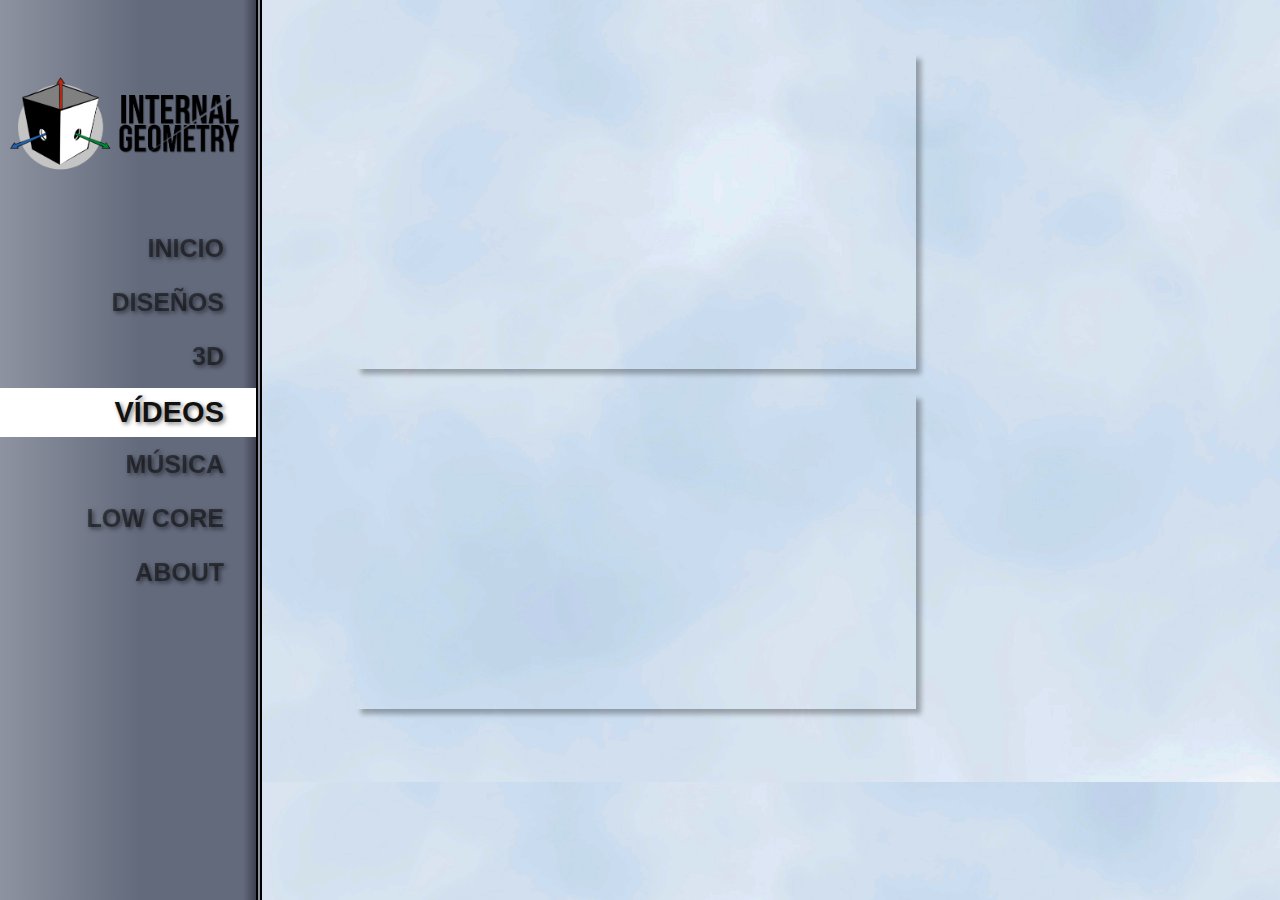
<file: HTML/videos.html>
<!DOCTYPE html>
  <html lang = "es">
    <head>
      <meta charset="utf-8">
      <title>Internal Geometry</title>
      <link rel = "stylesheet" href = "../style.css"/>
      <link rel="shortcut icon" href="../favicon.ico"/>
      <style>

        #main{
          padding-left:5.5vw;
          padding-top:0;
          margin-top:0;
        }

      </style>
    </head>


    <body>
      <input>
      <div id="barraNavegacion" class="barra">
        <img src = "../IMG/logo.png" width = 100%> <br> <br> <br>
        <a href="../index.html">INICIO</a><br><br><br>
        <a href="designs.html">DISEÑOS</a><br><br><br>
        <a href="3d.html">3D</a><br><br><br>
        <a id = "select" href="videos.html">VÍDEOS</a><br><br><br>
        <a href="music.html">MÚSICA</a> <br><br><br>
        <a href="lowcore.html">LOW CORE</a><br><br><br>
        <a href="about.html">ABOUT</a>
      </div>

      <div id="main">
        <table>
          <tr>
            <iframe id = "fbvideo" width="560" height="315" src="https://www.youtube.com/embed/tJVHr0eB2GM" frameborder="0" allow="autoplay; encrypted-media" allowfullscreen></iframe>
          </tr>
          <tr>
            <iframe id = "fbvideo" width="560" height="315" src="https://www.youtube.com/embed/lAKvbax5O3I" frameborder="0" allow="autoplay; encrypted-media" allowfullscreen></iframe>
          </tr>
        </table>
      </div>
    </body>
</html>
</file>
<file: style.css>
body{
  background-image: url('IMG/background.png');
  background-size: cover;
  background-color: #cccccc;
}

.mymusic audio{
  box-shadow: 5px 5px 5px rgba(0,0,0,0.2);
  width: 50vw;
  margin: 1vw;
  border-width: 2px;
  border-style: solid;
  border-color: black;

  border-left-width: 8px;
  border-left-style: solid;
  border-left-color: #ff6600;
  transition: 0.1s;
  border-radius: 5px;
}

.mymusic audio:hover{
  transform: scale(1.05,1.05);
  transition: 0.3s;
  border-color: white;
}

#ytvideo{
  align-content: center;
  width: 60vw;
  height: 35vh;
  display: block;
  box-shadow: 5px 5px 5px rgba(0,0,0,0.3);
  border-left-width: 5px;
  border-style: solid;
  border-left-color: #ff6600;
  border-radius: 15px;
}

#fbvideo{
  margin: 25px;
  align-content: center;
  width: 560px;
  height: 315px;
  display: block;
  box-shadow: 5px 5px 5px rgba(0,0,0,0.3);

}

.barraimagenes{
  padding-top:10vh;
  height:100%;
  width:34.7%;
  position: fixed;
  right:3%;
  top:0;
  background-color: rgba(0,0,0,0);
}

.image2{
  object-fit: cover; /*COMPORTAMIENTO DE ESCALA*/
  object-position: center;
  margin: 0.1vw;
  width: 35vw;
  height: 12vw;
  box-shadow: 0 4px 12px 0 rgba(0,0,0,0.8), 0 6px 20px 0 rgba(0,0,0,0.8);
  transition: 0.3s;
}

.barra {
  border-right: double;
  border-width: 6px;
  height: 100%;
  width: 20%;
  position: fixed;
  text-shadow: 2px 2px 4px rgba(0,0,0,0.5);
  top: 0;
  left: 0;
  background-color: #e6e6e6;
  padding-top: 5%;
  text-align: right;
  font-family: "Trebuchet MS", Helvetica, sans-serif;
  font-weight: bold;

  /*ESTO LO SAQUÉ DE UNA PÁGINA QUE TE CREA GRADIENTES PARA LOS FONDOS! AQUÍ EL ENLACE http://www.colorzilla.com/gradient-editor/ */
  background: #8d93a0; /* Old browsers */
  background: -moz-linear-gradient(left, #8d93a0 0%, #636a7c 55%, #636a7c 95%, #3f4251 100%); /* FF3.6-15 */
  background: -webkit-linear-gradient(left, #8d93a0 0%,#636a7c 55%,#636a7c 95%,#3f4251 100%); /* Chrome10-25,Safari5.1-6 */
  background: linear-gradient(to right, #8d93a0 0%,#636a7c 55%,#636a7c 95%,#3f4251 100%); /* W3C, IE10+, FF16+, Chrome26+, Opera12+, Safari7+ */
  filter: progid:DXImageTransform.Microsoft.gradient( startColorstr='#8d93a0', endColorstr='#3f4251',GradientType=1 ); /* IE6-9 */

}

.barra a {
    position: fixed;
    right: 80%;
    padding: 8px 32px 8px 32px;
    text-decoration: none;
    font-size: 25px;
    color: rgba(0,0,0,0.5);
    display: block;
    transition: width 1s;
    transition: font-size 0.5s;
}

.barra a:hover {
    color: #ff9933;
    transition: 0.1s;
    font-size: 29px;
    transition: 0.3s;
}

#main {
    transition: padding-left .5s;
    margin-left: 20%;
    margin-top:3%;
    padding: 40px;
    padding-right: 43%;
    font-family: "Trebuchet MS", Helvetica, sans-serif;
}

#inicio {
    color: white;
    text-align: center;
    transition: padding-left .5s;
    margin-left: 20%;
    margin-top:3%;
    padding: 40px;
    font-family: "Trebuchet MS", Helvetica, sans-serif;
}

#inicio h1{
  text-shadow: 5px 5px 5px black;
}

#inicio p{
  color: orange;
}

 #select{
   color: #111111;
   font-size: 29px;

   background-color: white;
   width: 20%;
   transition: font-size 0.5s;
 }

.image {
  background-color: #000;
  z-index: -1;
  border-radius: 20px;
  object-fit: cover; /*COMPORTAMIENTO DE ESCALA*/
  object-position: center;
  margin: 0.4vw;
  margin-left: 1vw;
  margin-right: 1vw;
  width: 20vw;
  height: 20vw;
  box-shadow: 0 4px 12px 0 rgba(0,0,0,0.5), 0 6px 20px 0 rgba(0,0,0,0.5);
  transition: 0.3s;
  position: block;
}
.image:hover{
  z-index: 10;
  border-radius: 2px;
  background-color: #000;
  object-fit: scale-down; /*COMPORTAMIENTO DE ESCALA*/
  object-position: center;
  margin: 1vw;
  box-shadow: 0 4px 20px 0 #888888, 0 6px 25px 0 #888888;
  transition: 0.5s;
  transform: scale(1.8,1.8);

}
</file>
